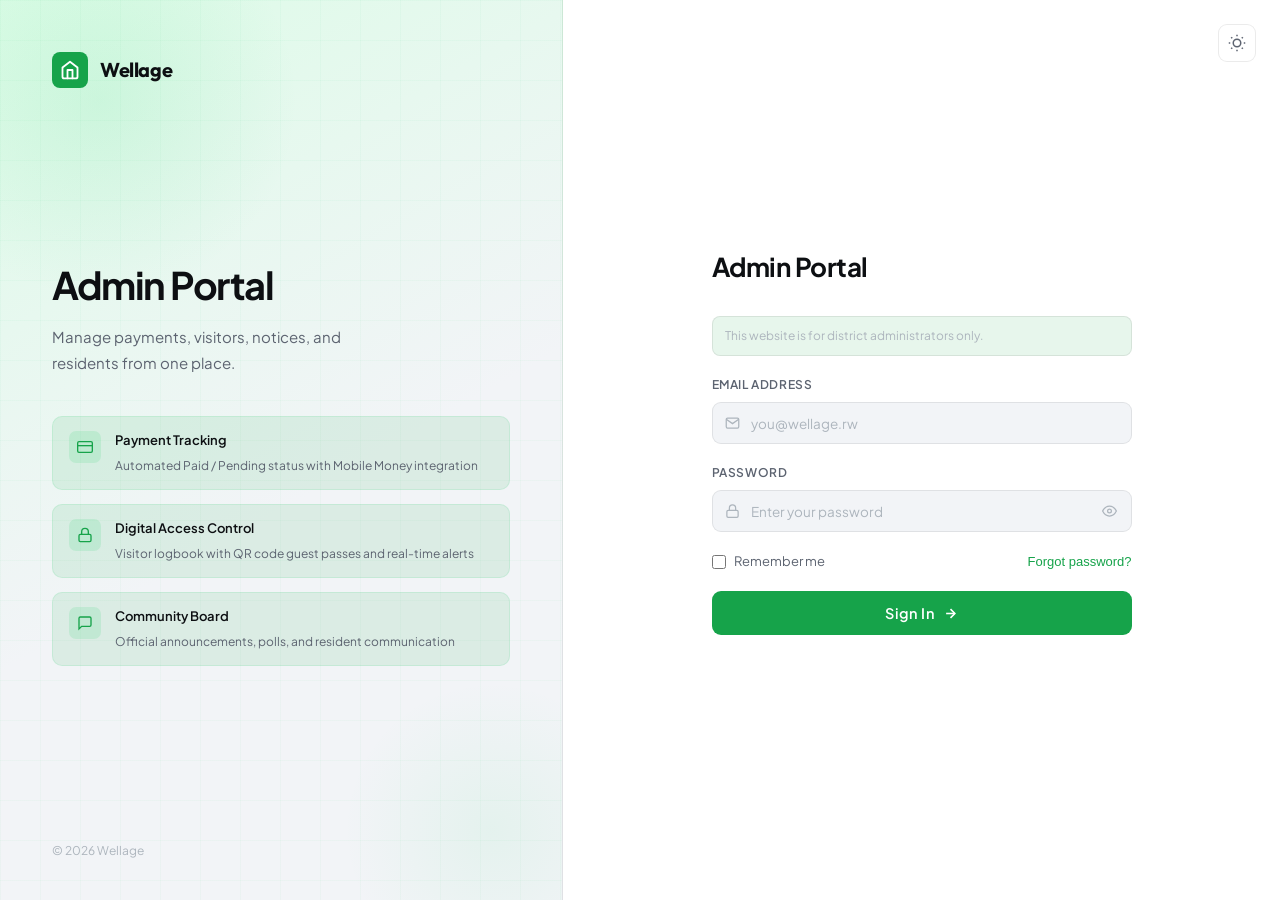
<file: index.html>
<!DOCTYPE html>
<html lang="en" data-theme="light">
<head>
<meta charset="UTF-8">
<meta name="viewport" content="width=device-width, initial-scale=1.0">
<title>Wellage Admin — Smart District Management</title>
<link href="https://fonts.googleapis.com/css2?family=DM+Serif+Display:ital@0;1&family=DM+Sans:ital,opsz,wght@0,9..40,300;0,9..40,400;0,9..40,500;0,9..40,600;0,9..40,700;1,9..40,400&family=Plus+Jakarta+Sans:wght@400;500;600;700&family=Outfit:wght@600;700&display=swap" rel="stylesheet">
<link rel="stylesheet" href="css/styles.css">
</head>
<body>
<!-- ─── THEME TOGGLE (global) ─────────────────────── -->
<button class="theme-btn" onclick="toggleTheme()" id="themeBtn" aria-label="Toggle theme">
  <svg id="themeIcon" viewBox="0 0 24 24" fill="none" stroke="currentColor" stroke-width="2">
    <circle cx="12" cy="12" r="5"/><line x1="12" y1="1" x2="12" y2="3"/><line x1="12" y1="21" x2="12" y2="23"/>
    <line x1="4.22" y1="4.22" x2="5.64" y2="5.64"/><line x1="18.36" y1="18.36" x2="19.78" y2="19.78"/>
    <line x1="1" y1="12" x2="3" y2="12"/><line x1="21" y1="12" x2="23" y2="12"/>
    <line x1="4.22" y1="19.78" x2="5.64" y2="18.36"/><line x1="18.36" y1="5.64" x2="19.78" y2="4.22"/>
  </svg>
</button>

<!-- ════════════════════════════════════════════════════
     AUTH VIEW
════════════════════════════════════════════════════ -->
<div id="authView">
  <div class="auth-wrap">

    <!-- SIDE PANEL -->
    <div class="auth-side">
      <div class="auth-side-grid"></div>

      <div class="side-logo">
        <div class="logo-icon" aria-hidden="true">
          <svg viewBox="0 0 24 24" fill="none" stroke="currentColor" stroke-width="2.2" stroke-linecap="round" stroke-linejoin="round">
            <path d="M3 9l9-7 9 7v11a2 2 0 0 1-2 2H5a2 2 0 0 1-2-2z"></path>
            <polyline points="9 22 9 12 15 12 15 22"></polyline>
          </svg>
        </div>
        <div class="logo-text">Wellage</div>
      </div>

        <div class="side-body">
        <h1 class="side-headline">Admin Portal</h1>
        <p class="side-desc">Manage payments, visitors, notices, and residents from one place.</p>

        <div class="feature-list">
          <div class="feature-item">
            <div class="feature-icon">
              <svg viewBox="0 0 24 24" fill="none" stroke="currentColor" stroke-width="2"><rect x="1" y="4" width="22" height="16" rx="2"/><line x1="1" y1="10" x2="23" y2="10"/></svg>
            </div>
            <div class="feature-text">
              <strong>Payment Tracking</strong>
              <span>Automated Paid / Pending status with Mobile Money integration</span>
            </div>
          </div>
          <div class="feature-item">
            <div class="feature-icon">
              <svg viewBox="0 0 24 24" fill="none" stroke="currentColor" stroke-width="2"><rect x="3" y="11" width="18" height="11" rx="2"/><path d="M7 11V7a5 5 0 0 1 10 0v4"/></svg>
            </div>
            <div class="feature-text">
              <strong>Digital Access Control</strong>
              <span>Visitor logbook with QR code guest passes and real-time alerts</span>
            </div>
          </div>
          <div class="feature-item">
            <div class="feature-icon">
              <svg viewBox="0 0 24 24" fill="none" stroke="currentColor" stroke-width="2"><path d="M21 15a2 2 0 0 1-2 2H7l-4 4V5a2 2 0 0 1 2-2h14a2 2 0 0 1 2 2z"/></svg>
            </div>
            <div class="feature-text">
              <strong>Community Board</strong>
              <span>Official announcements, polls, and resident communication</span>
            </div>
          </div>
        </div>
      </div>

      <div class="side-footer">© 2026 Wellage</div>
    </div>

    <!-- FORM PANEL -->
    <div class="auth-main">

      <!-- LOGIN FORM (Admin only — residents & security use the app) -->
      <div class="form-box" id="loginBox">
        <div class="form-head">
          <h2 class="form-title">Admin Portal</h2>
          <!-- <p class="form-subtitle">Sign in to manage your district. Residents and security staff use the Wellage app.</p> -->
        </div>
        <p class="admin-only-note">This website is for district administrators only.</p>

        <div class="field">
          <label>Email address</label>
          <div class="input-wrap">
            <svg class="field-icon" viewBox="0 0 24 24" fill="none" stroke="currentColor" stroke-width="2"><path d="M4 4h16c1.1 0 2 .9 2 2v12c0 1.1-.9 2-2 2H4c-1.1 0-2-.9-2-2V6c0-1.1.9-2 2-2z"/><polyline points="22,6 12,13 2,6"/></svg>
            <input type="email" id="loginEmail" placeholder="you@wellage.rw">
          </div>
        </div>

        <div class="field">
          <label>Password</label>
          <div class="input-wrap">
            <svg class="field-icon" viewBox="0 0 24 24" fill="none" stroke="currentColor" stroke-width="2"><rect x="3" y="11" width="18" height="11" rx="2"/><path d="M7 11V7a5 5 0 0 1 10 0v4"/></svg>
            <input type="password" id="loginPassword" placeholder="Enter your password">
            <button class="pass-eye" onclick="togglePwd('loginPassword', this)" aria-label="Toggle password">
              <svg viewBox="0 0 24 24" fill="none" stroke="currentColor" stroke-width="2"><path d="M1 12s4-8 11-8 11 8 11 8-4 8-11 8-11-8-11-8z"/><circle cx="12" cy="12" r="3"/></svg>
            </button>
          </div>
        </div>

        <div class="form-row-meta">
          <label class="check-label">
            <input type="checkbox"> Remember me
          </label>
          <button class="link-text">Forgot password?</button>
        </div>

        <button class="btn-submit" onclick="handleLogin()">
          Sign In
          <svg viewBox="0 0 24 24" fill="none" stroke="currentColor" stroke-width="2.5"><line x1="5" y1="12" x2="19" y2="12"/><polyline points="12 5 19 12 12 19"/></svg>
        </button>

        <!-- <div class="switch-row switch-row-muted">
          Residents and security: use the <a href="app/index.html" class="link-app">Wellage app</a>.
        </div> -->
      </div>

      <!-- SIGNUP FORM (hidden on web — app only) -->
      <div class="form-box hidden" id="signupBox">
        <div class="form-head">
          <h2 class="form-title">Join Wellage</h2>
          <p class="form-subtitle">Create your resident account</p>
        </div>

        <div class="role-tabs" id="signupRoleTabs">
          <button class="role-tab active" onclick="selectRole(this, 'signupRoleTabs')">Resident</button>
          <button class="role-tab" onclick="selectRole(this, 'signupRoleTabs')">Security</button>
          <button class="role-tab" onclick="selectRole(this, 'signupRoleTabs')">Admin</button>
        </div>

        <div class="row2">
          <div class="field">
            <label>First Name</label>
            <div class="input-wrap">
              <svg class="field-icon" viewBox="0 0 24 24" fill="none" stroke="currentColor" stroke-width="2"><path d="M20 21v-2a4 4 0 0 0-4-4H8a4 4 0 0 0-4 4v2"/><circle cx="12" cy="7" r="4"/></svg>
              <input type="text" id="signupFirst" placeholder="First name">
            </div>
          </div>
          <div class="field">
            <label>Last Name</label>
            <div class="input-wrap">
              <svg class="field-icon" viewBox="0 0 24 24" fill="none" stroke="currentColor" stroke-width="2"><path d="M20 21v-2a4 4 0 0 0-4-4H8a4 4 0 0 0-4 4v2"/><circle cx="12" cy="7" r="4"/></svg>
              <input type="text" id="signupLast" placeholder="Last name">
            </div>
          </div>
        </div>

        <div class="field">
          <label>Email address</label>
          <div class="input-wrap">
            <svg class="field-icon" viewBox="0 0 24 24" fill="none" stroke="currentColor" stroke-width="2"><path d="M4 4h16c1.1 0 2 .9 2 2v12c0 1.1-.9 2-2 2H4c-1.1 0-2-.9-2-2V6c0-1.1.9-2 2-2z"/><polyline points="22,6 12,13 2,6"/></svg>
            <input type="email" id="signupEmail" placeholder="you@wellage.rw">
          </div>
        </div>

        <div class="field">
          <label>Phone Number</label>
          <div class="input-wrap">
            <svg class="field-icon" viewBox="0 0 24 24" fill="none" stroke="currentColor" stroke-width="2"><path d="M22 16.92v3a2 2 0 0 1-2.18 2 19.79 19.79 0 0 1-8.63-3.07A19.5 19.5 0 0 1 4.69 12 19.79 19.79 0 0 1 1.61 3.44 2 2 0 0 1 3.6 1.27h3a2 2 0 0 1 2 1.72c.127.96.361 1.903.7 2.81a2 2 0 0 1-.45 2.11L7.91 8.96a16 16 0 0 0 6.13 6.13l.95-.95a2 2 0 0 1 2.11-.45c.907.339 1.85.573 2.81.7A2 2 0 0 1 22 16.92z"/></svg>
            <input type="text" id="signupPhone" placeholder="+250 7XX XXX XXX">
          </div>
        </div>

        <div class="field">
          <label>House / Unit Number</label>
          <div class="input-wrap">
            <svg class="field-icon" viewBox="0 0 24 24" fill="none" stroke="currentColor" stroke-width="2"><path d="M3 9l9-7 9 7v11a2 2 0 01-2 2H5a2 2 0 01-2-2z"/><polyline points="9 22 9 12 15 12 15 22"/></svg>
            <input type="text" id="signupHouse" placeholder="e.g. A-12">
          </div>
        </div>

        <div class="field">
          <label>Password</label>
          <div class="input-wrap">
            <svg class="field-icon" viewBox="0 0 24 24" fill="none" stroke="currentColor" stroke-width="2"><rect x="3" y="11" width="18" height="11" rx="2"/><path d="M7 11V7a5 5 0 0 1 10 0v4"/></svg>
            <input type="password" id="signupPassword" placeholder="Create a strong password">
            <button class="pass-eye" onclick="togglePwd('signupPassword', this)" aria-label="Toggle password">
              <svg viewBox="0 0 24 24" fill="none" stroke="currentColor" stroke-width="2"><path d="M1 12s4-8 11-8 11 8 11 8-4 8-11 8-11-8-11-8z"/><circle cx="12" cy="12" r="3"/></svg>
            </button>
          </div>
        </div>

        <div class="field">
          <label>Confirm Password</label>
          <div class="input-wrap">
            <svg class="field-icon" viewBox="0 0 24 24" fill="none" stroke="currentColor" stroke-width="2"><rect x="3" y="11" width="18" height="11" rx="2"/><path d="M7 11V7a5 5 0 0 1 10 0v4"/></svg>
            <input type="password" id="signupConfirm" placeholder="Repeat password">
          </div>
          <p class="err-msg hidden" id="pwdErr">Passwords do not match.</p>
        </div>

        <button class="btn-submit" onclick="handleSignup()" style="margin-top:8px;">
          Create Account
          <svg viewBox="0 0 24 24" fill="none" stroke="currentColor" stroke-width="2.5"><line x1="5" y1="12" x2="19" y2="12"/><polyline points="12 5 19 12 12 19"/></svg>
        </button>

        <div class="switch-row">
          Already have an account? <button class="link-text" onclick="showForm('login')">Sign in</button>
        </div>
      </div>

    </div>
  </div>
</div>

<!-- ════════════════════════════════════════════════════
     APP VIEW
════════════════════════════════════════════════════ -->
<div id="appView" class="hidden">
  <div class="layout">

    <!-- SIDEBAR -->
    <aside class="sidebar">
      <div class="sidebar-brand">
        <div class="brand-ic">
          <svg viewBox="0 0 24 24" fill="none" stroke="currentColor" stroke-width="2.2" stroke-linecap="round" stroke-linejoin="round"><path d="M3 9l9-7 9 7v11a2 2 0 0 1-2 2H5a2 2 0 0 1-2-2z"/><polyline points="9 22 9 12 15 12 15 22"/></svg>
        </div>
        <span class="brand-name">Wellage</span>
      </div>

      <nav class="sidebar-nav">
        <div class="nav-section-lbl">Main</div>
        <div class="nav-item sb-nav-item active" onclick="navTo('dashboard', this)">
          <svg viewBox="0 0 24 24" fill="none" stroke="currentColor" stroke-width="2" stroke-linecap="round"><rect x="3" y="3" width="7" height="7" rx="1"/><rect x="14" y="3" width="7" height="7" rx="1"/><rect x="3" y="14" width="7" height="7" rx="1"/><rect x="14" y="14" width="7" height="7" rx="1"/></svg>
          <span>Overview</span>
        </div>
        <div class="nav-item sb-nav-item" onclick="navTo('payments', this)">
          <svg viewBox="0 0 24 24" fill="none" stroke="currentColor" stroke-width="2" stroke-linecap="round"><rect x="2" y="5" width="20" height="14" rx="2"/><line x1="2" y1="10" x2="22" y2="10"/></svg>
          <span>Payments</span>
          <span class="nav-badge" id="nav-badge-payments">3</span>
        </div>
        <div class="nav-item sb-nav-item" onclick="navTo('visitors', this)">
          <svg viewBox="0 0 24 24" fill="none" stroke="currentColor" stroke-width="2" stroke-linecap="round"><path d="M17 21v-2a4 4 0 0 0-4-4H5a4 4 0 0 0-4 4v2"/><circle cx="9" cy="7" r="4"/><path d="M23 21v-2a4 4 0 0 0-3-3.87"/><path d="M16 3.13a4 4 0 0 1 0 7.75"/></svg>
          <span>Visitors</span>
        </div>
        <div class="nav-item sb-nav-item" onclick="navTo('notices', this)">
          <svg viewBox="0 0 24 24" fill="none" stroke="currentColor" stroke-width="2" stroke-linecap="round"><path d="M21 15a2 2 0 0 1-2 2H7l-4 4V5a2 2 0 0 1 2-2h14a2 2 0 0 1 2 2z"/></svg>
          <span>Notices</span>
          <span class="nav-badge" id="nav-badge-notices">4</span>
        </div>
        <div class="nav-item sb-nav-item" onclick="navTo('residents', this)">
          <svg viewBox="0 0 24 24" fill="none" stroke="currentColor" stroke-width="2" stroke-linecap="round"><path d="M20 21v-2a4 4 0 0 0-4-4H8a4 4 0 0 0-4 4v2"/><circle cx="12" cy="7" r="4"/></svg>
          <span>Residents</span>
        </div>
        <div class="nav-item sb-nav-item" onclick="navTo('incidents', this)" id="nav-incidents">
          <svg viewBox="0 0 24 24" fill="none" stroke="currentColor" stroke-width="2" stroke-linecap="round" stroke-linejoin="round"><path d="M10.29 3.86L1.82 18a2 2 0 0 0 1.71 3h16.94a2 2 0 0 0 1.71-3L13.71 3.86a2 2 0 0 0-3.42 0z"/><line x1="12" y1="9" x2="12" y2="13"/><line x1="12" y1="17" x2="12.01" y2="17"/></svg>
          <span>Incidents</span>
          <span class="nav-badge nav-badge-red hidden" id="nav-badge-incidents"></span>
        </div>
      </nav>

      <div class="sidebar-footer">
        <div class="user-row">
          <div class="user-av" id="userAvatar">BE</div>
          <div class="user-info">
            <div class="user-name" id="userName">belyse_intwaza</div>
            <div class="user-role" id="userRole">Admin</div>
          </div>
        </div>
        <button type="button" class="signout-btn" onclick="logout()">
          <svg viewBox="0 0 24 24" fill="none" stroke="currentColor" stroke-width="2" stroke-linecap="round"><path d="M9 21H5a2 2 0 0 1-2-2V5a2 2 0 0 1 2-2h4"/><polyline points="16 17 21 12 16 7"/><line x1="21" y1="12" x2="9" y2="12"/></svg>
          Sign out
        </button>
      </div>
    </aside>

    <!-- MAIN -->
    <div class="main">
      <header class="topbar">
          <div class="topbar-left">
            <div class="topbar-page" id="pageTitle">Overview</div>
            <div class="topbar-date" id="pageSubtitle">Monday, 9 March 2026</div>
          </div>
        <div class="topbar-right">
          <button type="button" class="topbar-btn topbar-btn--icon" title="Notifications">
            <svg class="topbar-icon topbar-icon--bell" viewBox="0 0 24 24" fill="none" stroke="currentColor" stroke-width="1.5" stroke-linecap="round" stroke-linejoin="round"><path d="M18 8A6 6 0 0 0 6 8c0 7-3 9-3 9h18s-3-2-3-9"/><path d="M13.73 21a2 2 0 0 1-3.46 0"/></svg>
            <span class="notif-dot"></span>
          </button>
          <button type="button" class="topbar-btn topbar-btn--icon" onclick="toggleTheme()" title="Toggle theme" aria-label="Toggle theme">
            <svg class="theme-icon topbar-icon topbar-icon--sun" viewBox="0 0 24 24" fill="none" stroke="currentColor" stroke-width="1.5" stroke-linecap="round" stroke-linejoin="round"><circle cx="12" cy="12" r="5"/><line x1="12" y1="1" x2="12" y2="3"/><line x1="12" y1="21" x2="12" y2="23"/><line x1="4.22" y1="4.22" x2="5.64" y2="5.64"/><line x1="18.36" y1="18.36" x2="19.78" y2="19.78"/><line x1="1" y1="12" x2="3" y2="12"/><line x1="21" y1="12" x2="23" y2="12"/><line x1="4.22" y1="19.78" x2="5.64" y2="18.36"/><line x1="18.36" y1="5.64" x2="19.78" y2="4.22"/></svg>
          </button>
          </div>
        </header>

      <div class="content">
      <!-- DASHBOARD PAGE -->
      <section class="page active" id="page-dashboard">

        <!-- Emergency Alert -->
        <!-- Active emergency alerts — hidden when none active -->
        <div class="web-emergency-wrap hidden" id="webEmergencyWrap">
          <div class="web-emergency-list" id="webEmergencyList"></div>
        </div>

        <!-- Emergency compose modal -->
        <div class="web-emergency-modal-bg hidden" id="webEmergencyModalBg" onclick="if(event.target===this)closeWebEmergencyModal()">
          <div class="web-emergency-modal">
            <div class="web-emergency-modal-head">
              <div class="web-emergency-modal-icon">
                <svg viewBox="0 0 24 24" fill="none" stroke="currentColor" stroke-width="2.5" stroke-linecap="round" stroke-linejoin="round"><path d="M10.29 3.86L1.82 18a2 2 0 0 0 1.71 3h16.94a2 2 0 0 0 1.71-3L13.71 3.86a2 2 0 0 0-3.42 0z"/><line x1="12" y1="9" x2="12" y2="13"/><line x1="12" y1="17" x2="12.01" y2="17"/></svg>
              </div>
              <div>
                <div class="web-emergency-modal-title">Send Emergency Alert</div>
                <div class="web-emergency-modal-sub">This will notify all residents and security immediately.</div>
              </div>
              <button type="button" class="web-emergency-modal-close" onclick="closeWebEmergencyModal()">
                <svg viewBox="0 0 24 24" fill="none" stroke="currentColor" stroke-width="2.5"><line x1="18" y1="6" x2="6" y2="18"/><line x1="6" y1="6" x2="18" y2="18"/></svg>
              </button>
            </div>
            <div class="web-emergency-modal-body">
              <div class="web-emergency-type-label">Alert type</div>
              <div class="web-emergency-type-grid" id="webEmergencyTypeGrid">
                <button type="button" class="web-emergency-type-btn active" onclick="selectWebEmergencyType(this)" data-type="Security Threat">
                  <svg viewBox="0 0 24 24" fill="none" stroke="currentColor" stroke-width="2"><path d="M12 22s8-4 8-10V5l-8-3-8 3v7c0 6 8 10 8 10z"/></svg>
                  Security Threat
                </button>
                <button type="button" class="web-emergency-type-btn" onclick="selectWebEmergencyType(this)" data-type="Fire">
                  <svg viewBox="0 0 24 24" fill="none" stroke="currentColor" stroke-width="2"><path d="M8.5 14.5A2.5 2.5 0 0 0 11 12c0-1.38-.5-2-1-3-1.072-2.143-.224-4.054 2-6 .5 2.5 2 4.9 4 6.5 2 1.6 3 3.5 3 5.5a7 7 0 1 1-14 0c0-1.153.433-2.294 1-3a2.5 2.5 0 0 0 2.5 2.5z"/></svg>
                  Fire
                </button>
                <button type="button" class="web-emergency-type-btn" onclick="selectWebEmergencyType(this)" data-type="Accident">
                  <svg viewBox="0 0 24 24" fill="none" stroke="currentColor" stroke-width="2"><circle cx="12" cy="12" r="10"/><line x1="12" y1="8" x2="12" y2="12"/><line x1="12" y1="16" x2="12.01" y2="16"/></svg>
                  Accident
                </button>
                <button type="button" class="web-emergency-type-btn" onclick="selectWebEmergencyType(this)" data-type="Other">
                  <svg viewBox="0 0 24 24" fill="none" stroke="currentColor" stroke-width="2"><circle cx="12" cy="12" r="10"/><path d="M9.09 9a3 3 0 0 1 5.83 1c0 2-3 3-3 3"/><line x1="12" y1="17" x2="12.01" y2="17"/></svg>
                  Other
                </button>
              </div>
              <div class="web-emergency-type-label" style="margin-top:16px">Message <span style="font-weight:400;color:var(--text-muted)">(optional)</span></div>
              <textarea class="web-emergency-textarea" id="webEmergencyMsg" placeholder="Describe the situation…" rows="3"></textarea>
            </div>
            <div class="web-emergency-modal-foot">
              <button type="button" class="web-emergency-cancel-btn" onclick="closeWebEmergencyModal()">Cancel</button>
              <button type="button" class="web-emergency-confirm-btn" onclick="sendWebEmergencyAlert()">
                <svg viewBox="0 0 24 24" fill="none" stroke="currentColor" stroke-width="2.5" stroke-linecap="round"><path d="M10.29 3.86L1.82 18a2 2 0 0 0 1.71 3h16.94a2 2 0 0 0 1.71-3L13.71 3.86a2 2 0 0 0-3.42 0z"/></svg>
                Send Alert
              </button>
            </div>
          </div>
        </div>

        <div class="sec-lbl">Needs your attention</div>
        <div class="attention-grid">
          <div class="attention-card" onclick="navTo('payments', null)">
            <div class="attention-ic pay">
              <svg viewBox="0 0 24 24" fill="none" stroke="currentColor" stroke-width="2" stroke-linecap="round"><rect x="2" y="5" width="20" height="14" rx="2"/><line x1="2" y1="10" x2="22" y2="10"/></svg>
            </div>
            <div class="attention-body">
              <div class="attention-title">Payments to approve</div>
              <div class="attention-sub">3 pending · 3 overdue</div>
            </div>
            <div class="attention-arr">
              <svg viewBox="0 0 24 24" fill="none" stroke="currentColor" stroke-width="2" stroke-linecap="round"><polyline points="9 18 15 12 9 6"/></svg>
            </div>
          </div>
          <div class="attention-card" onclick="navTo('residents', null)">
            <div class="attention-ic res">
              <svg viewBox="0 0 24 24" fill="none" stroke="currentColor" stroke-width="2" stroke-linecap="round"><path d="M20 21v-2a4 4 0 0 0-4-4H8a4 4 0 0 0-4 4v2"/><circle cx="12" cy="7" r="4"/></svg>
            </div>
            <div class="attention-body">
              <div class="attention-title">New resident signups</div>
              <div class="attention-sub" id="dashboard-pending-residents-count">0 requests</div>
            </div>
            <div class="attention-arr">
              <svg viewBox="0 0 24 24" fill="none" stroke="currentColor" stroke-width="2" stroke-linecap="round"><polyline points="9 18 15 12 9 6"/></svg>
            </div>
          </div>
        </div>

        <div class="stats-grid">
          <div class="stat-card">
            <div class="stat-lbl">Total residents</div>
            <div class="stat-val">48</div>
            <div class="stat-sub">All units registered</div>
          </div>
          <div class="stat-card">
            <div class="stat-lbl">Paid this month</div>
            <div class="stat-val green">39</div>
            <div class="stat-sub">81.2% collection</div>
          </div>
          <div class="stat-card">
            <div class="stat-lbl">Pending</div>
            <div class="stat-val amber">9</div>
            <div class="stat-sub red">3 overdue</div>
          </div>
          <div class="stat-card">
            <div class="stat-lbl">Visitors today</div>
            <div class="stat-val">14</div>
            <div class="stat-sub">3 on-site</div>
          </div>
        </div>

        <div class="bottom-grid">
          <div class="card">
            <div class="card-head">
              <span class="card-title">Recent payments</span>
              <span class="card-link" onclick="navTo('payments', null)">View all</span>
            </div>
            <table>
              <thead>
                <tr><th>Resident</th><th>Unit</th><th>Amount</th><th>Status</th></tr>
              </thead>
              <tbody>
                <tr onclick="navTo('payments', null)"><td class="name">Kamana Eric</td><td class="unit">B-04</td><td class="amount">25,000 RWF</td><td><span class="status-chip paid">Paid</span></td></tr>
                <tr onclick="navTo('payments', null)"><td class="name">Uwase Claire</td><td class="unit">A-08</td><td class="amount">25,000 RWF</td><td><span class="status-chip pending">Pending</span></td></tr>
                <tr onclick="navTo('payments', null)"><td class="name">Mugisha Patrick</td><td class="unit">A-03</td><td class="amount">25,000 RWF</td><td><span class="status-chip overdue">Overdue</span></td></tr>
                <tr onclick="navTo('payments', null)"><td class="name">Cyiza Vestine</td><td class="unit">D-07</td><td class="amount">25,000 RWF</td><td><span class="status-chip paid">Paid</span></td></tr>
                <tr onclick="navTo('payments', null)"><td class="name">Ndayisaba Théo</td><td class="unit">C-02</td><td class="amount">25,000 RWF</td><td><span class="status-chip paid">Paid</span></td></tr>
              </tbody>
            </table>
          </div>
          <div class="card">
            <div class="card-head">
              <span class="card-title">Activity</span>
              <span class="card-link">See all</span>
            </div>
            <div class="activity-list">
              <div class="activity-item">
                <span class="activity-dot green"></span>
                <span class="activity-text"><strong>Kamana Eric</strong> submitted payment for March</span>
                <span class="activity-time">9:42 AM</span>
              </div>
              <div class="activity-item">
                <span class="activity-dot blue"></span>
                <span class="activity-text">Visitor <strong>Diane M.</strong> checked in — C-02</span>
                <span class="activity-time">9:17 AM</span>
              </div>
              <div class="activity-item">
                <span class="activity-dot amber"></span>
                <span class="activity-text">Notice: <strong>Water maintenance Friday</strong> published</span>
                <span class="activity-time">8:55 AM</span>
              </div>
              <div class="activity-item">
                <span class="activity-dot red"></span>
                <span class="activity-text"><strong>Mugisha Patrick</strong> payment overdue</span>
                <span class="activity-time">8:30 AM</span>
              </div>
              <div class="activity-item">
                <span class="activity-dot green"></span>
                <span class="activity-text"><strong>Cyiza Vestine</strong> submitted payment for March</span>
                <span class="activity-time">8:12 AM</span>
              </div>
              <div class="activity-item">
                <span class="activity-dot blue"></span>
                <span class="activity-text">Visitor <strong>Jean Paul K.</strong> checked out — A-12</span>
                <span class="activity-time">7:58 AM</span>
              </div>
            </div>
          </div>
        </div>
      </section>

      <!-- ─── PAYMENTS PAGE ──────────────────────────── -->
      <section class="page" id="page-payments">
        <div class="stat-strip">
          <div class="stat-card"><div class="stat-lbl">Collected this month</div><div class="stat-val green" id="s-collected">975,000 RWF</div><div class="stat-sub green" id="s-collected-sub">39 residents</div></div>
          <div class="stat-card"><div class="stat-lbl">Pending</div><div class="stat-val amber" id="s-pending">6</div><div class="stat-sub amber" id="p-pending-amt">—</div></div>
          <div class="stat-card"><div class="stat-lbl">Overdue</div><div class="stat-val red" id="s-overdue">3</div><div class="stat-sub red" id="p-overdue-amt">—</div></div>
          <div class="stat-card"><div class="stat-lbl">Collection rate</div><div class="stat-val" id="s-rate">81.2%</div><div class="stat-sub">48 total residents</div></div>
        </div>

        <div class="toolbar">
          <div class="search-wrap">
            <svg viewBox="0 0 24 24" fill="none" stroke="currentColor" stroke-width="2" stroke-linecap="round"><circle cx="11" cy="11" r="8"/><line x1="21" y1="21" x2="16.65" y2="16.65"/></svg>
            <input type="text" id="search-inp" placeholder="Search resident or unit…" oninput="applyPaymentsFilters()"/>
          </div>
          <select class="filter-select" id="status-filter" onchange="applyPaymentsFilters()">
            <option value="">All Status</option>
            <option value="paid">Paid</option>
            <option value="pending">Pending</option>
            <option value="overdue">Overdue</option>
          </select>
          <select class="month-select" id="month-filter" onchange="applyPaymentsFilters()">
            <option value="March 2026">March 2026</option>
            <option value="February 2026">February 2026</option>
            <option value="January 2026">January 2026</option>
          </select>
          <div class="spacer"></div>
          <button class="record-btn" onclick="openPaymentModal()">
            <svg viewBox="0 0 24 24" fill="none" stroke="currentColor" stroke-width="2.5" stroke-linecap="round"><line x1="12" y1="5" x2="12" y2="19"/><line x1="5" y1="12" x2="19" y2="12"/></svg>
            Record Payment
          </button>
        </div>

        <div class="card">
          <div class="card-head">
            <span class="card-title" id="table-title">Payment Records — March 2026</span>
            <span class="card-meta" id="table-meta">48 residents</span>
          </div>
          <div class="table-wrap">
            <table>
              <thead>
                <tr>
                  <th onclick="sortPaymentsTable('name')">Resident</th>
                  <th onclick="sortPaymentsTable('unit')">Unit</th>
                  <th>Service</th>
                  <th onclick="sortPaymentsTable('amount')">Amount</th>
                  <th onclick="sortPaymentsTable('date')">Date</th>
                  <th onclick="sortPaymentsTable('status')">Status</th>
                  <th style="width:44px"></th>
                </tr>
              </thead>
              <tbody id="table-body"></tbody>
            </table>
            <div id="payments-empty-state" class="empty-state" style="display:none">
              <svg viewBox="0 0 24 24" fill="none" stroke="currentColor" stroke-width="1.5"><circle cx="11" cy="11" r="8"/><line x1="21" y1="21" x2="16.65" y2="16.65"/></svg>
              <p>No results found</p>
              <span>Try adjusting your search or filters</span>
            </div>
          </div>
        </div>
      </section>

      <!-- ─── VISITORS PAGE ──────────────────────────── -->
      <section class="page" id="page-visitors">
        <div class="stat-strip">
          <div class="stat-card">
            <div class="stat-lbl">On-site now</div>
            <div class="stat-val green" id="vis-s-onsite">3</div>
            <div class="stat-sub green">Active visitors</div>
          </div>
          <div class="stat-card">
            <div class="stat-lbl">Total today</div>
            <div class="stat-val" id="vis-s-today">14</div>
            <div class="stat-sub">All check-ins</div>
          </div>
          <div class="stat-card">
            <div class="stat-lbl">Checked out</div>
            <div class="stat-val" id="vis-s-left">11</div>
            <div class="stat-sub">Departed today</div>
          </div>
          <div class="stat-card">
            <div class="stat-lbl">Avg. visit duration</div>
            <div class="stat-val" id="vis-s-avg">1h 42m</div>
            <div class="stat-sub">Today's average</div>
          </div>
        </div>

        <div class="toolbar">
          <div class="search-wrap">
            <svg viewBox="0 0 24 24" fill="none" stroke="currentColor" stroke-width="2" stroke-linecap="round"><circle cx="11" cy="11" r="8"/><line x1="21" y1="21" x2="16.65" y2="16.65"/></svg>
            <input type="text" id="vis-search" placeholder="Search visitor or unit…" oninput="applyVisitorFilters()">
          </div>
          <select class="filter-select" id="vis-status-filter" onchange="applyVisitorFilters()">
            <option value="">All Status</option>
            <option value="onsite">On-site</option>
            <option value="left">Left</option>
          </select>
          <div class="spacer"></div>
          <button class="record-btn outline" onclick="openWebQRModal()">
            <svg viewBox="0 0 24 24" fill="none" stroke="currentColor" stroke-width="2" stroke-linecap="round"><rect x="3" y="3" width="7" height="7"/><rect x="14" y="3" width="7" height="7"/><rect x="3" y="14" width="7" height="7"/><rect x="14" y="14" width="3" height="3"/></svg>
            Share QR
          </button>
          <button class="record-btn" onclick="openVisitorModal()">
            <svg viewBox="0 0 24 24" fill="none" stroke="currentColor" stroke-width="2.5" stroke-linecap="round"><line x1="12" y1="5" x2="12" y2="19"/><line x1="5" y1="12" x2="19" y2="12"/></svg>
            Check In Visitor
          </button>
        </div>

        <div class="visitors-grid">
          <!-- Logbook table -->
          <div class="card">
            <div class="card-head">
              <span class="card-title" id="vis-table-title">Visitor Logbook — Today</span>
              <span class="card-meta" id="vis-table-meta">14 entries</span>
            </div>
            <div class="table-wrap">
              <table>
                <thead>
                <tr>
                  <th>Host</th>
                  <th>Phone</th>
                  <th>Vehicle</th>
                  <th>Unit</th>
                  <th>Check In</th>
                  <th>Check Out</th>
                  <th>Status</th>
                  <th style="width:40px"></th>
                </tr>
                </thead>
                <tbody id="vis-table-body"></tbody>
              </table>
              <div id="vis-empty-state" class="empty-state" style="display:none">
                <svg viewBox="0 0 24 24" fill="none" stroke="currentColor" stroke-width="1.5"><path d="M17 21v-2a4 4 0 0 0-4-4H5a4 4 0 0 0-4 4v2"/><circle cx="9" cy="7" r="4"/></svg>
                <p>No visitors found</p>
                <span>Try adjusting your filters</span>
              </div>
            </div>
          </div>

          <!-- Side panel -->
          <div class="side-panel">
            <div class="live-card">
              <div class="live-card-top">
                <span class="live-label">Live — On-site now</span>
                <span class="live-dot"></span>
              </div>
              <div class="live-count" id="vis-live-count">3</div>
              <div class="live-sub">visitors currently inside</div>
            </div>

            <div class="card">
              <div class="card-head">
                <span class="card-title">Today's summary</span>
              </div>
              <div class="summary-card summary-card-inner">
                <div class="summary-row">
                  <span class="summary-key">
                    <svg viewBox="0 0 24 24" fill="none" stroke="currentColor" stroke-width="2" stroke-linecap="round"><path d="M15 3h4a2 2 0 0 1 2 2v14a2 2 0 0 1-2 2h-4"/><polyline points="10 17 15 12 10 7"/><line x1="15" y1="12" x2="3" y2="12"/></svg>
                    Check-ins
                  </span>
                  <span class="summary-val" id="vis-sum-checkins">14</span>
                </div>
                <div class="summary-row">
                  <span class="summary-key">
                    <svg viewBox="0 0 24 24" fill="none" stroke="currentColor" stroke-width="2" stroke-linecap="round"><path d="M9 21H5a2 2 0 0 1-2-2V5a2 2 0 0 1 2-2h4"/><polyline points="16 17 21 12 16 7"/><line x1="21" y1="12" x2="9" y2="12"/></svg>
                    Check-outs
                  </span>
                  <span class="summary-val" id="vis-sum-checkouts">11</span>
                </div>
                <div class="summary-row">
                  <span class="summary-key">
                    <svg viewBox="0 0 24 24" fill="none" stroke="currentColor" stroke-width="2" stroke-linecap="round"><rect x="3" y="11" width="18" height="11" rx="2"/><path d="M7 11V7a5 5 0 0 1 10 0v4"/></svg>
                    Most visited unit
                  </span>
                  <span class="summary-val" id="vis-most-unit">C-02</span>
                </div>
                <div class="summary-row">
                  <span class="summary-key">
                    <svg viewBox="0 0 24 24" fill="none" stroke="currentColor" stroke-width="2" stroke-linecap="round"><circle cx="12" cy="12" r="10"/><polyline points="12 6 12 12 16 14"/></svg>
                    Peak hour
                  </span>
                  <span class="summary-val" id="vis-peak-hour">9–10 AM</span>
                </div>
              </div>
            </div>
          </div>
        </div>
      </section>

      <!-- Visitors: Check-in Modal -->
      <div class="modal-bg visitor-modal-bg" id="visitor-modal-bg" onclick="closeVisitorModal()">
        <div class="modal visitor-modal" onclick="event.stopPropagation()">
          <div class="modal-head">
            <div>
              <div class="modal-title">Check In Visitor</div>
              <div class="modal-sub">Log a new visitor to the estate</div>
            </div>
            <button type="button" class="modal-cls" onclick="closeVisitorModal()">
              <svg viewBox="0 0 24 24" fill="none" stroke="currentColor" stroke-width="2.5" stroke-linecap="round"><line x1="18" y1="6" x2="6" y2="18"/><line x1="6" y1="6" x2="18" y2="18"/></svg>
            </button>
          </div>
          <div class="modal-body">
            <div class="field-row">
              <div class="field-group">
                <label class="field-lbl">Visitor name</label>
                <input class="field-inp" type="text" id="v-name" placeholder="Full name">
              </div>
              <div class="field-group">
                <label class="field-lbl">Host unit</label>
                <input class="field-inp" type="text" id="v-host" placeholder="e.g. A-12">
              </div>
            </div>
            <div class="field-row">
              <div class="field-group">
                <label class="field-lbl">Vehicle plate</label>
                <input class="field-inp" type="text" id="v-plate" placeholder="e.g. RAC 123A (optional)">
              </div>
              <div class="field-group">
                <label class="field-lbl">Phone number</label>
                <input class="field-inp" type="text" id="v-phone" placeholder="+250 7XX XXX XXX">
              </div>
            </div>
          </div>
          <div class="modal-footer">
            <button type="button" class="modal-cancel" onclick="closeVisitorModal()">Cancel</button>
            <button type="button" class="modal-submit" onclick="submitVisitorCheckin()">
              <svg viewBox="0 0 24 24" fill="none" stroke="currentColor" stroke-width="2.5" stroke-linecap="round"><path d="M15 3h4a2 2 0 0 1 2 2v14a2 2 0 0 1-2 2h-4"/><polyline points="10 17 15 12 10 7"/><line x1="15" y1="12" x2="3" y2="12"/></svg>
              Check In
            </button>
          </div>
        </div>
      </div>

      <!-- Web Resolve Incident modal -->
      <div class="web-emergency-modal-bg hidden" id="webResolveModalBg" onclick="if(event.target===this)closeWebResolveModal()">
        <div class="wli-modal" onclick="event.stopPropagation()">
          <div class="wli-head">
            <div class="wli-head-left">
              <div class="wli-title">Mark as Resolved</div>
              <div class="wli-sub">Confirm this incident has been handled.</div>
            </div>
            <button class="wli-cls" onclick="closeWebResolveModal()">
              <svg viewBox="0 0 24 24" fill="none" stroke="currentColor" stroke-width="2.5" stroke-linecap="round" width="15" height="15"><line x1="18" y1="6" x2="6" y2="18"/><line x1="6" y1="6" x2="18" y2="18"/></svg>
            </button>
          </div>
          <div class="wli-body">
            <div class="wli-field">
              <div class="wli-lbl">Resolution note <span class="wli-optional">Optional</span></div>
              <textarea class="wli-inp wli-textarea" id="webResolveNote" placeholder="How was the situation handled?" rows="3"></textarea>
            </div>
          </div>
          <div class="wli-footer">
            <button class="wli-cancel" onclick="closeWebResolveModal()">Cancel</button>
            <button class="wli-submit" onclick="submitWebResolve()">
              <svg viewBox="0 0 24 24" fill="none" stroke="currentColor" stroke-width="2.5" stroke-linecap="round" width="14" height="14"><polyline points="20 6 9 17 4 12"/></svg>
              Confirm Resolved
            </button>
          </div>
        </div>
      </div>

      <!-- Web Share QR modal -->
      <div class="web-emergency-modal-bg hidden" id="webQRModalBg" onclick="if(event.target===this)closeWebQRModal()">
        <div class="wli-modal" onclick="event.stopPropagation()">
          <div class="wli-head">
            <div class="wli-head-left">
              <div class="wli-title">Gate QR Code</div>
              <div class="wli-sub">Share with a visitor to allow gate entry</div>
            </div>
            <button class="wli-cls" onclick="closeWebQRModal()">
              <svg viewBox="0 0 24 24" fill="none" stroke="currentColor" stroke-width="2.5" stroke-linecap="round" width="15" height="15"><line x1="18" y1="6" x2="6" y2="18"/><line x1="6" y1="6" x2="18" y2="18"/></svg>
            </button>
          </div>
          <div class="wli-body" style="align-items:center">
            <!-- QR card -->
            <div class="web-qr-card">
              <div class="web-qr-lbl">
                <svg viewBox="0 0 24 24" fill="none" stroke="currentColor" stroke-width="2" stroke-linecap="round" width="12" height="12"><path d="M3 9l9-7 9 7v11a2 2 0 01-2 2H5a2 2 0 01-2-2z"/></svg>
                <span id="webQrLabel">Urugo Estate · Gate Access</span>
              </div>
              <div class="web-qr-frame">
                <div id="webQRCode"></div>
              </div>
              <div class="web-qr-expiry">
                <span class="web-qr-dot"></span>
                Active · expires <span id="webQrExpiry">—</span>
              </div>
            </div>
            <!-- Unit field -->
            <div class="wli-field" style="width:100%">
              <div class="wli-lbl">For unit <span class="wli-optional">Optional</span></div>
              <input class="wli-inp" type="text" id="webQrUnit" placeholder="e.g. A-12 (leave blank for general)" oninput="refreshWebQR()"/>
            </div>
            <!-- Actions -->
            <div class="web-qr-actions">
              <button class="web-qr-share" onclick="shareWebQR()">
                <svg viewBox="0 0 24 24" fill="none" stroke="currentColor" stroke-width="2.5" stroke-linecap="round" width="13" height="13"><path d="M4 12v8a2 2 0 002 2h12a2 2 0 002-2v-8"/><polyline points="16 6 12 2 8 6"/><line x1="12" y1="2" x2="12" y2="15"/></svg>
                Share QR
              </button>
              <button class="web-qr-regen" onclick="refreshWebQR(true)">
                <svg viewBox="0 0 24 24" fill="none" stroke="currentColor" stroke-width="2" stroke-linecap="round" width="13" height="13"><polyline points="23 4 23 10 17 10"/><path d="M20.49 15a9 9 0 1 1-2.12-9.36L23 10"/></svg>
                New QR
              </button>
            </div>
          </div>
          <div class="wli-footer">
            <button class="wli-cancel" onclick="closeWebQRModal()">Close</button>
          </div>
        </div>
      </div>

      <!-- ─── NOTICES PAGE ───────────────────────────── -->
      <section class="page" id="page-notices">

        <!-- Toolbar -->
        <div class="n-toolbar">
          <div class="n-search-wrap">
            <svg viewBox="0 0 24 24" fill="none" stroke="currentColor" stroke-width="2" stroke-linecap="round"><circle cx="11" cy="11" r="8"/><line x1="21" y1="21" x2="16.65" y2="16.65"/></svg>
            <input type="text" id="notice-search" placeholder="Search notices…" oninput="renderNotices()"/>
          </div>
          <div class="n-filter-pills">
            <button class="n-filter-pill active" data-filter="" onclick="setNoticeFilter(this)">All <span class="n-pill-count" id="pill-all">4</span></button>
            <button class="n-filter-pill" data-filter="urgent" onclick="setNoticeFilter(this)">Urgent <span class="n-pill-count" id="pill-urgent">1</span></button>
            <button class="n-filter-pill" data-filter="general" onclick="setNoticeFilter(this)">General <span class="n-pill-count" id="pill-general">1</span></button>
            <button class="n-filter-pill" data-filter="poll" onclick="setNoticeFilter(this)">Poll <span class="n-pill-count" id="pill-poll">1</span></button>
            <button class="n-filter-pill" data-filter="info" onclick="setNoticeFilter(this)">Info <span class="n-pill-count" id="pill-info">1</span></button>
          </div>
          <div style="flex:1"></div>
          <button class="n-post-btn" onclick="openNoticeModal()">
            <svg viewBox="0 0 24 24" fill="none" stroke="currentColor" stroke-width="2.5" stroke-linecap="round"><line x1="12" y1="5" x2="12" y2="19"/><line x1="5" y1="12" x2="19" y2="12"/></svg>
            Post Notice
          </button>
        </div>

        <!-- Two-column layout -->
        <div class="notices-layout">
          <!-- Notices list -->
          <div class="notices-list" id="notices-list"></div>

          <!-- Side panel -->
          <div class="n-side-panel">
            <!-- Stats -->
            <div class="n-side-card">
              <div class="n-side-head"><span class="n-side-title">Overview</span></div>
              <div class="n-stats-mini">
                <div class="n-stat-mini"><div class="n-stat-mini-val" id="sm-total">4</div><div class="n-stat-mini-lbl">Total</div></div>
                <div class="n-stat-mini"><div class="n-stat-mini-val n-red" id="sm-urgent">1</div><div class="n-stat-mini-lbl">Urgent</div></div>
                <div class="n-stat-mini"><div class="n-stat-mini-val n-amber" id="sm-polls">1</div><div class="n-stat-mini-lbl">Polls</div></div>
                <div class="n-stat-mini"><div class="n-stat-mini-val n-green">3</div><div class="n-stat-mini-lbl">This month</div></div>
              </div>
            </div>
            <!-- Recent activity -->
            <div class="n-side-card">
              <div class="n-side-head"><span class="n-side-title">Recent activity</span></div>
              <div class="n-activity-item"><span class="n-activity-dot green"></span><span class="n-activity-text"><strong>General</strong> notice published — March payment deadline</span><span class="n-activity-time">Mar 1</span></div>
              <div class="n-activity-item"><span class="n-activity-dot red"></span><span class="n-activity-text"><strong>Urgent</strong> notice — water maintenance Friday</span><span class="n-activity-time">Mar 2</span></div>
              <div class="n-activity-item"><span class="n-activity-dot amber"></span><span class="n-activity-text"><strong>Poll</strong> posted — gate opening hours vote</span><span class="n-activity-time">Feb 28</span></div>
              <div class="n-activity-item"><span class="n-activity-dot blue"></span><span class="n-activity-text"><strong>Info</strong> notice — community meeting March 15</span><span class="n-activity-time">Feb 26</span></div>
            </div>
          </div>
        </div>

        <!-- Empty state -->
        <div id="notices-empty" style="display:none;text-align:center;padding:48px 20px;color:#8FA89F">
          <svg viewBox="0 0 24 24" fill="none" stroke="currentColor" stroke-width="1.5" style="width:32px;height:32px;color:#B8CCC7;margin-bottom:10px"><path d="M21 15a2 2 0 0 1-2 2H7l-4 4V5a2 2 0 0 1 2-2h14a2 2 0 0 1 2 2z"/></svg>
          <p style="font-size:14px;font-weight:500;color:#3D5349;margin-bottom:4px">No notices found</p>
          <span style="font-size:12px">Try a different filter or post a new notice</span>
        </div>
      </section>

      <!-- ─── RESIDENTS PAGE ─────────────────────────── -->
      <section class="page" id="page-residents">

        <!-- Pending approvals (from app signups) -->
        <div class="card r-pending-card" id="pending-residents-card">
          <div class="card-head">
            <span class="card-title">Pending approvals</span>
            <span class="card-meta" id="pending-residents-count">0 requests</span>
          </div>
          <div class="card-body">
            <div id="pending-residents-empty" class="empty-state hidden">No pending signups. Residents who register in the app will appear here.</div>
            <table class="data-table hidden" id="pending-residents-table">
              <thead><tr><th>Name</th><th>Phone</th><th>Unit</th><th>Community</th><th>Submitted</th><th>Actions</th></tr></thead>
              <tbody id="pending-residents-tbody"></tbody>
            </table>
          </div>
        </div>

        <!-- Stats strip -->
        <div class="r-stat-strip">
          <div class="r-stat-card"><div class="r-stat-lbl">Total residents</div><div class="r-stat-val" id="s-total">—</div><div class="r-stat-sub">All units registered</div></div>
          <div class="r-stat-card"><div class="r-stat-lbl">Paid this month</div><div class="r-stat-val r-green" id="s-paid">—</div><div class="r-stat-sub r-green" id="s-paid-rate">—% collection</div></div>
          <div class="r-stat-card"><div class="r-stat-lbl">Pending</div><div class="r-stat-val r-amber" id="rs-pending">—</div><div class="r-stat-sub r-amber" id="rs-pending-amt">— RWF</div></div>
          <div class="r-stat-card"><div class="r-stat-lbl">Overdue</div><div class="r-stat-val r-red" id="rs-overdue">—</div><div class="r-stat-sub r-red" id="rs-overdue-amt">— RWF</div></div>
        </div>

        <!-- Toolbar -->
        <div class="r-toolbar">
          <div class="n-search-wrap" style="max-width:300px">
            <svg viewBox="0 0 24 24" fill="none" stroke="currentColor" stroke-width="2" stroke-linecap="round"><circle cx="11" cy="11" r="8"/><line x1="21" y1="21" x2="16.65" y2="16.65"/></svg>
            <input type="text" id="res-search" placeholder="Search name, unit or phone…" oninput="applyResidentFilters()"/>
          </div>
          <select class="r-filter-select" id="res-payment-filter" onchange="applyResidentFilters()">
            <option value="">All payments</option>
            <option value="paid">Paid</option>
            <option value="pending">Pending</option>
            <option value="overdue">Overdue</option>
          </select>
          <select class="r-filter-select" id="res-block-filter" onchange="applyResidentFilters()">
            <option value="">All blocks</option>
            <option value="A">Block A</option>
            <option value="B">Block B</option>
            <option value="C">Block C</option>
            <option value="D">Block D</option>
          </select>
          <div style="flex:1"></div>
          <button class="n-post-btn" onclick="openAddResidentModal()">
            <svg viewBox="0 0 24 24" fill="none" stroke="currentColor" stroke-width="2.5" stroke-linecap="round"><line x1="12" y1="5" x2="12" y2="19"/><line x1="5" y1="12" x2="19" y2="12"/></svg>
            Add Resident
          </button>
        </div>

        <!-- Two-column layout -->
        <div class="residents-layout">
          <!-- Table card -->
          <div class="card">
            <div class="card-head">
              <span class="card-title" id="r-table-title">All Residents</span>
              <span class="card-meta" id="r-table-meta">— registered</span>
            </div>
            <div class="table-wrap">
              <table>
                <thead>
                  <tr>
                    <th onclick="sortResidentTable('name')">Resident</th>
                    <th onclick="sortResidentTable('unit')">Unit</th>
                    <th>Phone</th>
                    <th onclick="sortResidentTable('joined')">Joined</th>
                    <th onclick="sortResidentTable('payment')">Payment</th>
                    <th style="width:44px"></th>
                  </tr>
                </thead>
                <tbody id="res-table-body"></tbody>
              </table>
              <div id="res-empty" class="empty-state" style="display:none">
                <svg viewBox="0 0 24 24" fill="none" stroke="currentColor" stroke-width="1.5"><path d="M20 21v-2a4 4 0 0 0-4-4H8a4 4 0 0 0-4 4v2"/><circle cx="12" cy="7" r="4"/></svg>
                <p>No residents found</p>
                <span>Try adjusting your search or filters</span>
              </div>
            </div>
          </div>

          <!-- Side panel -->
          <div class="r-side-panel">
            <div class="r-side-card">
              <div class="r-side-head"><span class="r-side-title">By block</span><span class="r-side-meta" id="r-block-total">— units</span></div>
              <div class="r-block-list" id="r-block-list"></div>
            </div>
            <div class="r-side-card">
              <div class="r-side-head"><span class="r-side-title">Payment health</span></div>
              <div class="r-health-wrap" id="r-health-wrap"></div>
            </div>
          </div>
        </div>

      </section>

      <!-- ─── INCIDENTS PAGE ─────────────────────────── -->
      <section class="page" id="page-incidents">
        <!-- Toolbar -->
        <div class="web-incidents-toolbar">
          <div class="n-search-wrap" style="max-width:280px">
            <svg viewBox="0 0 24 24" fill="none" stroke="currentColor" stroke-width="2" stroke-linecap="round"><circle cx="11" cy="11" r="8"/><line x1="21" y1="21" x2="16.65" y2="16.65"/></svg>
            <input type="text" id="web-incident-search" placeholder="Search incidents…" oninput="filterWebIncidents()"/>
          </div>
          <select class="r-filter-select" id="web-incident-status-filter" onchange="filterWebIncidents()">
            <option value="">All statuses</option>
            <option value="active">Active</option>
            <option value="resolved">Resolved</option>
          </select>
          <select class="r-filter-select" id="web-incident-type-filter" onchange="filterWebIncidents()">
            <option value="">All types</option>
            <option value="Security Threat">Security Threat</option>
            <option value="Fire">Fire</option>
            <option value="Accident">Accident</option>
            <option value="Other">Other</option>
          </select>
          <div style="flex:1"></div>
          <button class="n-post-btn" onclick="openWebLogIncidentModal()">
            <svg viewBox="0 0 24 24" fill="none" stroke="currentColor" stroke-width="2.5" stroke-linecap="round"><line x1="12" y1="5" x2="12" y2="19"/><line x1="5" y1="12" x2="19" y2="12"/></svg>
            Log Incident
          </button>
        </div>

        <!-- Stats strip -->
        <div class="web-incident-stats" id="webIncidentStats">
          <div class="web-inc-stat"><div class="web-inc-stat-val" id="webIncStatTotal">0</div><div class="web-inc-stat-lbl">Total</div></div>
          <div class="web-inc-stat web-inc-stat-active"><div class="web-inc-stat-val" id="webIncStatActive">0</div><div class="web-inc-stat-lbl">Active</div></div>
          <div class="web-inc-stat web-inc-stat-resolved"><div class="web-inc-stat-val" id="webIncStatResolved">0</div><div class="web-inc-stat-lbl">Resolved</div></div>
        </div>

        <!-- Incident list -->
        <div id="webIncidentList"></div>
        <div class="empty-state hidden" id="webIncidentsEmpty">
          <svg viewBox="0 0 24 24" fill="none" stroke="currentColor" stroke-width="1.5"><path d="M10.29 3.86L1.82 18a2 2 0 0 0 1.71 3h16.94a2 2 0 0 0 1.71-3L13.71 3.86a2 2 0 0 0-3.42 0z"/><line x1="12" y1="9" x2="12" y2="13"/><line x1="12" y1="17" x2="12.01" y2="17"/></svg>
          <p>No incidents logged yet</p>
          <span>Use the "Log Incident" button to record one</span>
        </div>
      </section>

      </div>

      <!-- Web Log Incident modal -->
      <div class="web-emergency-modal-bg hidden" id="webLogIncidentModalBg" onclick="if(event.target===this)closeWebLogIncidentModal()">
        <div class="wli-modal" onclick="event.stopPropagation()">
          <!-- Head -->
          <div class="wli-head">
            <div class="wli-head-left">
              <div class="wli-title">Log an Incident</div>
              <div class="wli-sub">Record an incident. This does not send an emergency alert to residents.</div>
            </div>
            <button class="wli-cls" onclick="closeWebLogIncidentModal()">
              <svg viewBox="0 0 24 24" fill="none" stroke="currentColor" stroke-width="2.5" stroke-linecap="round" width="15" height="15"><line x1="18" y1="6" x2="6" y2="18"/><line x1="6" y1="6" x2="18" y2="18"/></svg>
            </button>
          </div>
          <!-- Body -->
          <div class="wli-body">
            <!-- Type -->
            <div class="wli-field">
              <div class="wli-lbl">Incident type</div>
              <div class="wli-type-grid" id="webLogIncidentTypeGrid">
                <div class="wli-type-opt sel" data-type="Security Threat" onclick="selectWebLogIncidentType(this)">
                  <div class="wli-topt-ic">
                    <svg viewBox="0 0 24 24" fill="none" stroke="currentColor" stroke-width="2" stroke-linecap="round" width="16" height="16"><path d="M12 22s8-4 8-10V5l-8-3-8 3v7c0 6 8 10 8 10z"/></svg>
                  </div>
                  <div class="wli-topt-lbl">Security</div>
                </div>
                <div class="wli-type-opt" data-type="Fire" onclick="selectWebLogIncidentType(this)">
                  <div class="wli-topt-ic">
                    <svg viewBox="0 0 24 24" fill="none" stroke="currentColor" stroke-width="2" stroke-linecap="round" width="16" height="16"><path d="M8.5 14.5A2.5 2.5 0 0 0 11 12c0-1.38-.5-2-1-3-1.072-2.143-.224-4.054 2-6 .5 2.5 2 4.9 4 6.5 2 1.6 3 3.5 3 5.5a7 7 0 1 1-14 0c0-1.153.433-2.294 1-3a2.5 2.5 0 0 0 2.5 2.5z"/></svg>
                  </div>
                  <div class="wli-topt-lbl">Fire</div>
                </div>
                <div class="wli-type-opt" data-type="Accident" onclick="selectWebLogIncidentType(this)">
                  <div class="wli-topt-ic">
                    <svg viewBox="0 0 24 24" fill="none" stroke="currentColor" stroke-width="2" stroke-linecap="round" width="16" height="16"><path d="M22 12h-4l-3 9L9 3l-3 9H2"/></svg>
                  </div>
                  <div class="wli-topt-lbl">Medical</div>
                </div>
                <div class="wli-type-opt" data-type="Other" onclick="selectWebLogIncidentType(this)">
                  <div class="wli-topt-ic">
                    <svg viewBox="0 0 24 24" fill="none" stroke="currentColor" stroke-width="2" stroke-linecap="round" width="16" height="16"><path d="M10.29 3.86L1.82 18a2 2 0 0 0 1.71 3h16.94a2 2 0 0 0 1.71-3L13.71 3.86a2 2 0 0 0-3.42 0z"/><line x1="12" y1="9" x2="12" y2="13"/><line x1="12" y1="17" x2="12.01" y2="17"/></svg>
                  </div>
                  <div class="wli-topt-lbl">Other</div>
                </div>
              </div>
            </div>
            <!-- Location -->
            <div class="wli-field">
              <div class="wli-lbl">Location</div>
              <input class="wli-inp" type="text" id="webLogIncidentLoc" placeholder="e.g. Gate B, Block A entrance…"/>
            </div>
            <!-- Description -->
            <div class="wli-field">
              <div class="wli-lbl">Description <span class="wli-optional">Optional</span></div>
              <textarea class="wli-inp wli-textarea" id="webLogIncidentDesc" placeholder="Briefly describe what happened…" rows="3"></textarea>
            </div>
            <!-- Status -->
            <div class="wli-field">
              <div class="wli-lbl">Status</div>
              <div class="wli-status-row">
                <div class="wli-status-opt sel active" data-status="active" onclick="selectWebLogIncidentStatus(this)">
                  <svg viewBox="0 0 24 24" fill="none" stroke="currentColor" stroke-width="2" stroke-linecap="round" width="14" height="14"><circle cx="12" cy="12" r="10"/><polyline points="12 6 12 12 16 14"/></svg>
                  Active
                </div>
                <div class="wli-status-opt resolved" data-status="resolved" onclick="selectWebLogIncidentStatus(this)">
                  <svg viewBox="0 0 24 24" fill="none" stroke="currentColor" stroke-width="2.5" stroke-linecap="round" width="14" height="14"><polyline points="20 6 9 17 4 12"/></svg>
                  Resolved
                </div>
              </div>
            </div>
            <!-- Resolution note (shown only when Resolved) -->
            <div class="wli-field" id="webLogIncidentNoteField" style="display:none">
              <div class="wli-lbl">Resolution note <span class="wli-optional">Optional</span></div>
              <textarea class="wli-inp wli-textarea" id="webLogIncidentNote" placeholder="How was it handled?" rows="2"></textarea>
            </div>
          </div>
          <!-- Footer -->
          <div class="wli-footer">
            <button class="wli-cancel" onclick="closeWebLogIncidentModal()">Cancel</button>
            <button class="wli-submit" onclick="submitWebLogIncident()">
              <svg viewBox="0 0 24 24" fill="none" stroke="currentColor" stroke-width="2.5" stroke-linecap="round" width="14" height="14"><polyline points="20 6 9 17 4 12"/></svg>
              Save Incident
            </button>
          </div>
        </div>
      </div>

      <!-- Payments: context menu -->
      <div class="ctx-menu" id="payment-ctx-menu">
        <div class="ctx-item" onclick="paymentCtxView()"><svg viewBox="0 0 24 24" fill="none" stroke="currentColor" stroke-width="2" stroke-linecap="round"><path d="M1 12s4-8 11-8 11 8 11 8-4 8-11 8-11-8-11-8z"/><circle cx="12" cy="12" r="3"/></svg>View details</div>
        <div class="ctx-item" id="ctx-approve-item" onclick="paymentCtxApprove()"><svg viewBox="0 0 24 24" fill="none" stroke="currentColor" stroke-width="2" stroke-linecap="round"><polyline points="20 6 9 17 4 12"/></svg>Approve payment</div>
        <div class="ctx-item" onclick="paymentCtxSendReminder()"><svg viewBox="0 0 24 24" fill="none" stroke="currentColor" stroke-width="2" stroke-linecap="round"><path d="M18 8A6 6 0 0 0 6 8c0 7-3 9-3 9h18s-3-2-3-9"/><path d="M13.73 21a2 2 0 0 1-3.46 0"/></svg>Send reminder</div>
        <div class="ctx-sep"></div>
        <div class="ctx-item danger" onclick="paymentCtxDelete()"><svg viewBox="0 0 24 24" fill="none" stroke="currentColor" stroke-width="2" stroke-linecap="round"><polyline points="3 6 5 6 21 6"/><path d="M19 6l-1 14a2 2 0 0 1-2 2H8a2 2 0 0 1-2-2L5 6"/><path d="M10 11v6M14 11v6"/></svg>Delete record</div>
      </div>

      <!-- Payments: detail drawer -->
      <div class="drawer-bg" id="payment-drawer-bg" onclick="closePaymentDrawer()">
        <div class="drawer" onclick="event.stopPropagation()">
          <div class="drawer-head">
            <div><div class="drawer-title" id="d-name">—</div><div class="drawer-sub">Payment details · <span id="d-month">March 2026</span></div></div>
            <button type="button" class="drawer-cls" onclick="closePaymentDrawer()"><svg viewBox="0 0 24 24" fill="none" stroke="currentColor" stroke-width="2.5" stroke-linecap="round"><line x1="18" y1="6" x2="6" y2="18"/><line x1="6" y1="6" x2="18" y2="18"/></svg></button>
          </div>
          <div class="drawer-body">
            <div class="detail-block">
              <div class="detail-row"><span class="detail-key">Unit</span><span class="detail-val" id="d-unit">—</span></div>
              <div class="detail-row"><span class="detail-key">Service</span><span class="detail-val" id="d-service">—</span></div>
              <div class="detail-row"><span class="detail-key">Amount</span><span class="detail-val" id="d-amount">—</span></div>
              <div class="detail-row"><span class="detail-key">Period</span><span class="detail-val" id="d-period">—</span></div>
              <div class="detail-row"><span class="detail-key">Date paid</span><span class="detail-val" id="d-date">—</span></div>
              <div class="detail-row"><span class="detail-key">Status</span><span class="detail-val" id="d-status">—</span></div>
              <div class="detail-row"><span class="detail-key">Method</span><span class="detail-val" id="d-method">—</span></div>
            </div>
          </div>
          <div class="drawer-actions" id="d-actions">
            <button type="button" class="btn-approve" onclick="approveFromPaymentDrawer()"><svg viewBox="0 0 24 24" fill="none" stroke="currentColor" stroke-width="2.5" stroke-linecap="round"><polyline points="20 6 9 17 4 12"/></svg>Approve payment</button>
            <button type="button" class="btn-reject" onclick="rejectFromPaymentDrawer()"><svg viewBox="0 0 24 24" fill="none" stroke="currentColor" stroke-width="2.5" stroke-linecap="round"><line x1="18" y1="6" x2="6" y2="18"/><line x1="6" y1="6" x2="18" y2="18"/></svg>Reject</button>
          </div>
        </div>
      </div>

      <!-- Payments: record payment modal -->
      <div class="modal-bg payment-modal-bg" id="payment-modal-bg" onclick="closePaymentModal(event)">
        <div class="modal payment-modal" onclick="event.stopPropagation()">
          <div class="modal-head">
            <div><div class="modal-title">Record Payment</div><div class="modal-sub">Log a new resident payment</div></div>
            <button type="button" class="modal-cls" onclick="closePaymentModal()"><svg viewBox="0 0 24 24" fill="none" stroke="currentColor" stroke-width="2.5" stroke-linecap="round"><line x1="18" y1="6" x2="6" y2="18"/><line x1="6" y1="6" x2="18" y2="18"/></svg></button>
          </div>
          <div class="modal-body">
            <div class="field-row">
              <div class="field-group">
                <label class="field-lbl">Resident name</label>
                <input class="field-inp" type="text" id="m-name" placeholder="e.g. Kamana Eric"/>
              </div>
              <div class="field-group">
                <label class="field-lbl">Unit</label>
                <input class="field-inp" type="text" id="m-unit" placeholder="e.g. B-04"/>
              </div>
            </div>
            <div class="field-row">
              <div class="field-group">
                <label class="field-lbl">Amount (RWF)</label>
                <input class="field-inp" type="number" id="m-amount" placeholder="25000"/>
              </div>
              <div class="field-group">
                <label class="field-lbl">Payment method</label>
                <select class="field-select" id="m-method">
                  <option value="Cash">Cash</option>
                  <option value="Mobile Money">Mobile Money</option>
                  <option value="Bank Transfer">Bank Transfer</option>
                  <option value="Cheque">Cheque</option>
                </select>
              </div>
            </div>
            <div class="field-row">
              <div class="field-group">
                <label class="field-lbl">Service</label>
                <select class="field-select" id="m-service">
                  <option value="Security + Cleaning">Security + Cleaning</option>
                  <option value="Security only">Security only</option>
                  <option value="Cleaning only">Cleaning only</option>
                  <option value="Maintenance">Maintenance</option>
                </select>
              </div>
              <div class="field-group">
                <label class="field-lbl">Period</label>
                <select class="field-select" id="m-period">
                  <option value="March 2026">March 2026</option>
                  <option value="February 2026">February 2026</option>
                  <option value="January 2026">January 2026</option>
                </select>
              </div>
            </div>
            <div class="field-group">
              <label class="field-lbl">Status</label>
              <select class="field-select" id="m-status">
                <option value="paid">Paid</option>
                <option value="pending">Pending</option>
                <option value="overdue">Overdue</option>
              </select>
            </div>
          </div>
          <div class="modal-footer">
            <button type="button" class="modal-cancel" onclick="closePaymentModal()">Cancel</button>
            <button type="button" class="modal-submit" onclick="submitPaymentRecord()"><svg viewBox="0 0 24 24" fill="none" stroke="currentColor" stroke-width="2.5" stroke-linecap="round"><polyline points="20 6 9 17 4 12"/></svg>Save Payment</button>
          </div>
        </div>
      </div>

      <!-- Payments toast -->
      <div class="toast payment-toast" id="payment-toast">
        <svg viewBox="0 0 24 24" fill="none" stroke="currentColor" stroke-width="2.5" stroke-linecap="round"><polyline points="20 6 9 17 4 12"/></svg>
        <span id="payment-toast-msg">Done</span>
      </div>

      <!-- Residents: context menu -->
      <div class="ctx-menu" id="resident-ctx-menu">
        <div class="ctx-item" onclick="resCtxView()"><svg viewBox="0 0 24 24" fill="none" stroke="currentColor" stroke-width="2" stroke-linecap="round"><path d="M1 12s4-8 11-8 11 8 11 8-4 8-11 8-11-8-11-8z"/><circle cx="12" cy="12" r="3"/></svg>View profile</div>
        <div class="ctx-item" onclick="resCtxSendReminder()"><svg viewBox="0 0 24 24" fill="none" stroke="currentColor" stroke-width="2" stroke-linecap="round"><path d="M18 8A6 6 0 0 0 6 8c0 7-3 9-3 9h18s-3-2-3-9"/><path d="M13.73 21a2 2 0 0 1-3.46 0"/></svg>Send reminder</div>
        <div class="ctx-sep"></div>
        <div class="ctx-item danger" onclick="resCtxRemove()"><svg viewBox="0 0 24 24" fill="none" stroke="currentColor" stroke-width="2" stroke-linecap="round"><polyline points="3 6 5 6 21 6"/><path d="M19 6l-1 14a2 2 0 0 1-2 2H8a2 2 0 0 1-2-2L5 6"/></svg>Remove resident</div>
      </div>

      <!-- Residents: detail drawer -->
      <div class="drawer-bg" id="resident-drawer-bg" onclick="closeResidentDrawer()">
        <div class="drawer" onclick="event.stopPropagation()">
          <div class="drawer-head">
            <div>
              <div class="drawer-av" id="rd-av">KE</div>
              <div class="drawer-name" id="rd-name">—</div>
              <div class="drawer-sub" id="rd-sub">Unit · Joined —</div>
            </div>
            <button class="drawer-cls" onclick="closeResidentDrawer()"><svg viewBox="0 0 24 24" fill="none" stroke="currentColor" stroke-width="2.5" stroke-linecap="round"><line x1="18" y1="6" x2="6" y2="18"/><line x1="6" y1="6" x2="18" y2="18"/></svg></button>
          </div>
          <div class="drawer-body">
            <div class="detail-block">
              <div class="detail-row"><span class="detail-key">Unit</span><span class="detail-val" id="rd-unit">—</span></div>
              <div class="detail-row"><span class="detail-key">Phone</span><span class="detail-val" id="rd-phone">—</span></div>
              <div class="detail-row"><span class="detail-key">Joined</span><span class="detail-val" id="rd-joined">—</span></div>
              <div class="detail-row"><span class="detail-key">Block</span><span class="detail-val" id="rd-block">—</span></div>
              <div class="detail-row"><span class="detail-key">Payment status</span><span class="detail-val" id="rd-payment">—</span></div>
            </div>
            <div class="drawer-section-lbl">Payment history</div>
            <div class="detail-block" id="rd-history"></div>
          </div>
          <div class="drawer-actions">
            <button class="btn-action r-secondary" onclick="resDrawerReminder()"><svg viewBox="0 0 24 24" fill="none" stroke="currentColor" stroke-width="2" stroke-linecap="round"><path d="M18 8A6 6 0 0 0 6 8c0 7-3 9-3 9h18s-3-2-3-9"/><path d="M13.73 21a2 2 0 0 1-3.46 0"/></svg>Send reminder</button>
            <button class="btn-action r-primary" onclick="closeResidentDrawer()"><svg viewBox="0 0 24 24" fill="none" stroke="currentColor" stroke-width="2" stroke-linecap="round"><polyline points="20 6 9 17 4 12"/></svg>Done</button>
          </div>
        </div>
      </div>

      <!-- Residents: add modal -->
      <div class="modal-bg resident-modal-bg" id="resident-modal-bg" onclick="closeAddResidentModal()">
        <div class="modal resident-modal" onclick="event.stopPropagation()">
          <div class="modal-head">
            <div><div class="modal-title">Add Resident</div><div class="modal-sub">Register a new resident to the estate</div></div>
            <button type="button" class="modal-cls" onclick="closeAddResidentModal()"><svg viewBox="0 0 24 24" fill="none" stroke="currentColor" stroke-width="2.5" stroke-linecap="round"><line x1="18" y1="6" x2="6" y2="18"/><line x1="6" y1="6" x2="18" y2="18"/></svg></button>
          </div>
          <div class="modal-body">
            <div class="field-row">
              <div class="field-group"><label class="field-lbl">First name</label><input class="field-inp" type="text" id="rm-first" placeholder="e.g. Kamana"/></div>
              <div class="field-group"><label class="field-lbl">Last name</label><input class="field-inp" type="text" id="rm-last" placeholder="e.g. Eric"/></div>
            </div>
            <div class="field-row">
              <div class="field-group"><label class="field-lbl">Unit</label><input class="field-inp" type="text" id="rm-unit" placeholder="e.g. B-04"/></div>
              <div class="field-group"><label class="field-lbl">Phone</label><input class="field-inp" type="text" id="rm-phone" placeholder="+250 7XX XXX XXX"/></div>
            </div>
            <div class="field-group">
              <label class="field-lbl">Payment status</label>
              <select class="field-select" id="rm-payment">
                <option value="paid">Paid</option>
                <option value="pending">Pending</option>
                <option value="overdue">Overdue</option>
              </select>
            </div>
          </div>
          <div class="notice-modal-footer">
            <button type="button" class="modal-cancel" onclick="closeAddResidentModal()">Cancel</button>
            <button type="button" class="modal-submit" onclick="submitNewResident()">
              <svg viewBox="0 0 24 24" fill="none" stroke="currentColor" stroke-width="2.5" stroke-linecap="round"><polyline points="20 6 9 17 4 12"/></svg>
              Add Resident
            </button>
          </div>
        </div>
      </div>

    </div>
  </div>
</div>

<!-- ─── MODALS ─────────────────────────────────────────── -->

<!-- Post Notice Modal -->
<div class="modal-bg notice-modal-bg" id="notice-modal-bg" onclick="closeNoticeModal()">
  <div class="modal notice-modal" onclick="event.stopPropagation()">
    <div class="modal-head">
      <div><div class="modal-title">Post Notice</div><div class="modal-sub">Publish to all residents</div></div>
      <button type="button" class="modal-cls" onclick="closeNoticeModal()"><svg viewBox="0 0 24 24" fill="none" stroke="currentColor" stroke-width="2.5" stroke-linecap="round"><line x1="18" y1="6" x2="6" y2="18"/><line x1="6" y1="6" x2="18" y2="18"/></svg></button>
    </div>
    <div class="modal-body">
      <div class="field-group">
        <label class="field-lbl">Type</label>
        <div class="type-grid">
          <div class="type-opt selected" data-type="general" onclick="selectNoticeType(this)">
            <div class="type-ic" style="background:#E8F7F1"><svg viewBox="0 0 24 24" fill="none" stroke="#1A9E6B" stroke-width="2" stroke-linecap="round" width="16" height="16"><path d="M21 15a2 2 0 0 1-2 2H7l-4 4V5a2 2 0 0 1 2-2h14a2 2 0 0 1 2 2z"/></svg></div>
            <div class="type-lbl">General</div>
          </div>
          <div class="type-opt" data-type="urgent" onclick="selectNoticeType(this)">
            <div class="type-ic" style="background:#FEF2F2"><svg viewBox="0 0 24 24" fill="none" stroke="#DC2626" stroke-width="2" stroke-linecap="round" width="16" height="16"><path d="M10.29 3.86L1.82 18a2 2 0 0 0 1.71 3h16.94a2 2 0 0 0 1.71-3L13.71 3.86a2 2 0 0 0-3.42 0z"/><line x1="12" y1="9" x2="12" y2="13"/><line x1="12" y1="17" x2="12.01" y2="17"/></svg></div>
            <div class="type-lbl">Urgent</div>
          </div>
          <div class="type-opt" data-type="poll" onclick="selectNoticeType(this)">
            <div class="type-ic" style="background:#FEF3C7"><svg viewBox="0 0 24 24" fill="none" stroke="#D97706" stroke-width="2" stroke-linecap="round" width="16" height="16"><line x1="18" y1="20" x2="18" y2="10"/><line x1="12" y1="20" x2="12" y2="4"/><line x1="6" y1="20" x2="6" y2="14"/></svg></div>
            <div class="type-lbl">Poll</div>
          </div>
          <div class="type-opt" data-type="info" onclick="selectNoticeType(this)">
            <div class="type-ic" style="background:#EFF6FF"><svg viewBox="0 0 24 24" fill="none" stroke="#2563EB" stroke-width="2" stroke-linecap="round" width="16" height="16"><circle cx="12" cy="12" r="10"/><line x1="12" y1="8" x2="12" y2="12"/><line x1="12" y1="16" x2="12.01" y2="16"/></svg></div>
            <div class="type-lbl">Info</div>
          </div>
        </div>
      </div>
      <div class="field-group">
        <label class="field-lbl">Title</label>
        <input class="field-inp" type="text" id="notice-m-title" placeholder="e.g. Water maintenance Friday"/>
      </div>
      <div class="field-group">
        <label class="field-lbl">Message</label>
        <textarea class="field-inp" id="notice-m-body" rows="3" placeholder="Write your announcement…" style="resize:none"></textarea>
      </div>
      <div class="field-row">
        <div class="field-group">
          <label class="field-lbl">Audience</label>
          <select class="field-select" id="notice-m-audience">
            <option value="All residents">All residents</option>
            <option value="Block A">Block A</option>
            <option value="Block B">Block B</option>
            <option value="Block C">Block C</option>
            <option value="Block D">Block D</option>
          </select>
        </div>
        <div class="field-group">
          <label class="field-lbl">Pin to top</label>
          <select class="field-select" id="notice-m-pin">
            <option value="no">No</option>
            <option value="yes">Yes</option>
          </select>
        </div>
      </div>
    </div>
    <div class="notice-modal-footer">
      <button type="button" class="modal-cancel" onclick="closeNoticeModal()">Cancel</button>
      <button type="button" class="modal-submit" onclick="submitNewNotice()">
        <svg viewBox="0 0 24 24" fill="none" stroke="currentColor" stroke-width="2.5" stroke-linecap="round"><path d="M22 2L11 13"/><path d="M22 2L15 22 11 13 2 9l20-7z"/></svg>
        Publish
      </button>
    </div>
  </div>
</div>

<!-- Add Resident Modal -->
<div class="modal-backdrop hidden" id="modal-addResident" onclick="closeModalOutside(event,'modal-addResident')">
  <div class="modal">
    <div class="modal-head">
      <span class="modal-title">Add Resident</span>
      <button class="close-btn" onclick="closeModal('modal-addResident')">
        <svg viewBox="0 0 24 24" fill="none" stroke="currentColor" stroke-width="2"><line x1="18" y1="6" x2="6" y2="18"/><line x1="6" y1="6" x2="18" y2="18"/></svg>
      </button>
    </div>
    <div class="modal-body">
      <div class="row2">
        <div class="field"><label>First Name</label><div class="input-wrap"><svg class="field-icon" viewBox="0 0 24 24" fill="none" stroke="currentColor" stroke-width="2"><path d="M20 21v-2a4 4 0 0 0-4-4H8a4 4 0 0 0-4 4v2"/><circle cx="12" cy="7" r="4"/></svg><input type="text" placeholder="First name"></div></div>
        <div class="field"><label>Last Name</label><div class="input-wrap"><svg class="field-icon" viewBox="0 0 24 24" fill="none" stroke="currentColor" stroke-width="2"><path d="M20 21v-2a4 4 0 0 0-4-4H8a4 4 0 0 0-4 4v2"/><circle cx="12" cy="7" r="4"/></svg><input type="text" placeholder="Last name"></div></div>
      </div>
      <div class="field"><label>Unit Number</label><div class="input-wrap"><svg class="field-icon" viewBox="0 0 24 24" fill="none" stroke="currentColor" stroke-width="2"><path d="M3 9l9-7 9 7v11a2 2 0 01-2 2H5a2 2 0 01-2-2z"/><polyline points="9 22 9 12 15 12 15 22"/></svg><input type="text" placeholder="e.g. A-12"></div></div>
      <div class="field"><label>Phone</label><div class="input-wrap"><svg class="field-icon" viewBox="0 0 24 24" fill="none" stroke="currentColor" stroke-width="2"><path d="M22 16.92v3a2 2 0 0 1-2.18 2 19.79 19.79 0 0 1-8.63-3.07A19.5 19.5 0 0 1 4.69 12 19.79 19.79 0 0 1 1.61 3.44 2 2 0 0 1 3.6 1.27h3a2 2 0 0 1 2 1.72c.127.96.361 1.903.7 2.81a2 2 0 0 1-.45 2.11L7.91 8.96a16 16 0 0 0 6.13 6.13l.95-.95a2 2 0 0 1 2.11-.45c.907.339 1.85.573 2.81.7A2 2 0 0 1 22 16.92z"/></svg><input type="text" placeholder="+250 7XX XXX XXX"></div></div>
    </div>
    <div class="modal-footer">
      <button class="btn-ghost" onclick="closeModal('modal-addResident')">Cancel</button>
      <button class="btn-primary" onclick="submitResident()">
        <svg viewBox="0 0 24 24" fill="none" stroke="currentColor" stroke-width="2.5"><polyline points="20 6 9 17 4 12"/></svg>
        Add Resident
      </button>
    </div>
  </div>
</div>

<!-- ─── TOAST CONTAINER ────────────────────────────── -->
<div class="toast-wrap" id="toastWrap"></div>

<!-- ════════════════════════════════════════════════════
     JAVASCRIPT
════════════════════════════════════════════════════ -->
<script src="js/app.js"></script>
</body>
</html>
</file>
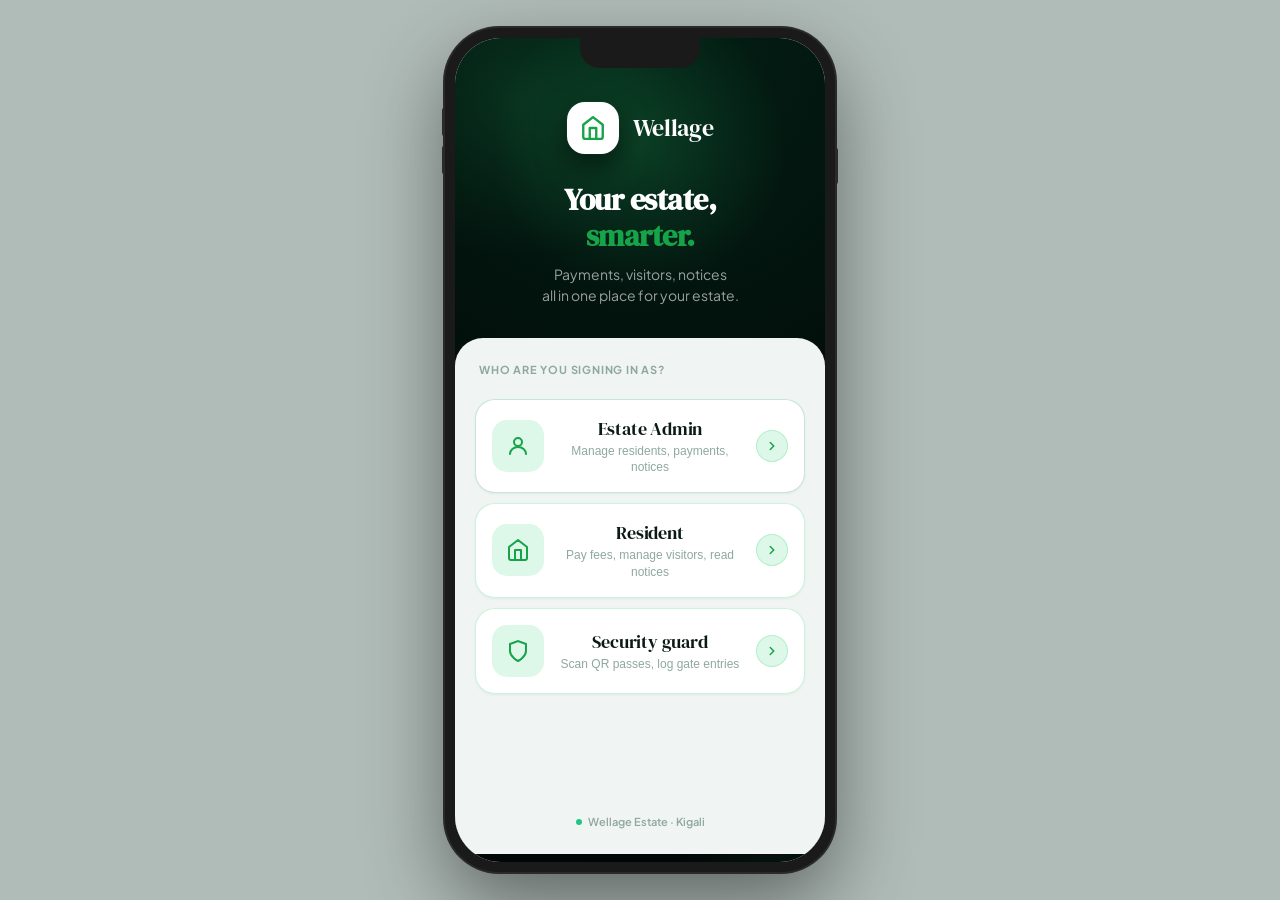
<file: app/index.html>
<!DOCTYPE html>
<html lang="en" data-theme="light">
<head>
  <meta charset="UTF-8">
  <meta name="viewport" content="width=device-width, initial-scale=1.0, viewport-fit=cover">
  <meta name="theme-color" content="#0f1115">
  <title>Wellage — Smart District App</title>
  <link href="https://fonts.googleapis.com/css2?family=DM+Serif+Display:ital@0;1&family=DM+Sans:ital,opsz,wght@0,9..40,300;0,9..40,400;0,9..40,500;0,9..40,600;0,9..40,700;1,9..40,400&family=Plus+Jakarta+Sans:wght@400;500;600;700&family=Outfit:wght@600;700&display=swap" rel="stylesheet">
  <link rel="stylesheet" href="css/app.css?v=8">
</head>
<body>
  <!-- Outer device mockup (black phone frame you see on the page) -->
  <div class="phone-shell">
  <!-- Rounded inner screen area inside the device -->
  <div class="phone-screen">
  <!-- Actual app UI lives inside this frame -->
  <div class="app-phone-frame">
  <div id="app">

    <!-- ═══ WELCOME / ROLE PICK ═══ -->
    <section class="view active" id="view-welcome">
      <div class="welcome-grid" aria-hidden="true"></div>
      <div class="welcome-wrap">
        <!-- HERO -->
        <div class="welcome-hero">
          <div class="welcome-hero-logo">
            <div class="welcome-hero-mark">
              <svg viewBox="0 0 24 24" fill="none" stroke="currentColor" stroke-width="2.2" stroke-linecap="round" stroke-linejoin="round" aria-hidden="true"><path d="M3 9l9-7 9 7v11a2 2 0 0 1-2 2H5a2 2 0 0 1-2-2z"/><polyline points="9 22 9 12 15 12 15 22"/></svg>
            </div>
            <span class="welcome-hero-name">Wellage</span>
          </div>
          <h1 class="welcome-hero-headline">Your estate,<br/><em>smarter.</em></h1>
          <p class="welcome-hero-sub">Payments, visitors, notices <br/>all in one place for your estate.</p>
        </div>

        <!-- CARD SHEET -->
        <div class="welcome-card-sheet">
          <p class="welcome-sheet-label">Who are you signing in as?</p>

          <button type="button" class="welcome-role-card admin" onclick="openAdminSigninModal()">
            <span class="welcome-role-ic welcome-role-ic-green">
              <svg viewBox="0 0 24 24" fill="none" stroke="currentColor" stroke-width="2" stroke-linecap="round"><circle cx="12" cy="8" r="4"/><path d="M4 20c0-4 3.6-7 8-7s8 3 8 7"/></svg>
            </span>
            <span class="welcome-role-text">
              <span class="welcome-role-title">Estate Admin</span>
              <span class="welcome-role-desc">Manage residents, payments, notices</span>
            </span>
            <span class="welcome-role-arrow">
              <svg viewBox="0 0 24 24" fill="none" stroke="currentColor" stroke-width="2.5" stroke-linecap="round"><polyline points="9 18 15 12 9 6"/></svg>
            </span>
          </button>

          <button type="button" class="welcome-role-card resident" onclick="enterAs('resident')">
            <span class="welcome-role-ic welcome-role-ic-green">
              <svg viewBox="0 0 24 24" fill="none" stroke="currentColor" stroke-width="2" stroke-linecap="round" stroke-linejoin="round">
                <path d="M3 9l9-7 9 7v11a2 2 0 0 1-2 2H5a2 2 0 0 1-2-2z"/>
                <polyline points="9 22 9 12 15 12 15 22"/>
              </svg>
            </span>
            <span class="welcome-role-text">
              <span class="welcome-role-title">Resident</span>
              <span class="welcome-role-desc">Pay fees, manage visitors, read notices</span>
            </span>
            <span class="welcome-role-arrow">
              <svg viewBox="0 0 24 24" fill="none" stroke="currentColor" stroke-width="2.5" stroke-linecap="round">
                <polyline points="9 18 15 12 9 6"/>
              </svg>
            </span>
          </button>

          <button type="button" class="welcome-role-card security" onclick="enterAs('security')">
            <span class="welcome-role-ic welcome-role-ic-green">
              <svg viewBox="0 0 24 24" fill="none" stroke="currentColor" stroke-width="2" stroke-linecap="round">
                <path d="M12 22s8-4 8-10V5l-8-3-8 3v7c0 6 8 10 8 10z"/>
              </svg>
            </span>
            <span class="welcome-role-text">
              <span class="welcome-role-title">Security guard</span>
              <span class="welcome-role-desc">Scan QR passes, log gate entries</span>
            </span>
            <span class="welcome-role-arrow">
              <svg viewBox="0 0 24 24" fill="none" stroke="currentColor" stroke-width="2.5" stroke-linecap="round">
                <polyline points="9 18 15 12 9 6"/>
              </svg>
            </span>
          </button>

          <div class="welcome-estate-badge">
            <span class="welcome-estate-dot"></span>
            <span class="welcome-estate-name">Wellage Estate · Kigali</span>
          </div>
        </div>
      </div>
    </section>

    <!-- ═══ ADMIN APP (bottom nav: Overview, Payments, Visitors, Notices, Residents) ═══ -->
    <section class="view" id="view-admin-app">
      <div class="admin-app-shell on-overview" id="adminAppShell">
        <div class="admin-sbar">
          <span class="admin-sbar-time">9:41</span>
          <div class="admin-sbar-icons">
            <svg viewBox="0 0 24 24" fill="currentColor"><rect x="2" y="16" width="3" height="6" rx="1"/><rect x="7" y="12" width="3" height="10" rx="1"/><rect x="12" y="8" width="3" height="14" rx="1"/><rect x="17" y="4" width="3" height="18" rx="1" opacity=".3"/></svg>
            <svg viewBox="0 0 24 24" fill="none" stroke="currentColor" stroke-width="2" stroke-linecap="round"><path d="M5 12.55a11 11 0 0 1 14.08 0"/><path d="M1.42 9a16 16 0 0 1 21.16 0"/><path d="M8.53 16.11a6 6 0 0 1 6.95 0"/><circle cx="12" cy="20" r="1" fill="currentColor"/></svg>
            <svg viewBox="0 0 24 24" fill="currentColor"><rect x="1" y="7" width="18" height="10" rx="2" fill="none" stroke="currentColor" stroke-width="1.5"/><rect x="3" y="9" width="13" height="6" rx="1"/><path d="M20 10v4a1.5 1.5 0 0 0 0-4z"/></svg>
          </div>
        </div>
        <header class="admin-topbar-wrap">
          <div class="admin-overview-topbar">
            <div class="admin-tbar-row">
              <div class="admin-tbar-logo">
                <div class="admin-logo-mark">
                  <svg viewBox="0 0 24 24" fill="none" stroke="currentColor" stroke-width="2.2" stroke-linecap="round" stroke-linejoin="round"><path d="M3 9l9-7 9 7v11a2 2 0 0 1-2 2H5a2 2 0 0 1-2-2z"/><polyline points="9 22 9 12 15 12 15 22"/></svg>
                </div>
                <span class="admin-logo-name">Wellage</span>
                <span class="admin-logo-badge">Admin</span>
              </div>
              <div class="admin-tbar-actions">
                <button type="button" class="admin-tact" aria-label="Notifications">
                  <svg viewBox="0 0 24 24" fill="none" stroke="currentColor" stroke-width="2" stroke-linecap="round"><path d="M18 8A6 6 0 0 0 6 8c0 7-3 9-3 9h18s-3-2-3-9"/><path d="M13.73 21a2 2 0 0 1-3.46 0"/></svg>
                  <span class="admin-tact-dot"></span>
                </button>
                <button type="button" class="admin-tact" onclick="adminLogout()" aria-label="Sign out">
                  <svg viewBox="0 0 24 24" fill="none" stroke="currentColor" stroke-width="2">
                    <path d="M9 21H5a2 2 0 0 1-2-2V5a2 2 0 0 1 2-2h4"/>
                    <polyline points="16 17 21 12 16 7"/>
                    <line x1="21" y1="12" x2="9" y2="12"/>
                  </svg>
                </button>
              </div>
            </div>
            <div class="admin-topbar-greeting">
              <p class="admin-greeting-name" id="adminGreetingName">Good morning, <em>Amina</em></p>
              <p class="admin-greeting-date" id="adminGreetingDate">Monday, 2 March 2026 · Wellage Estate</p>
            </div>
          </div>
          <div class="admin-simple-topbar hidden">
            <div class="admin-simple-topbar-head">
              <h1 class="admin-app-title" id="adminAppTitle">Overview</h1>
              <p class="admin-app-subtitle" id="adminAppSubtitle">Monday, 2 March 2026</p>
            </div>
            <div class="admin-app-actions">
              <button type="button" class="admin-icon-btn" aria-label="Notifications"><svg viewBox="0 0 24 24" fill="none" stroke="currentColor" stroke-width="2"><path d="M18 8A6 6 0 0 0 6 8c0 7-3 9-3 9h18s-3-2-3-9"/><path d="M13.73 21a2 2 0 0 1-3.46 0"/></svg><span class="admin-notif-dot"></span></button>
              <button type="button" class="admin-icon-btn" onclick="adminLogout()" aria-label="Sign out"><svg viewBox="0 0 24 24" fill="none" stroke="currentColor" stroke-width="2"><path d="M9 21H5a2 2 0 0 1-2-2V5a2 2 0 0 1 2-2h4"/><polyline points="16 17 21 12 16 7"/><line x1="21" y1="12" x2="9" y2="12"/></svg></button>
            </div>
          </div>
        </header>
        <main class="admin-app-main" id="adminAppMain">
          <!-- Overview -->
          <div class="admin-screen active" id="admin-screen-overview">
            <div class="admin-overview-scroll">
              <!-- Emergency Alert Section — shows only when alerts are active -->
              <div class="admin-emergency-wrap hidden" id="adminEmergencyWrap">
                <!-- Active: list of live alerts (notifications only, no send button) -->
                <div class="admin-emergency-list" id="adminEmergencyList">
                  <!-- Cards injected dynamically by updateAdminEmergencyState() -->
                </div>
              </div>

              <div class="admin-sec-head" id="adminAttnSectionHead">
                <span class="admin-sec-title">Needs your attention</span>
              </div>
              <div class="admin-attn-list">
                <button type="button" id="adminAttnPayments" class="admin-attn-card" onclick="adminNav('payments')">
                  <div class="admin-attn-ic admin-attn-ic-red">
                    <svg viewBox="0 0 24 24" fill="none" stroke="currentColor" stroke-width="2" stroke-linecap="round"><rect x="1" y="4" width="22" height="16" rx="2"/><line x1="1" y1="10" x2="23" y2="10"/></svg>
                  </div>
                  <div class="admin-attn-body">
                    <p class="admin-attn-title">Payments to approve</p>
                    <p class="admin-attn-meta admin-attn-meta-red" id="adminAttnPaymentsMeta"></p>
                  </div>
                  <div class="admin-attn-arrow"><svg viewBox="0 0 24 24" fill="none" stroke="currentColor" stroke-width="2.5" stroke-linecap="round"><polyline points="9 18 15 12 9 6"/></svg></div>
                </button>
                <button type="button" id="adminAttnResidents" class="admin-attn-card" onclick="adminNav('residents')">
                  <div class="admin-attn-ic admin-attn-ic-amber">
                    <svg viewBox="0 0 24 24" fill="none" stroke="currentColor" stroke-width="2" stroke-linecap="round"><path d="M17 21v-2a4 4 0 0 0-4-4H5a4 4 0 0 0-4 4v2"/><circle cx="9" cy="7" r="4"/><line x1="19" y1="8" x2="19" y2="14"/><line x1="22" y1="11" x2="16" y2="11"/></svg>
                  </div>
                  <div class="admin-attn-body">
                    <p class="admin-attn-title">New resident signups</p>
                    <p class="admin-attn-meta admin-attn-meta-amber"><strong id="adminAppPendingCount">0 requests</strong> awaiting approval</p>
                  </div>
                  <div class="admin-attn-arrow"><svg viewBox="0 0 24 24" fill="none" stroke="currentColor" stroke-width="2.5" stroke-linecap="round"><polyline points="9 18 15 12 9 6"/></svg></div>
                </button>
                <button type="button" id="adminAttnVisitors" class="admin-attn-card" onclick="adminNav('visitors')">
                  <div class="admin-attn-ic admin-attn-ic-green">
                    <svg viewBox="0 0 24 24" fill="none" stroke="currentColor" stroke-width="2" stroke-linecap="round"><path d="M17 21v-2a4 4 0 0 0-4-4H5a4 4 0 0 0-4 4v2"/><circle cx="9" cy="7" r="4"/><path d="M23 21v-2a4 4 0 0 0-3-3.87"/><path d="M16 3.13a4 4 0 0 1 0 7.75"/></svg>
                  </div>
                  <div class="admin-attn-body">
                    <p class="admin-attn-title">Active gate visitors</p>
                    <p class="admin-attn-meta"><strong id="adminAttnVisitorCount">14 visitors</strong> checked in today</p>
                  </div>
                  <div class="admin-attn-arrow"><svg viewBox="0 0 24 24" fill="none" stroke="currentColor" stroke-width="2.5" stroke-linecap="round"><polyline points="9 18 15 12 9 6"/></svg></div>
                </button>
              </div>
              <div class="admin-sec-head">
                <span class="admin-sec-title">March 2026 overview</span>
              </div>
              <div class="admin-stats-grid">
                <div class="admin-stat-card">
                  <p class="admin-stat-lbl">Total residents</p>
                  <p class="admin-stat-val">48</p>
                  <span class="admin-stat-change admin-stat-change-up"><svg viewBox="0 0 24 24" fill="none" stroke="currentColor" stroke-width="2.5" stroke-linecap="round"><polyline points="18 15 12 9 6 15"/></svg>+2 this month</span>
                </div>
                <div class="admin-stat-card">
                  <p class="admin-stat-lbl">Paid this month</p>
                  <p class="admin-stat-val admin-stat-val-green">39</p>
                  <span class="admin-stat-change admin-stat-change-up"><svg viewBox="0 0 24 24" fill="none" stroke="currentColor" stroke-width="2.5" stroke-linecap="round"><polyline points="18 15 12 9 6 15"/></svg>81% rate</span>
                </div>
                <div class="admin-stat-card">
                  <p class="admin-stat-lbl">Pending / overdue</p>
                  <p class="admin-stat-val admin-stat-val-amber">9</p>
                  <span class="admin-stat-change admin-stat-change-down"><svg viewBox="0 0 24 24" fill="none" stroke="currentColor" stroke-width="2.5" stroke-linecap="round"><polyline points="6 9 12 15 18 9"/></svg>3 overdue</span>
                </div>
                <div class="admin-stat-card">
                  <p class="admin-stat-lbl">Collected · March</p>
                  <p class="admin-stat-val" style="font-size:20px;letter-spacing:-0.5px">1.4M</p>
                  <span class="admin-stat-change admin-stat-change-neutral">RWF · in progress</span>
                </div>
              </div>
              <div class="admin-sec-head">
                <span class="admin-sec-title">Recent payments</span>
                <button type="button" class="admin-sec-link" onclick="adminNav('payments')">View all</button>
              </div>
              <div class="admin-pay-section">
                <div class="admin-pay-table">
                  <div class="admin-pay-thead">
                    <span class="admin-pay-th">Resident</span>
                    <span class="admin-pay-th">Unit</span>
                    <span class="admin-pay-th">Amount</span>
                    <span class="admin-pay-th">Status</span>
                  </div>
                  <div class="admin-pay-row" onclick="adminNav('payments')"><span class="admin-pay-name">Kamana Eric</span><span class="admin-pay-unit">B-04</span><span class="admin-pay-amt">25,000</span><span class="admin-pay-badge admin-pay-badge-paid">Paid</span></div>
                  <div class="admin-pay-row" onclick="adminNav('payments')"><span class="admin-pay-name">Uwase Diane</span><span class="admin-pay-unit">A-12</span><span class="admin-pay-amt">30,000</span><span class="admin-pay-badge admin-pay-badge-overdue">Overdue</span></div>
                  <div class="admin-pay-row" onclick="adminNav('payments')"><span class="admin-pay-name">Nkusi Jean</span><span class="admin-pay-unit">C-07</span><span class="admin-pay-amt">25,000</span><span class="admin-pay-badge admin-pay-badge-pending">Pending</span></div>
                  <div class="admin-pay-row" onclick="adminNav('payments')"><span class="admin-pay-name">Mutoni Alice</span><span class="admin-pay-unit">D-02</span><span class="admin-pay-amt">25,000</span><span class="admin-pay-badge admin-pay-badge-paid">Paid</span></div>
                  <div class="admin-pay-row" onclick="adminNav('payments')"><span class="admin-pay-name">Habimana P.</span><span class="admin-pay-unit">A-08</span><span class="admin-pay-amt">30,000</span><span class="admin-pay-badge admin-pay-badge-paid">Paid</span></div>
                </div>
              </div>
              <div class="admin-scroll-end"></div>
            </div>
          </div>
          <!-- Payments -->
          <div class="admin-screen" id="admin-screen-payments">
            <!-- Summary strip -->
            <div class="admin-pay-summary-strip">
              <div class="admin-pay-sum-card">
                <div class="admin-pay-sum-val admin-pay-sum-val-green" id="adminPayStatPaid">39</div>
                <div class="admin-pay-sum-lbl">Paid</div>
              </div>
              <div class="admin-pay-sum-card">
                <div class="admin-pay-sum-val" id="adminPayStatPending">6</div>
                <div class="admin-pay-sum-lbl">Pending</div>
              </div>
              <div class="admin-pay-sum-card">
                <div class="admin-pay-sum-val admin-pay-sum-val-red" id="adminPayStatOverdue">3</div>
                <div class="admin-pay-sum-lbl">Overdue</div>
              </div>
              <div class="admin-pay-sum-card">
                <div class="admin-pay-sum-val" id="adminPayStatApprove">2</div>
                <div class="admin-pay-sum-lbl">To approve</div>
              </div>
            </div>

            <!-- Add payment button -->
            <div class="admin-pay-add-wrap">
              <button class="admin-pay-add-btn" type="button" onclick="adminOpenAddPaymentSheet()">
                <svg viewBox="0 0 24 24" fill="none" stroke="currentColor" stroke-width="2.5" stroke-linecap="round"><line x1="12" y1="5" x2="12" y2="19"/><line x1="5" y1="12" x2="19" y2="12"/></svg>
                Record new payment
              </button>
            </div>

            <!-- Filter tabs -->
            <div class="admin-pay-tabs-wrap">
              <div class="admin-pay-tabs" id="adminPayTabs">
                <button type="button" class="admin-pay-tab admin-pay-tab-active" data-filter="all" onclick="adminPaymentsSetTab(this)">All</button>
                <button type="button" class="admin-pay-tab" data-filter="to-approve" onclick="adminPaymentsSetTab(this)">To approve <span class="admin-pay-tab-badge" id="adminPayFbToApprove">2</span></button>
                <button type="button" class="admin-pay-tab" data-filter="overdue" onclick="adminPaymentsSetTab(this)">Overdue <span class="admin-pay-tab-badge" id="adminPayFbOverdue">3</span></button>
                <button type="button" class="admin-pay-tab" data-filter="pending" onclick="adminPaymentsSetTab(this)">Pending <span class="admin-pay-tab-badge" id="adminPayFbPending">6</span></button>
                <button type="button" class="admin-pay-tab" data-filter="paid" onclick="adminPaymentsSetTab(this)">Paid <span class="admin-pay-tab-badge" id="adminPayFbPaid">39</span></button>
              </div>
            </div>

            <!-- Scrollable payments content -->
            <div class="admin-pay-scroll">
              <!-- Pending approvals (shown when tab is All or To approve) -->
              <div class="admin-pay-approval-section" id="adminPayApprovalSection">
                <div class="admin-pay-sec-head">
                  <span class="admin-pay-sec-title">AWAITING YOUR APPROVAL</span>
                  <span class="admin-pay-sec-count" id="adminPayApprovalCount">2 pending</span>
                </div>

                <div class="admin-approval-list" id="adminPayApprovalList">
                <!-- approval 1 -->
                <div class="admin-approval-card">
                  <div class="admin-approval-card-top">
                    <div class="admin-approval-avatar admin-approval-avatar-green">KE</div>
                    <div class="admin-approval-info">
                      <p class="admin-approval-name">Kamana Eric</p>
                    </div>
                    <div class="admin-approval-amt">25,000<span>RWF · March</span></div>
                    <div class="admin-approval-meta">
                      <span class="admin-approval-chip admin-approval-chip-unit">B-04</span>
                      <span class="admin-approval-chip admin-approval-chip-service">Security fee</span>
                      <span class="admin-approval-chip admin-approval-chip-momo">MTN MoMo</span>
                    </div>
                  </div>
                  <div class="admin-approval-receipt-row">
                    <span class="admin-approval-receipt-chip"><svg viewBox="0 0 24 24" fill="none" stroke="currentColor" stroke-width="2"><path d="M14 2H6a2 2 0 0 0-2 2v16a2 2 0 0 0 2 2h12a2 2 0 0 0 2-2V8z"/><polyline points="14 2 14 8 20 8"/></svg> Receipt attached</span>
                    <span class="admin-approval-receipt-note">Submitted 2 hrs ago</span>
                  </div>
                  <div class="admin-approval-actions">
                    <button type="button" class="admin-approval-btn admin-approval-btn-view" onclick="adminOpenApprovePaymentSheet('Kamana Eric','B-04','Security fee','MTN MoMo','25,000')">
                      <svg viewBox="0 0 24 24" fill="none" stroke="currentColor" stroke-width="2" stroke-linecap="round"><path d="M1 12s4-8 11-8 11 8 11 8-4 8-11 8-11-8-11-8z"/><circle cx="12" cy="12" r="3"/></svg>
                      Review
                    </button>
                    <button type="button" class="admin-approval-btn admin-approval-btn-approve" onclick="adminQuickApprovePayment(this)">
                      <svg viewBox="0 0 24 24" fill="none" stroke="currentColor" stroke-width="2.5" stroke-linecap="round"><polyline points="20 6 9 17 4 12"/></svg>
                      Approve
                    </button>
                    <button type="button" class="admin-approval-btn admin-approval-btn-reject" onclick="adminQuickRejectPayment(this)">
                      <svg viewBox="0 0 24 24" fill="none" stroke="currentColor" stroke-width="2.5" stroke-linecap="round"><line x1="18" y1="6" x2="6" y2="18"/><line x1="6" y1="6" x2="18" y2="18"/></svg>
                      Reject
                    </button>
                  </div>
                </div>

                <!-- approval 2 -->
                <div class="admin-approval-card">
                  <div class="admin-approval-card-top">
                    <div class="admin-approval-avatar admin-approval-avatar-amber">UC</div>
                    <div class="admin-approval-info">
                      <p class="admin-approval-name">Uwase Claire</p>
                    </div>
                    <div class="admin-approval-amt">15,000<span>RWF · March</span></div>
                    <div class="admin-approval-meta">
                      <span class="admin-approval-chip admin-approval-chip-unit">A-08</span>
                      <span class="admin-approval-chip admin-approval-chip-service">Cleaning fee</span>
                      <span class="admin-approval-chip admin-approval-chip-cash">Cash</span>
                    </div>
                  </div>
                  <div class="admin-approval-receipt-row">
                    <span class="admin-approval-receipt-chip"><svg viewBox="0 0 24 24" fill="none" stroke="currentColor" stroke-width="2"><path d="M14 2H6a2 2 0 0 0-2 2v16a2 2 0 0 0 2 2h12a2 2 0 0 0 2-2V8z"/><polyline points="14 2 14 8 20 8"/></svg> No receipt</span>
                    <span class="admin-approval-receipt-note">Submitted 5 hrs ago</span>
                  </div>
                  <div class="admin-approval-actions">
                    <button type="button" class="admin-approval-btn admin-approval-btn-view" onclick="adminOpenApprovePaymentSheet('Uwase Claire','A-08','Cleaning fee','Cash','15,000')">
                      <svg viewBox="0 0 24 24" fill="none" stroke="currentColor" stroke-width="2" stroke-linecap="round"><path d="M1 12s4-8 11-8 11 8 11 8-4 8-11 8-11-8-11-8z"/><circle cx="12" cy="12" r="3"/></svg>
                      Review
                    </button>
                    <button type="button" class="admin-approval-btn admin-approval-btn-approve" onclick="adminQuickApprovePayment(this)">
                      <svg viewBox="0 0 24 24" fill="none" stroke="currentColor" stroke-width="2.5" stroke-linecap="round"><polyline points="20 6 9 17 4 12"/></svg>
                      Approve
                    </button>
                    <button type="button" class="admin-approval-btn admin-approval-btn-reject" onclick="adminQuickRejectPayment(this)">
                      <svg viewBox="0 0 24 24" fill="none" stroke="currentColor" stroke-width="2.5" stroke-linecap="round"><line x1="18" y1="6" x2="6" y2="18"/><line x1="6" y1="6" x2="18" y2="18"/></svg>
                      Reject
                    </button>
                  </div>
                </div>
              </div>
              </div>

              <!-- All payments table (rows filtered by tab) -->
              <div class="admin-pay-table-section" id="adminPayTableSection">
              <div class="admin-pay-sec-head admin-pay-sec-head-table">
                <span class="admin-pay-sec-title">ALL RECORDS · MARCH</span>
              </div>

              <div class="admin-pay-table-wrap">
                <div class="admin-pay-table">
                  <div class="admin-pay-grid admin-pay-thead">
                    <span class="admin-pay-th">Resident</span>
                    <span class="admin-pay-th">Service</span>
                    <span class="admin-pay-th">Unit</span>
                    <span class="admin-pay-th">Amount</span>
                    <span class="admin-pay-th">Status</span>
                  </div>

                  <div class="admin-pay-grid admin-pay-row admin-pay-row-paid">
                    <span class="admin-pay-cell-name">Kamana E.</span>
                    <span class="admin-pay-cell-service">Security</span>
                    <span class="admin-pay-cell-unit">B-04</span>
                    <span class="admin-pay-cell-amt">25,000</span>
                    <span class="admin-pay-badge admin-pay-badge-paid">Paid</span>
                  </div>
                  <div class="admin-pay-grid admin-pay-row admin-pay-row-overdue">
                    <span class="admin-pay-cell-name">Uwase D.</span>
                    <span class="admin-pay-cell-service">Cleaning</span>
                    <span class="admin-pay-cell-unit">A-12</span>
                    <span class="admin-pay-cell-amt">15,000</span>
                    <span class="admin-pay-badge admin-pay-badge-overdue">Overdue</span>
                  </div>
                  <div class="admin-pay-grid admin-pay-row admin-pay-row-pending">
                    <span class="admin-pay-cell-name">Nkusi J.</span>
                    <span class="admin-pay-cell-service">Water</span>
                    <span class="admin-pay-cell-unit">C-07</span>
                    <span class="admin-pay-cell-amt">8,000</span>
                    <span class="admin-pay-badge admin-pay-badge-pending">Pending</span>
                  </div>
                  <div class="admin-pay-grid admin-pay-row admin-pay-row-paid">
                    <span class="admin-pay-cell-name">Mutoni A.</span>
                    <span class="admin-pay-cell-service">Security</span>
                    <span class="admin-pay-cell-unit">D-02</span>
                    <span class="admin-pay-cell-amt">25,000</span>
                    <span class="admin-pay-badge admin-pay-badge-paid">Paid</span>
                  </div>
                  <div class="admin-pay-grid admin-pay-row admin-pay-row-paid">
                    <span class="admin-pay-cell-name">Habimana P.</span>
                    <span class="admin-pay-cell-service">Waste</span>
                    <span class="admin-pay-cell-unit">A-08</span>
                    <span class="admin-pay-cell-amt">5,000</span>
                    <span class="admin-pay-badge admin-pay-badge-paid">Paid</span>
                  </div>
                  <div class="admin-pay-grid admin-pay-row admin-pay-row-overdue">
                    <span class="admin-pay-cell-name">Bizimana T.</span>
                    <span class="admin-pay-cell-service">Cleaning</span>
                    <span class="admin-pay-cell-unit">B-11</span>
                    <span class="admin-pay-cell-amt">15,000</span>
                    <span class="admin-pay-badge admin-pay-badge-overdue">Overdue</span>
                  </div>
                  <div class="admin-pay-grid admin-pay-row admin-pay-row-pending">
                    <span class="admin-pay-cell-name">Ingabire M.</span>
                    <span class="admin-pay-cell-service">Security</span>
                    <span class="admin-pay-cell-unit">C-03</span>
                    <span class="admin-pay-cell-amt">25,000</span>
                    <span class="admin-pay-badge admin-pay-badge-pending">Pending</span>
                  </div>
                  <div class="admin-pay-grid admin-pay-row admin-pay-row-paid">
                    <span class="admin-pay-cell-name">Rukundo S.</span>
                    <span class="admin-pay-cell-service">Water</span>
                    <span class="admin-pay-cell-unit">D-09</span>
                    <span class="admin-pay-cell-amt">8,000</span>
                    <span class="admin-pay-badge admin-pay-badge-paid">Paid</span>
                  </div>
                  <div class="admin-pay-grid admin-pay-row admin-pay-row-overdue">
                    <span class="admin-pay-cell-name">Ndayisaba J.</span>
                    <span class="admin-pay-cell-service">Security</span>
                    <span class="admin-pay-cell-unit">A-06</span>
                    <span class="admin-pay-cell-amt">25,000</span>
                    <span class="admin-pay-badge admin-pay-badge-overdue">Overdue</span>
                  </div>
                </div>
              </div>
              </div>

              <div class="admin-pay-scroll-end"></div>

              <!-- Payment detail sheet (admin) -->
              <div class="adminpay-sheet-overlay" id="adminPaySheetOverlay" onclick="adminCloseApprovePaymentSheet()"></div>
              <div class="adminpay-bottom-sheet" id="adminPayBottomSheet">
                <div class="adminpay-sheet-handle"></div>
                <div class="adminpay-sheet-head">
                  <div class="adminpay-sheet-title" id="adminPaySheetName">—</div>
                  <div class="adminpay-sheet-sub" id="adminPaySheetSub">—</div>
                </div>
                <div class="adminpay-sheet-body">
                  <div class="detail-block" id="adminPaySheetDetails"></div>
                </div>
                <div class="adminpay-sheet-footer" id="adminPaySheetFooter"></div>
              </div>

              <!-- Record payment modal (admin) -->
              <div class="adminpay-modal-overlay" id="adminPayModalOverlay" onclick="adminCloseAddPaymentSheet()"></div>
              <div class="adminpay-modal" id="adminPayModal">
                <div class="adminpay-modal-handle"></div>
                <div class="adminpay-modal-head">
                  <div class="adminpay-modal-title">Record Payment</div>
                  <div class="adminpay-modal-sub">Log a new resident payment</div>
                </div>
                <div class="adminpay-modal-body">
                  <div class="adminpay-field-row">
                    <div>
                      <label class="adminpay-field-lbl">Resident name</label>
                      <input class="adminpay-field-inp" id="adminPayMName" type="text" placeholder="e.g. Kamana Eric"/>
                    </div>
                    <div>
                      <label class="adminpay-field-lbl">Unit</label>
                      <input class="adminpay-field-inp" id="adminPayMUnit" type="text" placeholder="e.g. B-04"/>
                    </div>
                  </div>
                  <div class="adminpay-field-row">
                    <div>
                      <label class="adminpay-field-lbl">Amount (RWF)</label>
                      <input class="adminpay-field-inp" id="adminPayMAmount" type="number" placeholder="25000"/>
                    </div>
                    <div>
                      <label class="adminpay-field-lbl">Method</label>
                      <select class="adminpay-field-select adminpay-field-inp" id="adminPayMMethod">
                        <option>Mobile Money</option>
                        <option>Cash</option>
                        <option>Bank Transfer</option>
                      </select>
                    </div>
                  </div>
                  <div>
                    <label class="adminpay-field-lbl">Service</label>
                    <select class="adminpay-field-select adminpay-field-inp" id="adminPayMService">
                      <option>Security fee</option>
                      <option>Cleaning fee</option>
                      <option>Security + Cleaning</option>
                      <option>Maintenance</option>
                    </select>
                  </div>
                  <div>
                    <label class="adminpay-field-lbl">Status</label>
                    <select class="adminpay-field-select adminpay-field-inp" id="adminPayMStatus">
                      <option value="approve">Awaiting approval</option>
                      <option value="paid">Paid</option>
                      <option value="pending">Pending</option>
                    </select>
                  </div>
                </div>
                <div class="adminpay-modal-footer">
                  <button class="adminpay-modal-cancel" type="button" onclick="adminCloseAddPaymentSheet()">Cancel</button>
                  <button class="adminpay-modal-submit" type="button" onclick="adminSubmitAddPayment()">
                    <svg viewBox="0 0 24 24" fill="none" stroke="currentColor" stroke-width="2.5" stroke-linecap="round">
                      <polyline points="20 6 9 17 4 12"/>
                    </svg>
                    Save Payment
                  </button>
                </div>
              </div>
            </div>
          </div>
          <!-- Visitors -->
          <div class="admin-screen" id="admin-screen-visitors">
            <div class="admin-visit-scroll">
              <div class="admin-visit-live-strip">
                <div class="admin-visit-live-card admin-visit-live-highlight">
                  <div class="admin-visit-live-val"><span class="admin-visit-live-dot"></span>3</div>
                  <div class="admin-visit-live-lbl">On site now</div>
                </div>
                <div class="admin-visit-live-card">
                  <div class="admin-visit-live-val">14</div>
                  <div class="admin-visit-live-lbl">Total today</div>
                </div>
                <div class="admin-visit-live-card">
                  <div class="admin-visit-live-val">11</div>
                  <div class="admin-visit-live-lbl">Checked out</div>
                </div>
              </div>
              <!-- Action buttons below stats -->
              <div class="admin-visit-toolbar">
                <div class="admin-visit-toolbar-btns">
                  <button type="button" class="admin-visit-qr-btn" onclick="openAdminQRModal()">
                    <svg viewBox="0 0 24 24" fill="none" stroke="currentColor" stroke-width="2" stroke-linecap="round" width="14" height="14"><rect x="3" y="3" width="7" height="7"/><rect x="14" y="3" width="7" height="7"/><rect x="3" y="14" width="7" height="7"/><rect x="14" y="14" width="3" height="3"/><rect x="14" y="19" width="3" height="2"/><rect x="19" y="14" width="2" height="3"/><rect x="19" y="19" width="2" height="2"/></svg>
                    Share QR
                  </button>
                  <button type="button" class="admin-visit-checkin-btn" onclick="openAdminCheckInModal()">
                    <svg viewBox="0 0 24 24" fill="none" stroke="currentColor" stroke-width="2.5" stroke-linecap="round" width="14" height="14"><path d="M17 21v-2a4 4 0 0 0-4-4H5a4 4 0 0 0-4 4v2"/><circle cx="9" cy="7" r="4"/><line x1="19" y1="8" x2="19" y2="14"/><line x1="22" y1="11" x2="16" y2="11"/></svg>
                    Check In
                  </button>
                </div>
              </div>
              <div class="admin-visit-tabs-wrap">
                <div class="admin-visit-tabs" id="adminVisitTabs">
                  <button type="button" class="admin-visit-tab active" data-filter="all" onclick="adminVisitSetTab(this)">All today</button>
                  <button type="button" class="admin-visit-tab" data-filter="onsite" onclick="adminVisitSetTab(this)">On site</button>
                  <button type="button" class="admin-visit-tab" data-filter="out" onclick="adminVisitSetTab(this)">Checked out</button>
                  <button type="button" class="admin-visit-tab" data-filter="week" onclick="adminVisitSetTab(this)">This week</button>
                </div>
              </div>
              <div class="admin-visit-onsite-section" id="adminVisitOnsiteSection">
                <div class="admin-visit-sec-head">
                  <span class="admin-visit-sec-title">ON SITE NOW · 3</span>
                </div>
                <div class="admin-visit-onsite-list">
                  <button type="button" class="admin-visit-card" onclick="adminOpenVisitorSheet('Kamana Eric','KE','C-02','+250 788 123 001','09:17 AM','Still on site','RAB 342 C',true)">
                    <div class="admin-visit-avatar">KE</div>
                    <div class="admin-visit-info">
                      <p class="admin-visit-name">Kamana Eric</p>
                      <div class="admin-visit-meta">
                        <span class="admin-visit-chip"><svg viewBox="0 0 24 24" fill="none" stroke="currentColor" stroke-width="2" stroke-linecap="round"><path d="M20 21v-2a4 4 0 0 0-4-4H8a4 4 0 0 0-4 4v2"/><circle cx="12" cy="7" r="4"/></svg>C-02</span>
                        <span class="admin-visit-chip">RAB 342 C</span>
                      </div>
                    </div>
                    <div class="admin-visit-right">
                      <span class="admin-visit-time">09:17 AM</span>
                      <span class="admin-visit-status admin-visit-status-onsite"><span class="admin-visit-dot"></span>On site</span>
                    </div>
                  </button>
                  <button type="button" class="admin-visit-card" onclick="adminOpenVisitorSheet('Uwase Claire','UC','A-07','+250 788 123 002','08:45 AM','Still on site','RAC 118 B',true)">
                    <div class="admin-visit-avatar">UC</div>
                    <div class="admin-visit-info">
                      <p class="admin-visit-name">Uwase Claire</p>
                      <div class="admin-visit-meta">
                        <span class="admin-visit-chip"><svg viewBox="0 0 24 24" fill="none" stroke="currentColor" stroke-width="2" stroke-linecap="round"><path d="M20 21v-2a4 4 0 0 0-4-4H8a4 4 0 0 0-4 4v2"/><circle cx="12" cy="7" r="4"/></svg>A-07</span>
                        <span class="admin-visit-chip">RAC 118 B</span>
                      </div>
                    </div>
                    <div class="admin-visit-right">
                      <span class="admin-visit-time">08:45 AM</span>
                      <span class="admin-visit-status admin-visit-status-onsite"><span class="admin-visit-dot"></span>On site</span>
                    </div>
                  </button>
                  <button type="button" class="admin-visit-card" onclick="adminOpenVisitorSheet('Mutoni Alice','MA','D-03','+250 788 123 003','07:58 AM','Still on site','RAD 005 A',true)">
                    <div class="admin-visit-avatar">MA</div>
                    <div class="admin-visit-info">
                      <p class="admin-visit-name">Mutoni Alice</p>
                      <div class="admin-visit-meta">
                        <span class="admin-visit-chip"><svg viewBox="0 0 24 24" fill="none" stroke="currentColor" stroke-width="2" stroke-linecap="round"><path d="M20 21v-2a4 4 0 0 0-4-4H8a4 4 0 0 0-4 4v2"/><circle cx="12" cy="7" r="4"/></svg>D-03</span>
                        <span class="admin-visit-chip">RAD 005 A</span>
                      </div>
                    </div>
                    <div class="admin-visit-right">
                      <span class="admin-visit-time">07:58 AM</span>
                      <span class="admin-visit-status admin-visit-status-onsite"><span class="admin-visit-dot"></span>On site</span>
                    </div>
                  </button>
                </div>
              </div>
              <div id="adminVisitFullLogSection">
              <div class="admin-visit-sec-head admin-visit-sec-head-log">
                <span class="admin-visit-sec-title">FULL LOG · TODAY</span>
              </div>
              <div class="admin-visit-log-wrap">
                <div class="admin-visit-log-table">
                  <div class="admin-visit-log-grid admin-visit-log-thead">
                    <span class="admin-visit-log-th">Host</span>
                    <span class="admin-visit-log-th">Unit</span>
                    <span class="admin-visit-log-th">Check in</span>
                    <span class="admin-visit-log-th">Status</span>
                  </div>
                  <button type="button" class="admin-visit-log-grid admin-visit-log-row admin-visit-log-onsite" onclick="adminOpenVisitorSheet('Kamana Eric','KE','C-02','+250 788 123 001','09:17 AM','Still on site','RAB 342 C',true)"><span class="admin-visit-log-name">Kamana Eric</span><span class="admin-visit-log-host">C-02</span><span class="admin-visit-log-time">09:17</span><span class="admin-visit-log-badge admin-visit-log-badge-onsite">On site</span></button>
                  <button type="button" class="admin-visit-log-grid admin-visit-log-row admin-visit-log-onsite" onclick="adminOpenVisitorSheet('Uwase Claire','UC','A-07','+250 788 123 002','08:45 AM','Still on site','RAC 118 B',true)"><span class="admin-visit-log-name">Uwase Claire</span><span class="admin-visit-log-host">A-07</span><span class="admin-visit-log-time">08:45</span><span class="admin-visit-log-badge admin-visit-log-badge-onsite">On site</span></button>
                  <button type="button" class="admin-visit-log-grid admin-visit-log-row admin-visit-log-onsite" onclick="adminOpenVisitorSheet('Mutoni Alice','MA','D-03','+250 788 123 003','07:58 AM','Still on site','RAD 005 A',true)"><span class="admin-visit-log-name">Mutoni Alice</span><span class="admin-visit-log-host">D-03</span><span class="admin-visit-log-time">07:58</span><span class="admin-visit-log-badge admin-visit-log-badge-onsite">On site</span></button>
                  <button type="button" class="admin-visit-log-grid admin-visit-log-row admin-visit-log-left" onclick="adminOpenVisitorSheet('Nkusi Jean','NJ','B-05','+250 788 123 004','07:30 AM','08:55 AM','RAB 201 D',false)"><span class="admin-visit-log-name">Nkusi Jean</span><span class="admin-visit-log-host">B-05</span><span class="admin-visit-log-time">07:30</span><span class="admin-visit-log-badge admin-visit-log-badge-left">Left</span></button>
                  <button type="button" class="admin-visit-log-grid admin-visit-log-row admin-visit-log-left" onclick="adminOpenVisitorSheet('Habimana P.','HP','A-02','+250 788 123 005','07:12 AM','08:20 AM','RAC 077 A',false)"><span class="admin-visit-log-name">Habimana P.</span><span class="admin-visit-log-host">A-02</span><span class="admin-visit-log-time">07:12</span><span class="admin-visit-log-badge admin-visit-log-badge-left">Left</span></button>
                  <button type="button" class="admin-visit-log-grid admin-visit-log-row admin-visit-log-left" onclick="adminOpenVisitorSheet('Ingabire M.','IM','C-09','+250 788 123 006','06:55 AM','07:40 AM','RAD 312 B',false)"><span class="admin-visit-log-name">Ingabire M.</span><span class="admin-visit-log-host">C-09</span><span class="admin-visit-log-time">06:55</span><span class="admin-visit-log-badge admin-visit-log-badge-left">Left</span></button>
                  <button type="button" class="admin-visit-log-grid admin-visit-log-row admin-visit-log-left" onclick="adminOpenVisitorSheet('Bizimana T.','BT','D-01','+250 788 123 007','06:40 AM','07:15 AM','RAB 445 C',false)"><span class="admin-visit-log-name">Bizimana T.</span><span class="admin-visit-log-host">D-01</span><span class="admin-visit-log-time">06:40</span><span class="admin-visit-log-badge admin-visit-log-badge-left">Left</span></button>
                </div>
              </div>
              </div>
              <div class="admin-visit-scroll-end"></div>
            </div>
            <!-- Share QR modal -->
            <div class="modal-backdrop hidden" id="adminQRModalBg" onclick="if(event.target===this)closeAdminQRModal()">
              <div class="modal inc2-modal" onclick="event.stopPropagation()">
                <div class="inc2-modal-handle"></div>
                <div class="modal-head">
                  <div>
                    <span class="modal-title">Gate QR Code</span>
                    <div style="font-size:11.5px;color:var(--text-muted,#9CA3AF);margin-top:2px">Share with a visitor to allow gate entry</div>
                  </div>
                </div>
                <div class="modal-body" style="align-items:center;gap:14px">
                  <!-- QR card -->
                  <div class="admin-qr-card">
                    <div class="admin-qr-label">
                      <svg viewBox="0 0 24 24" fill="none" stroke="currentColor" stroke-width="2" stroke-linecap="round" width="12" height="12"><path d="M3 9l9-7 9 7v11a2 2 0 01-2 2H5a2 2 0 01-2-2z"/></svg>
                      <span id="adminQrLabel">Urugo Estate · Gate Access</span>
                    </div>
                    <div class="admin-qr-frame">
                      <div id="adminQRCode" class="resident-qr-svg-wrap"></div>
                    </div>
                    <div class="admin-qr-expiry">
                      <span class="resident-qr-expiry-dot"></span>
                      Active · expires <span id="adminQrExpiry">—</span>
                    </div>
                  </div>
                  <!-- Optional unit field -->
                  <div class="field" style="width:100%">
                    <label class="field-label">For unit <span style="font-size:10px;color:var(--text-muted)">Optional</span></label>
                    <input class="field-input" type="text" id="adminQrUnit" placeholder="e.g. A-12 (leave blank for general)" oninput="refreshAdminQR()"/>
                  </div>
                  <!-- Actions -->
                  <div class="admin-qr-actions">
                    <button type="button" class="admin-qr-share-btn" onclick="shareAdminQR()">
                      <svg viewBox="0 0 24 24" fill="none" stroke="currentColor" stroke-width="2.5" stroke-linecap="round" width="13" height="13"><path d="M4 12v8a2 2 0 002 2h12a2 2 0 002-2v-8"/><polyline points="16 6 12 2 8 6"/><line x1="12" y1="2" x2="12" y2="15"/></svg>
                      Share QR
                    </button>
                    <button type="button" class="admin-qr-regen-btn" onclick="refreshAdminQR(true)">
                      <svg viewBox="0 0 24 24" fill="none" stroke="currentColor" stroke-width="2" stroke-linecap="round" width="13" height="13"><polyline points="23 4 23 10 17 10"/><path d="M20.49 15a9 9 0 1 1-2.12-9.36L23 10"/></svg>
                      New QR
                    </button>
                  </div>
                </div>
                <div class="inc2-modal-footer">
                  <button class="inc2-modal-cancel" onclick="closeAdminQRModal()">Close</button>
                </div>
              </div>
            </div>

            <!-- Check In Visitor modal -->
            <div class="modal-backdrop hidden" id="adminCheckInModalBg" onclick="if(event.target===this)closeAdminCheckInModal()">
              <div class="modal inc2-modal" onclick="event.stopPropagation()">
                <div class="inc2-modal-handle"></div>
                <div class="modal-head">
                  <div>
                    <span class="modal-title">Check In Visitor</span>
                    <div style="font-size:11.5px;color:var(--text-muted,#9CA3AF);margin-top:2px">Log a visitor arriving at the gate</div>
                  </div>
                </div>
                <div class="modal-body">
                  <div class="field">
                    <label class="field-label">Visitor name <span style="color:var(--danger,#DC2626)">*</span></label>
                    <input class="field-input" type="text" id="aciName" placeholder="Full name"/>
                  </div>
                  <div class="field">
                    <label class="field-label">Host unit <span style="color:var(--danger,#DC2626)">*</span></label>
                    <input class="field-input" type="text" id="aciHost" placeholder="e.g. A-12, C-04"/>
                  </div>
                  <div class="field">
                    <label class="field-label">Phone <span style="font-size:10px;color:var(--text-muted)">Optional</span></label>
                    <input class="field-input" type="tel" id="aciPhone" placeholder="+250 7XX XXX XXX"/>
                  </div>
                  <div class="field">
                    <label class="field-label">Vehicle plate <span style="font-size:10px;color:var(--text-muted)">Optional</span></label>
                    <input class="field-input" type="text" id="aciPlate" placeholder="e.g. RAC 123A"/>
                  </div>
                </div>
                <div class="inc2-modal-footer">
                  <button class="inc2-modal-cancel" onclick="closeAdminCheckInModal()">Cancel</button>
                  <button class="inc2-modal-submit" onclick="submitAdminCheckIn()">
                    <svg viewBox="0 0 24 24" fill="none" stroke="currentColor" stroke-width="2.5" stroke-linecap="round" width="13" height="13"><path d="M15 3h4a2 2 0 0 1 2 2v14a2 2 0 0 1-2 2h-4"/><polyline points="10 17 15 12 10 7"/><line x1="15" y1="12" x2="3" y2="12"/></svg>
                    Check In
                  </button>
                </div>
              </div>
            </div>

            <!-- Visitor detail bottom sheet -->
            <div class="admin-visitor-sheet-bg" id="adminVisitorSheetBg" onclick="if(event.target===this)adminCloseVisitorSheet()">
              <div class="admin-visitor-sheet" id="adminVisitorSheet">
                <div class="admin-visitor-sheet-handle"><div class="admin-visitor-sheet-bar"></div></div>
                <div class="admin-visitor-sheet-head">
                  <div>
                    <p class="admin-visitor-sheet-title" id="adminVisitorSheetTitle">Visitor details</p>
                    <p class="admin-visitor-sheet-sub">Urugo Estate · Today</p>
                  </div>
                  <button type="button" class="admin-visitor-sheet-cls" onclick="adminCloseVisitorSheet()" aria-label="Close"><svg viewBox="0 0 24 24" fill="none" stroke="currentColor" stroke-width="2.5" stroke-linecap="round"><line x1="18" y1="6" x2="6" y2="18"/><line x1="6" y1="6" x2="18" y2="18"/></svg></button>
                </div>
                <div class="admin-visitor-sheet-body">
                  <div class="admin-visitor-sheet-hero">
                    <div class="admin-visitor-sheet-avatar" id="adminVisitorSheetAvatar">DM</div>
                    <div>
                      <p class="admin-visitor-sheet-name" id="adminVisitorSheetName">—</p>
                      <div class="admin-visitor-sheet-tags">
                        <span class="admin-visitor-sheet-tag admin-visitor-sheet-tag-green" id="adminVisitorSheetStatusTag">On site</span>
                        <span class="admin-visitor-sheet-tag" id="adminVisitorSheetUnitTag">—</span>
                      </div>
                    </div>
                  </div>
                  <div class="admin-visitor-detail-row"><span class="admin-visitor-detail-l">Phone</span><span class="admin-visitor-detail-v" id="adminVisitorSheetPhone">—</span></div>
                  <div class="admin-visitor-detail-row"><span class="admin-visitor-detail-l">Unit</span><span class="admin-visitor-detail-v" id="adminVisitorSheetUnit">—</span></div>
                  <div class="admin-visitor-detail-row"><span class="admin-visitor-detail-l">Check-in</span><span class="admin-visitor-detail-v" id="adminVisitorSheetIn">—</span></div>
                  <div class="admin-visitor-detail-row"><span class="admin-visitor-detail-l">Check-out</span><span class="admin-visitor-detail-v" id="adminVisitorSheetOut">—</span></div>
                  <div class="admin-visitor-detail-row"><span class="admin-visitor-detail-l">Vehicle plate</span><span class="admin-visitor-detail-v" id="adminVisitorSheetPlate">—</span></div>
                  <div class="admin-visitor-detail-row"><span class="admin-visitor-detail-l">Access method</span><span class="admin-visitor-detail-v">QR pass</span></div>
                  <div class="admin-visitor-detail-row"><span class="admin-visitor-detail-l">Gate</span><span class="admin-visitor-detail-v">Main entrance</span></div>
                  <div class="admin-visitor-sheet-actions">
                    <button type="button" class="admin-visitor-btn-note"><svg viewBox="0 0 24 24" fill="none" stroke="currentColor" stroke-width="2" stroke-linecap="round"><path d="M11 4H4a2 2 0 0 0-2 2v14a2 2 0 0 0 2 2h14a2 2 0 0 0 2-2v-7"/><path d="M18.5 2.5a2.121 2.121 0 0 1 3 3L12 15l-4 1 1-4 9.5-9.5z"/></svg>Add note</button>
                    <button type="button" class="admin-visitor-btn-out" id="adminVisitorSheetOutBtn"><svg viewBox="0 0 24 24" fill="none" stroke="currentColor" stroke-width="2" stroke-linecap="round"><path d="M9 21H5a2 2 0 0 1-2-2V5a2 2 0 0 1 2-2h4"/><polyline points="16 17 21 12 16 7"/><line x1="21" y1="12" x2="9" y2="12"/></svg>Force check-out</button>
                  </div>
                </div>
              </div>
            </div>
          </div>
          <!-- Community (Notices + Chat) -->
          <div class="admin-screen" id="admin-screen-community">
            <!-- Sub-tab switcher -->
            <div class="ch-subtab-bar">
              <button class="ch-subtab active" data-subtab="notices" onclick="openCommunityTab('notices',true)">
                Notices
                <span class="ch-subtab-count ch-count-notices" id="adminNoticesCount">4</span>
              </button>
              <button class="ch-subtab" data-subtab="chat" onclick="openCommunityTab('chat',true)">
                Chat
                <span class="ch-subtab-count ch-count-chat" id="adminChatCount">3</span>
              </button>
            </div>
            <!-- Notices panel -->
            <div class="ch-panel an-panel" id="adminCommunityNotices">
              <!-- Filter row + compose button -->
              <div class="an-toolbar">
                <div class="an-filter-row" id="anFilterRow">
                  <button class="an-chip active" data-filter="" onclick="setAdminNoticeFilter(this)">All</button>
                  <button class="an-chip" data-filter="urgent" onclick="setAdminNoticeFilter(this)"></span>Urgent</button>
                  <button class="an-chip" data-filter="general" onclick="setAdminNoticeFilter(this)"></span>General</button>
                  <button class="an-chip" data-filter="poll" onclick="setAdminNoticeFilter(this)"></span>Poll</button>
                  <button class="an-chip" data-filter="info" onclick="setAdminNoticeFilter(this)"></span>Info</button>
                </div>
                <button class="an-compose-btn" onclick="openNoticeComposer()">
                  <svg viewBox="0 0 24 24" fill="none" stroke="currentColor" stroke-width="2.5" stroke-linecap="round" stroke-linejoin="round" width="13" height="13"><line x1="12" y1="5" x2="12" y2="19"/><line x1="5" y1="12" x2="19" y2="12"/></svg>
                  New
                </button>
              </div>
              <!-- Notice list rendered by JS -->
              <div class="an-scroll" id="adminNoticeList"></div>
            </div>
            <!-- Chat panel -->
            <div class="ch-panel hidden" id="adminCommunityChat">
              <div class="ch-list-header">
                <span class="ch-list-title">Messages</span>
                <button class="ch-new-group-btn" onclick="openNewGroupModal()">
                  <svg viewBox="0 0 24 24" fill="none" stroke="currentColor" stroke-width="2.5" stroke-linecap="round" width="13" height="13"><line x1="12" y1="5" x2="12" y2="19"/><line x1="5" y1="12" x2="19" y2="12"/></svg>
                  New Group
                </button>
              </div>
              <div class="ch-search-wrap">
                <svg class="ch-search-ic" viewBox="0 0 24 24" fill="none" stroke="currentColor" stroke-width="2" stroke-linecap="round" stroke-linejoin="round" width="15" height="15"><circle cx="11" cy="11" r="8"/><line x1="21" y1="21" x2="16.65" y2="16.65"/></svg>
                <input class="ch-search-input" id="adminChatSearch" type="text" placeholder="Search people or groups…" oninput="renderChatSearch(this.value,true)" autocomplete="off">
              </div>
              <div class="ch-list" id="adminChatList"></div>
            </div>
          </div>
          <!-- Residents -->
          <div class="admin-screen" id="admin-screen-residents">
            <div class="admin-card" id="adminPendingCard"><div class="admin-card-head"><span class="admin-card-title">Pending approvals</span><span class="admin-card-meta" id="adminAppPendingMeta">0 requests</span></div><div class="admin-card-body"><p class="admin-empty-state" id="adminPendingEmpty">No pending signups.</p><table class="admin-table hidden" id="adminPendingTable"><thead><tr><th>Name</th><th>Unit</th><th>Actions</th></tr></thead><tbody id="adminPendingTbody"></tbody></table></div></div>
            <div class="admin-card"><div class="admin-card-head"><span class="admin-card-title">All Residents</span><span class="admin-card-meta">48 registered</span></div><div class="admin-card-body"><table class="admin-table"><thead><tr><th>Name</th><th>Unit</th><th>Payment</th></tr></thead><tbody><tr><td>Kamana Eric</td><td>B-04</td><td><span class="admin-badge paid">Paid</span></td></tr><tr><td>Uwase Claire</td><td>A-08</td><td><span class="admin-badge pending">Pending</span></td></tr></tbody></table></div></div>
          </div>
          <!-- Incidents -->
          <div class="admin-screen" id="admin-screen-incidents">
            <!-- Stats strip -->
            <div class="inc2-stats">
              <div class="inc2-stat"><div class="inc2-stat-val" id="incStatActive">—</div><div class="inc2-stat-lbl">Active</div></div>
              <div class="inc2-stat"><div class="inc2-stat-val" id="incStatInvestigating">—</div><div class="inc2-stat-lbl">Investigating</div></div>
              <div class="inc2-stat"><div class="inc2-stat-val" id="incStatResolved">—</div><div class="inc2-stat-lbl">Resolved</div></div>
            </div>
            <!-- Scrollable area -->
            <div class="inc2-scroll">
              <div class="inc2-toolbar">
                <span class="inc2-hd-title">All Incidents</span>
                <button class="inc2-log-btn" onclick="openLogIncidentModal()">
                  <svg viewBox="0 0 24 24" fill="none" stroke="currentColor" stroke-width="2.5" stroke-linecap="round" width="13" height="13"><line x1="12" y1="5" x2="12" y2="19"/><line x1="5" y1="12" x2="19" y2="12"/></svg>
                  Log Incident
                </button>
              </div>
              <div class="inc2-filter-row" id="adminIncFilterRow">
                <button class="inc2-chip active" data-filter="" onclick="setAdminIncidentFilter(this)">All</button>
                <button class="inc2-chip" data-filter="active" onclick="setAdminIncidentFilter(this)">Active</button>
                <button class="inc2-chip" data-filter="investigating" onclick="setAdminIncidentFilter(this)">Investigating</button>
                <button class="inc2-chip" data-filter="resolved" onclick="setAdminIncidentFilter(this)">Resolved</button>
              </div>
              <div id="adminIncidentList"></div>
            </div>
          </div>
        </main>
        <!-- Log Incident modal -->
        <div class="modal-backdrop hidden" id="logIncidentModalBg" onclick="if(event.target===this)closeLogIncidentModal()">
          <div class="modal inc2-modal">
            <div class="inc2-modal-handle"></div>
            <div class="modal-head">
              <div>
                <span class="modal-title">Log Incident</span>
                <div style="font-size:11.5px;color:var(--text-muted,#9CA3AF);margin-top:1px">This records an incident for residents to see</div>
              </div>
            </div>
            <div class="modal-body">
              <div class="field">
                <label class="field-label">Type</label>
                <div class="inc2-type-grid" id="logIncidentTypeGrid">
                  <div class="inc2-type-opt sel" data-type="Security Threat" onclick="selectLogIncidentType(this)">
                    <div class="inc2-type-ic" style="background:#EFF6FF"><svg viewBox="0 0 24 24" fill="none" stroke="#2563EB" stroke-width="2" stroke-linecap="round" width="14" height="14"><path d="M12 22s8-4 8-10V5l-8-3-8 3v7c0 6 8 10 8 10z"/></svg></div>
                    <div class="inc2-type-lbl">Security</div>
                  </div>
                  <div class="inc2-type-opt" data-type="Fire" onclick="selectLogIncidentType(this)">
                    <div class="inc2-type-ic" style="background:#FFF7ED"><svg viewBox="0 0 24 24" fill="none" stroke="#EA580C" stroke-width="2" stroke-linecap="round" width="14" height="14"><path d="M8.5 14.5A2.5 2.5 0 0 0 11 12c0-1.38-.5-2-1-3-1.072-2.143-.224-4.054 2-6 .5 2.5 2 4.9 4 6.5 2 1.6 3 3.5 3 5.5a7 7 0 1 1-14 0c0-1.153.433-2.294 1-3a2.5 2.5 0 0 0 2.5 2.5z"/></svg></div>
                    <div class="inc2-type-lbl">Fire</div>
                  </div>
                  <div class="inc2-type-opt" data-type="Accident" onclick="selectLogIncidentType(this)">
                    <div class="inc2-type-ic" style="background:#E8F7F1"><svg viewBox="0 0 24 24" fill="none" stroke="#1A9E6B" stroke-width="2" stroke-linecap="round" width="14" height="14"><path d="M22 12h-4l-3 9L9 3l-3 9H2"/></svg></div>
                    <div class="inc2-type-lbl">Medical</div>
                  </div>
                  <div class="inc2-type-opt" data-type="Other" onclick="selectLogIncidentType(this)">
                    <div class="inc2-type-ic" style="background:#FEF3C7"><svg viewBox="0 0 24 24" fill="none" stroke="#D97706" stroke-width="2" stroke-linecap="round" width="14" height="14"><path d="M14.7 6.3a1 1 0 0 0 0 1.4l1.6 1.6a1 1 0 0 0 1.4 0l3.77-3.77a6 6 0 0 1-7.94 7.94l-6.91 6.91a2.12 2.12 0 0 1-3-3l6.91-6.91a6 6 0 0 1 7.94-7.94l-3.76 3.76z"/></svg></div>
                    <div class="inc2-type-lbl">Other</div>
                  </div>
                </div>
              </div>
              <div class="field">
                <label class="field-label">Location</label>
                <input class="field-input" type="text" id="logIncidentLoc" placeholder="e.g. Gate B, Block A entrance…"/>
              </div>
              <div class="field">
                <label class="field-label">Description</label>
                <textarea class="field-textarea" id="logIncidentDesc" placeholder="Describe what happened…" rows="3"></textarea>
              </div>
            </div>
            <div class="inc2-modal-footer">
              <button class="inc2-modal-cancel" onclick="closeLogIncidentModal()">Cancel</button>
              <button class="inc2-modal-submit" onclick="submitLogIncident()">
                <svg viewBox="0 0 24 24" fill="none" stroke="currentColor" stroke-width="2.5" stroke-linecap="round" width="13" height="13"><path d="M10.29 3.86L1.82 18a2 2 0 0 0 1.71 3h16.94a2 2 0 0 0 1.71-3L13.71 3.86a2 2 0 0 0-3.42 0z"/><line x1="12" y1="9" x2="12" y2="13"/><line x1="12" y1="17" x2="12.01" y2="17"/></svg>
                Submit
              </button>
            </div>
          </div>
        </div>
        <!-- Emergency compose sheet -->
        <div class="emergency-compose-bg" id="emergencyComposeBg" onclick="if(event.target===this)closeEmergencyModal()">
          <div class="emergency-compose-sheet" onclick="event.stopPropagation()">
            <div class="emergency-compose-handle"><div class="emergency-compose-bar"></div></div>
            <div class="emergency-compose-header">
              <div class="emergency-compose-header-ic">
                <svg viewBox="0 0 24 24" fill="none" stroke="currentColor" stroke-width="2.5" stroke-linecap="round" stroke-linejoin="round"><path d="M10.29 3.86L1.82 18a2 2 0 0 0 1.71 3h16.94a2 2 0 0 0 1.71-3L13.71 3.86a2 2 0 0 0-3.42 0z"/><line x1="12" y1="9" x2="12" y2="13"/><line x1="12" y1="17" x2="12.01" y2="17"/></svg>
              </div>
              <h2 class="emergency-compose-title">Send Emergency Alert</h2>
              <p class="emergency-compose-sub">Immediately notifies all residents and the security guard.</p>
            </div>
            <div class="emergency-compose-body">
              <p class="emergency-compose-label">Alert type</p>
              <div class="emergency-type-grid" id="emergencyTypeGrid">
                <button type="button" class="emergency-type-btn active" data-type="Security Threat" onclick="selectEmergencyType(this)">🚨 Security Threat</button>
                <button type="button" class="emergency-type-btn" data-type="Fire" onclick="selectEmergencyType(this)">🔥 Fire</button>
                <button type="button" class="emergency-type-btn" data-type="Accident" onclick="selectEmergencyType(this)">🚑 Accident</button>
                <button type="button" class="emergency-type-btn" data-type="Other" onclick="selectEmergencyType(this)">⚠️ Other</button>
              </div>
              <p class="emergency-compose-label">Details <span class="emergency-compose-label-opt">(optional)</span></p>
              <textarea class="emergency-compose-textarea" id="emergencyMsgInput" placeholder="e.g. Suspicious person seen near gate B, residents should stay indoors…" rows="3"></textarea>
            </div>
            <div class="emergency-compose-footer">
              <button type="button" class="emergency-send-btn" onclick="sendEmergencyAlert()">
                <svg viewBox="0 0 24 24" fill="none" stroke="currentColor" stroke-width="2.5" stroke-linecap="round" stroke-linejoin="round"><path d="M10.29 3.86L1.82 18a2 2 0 0 0 1.71 3h16.94a2 2 0 0 0 1.71-3L13.71 3.86a2 2 0 0 0-3.42 0z"/><line x1="12" y1="9" x2="12" y2="13"/><line x1="12" y1="17" x2="12.01" y2="17"/></svg>
                Send Alert Now
              </button>
              <button type="button" class="emergency-cancel-btn" onclick="closeEmergencyModal()">Cancel</button>
            </div>
          </div>
        </div>

        <!-- Resolve alert sheet -->
        <div class="emergency-resolve-bg hidden" id="emergencyResolveBg" onclick="if(event.target===this)closeResolveSheet()">
          <div class="emergency-resolve-sheet" onclick="event.stopPropagation()">
            <div class="emergency-compose-handle"><div class="emergency-compose-bar"></div></div>
            <div class="emergency-resolve-header">
              <span class="emergency-resolve-ic">
                <svg viewBox="0 0 24 24" fill="none" stroke="currentColor" stroke-width="2.5" stroke-linecap="round"><polyline points="20 6 9 17 4 12"/></svg>
              </span>
              <div>
                <h2 class="emergency-resolve-title">Mark as Resolved</h2>
                <p class="emergency-resolve-sub" id="emergencyResolveSubtitle"></p>
              </div>
            </div>
            <div class="emergency-resolve-body">
              <p class="emergency-compose-label">Resolution note <span class="emergency-compose-label-opt">(optional — visible to all residents)</span></p>
              <textarea class="emergency-compose-textarea" id="emergencyResolveNote" placeholder="e.g. Fire extinguished, no injuries. Building is safe to re-enter." rows="3"></textarea>
            </div>
            <div class="emergency-compose-footer">
              <button type="button" class="emergency-resolve-confirm-btn" onclick="confirmResolveAlert()">
                <svg viewBox="0 0 24 24" fill="none" stroke="currentColor" stroke-width="2.5" stroke-linecap="round"><polyline points="20 6 9 17 4 12"/></svg>
                Confirm Resolution
              </button>
              <button type="button" class="emergency-cancel-btn" onclick="closeResolveSheet()">Cancel</button>
            </div>
          </div>
        </div>

        <nav class="admin-bottom-nav" aria-label="Admin navigation">
          <button type="button" class="admin-bottom-nav-item active" data-tab="overview" onclick="adminNav('overview')"><span class="admin-bottom-nav-icon"><svg viewBox="0 0 24 24" fill="none" stroke="currentColor" stroke-width="2" stroke-linecap="round" stroke-linejoin="round"><rect x="3" y="3" width="7" height="7" rx="1"/><rect x="14" y="3" width="7" height="7" rx="1"/><rect x="3" y="14" width="7" height="7" rx="1"/><rect x="14" y="14" width="7" height="7" rx="1"/></svg></span><span class="admin-bottom-nav-label">Overview</span></button>
          <button type="button" class="admin-bottom-nav-item" data-tab="payments" onclick="adminNav('payments')"><span class="admin-bottom-nav-icon"><svg viewBox="0 0 24 24" fill="none" stroke="currentColor" stroke-width="2" stroke-linecap="round"><rect x="1" y="4" width="22" height="16" rx="2"/><line x1="1" y1="10" x2="23" y2="10"/></svg></span><span class="admin-bottom-nav-label">Payments</span></button>
          <button type="button" class="admin-bottom-nav-item" data-tab="visitors" onclick="adminNav('visitors')"><span class="admin-bottom-nav-icon"><svg viewBox="0 0 24 24" fill="none" stroke="currentColor" stroke-width="2" stroke-linecap="round"><path d="M17 21v-2a4 4 0 0 0-4-4H5a4 4 0 0 0-4 4v2"/><circle cx="9" cy="7" r="4"/><path d="M23 21v-2a4 4 0 0 0-3-3.87"/><path d="M16 3.13a4 4 0 0 1 0 7.75"/></svg></span><span class="admin-bottom-nav-label">Visitors</span></button>
          <button type="button" class="admin-bottom-nav-item" data-tab="community" onclick="adminNav('community')"><span class="admin-bottom-nav-icon" style="position:relative"><svg viewBox="0 0 24 24" fill="none" stroke="currentColor" stroke-width="2" stroke-linecap="round"><path d="M21 15a2 2 0 0 1-2 2H7l-4 4V5a2 2 0 0 1 2-2h14a2 2 0 0 1 2 2z"/></svg><span class="ch-nav-dot hidden" id="adminChatDot"></span></span><span class="admin-bottom-nav-label">Community</span></button>
          <button type="button" class="admin-bottom-nav-item" data-tab="incidents" onclick="adminNav('incidents')"><span class="admin-bottom-nav-icon" style="position:relative"><svg viewBox="0 0 24 24" fill="none" stroke="currentColor" stroke-width="2" stroke-linecap="round" stroke-linejoin="round"><path d="M10.29 3.86L1.82 18a2 2 0 0 0 1.71 3h16.94a2 2 0 0 0 1.71-3L13.71 3.86a2 2 0 0 0-3.42 0z"/><line x1="12" y1="9" x2="12" y2="13"/><line x1="12" y1="17" x2="12.01" y2="17"/></svg><span class="admin-nav-incident-dot hidden" id="adminIncidentDot"></span></span><span class="admin-bottom-nav-label">Incidents</span></button>
        </nav>
        <div class="admin-hind"><div class="admin-hind-bar"></div></div>
      </div>
    </section>

    <!-- ═══ RESIDENT FLOW (sidebar app tabs) ═══ -->
    <section class="view" id="view-resident">
      <div class="resident-shell">
        <!-- Left sidebar: app tabs -->
        <!-- Sidebar: drawer only (logo + user); main nav is bottom bar -->
        <aside class="resident-sidebar" id="residentSidebar">
          <div class="resident-sidebar-inner">
            <div class="resident-logo">
              <div class="logo-mark sidebar-logo-mark">
                <svg viewBox="0 0 24 24" fill="none" stroke="currentColor" stroke-width="2.2" stroke-linecap="round" stroke-linejoin="round" aria-hidden="true"><path d="M3 9l9-7 9 7v11a2 2 0 0 1-2 2H5a2 2 0 0 1-2-2z"/><polyline points="9 22 9 12 15 12 15 22"/></svg>
              </div>
              <span class="logo-name">Wellage</span>
            </div>
            <div class="resident-user">
              <div class="resident-avatar" id="residentAvatar">AN</div>
              <div class="resident-user-info">
                <span class="resident-user-name" id="residentUserName">Amina N.</span>
                <span class="resident-user-unit" id="residentUserUnit">Unit A-12</span>
              </div>
            </div>
          </div>
        </aside>

        <div class="resident-main-wrap">
          <div class="app-status-bar">
            <span class="app-status-time" id="appStatusTime">9:41</span>
            <div class="app-status-icons">
              <svg viewBox="0 0 24 24" fill="currentColor" aria-hidden="true"><rect x="2" y="16" width="3" height="6" rx="1"/><rect x="7" y="12" width="3" height="10" rx="1"/><rect x="12" y="8" width="3" height="14" rx="1"/><rect x="17" y="4" width="3" height="18" rx="1" opacity=".3"/></svg>
              <svg viewBox="0 0 24 24" fill="none" stroke="currentColor" stroke-width="2" stroke-linecap="round" aria-hidden="true"><path d="M5 12.55a11 11 0 0 1 14.08 0"/><path d="M1.42 9a16 16 0 0 1 21.16 0"/><path d="M8.53 16.11a6 6 0 0 1 6.95 0"/><circle cx="12" cy="20" r="1" fill="currentColor"/></svg>
              <svg viewBox="0 0 24 24" fill="currentColor" aria-hidden="true"><rect x="1" y="7" width="18" height="10" rx="2" fill="none" stroke="currentColor" stroke-width="1.5"/><rect x="3" y="9" width="13" height="6" rx="1"/><path d="M20 10v4a1.5 1.5 0 0 0 0-4z"/></svg>
            </div>
          </div>
          <header class="resident-topbar">
            <button class="resident-menu-btn" onclick="toggleResidentSidebar()" aria-label="Menu">
              <svg viewBox="0 0 24 24" fill="none" stroke="currentColor" stroke-width="2"><line x1="3" y1="6" x2="21" y2="6"/><line x1="3" y1="12" x2="21" y2="12"/><line x1="3" y1="18" x2="21" y2="18"/></svg>
            </button>
            <a href="#" class="resident-topbar-logo" onclick="residentNav('home'); return false;" aria-label="Wellage Home">
              <div class="logo-mark">
                <svg viewBox="0 0 24 24" fill="none" stroke="currentColor" stroke-width="2.2" stroke-linecap="round" stroke-linejoin="round" aria-hidden="true"><path d="M3 9l9-7 9 7v11a2 2 0 0 1-2 2H5a2 2 0 0 1-2-2z"/><polyline points="9 22 9 12 15 12 15 22"/></svg>
              </div>
              <span class="logo-name">Wellage</span>
            </a>
            <div class="resident-topbar-actions">
              <div class="resident-notif-wrap">
                <button type="button" class="resident-icon-btn" aria-label="Notifications" onclick="toggleResidentNotifications()">
                  <svg viewBox="0 0 24 24" fill="none" stroke="currentColor" stroke-width="2"><path d="M18 8A6 6 0 0 0 6 8c0 7-3 9-3 9h18s-3-2-3-9"/><path d="M13.73 21a2 2 0 0 1-3.46 0"/></svg>
                  <span class="resident-notif-dot active" id="residentNotifDot" aria-hidden="true"></span>
                </button>
              </div>
              <button class="resident-icon-btn" onclick="residentNav('profile')" aria-label="My profile">
                <svg viewBox="0 0 24 24" fill="none" stroke="currentColor" stroke-width="2" stroke-linecap="round"><path d="M20 21v-2a4 4 0 0 0-4-4H8a4 4 0 0 0-4 4v2"/><circle cx="12" cy="7" r="4"/></svg>
              </button>
              <button class="theme-btn" onclick="toggleTheme()" id="themeBtn" aria-label="Toggle theme">
                <svg class="theme-icon" viewBox="0 0 24 24" fill="none" stroke="currentColor" stroke-width="2" stroke-linecap="round">
                  <circle cx="12" cy="12" r="5"/><line x1="12" y1="1" x2="12" y2="3"/><line x1="12" y1="21" x2="12" y2="23"/><line x1="4.22" y1="4.22" x2="5.64" y2="5.64"/><line x1="18.36" y1="18.36" x2="19.78" y2="19.78"/><line x1="1" y1="12" x2="3" y2="12"/><line x1="21" y1="12" x2="23" y2="12"/><line x1="4.22" y1="19.78" x2="5.64" y2="18.36"/><line x1="18.36" y1="5.64" x2="19.78" y2="4.22"/>
                </svg>
              </button>
            </div>
          </header>

          <!-- Slim emergency strip — shows on non-home screens when alert is active -->
          <button type="button" class="resident-emergency-strip hidden" id="residentEmergencyStrip" onclick="openEmergencyDetail()">
            <svg viewBox="0 0 24 24" fill="none" stroke="currentColor" stroke-width="2.5" stroke-linecap="round" stroke-linejoin="round"><path d="M10.29 3.86L1.82 18a2 2 0 0 0 1.71 3h16.94a2 2 0 0 0 1.71-3L13.71 3.86a2 2 0 0 0-3.42 0z"/><line x1="12" y1="9" x2="12" y2="13"/><line x1="12" y1="17" x2="12.01" y2="17"/></svg>
            <span id="residentEmergencyStripType">Emergency Alert · Security Threat</span>
            <svg viewBox="0 0 24 24" fill="none" stroke="currentColor" stroke-width="2.5" stroke-linecap="round"><polyline points="9 18 15 12 9 6"/></svg>
          </button>

          <main class="app-main resident-main" id="residentMain">
        <!-- Resident Home (reference layout, our logo) -->
        <div class="screen active" id="resident-home">
          <div class="home-scroll">
            <div class="greeting-section">
              <p class="greeting-sub" id="residentGreetingSub">Monday, 2 March 2026. House A-12</p>
              <h1 class="greeting-name" id="residentGreeting">Good afternoon,<br><em>Belyse</em> 👋</h1>
              <div class="estate-status-row">
                <div class="estate-status-pill">
                  <svg viewBox="0 0 24 24" fill="none" stroke="currentColor" stroke-width="2" stroke-linecap="round"><path d="M3 9l9-7 9 7v11a2 2 0 01-2 2H5a2 2 0 01-2-2z"/></svg>
                  <span id="residentEstateName">Wellage Estate</span>
                </div>
                <div class="estate-status-pill muted" id="residentEstateNextFee">
                  <svg viewBox="0 0 24 24" fill="none" stroke="currentColor" stroke-width="2" stroke-linecap="round"><circle cx="12" cy="12" r="10"/><polyline points="12 6 12 12 16 14"/></svg>
                  <span>Next fee in 28 days</span>
                </div>
              </div>
            </div>

            <!-- Emergency alert cards — one per active alert, rendered by updateEmergencyBanners() -->
            <div id="residentEmergencyList"></div>

            <div class="alert-banner danger hidden" id="residentHomePaymentCard">
              <div class="alert-icon">
                <svg viewBox="0 0 24 24" fill="none" stroke="currentColor" stroke-width="2"><circle cx="12" cy="12" r="10"/><line x1="12" y1="8" x2="12" y2="12"/><line x1="12" y1="16" x2="12.01" y2="16"/></svg>
              </div>
              <div class="alert-content">
                <p class="alert-title" id="residentPaymentAlertTitle">2 months overdue</p>
                <p class="alert-body"><span id="residentPaymentCardText"></span></p>
                <button type="button" class="alert-link" onclick="residentNav('payments')">View payment details <svg viewBox="0 0 24 24" fill="none" stroke="currentColor" stroke-width="2.5"><polyline points="9 18 15 12 9 6"/></svg></button>
              </div>
            </div>

            <p class="section-label">Quick actions</p>
            <div class="quick-grid">
              <button type="button" class="quick-card" onclick="residentNav('payments')">
                <div class="quick-icon green"><svg viewBox="0 0 24 24" fill="none" stroke="currentColor" stroke-width="2"><rect x="1" y="4" width="22" height="16" rx="2"/><line x1="1" y1="10" x2="23" y2="10"/></svg></div>
                <span class="quick-label">Payments</span>
              </button>
              <button type="button" class="quick-card" onclick="residentNav('qr')">
                <div class="quick-icon amber"><svg viewBox="0 0 24 24" fill="none" stroke="currentColor" stroke-width="2"><rect x="3" y="3" width="7" height="7"/><rect x="14" y="3" width="7" height="7"/><rect x="3" y="14" width="7" height="7"/><rect x="14" y="14" width="7" height="7"/></svg></div>
                <span class="quick-label">Guest QR</span>
              </button>
              <button type="button" class="quick-card" onclick="residentNav('community')">
                <div class="quick-icon blue"><svg viewBox="0 0 24 24" fill="none" stroke="currentColor" stroke-width="2"><path d="M14 2H6a2 2 0 0 0-2 2v16a2 2 0 0 0 2 2h12a2 2 0 0 0 2-2V8z"/><polyline points="14 2 14 8 20 8"/><line x1="16" y1="13" x2="8" y2="13"/><line x1="16" y1="17" x2="8" y2="17"/></svg></div>
                <span class="quick-label">Notices</span>
              </button>
            </div>

            <div class="card notice-card">
              <div class="notice-card-head">
                <span class="notice-card-title"><span class="notice-dot"></span>Latest notice</span>
                <button type="button" class="notice-card-link" onclick="residentNav('community')">See board <svg viewBox="0 0 24 24" fill="none" stroke="currentColor" stroke-width="2.5"><polyline points="9 18 15 12 9 6"/></svg></button>
              </div>
              <div class="notice-card-body">
                <span class="notice-tag maintenance">Maintenance</span>
                <p class="notice-text" id="residentLatestNotice">Water supply off Friday 7 Mar, 8:00 AM–2:00 PM. Please store water in advance.</p>
              </div>
            </div>

            <div class="card glance-card">
              <div class="glance-row" id="residentNextDueRow">
                <div class="glance-left">
                  <div class="glance-icon green-soft"><svg viewBox="0 0 24 24" fill="none" stroke="currentColor" stroke-width="2"><rect x="1" y="4" width="22" height="16" rx="2"/><line x1="1" y1="10" x2="23" y2="10"/></svg></div>
                  <div class="glance-meta">
                    <p class="glance-label">Next payment due</p>
                    <p class="glance-value overdue" id="residentNextDueValue">March 2026 — Overdue</p>
                    <div class="home-due-services" id="residentNextDueServices"></div>
                  </div>
                </div>
              </div>
              <div class="glance-row glance-row-head">
                <div class="glance-left">
                  <div class="glance-icon green-soft"><svg viewBox="0 0 24 24" fill="none" stroke="currentColor" stroke-width="2"><path d="M17 21v-2a4 4 0 0 0-4-4H5a4 4 0 0 0-4 4v2"/><circle cx="9" cy="7" r="4"/><path d="M23 21v-2a4 4 0 0 0-3-3.87"/><path d="M16 3.13a4 4 0 0 1 0 7.75"/></svg></div>
                  <p class="glance-label" style="margin:0;">Recent visitors</p>
                </div>
                <button type="button" class="glance-cta" onclick="residentNav('qr')">See all <svg viewBox="0 0 24 24" fill="none" stroke="currentColor" stroke-width="2.5"><polyline points="9 18 15 12 9 6"/></svg></button>
              </div>
              <div class="home-visitors-list" id="residentHomeVisitorsList">
                <!-- Filled by JS: up to 5 visitors (name, date, time) -->
              </div>
            </div>

            <!-- Incident log — resolved alerts with resolution notes -->
            <div class="incident-log-wrap hidden" id="incidentLogWrap">
              <div class="home-section-head">
                <span class="home-section-title">Recent Incidents</span>
              </div>
              <div id="incidentLogList"></div>
            </div>
          </div>
        </div>

        <!-- Resident Payments -->
        <div class="screen" id="resident-payments">
          <div class="pay-scroll">
            <div class="pay-ph">
              <p class="pay-ph-sub" id="residentPayPhSub">House A-12 · March 2026</p>
              <h1 class="pay-ph-title">My Payments</h1>
            </div>
              <div class="pay-sc-summary">
              <div class="pay-sc-inner">
                <p class="pay-sc-lbl">Total due</p>
                <div class="pay-sc-amt" id="residentPaySummaryAmount"><span>RWF</span>0</div>
                <div class="pay-sc-badges" id="residentPaySummaryBadges"></div>
              </div>
            </div>
            <div class="pay-pnw" id="residentPayNowWrap">
              <button type="button" class="pay-pnb" id="residentPayNowBtn" onclick="openPaymentSheet()">
                <svg viewBox="0 0 24 24" fill="none" stroke="currentColor" stroke-width="2.5" stroke-linecap="round"><rect x="1" y="4" width="22" height="16" rx="2"/><line x1="1" y1="10" x2="23" y2="10"/></svg>
                <span id="residentPayNowLabel">Pay all due — RWF 0</span>
              </button>
            </div>
            <div class="pay-tabs-wrap">
              <div class="pay-tabs" id="residentPayTabs">
                <button type="button" class="pay-tab active" data-tab="all" onclick="switchPaymentTab(this)">All services</button>
                <button type="button" class="pay-tab" data-tab="security" onclick="switchPaymentTab(this)">Security <span class="pay-tbadge hidden" id="payTabBadgeSecurity">0</span></button>
                <button type="button" class="pay-tab" data-tab="cleaning" onclick="switchPaymentTab(this)">Cleaning</button>
                <button type="button" class="pay-tab" data-tab="waste" onclick="switchPaymentTab(this)">Waste</button>
                <button type="button" class="pay-tab" data-tab="pool" onclick="switchPaymentTab(this)">Others</button>
              </div>
            </div>
            <div class="pay-plist" id="residentPaymentsList"></div>
          </div>
        </div>

        <!-- Payment bottom sheet (resident) -->
        <div class="pay-sheet-bg hidden" id="paymentSheetBg" onclick="paymentSheetBgClick(event)">
          <div class="pay-bsheet" id="paymentSheet">
            <div id="paymentSheetStep1">
              <div class="pay-sh-handle"><div class="pay-sh-bar"></div></div>
                <div class="pay-sh-head">
                <div>
                    <div class="pay-sh-title">Pay amount due</div>
                  <div class="pay-sh-sub" id="paymentSheetSub">House A-12 · March 2026</div>
                </div>
                <button type="button" class="pay-sh-cls" onclick="closePaymentSheet()" aria-label="Close"><svg viewBox="0 0 24 24" fill="none" stroke="currentColor" stroke-width="2"><line x1="18" y1="6" x2="6" y2="18"/><line x1="6" y1="6" x2="18" y2="18"/></svg></button>
              </div>
              <div class="pay-sh-body">
                <div id="paymentSheetBreakdown"></div>
                <div class="pay-bktot"><span class="pay-bktot-lbl">Total to pay</span><span class="pay-bktot-amt" id="paymentSheetTotal">RWF 0</span></div>
                <p class="pay-mlabel">Payment method</p>
                <div class="pay-mgrid">
                  <div class="pay-mc pay-mc-sel" onclick="selectPaymentMethod(this,'mtn')" id="pay-m-mtn"><div class="pay-mlogo pay-mlogo-mtn">MTN</div><span class="pay-mname">MTN MoMo</span></div>
                  <div class="pay-mc" onclick="selectPaymentMethod(this,'airtel')" id="pay-m-airtel"><div class="pay-mlogo pay-mlogo-airtel">Airtel</div><span class="pay-mname">Airtel Money</span></div>
                  <div class="pay-mc" onclick="selectPaymentMethod(this,'card')" id="pay-m-card"><div class="pay-mlogo pay-mlogo-card"><svg viewBox="0 0 24 24" fill="none" stroke="currentColor" stroke-width="2"><rect x="1" y="4" width="22" height="16" rx="2"/><line x1="1" y1="10" x2="23" y2="10"/></svg></div><span class="pay-mname">Card</span></div>
                </div>
                <div class="pay-momo-wrap vis" id="paymentMomoWrap">
                  <p class="pay-inp-lbl">Mobile number</p>
                  <div class="pay-ph-row">
                    <span class="pay-ph-pfx">🇷🇼 +250</span>
                    <input class="pay-ph-inp" type="tel" placeholder="78X XXX XXX" id="paymentMomoNum" maxlength="9"/>
                  </div>
                </div>
                <div class="pay-card-wrap hidden" id="paymentCardWrap">
                  <p class="pay-inp-lbl" style="margin-bottom:8px">Card details</p>
                  <input class="pay-cf" type="text" placeholder="Card number" maxlength="19" id="paymentCardNum" oninput="formatPaymentCard(this)"/>
                  <div class="pay-cf-row"><input class="pay-cf" type="text" placeholder="MM / YY" maxlength="7"/><input class="pay-cf" type="text" placeholder="CVV" maxlength="3"/></div>
                </div>
                <button type="button" class="pay-cpb" onclick="confirmPayment()">
                  <svg viewBox="0 0 24 24" fill="none" stroke="currentColor" stroke-width="2.5" stroke-linecap="round"><rect x="3" y="11" width="18" height="11" rx="2"/><path d="M7 11V7a5 5 0 0 1 10 0v4"/></svg>
                  Confirm payment
                </button>
                <div class="pay-sec-note"><svg viewBox="0 0 24 24" fill="none" stroke="currentColor" stroke-width="2"><path d="M12 22s8-4 8-10V5l-8-3-8 3v7c0 6 8 10 8 10z"/></svg>Secured · 256-bit SSL</div>
              </div>
            </div>
            <div id="paymentSheetStep2" class="hidden">
              <div class="pay-sh-handle"><div class="pay-sh-bar"></div></div>
              <div class="pay-succ">
                <div class="pay-succ-ic"><svg viewBox="0 0 24 24" fill="none" stroke="currentColor" stroke-width="2.5"><polyline points="20 6 9 17 4 12"/></svg></div>
                <div class="pay-succ-title">Payment received</div>
                <p class="pay-succ-body" id="paymentSuccessBody"><strong>RWF 0</strong> sent successfully.<br/>Your balance is updated.</p>
                <button type="button" class="pay-done-btn" onclick="closePaymentSheet()">Done</button>
              </div>
            </div>
          </div>
        </div>

        <!-- Resident Visitors / Guest QR -->
        <div class="screen" id="resident-qr">
          <div class="resident-qr-ph">
            <p class="resident-qr-ph-sub" id="residentQrPhSub">House A-12 · Today</p>
            <h1 class="resident-qr-ph-title">My Visitors</h1>
          </div>

          <!-- QR card -->
          <div class="resident-qr-card">
            <div class="resident-qr-card-inner">
              <div class="resident-qr-card-header">
                <span class="resident-qr-card-label">Guest QR pass</span>
                <span class="resident-qr-expiry" id="residentQrExpiry">
                  <span class="resident-qr-expiry-dot"></span>
                  Active · expires <span id="residentQrExpiryDate">11 Mar</span>
                </span>
              </div>
              <div class="resident-qr-frame">
                <div id="residentQRCode" class="resident-qr-svg-wrap"></div>
              </div>
        <div class="resident-qr-unit-badge">
                <svg viewBox="0 0 24 24" fill="none" stroke="currentColor" stroke-width="2" stroke-linecap="round"><path d="M3 9l9-7 9 7v11a2 2 0 01-2 2H5a2 2 0 01-2-2z"/></svg>
          <span id="residentQrUnitBadge">Unit A-12 · Your estate</span>
              </div>
              <div class="resident-qr-actions">
                <button type="button" class="resident-qr-share-btn" onclick="shareGuestLink()">
                  <svg viewBox="0 0 24 24" fill="none" stroke="currentColor" stroke-width="2.5" stroke-linecap="round"><path d="M4 12v8a2 2 0 002 2h12a2 2 0 002-2v-8"/><polyline points="16 6 12 2 8 6"/><line x1="12" y1="2" x2="12" y2="15"/></svg>
                  Share QR
                </button>
                <button type="button" class="resident-qr-regen-btn" onclick="generateGuestQR()">
                  <svg viewBox="0 0 24 24" fill="none" stroke="currentColor" stroke-width="2" stroke-linecap="round"><polyline points="23 4 23 10 17 10"/><path d="M20.49 15a9 9 0 1 1-2.12-9.36L23 10"/></svg>
                  New QR
                </button>
              </div>
            </div>
          </div>

          <!-- Invite guest strip -->
          <div class="resident-invite-strip">
            <button type="button" class="resident-invite-btn" onclick="openInviteSheet()">
              <svg viewBox="0 0 24 24" fill="none" stroke="currentColor" stroke-width="2.5" stroke-linecap="round"><path d="M17 21v-2a4 4 0 0 0-4-4H5a4 4 0 0 0-4 4v2"/><circle cx="9" cy="7" r="4"/><line x1="19" y1="8" x2="19" y2="14"/><line x1="22" y1="11" x2="16" y2="11"/></svg>
              Pre-register a guest
            </button>
          </div>

          <!-- Visitor log section -->
          <div class="resident-visitors-section-hd">
            <span class="resident-visitors-section-title">Visitor log</span>
            <span class="resident-visitors-section-count" id="residentVisitorsCount">0 today</span>
          </div>
          <div class="resident-visitor-list" id="residentVisitorsList">
            <!-- Filled by JS: date separators + vcards -->
          </div>
        </div>

        <!-- Resident Community (Notices + Chat) -->
        <div class="screen ch-community-screen" id="resident-community">
          <!-- Sub-tab switcher -->
          <div class="ch-subtab-bar">
            <button class="ch-subtab active" data-subtab="notices" onclick="openCommunityTab('notices',false)">
              Notices
              <span class="ch-subtab-count ch-count-notices" id="residentNoticesCount">4</span>
            </button>
            <button class="ch-subtab" data-subtab="chat" onclick="openCommunityTab('chat',false)">
              Chat
              <span class="ch-subtab-count ch-count-chat" id="residentChatCount">3</span>
            </button>
          </div>

          <!-- Notices panel -->
          <div class="ch-panel rn-screen" id="residentCommunityNotices">
            <div class="rn-filter-bar">
              <div class="rn-filter-row" id="rnFilterRow">
                <button type="button" class="rn-chip active" data-filter="" onclick="switchNoticeFilter(this)">All</button>
                <button type="button" class="rn-chip" data-filter="urgent" onclick="switchNoticeFilter(this)"></span>Urgent</button>
                <button type="button" class="rn-chip" data-filter="general" onclick="switchNoticeFilter(this)"></span>General</button>
                <button type="button" class="rn-chip" data-filter="poll" onclick="switchNoticeFilter(this)"></span>Poll</button>
                <button type="button" class="rn-chip" data-filter="info" onclick="switchNoticeFilter(this)"></span>Info</button>
              </div>
            </div>
            <div class="rn-scroll" id="residentNoticeList"></div>
          </div>

          <!-- Chat panel -->
          <div class="ch-panel hidden" id="residentCommunityChat">
            <div class="ch-list-header">
              <span class="ch-list-title">Messages</span>
              <button class="ch-new-group-btn" onclick="openNewGroupModal(false)">
                <svg viewBox="0 0 24 24" fill="none" stroke="currentColor" stroke-width="2.5" stroke-linecap="round" stroke-linejoin="round" width="12" height="12"><line x1="12" y1="5" x2="12" y2="19"/><line x1="5" y1="12" x2="19" y2="12"/></svg>
                New Group
              </button>
            </div>
            <!-- Search bar -->
            <div class="ch-search-wrap">
              <svg class="ch-search-ic" viewBox="0 0 24 24" fill="none" stroke="currentColor" stroke-width="2" stroke-linecap="round" stroke-linejoin="round" width="15" height="15"><circle cx="11" cy="11" r="8"/><line x1="21" y1="21" x2="16.65" y2="16.65"/></svg>
              <input class="ch-search-input" id="residentChatSearch" type="text" placeholder="Search people or groups…" oninput="renderChatSearch(this.value,false)" autocomplete="off">
            </div>
            <!-- People + conversations rendered here -->
            <div class="ch-list" id="residentChatList"></div>
          </div>
        </div>

        <!-- Resident Profile / Account -->
        <div class="screen" id="resident-profile">
          <div class="screen-head screen-head-center">
            <h2>My account</h2>
            <p class="screen-desc">View and update your details</p>
          </div>
          <div class="profile-card card">
            <div class="profile-avatar-wrap">
              <div class="resident-avatar profile-avatar" id="profileAvatar">AN</div>
              <div class="profile-id-info">
                <p class="profile-name" id="profileName">Amina N.</p>
                <div class="profile-id-meta">
                  <span class="profile-id-chip">
                    <svg viewBox="0 0 24 24" fill="none" stroke="currentColor" stroke-width="2" stroke-linecap="round">
                      <path d="M3 9l9-7 9 7v11a2 2 0 0 1-2 2H5a2 2 0 0 1-2-2z"/>
                    </svg>
                    <span id="profileUnit">Unit A-12</span>
                  </span>
                </div>
              </div>
            </div>
            <div class="profile-fields">
              <p class="profile-section-title">Personal details</p>
              <div class="field">
                <label>Full name</label>
                <input type="text" id="profileNameInput" value="Amina N." placeholder="Your name">
              </div>
              <div class="field">
                <label>Phone</label>
                <div class="profile-ph-row">
                  <span class="profile-ph-pfx">🇷🇼 +250</span>
                  <input type="tel" id="profilePhoneInput" value="788 123 456" placeholder="7XX XXX XXX">
                </div>
              </div>
              <div class="field">
                <label>Email</label>
                <input type="email" id="profileEmailInput" value="amina@example.com" placeholder="you@example.com">
              </div>
              <div class="field">
                <label>Unit</label>
                <input type="text" id="profileUnitInput" value="A-12" placeholder="e.g. A-12">
              </div>
            </div>
            <button type="button" class="btn-full profile-save-btn" onclick="saveProfile()">
              <svg viewBox="0 0 24 24" fill="none" stroke="currentColor" stroke-width="2.5" stroke-linecap="round">
                <polyline points="20 6 9 17 4 12"/>
              </svg>
              Save changes
            </button>
          </div>

          <!-- Profile quick links -->
          <div class="profile-quick-links">
            <button type="button" class="profile-qlink">
              <span class="profile-qlink-icon profile-qlink-icon-green">
                <svg viewBox="0 0 24 24" fill="none" stroke="currentColor" stroke-width="2" stroke-linecap="round">
                  <rect x="3" y="11" width="18" height="11" rx="2"/>
                  <path d="M7 11V7a5 5 0 0 1 10 0v4"/>
                </svg>
              </span>
              <span class="profile-qlink-main">
                <span class="profile-qlink-label">Change password</span>
                <span class="profile-qlink-sub">Last changed 3 months ago</span>
              </span>
              <span class="profile-qlink-arrow">
                <svg viewBox="0 0 24 24" fill="none" stroke="currentColor" stroke-width="2" stroke-linecap="round">
                  <polyline points="9 18 15 12 9 6"/>
                </svg>
              </span>
            </button>
            <button type="button" class="profile-qlink">
              <span class="profile-qlink-icon profile-qlink-icon-green">
                <svg viewBox="0 0 24 24" fill="none" stroke="currentColor" stroke-width="2" stroke-linecap="round">
                  <path d="M18 8A6 6 0 0 0 6 8c0 7-3 9-3 9h18s-3-2-3-9"/>
                  <path d="M13.73 21a2 2 0 0 1-3.46 0"/>
                </svg>
              </span>
              <span class="profile-qlink-main">
                <span class="profile-qlink-label">Notification settings</span>
                <span class="profile-qlink-sub">Payments, notices, visitors</span>
              </span>
              <span class="profile-qlink-arrow">
                <svg viewBox="0 0 24 24" fill="none" stroke="currentColor" stroke-width="2" stroke-linecap="round">
                  <polyline points="9 18 15 12 9 6"/>
                </svg>
              </span>
            </button>
            <button type="button" class="profile-qlink">
              <span class="profile-qlink-icon profile-qlink-icon-amber">
                <svg viewBox="0 0 24 24" fill="none" stroke="currentColor" stroke-width="2" stroke-linecap="round">
                  <circle cx="12" cy="12" r="10"/>
                  <line x1="12" y1="8" x2="12" y2="12"/>
                  <line x1="12" y1="16" x2="12.01" y2="16"/>
                </svg>
              </span>
              <span class="profile-qlink-main">
                <span class="profile-qlink-label">Help &amp; support</span>
                <span class="profile-qlink-sub">Contact the estate manager</span>
              </span>
              <span class="profile-qlink-arrow">
                <svg viewBox="0 0 24 24" fill="none" stroke="currentColor" stroke-width="2" stroke-linecap="round">
                  <polyline points="9 18 15 12 9 6"/>
                </svg>
              </span>
            </button>
          </div>

          <div class="profile-actions">
            <button type="button" class="profile-signout-link" onclick="openSignoutSheet()">
              <span class="profile-signout-icon">
                <svg viewBox="0 0 24 24" fill="none" stroke="currentColor" stroke-width="2" stroke-linecap="round">
                  <path d="M9 21H5a2 2 0 0 1-2-2V5a2 2 0 0 1 2-2h4"/>
                  <polyline points="16 17 21 12 16 7"/>
                  <line x1="21" y1="12" x2="9" y2="12"/>
                </svg>
              </span>
              <span class="profile-signout-main">
                <span class="profile-signout-label">Sign out</span>
                <span class="profile-signout-sub">You'll need to log back in</span>
              </span>
              <span class="profile-signout-arrow">
                <svg viewBox="0 0 24 24" fill="none" stroke="currentColor" stroke-width="2" stroke-linecap="round">
                  <polyline points="9 18 15 12 9 6"/>
                </svg>
              </span>
            </button>
          </div>
        </div>

        <!-- Sign out bottom sheet (resident profile) -->
        <div class="signout-sheet-bg hidden" id="signoutSheetBg" onclick="if(event.target===this)closeSignoutSheet()">
          <div class="signout-sheet">
            <div class="signout-sheet-handle"><div class="signout-sheet-bar"></div></div>
            <div class="signout-sheet-body">
              <div class="signout-sheet-icon">
                <svg viewBox="0 0 24 24" fill="none" stroke="currentColor" stroke-width="2" stroke-linecap="round">
                  <path d="M9 21H5a2 2 0 0 1-2-2V5a2 2 0 0 1 2-2h4"/>
                  <polyline points="16 17 21 12 16 7"/>
                  <line x1="21" y1="12" x2="9" y2="12"/>
                </svg>
              </div>
              <p class="signout-sheet-title">Sign out?</p>
              <p class="signout-sheet-sub">You'll need to log back in to access your account and payments.</p>
              <button type="button" class="signout-confirm-btn" onclick="confirmSignout()">Yes, sign out</button>
              <button type="button" class="signout-cancel-btn" onclick="closeSignoutSheet()">Cancel</button>
            </div>
          </div>
        </div>

        <!-- Invite guest bottom sheet (My Visitors) -->
        <div class="resident-invite-sheet-bg hidden" id="residentInviteSheetBg" onclick="if(event.target===this)closeInviteSheet()">
          <div class="resident-invite-sheet">
            <div class="resident-invite-sheet-handle"><div class="resident-invite-sheet-bar"></div></div>
            <div class="resident-invite-sheet-head">
              <div>
                <div class="resident-invite-sheet-title">Pre-register guest</div>
                <div class="resident-invite-sheet-sub">They'll be waved through at the gate</div>
              </div>
              <button type="button" class="resident-invite-sheet-cls" onclick="closeInviteSheet()" aria-label="Close">
                <svg viewBox="0 0 24 24" fill="none" stroke="currentColor" stroke-width="2"><line x1="18" y1="6" x2="6" y2="18"/><line x1="6" y1="6" x2="18" y2="18"/></svg>
              </button>
            </div>
            <div class="resident-invite-sheet-body">
              <div class="resident-invite-field-group">
                <p class="resident-invite-field-lbl">Guest name</p>
                <input type="text" class="resident-invite-field-inp" id="inviteGuestName" placeholder="Full name"/>
              </div>
              <div class="resident-invite-field-group">
                <p class="resident-invite-field-lbl">Phone number</p>
                <input type="tel" class="resident-invite-field-inp" id="inviteGuestPhone" placeholder="+250 7XX XXX XXX" inputmode="tel"/>
              </div>
              <div class="resident-invite-field-group">
                <p class="resident-invite-field-lbl">Vehicle plate (optional)</p>
                <input type="text" class="resident-invite-field-inp" id="inviteGuestPlate" placeholder="e.g. RAB 123A" style="text-transform:uppercase"/>
              </div>
              <div class="resident-invite-field-group">
                <p class="resident-invite-field-lbl">Expected visit</p>
                <div class="resident-invite-field-row">
                  <input type="date" class="resident-invite-field-inp" id="inviteGuestDate" value=""/>
                  <input type="time" class="resident-invite-field-inp" id="inviteGuestTime" value="10:00"/>
                </div>
              </div>
              <button type="button" class="resident-invite-submit-btn" onclick="submitInviteGuest()">
                <svg viewBox="0 0 24 24" fill="none" stroke="currentColor" stroke-width="2.5" stroke-linecap="round"><polyline points="20 6 9 17 4 12"/></svg>
                Send guest pass
              </button>
            </div>
          </div>
        </div>
        <!-- Resident Incidents -->
        <div class="screen ri-screen" id="resident-incidents">
          <!-- Header -->
          <div class="ri-header" style="padding-bottom:12px">
            <div class="ri-header-top">
              <div>
                <h1 class="ri-title">Incidents</h1>
                <p class="ri-sub">Safety &amp; estate alerts</p>
              </div>
              <button class="ri-hdr-btn" aria-label="Notifications">
                <svg viewBox="0 0 24 24" fill="none" stroke="currentColor" stroke-width="2" stroke-linecap="round"><path d="M18 8A6 6 0 0 0 6 8c0 7-3 9-3 9h18s-3-2-3-9"/><path d="M13.73 21a2 2 0 0 1-3.46 0"/></svg>
              </button>
            </div>
            <!-- Stats strip inside header -->
            <div class="inc2-stats inc2-stats-sm">
              <div class="inc2-stat"><div class="inc2-stat-val" id="riStatActive">—</div><div class="inc2-stat-lbl">Active</div></div>
              <div class="inc2-stat"><div class="inc2-stat-val" id="riStatInvestigating">—</div><div class="inc2-stat-lbl">Investigating</div></div>
              <div class="inc2-stat"><div class="inc2-stat-val" id="riStatResolved">—</div><div class="inc2-stat-lbl">Resolved</div></div>
            </div>
          </div>
          <!-- Toolbar (not scrollable) -->
          <div class="inc2-toolbar inc2-toolbar-ri">
            <span class="inc2-hd-title">All Incidents</span>
            <button class="inc2-log-btn" onclick="openResidentReportSheet()">
              <svg viewBox="0 0 24 24" fill="none" stroke="currentColor" stroke-width="2.5" stroke-linecap="round" width="13" height="13"><path d="M10.29 3.86L1.82 18a2 2 0 0 0 1.71 3h16.94a2 2 0 0 0 1.71-3L13.71 3.86a2 2 0 0 0-3.42 0z"/><line x1="12" y1="9" x2="12" y2="13"/><line x1="12" y1="17" x2="12.01" y2="17"/></svg>
              Report
            </button>
          </div>
          <!-- Filter chips (not scrollable) -->
          <div class="inc2-filter-row inc2-filter-ri" id="riFilterRow">
            <button class="inc2-chip active" data-filter="" onclick="setResidentIncidentFilter(this)">All</button>
            <button class="inc2-chip" data-filter="active" onclick="setResidentIncidentFilter(this)">Active</button>
            <button class="inc2-chip" data-filter="investigating" onclick="setResidentIncidentFilter(this)">Investigating</button>
            <button class="inc2-chip" data-filter="resolved" onclick="setResidentIncidentFilter(this)">Resolved</button>
          </div>
          <!-- Scrollable list -->
          <div class="ri-scroll" id="residentIncidentList"></div>
        </div>

        <!-- Resident Report Sheet -->
        <div class="ri-report-overlay hidden" id="riReportOverlay" onclick="closeResidentReportSheet()"></div>
        <div class="ri-report-sheet hidden" id="riReportSheet">
          <div class="ri-sheet-handle-wrap"><div class="ri-sheet-handle"></div></div>
          <div class="ri-sheet-head">
            <div style="display:flex;align-items:center;justify-content:space-between">
              <div>
                <h2 class="ri-sheet-title" style="font-size:20px">Report Incident</h2>
                <p style="font-size:12px;color:var(--text-muted);margin-top:3px">Alert security &amp; management</p>
              </div>
              <button onclick="closeResidentReportSheet()" style="width:30px;height:30px;border-radius:50%;background:var(--bg,#f5f6f8);border:1px solid var(--border,#e5e7eb);display:flex;align-items:center;justify-content:center;flex-shrink:0">
                <svg viewBox="0 0 24 24" fill="none" stroke="currentColor" stroke-width="2.5" stroke-linecap="round" width="14" height="14"><line x1="18" y1="6" x2="6" y2="18"/><line x1="6" y1="6" x2="18" y2="18"/></svg>
              </button>
            </div>
          </div>
          <div class="ri-sheet-body">
            <div class="ri-field-group">
              <label class="ri-field-lbl">Incident type</label>
              <div class="ri-type-grid" id="riReportTypeGrid">
                <div class="ri-type-opt ri-type-sel" data-type="Fire" onclick="selectResidentReportType(this)">
                  <div class="ri-type-ic" style="background:#FFF7ED"><svg viewBox="0 0 24 24" fill="none" stroke="#F97316" stroke-width="2" stroke-linecap="round" width="16" height="16"><path d="M8.5 14.5A2.5 2.5 0 0 0 11 12c0-1.38-.5-2-1-3-1.072-2.143-.224-4.054 2-6 .5 2.5 2 4.9 4 6.5 2 1.6 3 3.5 3 5.5a7 7 0 1 1-14 0c0-1.153.433-2.294 1-3a2.5 2.5 0 0 0 2.5 2.5z"/></svg></div>
                  <span class="ri-type-lbl">Fire</span>
                </div>
                <div class="ri-type-opt" data-type="Security Threat" onclick="selectResidentReportType(this)">
                  <div class="ri-type-ic" style="background:#FEF2F2"><svg viewBox="0 0 24 24" fill="none" stroke="#DC2626" stroke-width="2" stroke-linecap="round" width="16" height="16"><rect x="3" y="11" width="18" height="11" rx="2"/><path d="M7 11V7a5 5 0 0 1 10 0v4"/></svg></div>
                  <span class="ri-type-lbl">Security</span>
                </div>
                <div class="ri-type-opt" data-type="Accident" onclick="selectResidentReportType(this)">
                  <div class="ri-type-ic" style="background:#F5F3FF"><svg viewBox="0 0 24 24" fill="none" stroke="#7C3AED" stroke-width="2" stroke-linecap="round" width="16" height="16"><path d="M22 12h-4l-3 9L9 3l-3 9H2"/></svg></div>
                  <span class="ri-type-lbl">Medical</span>
                </div>
                <div class="ri-type-opt" data-type="Other" onclick="selectResidentReportType(this)">
                  <div class="ri-type-ic" style="background:var(--bg,#f5f6f8)"><svg viewBox="0 0 24 24" fill="none" stroke="var(--text-muted,#9ca3af)" stroke-width="2" stroke-linecap="round" width="16" height="16"><circle cx="12" cy="12" r="10"/><line x1="12" y1="8" x2="12" y2="12"/><line x1="12" y1="16" x2="12.01" y2="16"/></svg></div>
                  <span class="ri-type-lbl">Other</span>
                </div>
              </div>
            </div>
            <div class="ri-field-group">
              <label class="ri-field-lbl">Location</label>
              <input class="ri-field-inp" type="text" placeholder="e.g. Block B, near entrance" id="riReportLoc"/>
            </div>
            <div class="ri-field-group">
              <label class="ri-field-lbl">Description</label>
              <textarea class="ri-field-inp" rows="3" placeholder="Briefly describe what you see…" id="riReportDesc"></textarea>
            </div>
          </div>
          <div class="ri-sheet-footer">
            <button class="ri-sheet-btn ri-btn-ghost" onclick="closeResidentReportSheet()">Cancel</button>
            <button class="ri-sheet-btn ri-btn-danger" onclick="submitResidentReport()">
              <svg viewBox="0 0 24 24" fill="none" stroke="currentColor" stroke-width="2.5" stroke-linecap="round" width="15" height="15"><path d="M22 2L11 13"/><path d="M22 2L15 22 11 13 2 9l20-7z"/></svg>
              Send Alert
            </button>
          </div>
        </div>
          </main>

          <!-- Bottom nav — WhatsApp/X style: icon on top, label below -->
          <nav class="resident-bottom-nav" aria-label="Main navigation">
            <button type="button" class="resident-bottom-nav-item active" onclick="residentNav('home')" data-tab="home">
              <span class="resident-bottom-nav-icon"><svg viewBox="0 0 24 24" fill="none" stroke="currentColor" stroke-width="2"><path d="M3 9l9-7 9 7v11a2 2 0 01-2 2H5a2 2 0 01-2-2z"/><polyline points="9 22 9 12 15 12 15 22"/></svg></span>
              <span class="resident-bottom-nav-label">Home</span>
            </button>
            <button type="button" class="resident-bottom-nav-item" onclick="residentNav('payments')" data-tab="payments">
              <span class="resident-bottom-nav-icon"><svg viewBox="0 0 24 24" fill="none" stroke="currentColor" stroke-width="2"><rect x="1" y="4" width="22" height="16" rx="2"/><line x1="1" y1="10" x2="23" y2="10"/></svg></span>
              <span class="resident-bottom-nav-label">Payments</span>
            </button>
            <button type="button" class="resident-bottom-nav-item" onclick="residentNav('qr')" data-tab="qr">
              <span class="resident-bottom-nav-icon"><svg viewBox="0 0 24 24" fill="none" stroke="currentColor" stroke-width="2"><path d="M17 21v-2a4 4 0 0 0-4-4H5a4 4 0 0 0-4 4v2"/><circle cx="9" cy="7" r="4"/><path d="M23 21v-2a4 4 0 0 0-3-3.87"/><path d="M16 3.13a4 4 0 0 1 0 7.75"/></svg></span>
              <span class="resident-bottom-nav-label">My Visitors</span>
            </button>
            <button type="button" class="resident-bottom-nav-item" onclick="residentNav('community')" data-tab="community">
              <span class="resident-bottom-nav-icon" style="position:relative"><svg viewBox="0 0 24 24" fill="none" stroke="currentColor" stroke-width="2" stroke-linecap="round"><path d="M21 15a2 2 0 0 1-2 2H7l-4 4V5a2 2 0 0 1 2-2h14a2 2 0 0 1 2 2z"/></svg><span class="ch-nav-dot hidden" id="residentChatDot"></span></span>
              <span class="resident-bottom-nav-label">Community</span>
            </button>
            <button type="button" class="resident-bottom-nav-item" onclick="residentNav('incidents')" data-tab="incidents">
              <span class="resident-bottom-nav-icon" style="position:relative"><svg viewBox="0 0 24 24" fill="none" stroke="currentColor" stroke-width="2" stroke-linecap="round" stroke-linejoin="round"><path d="M10.29 3.86L1.82 18a2 2 0 0 0 1.71 3h16.94a2 2 0 0 0 1.71-3L13.71 3.86a2 2 0 0 0-3.42 0z"/><line x1="12" y1="9" x2="12" y2="13"/><line x1="12" y1="17" x2="12.01" y2="17"/></svg><span class="resident-incident-dot hidden" id="residentIncidentDot"></span></span>
              <span class="resident-bottom-nav-label">Incidents</span>
            </button>
          </nav>
        </div>
      </div>
      <div class="resident-sidebar-backdrop hidden" id="residentSidebarBackdrop" onclick="toggleResidentSidebar()" aria-hidden="true"></div>
    </section>

    <!-- Emergency detail sheet (used by both resident and security) -->
    <div class="emergency-detail-bg hidden" id="emergencyDetailBg" onclick="if(event.target===this)closeEmergencyDetail()">
      <div class="emergency-detail-sheet">
        <div class="emergency-detail-handle"><div class="emergency-detail-bar"></div></div>
        <div class="emergency-detail-header">
          <div class="emergency-detail-header-ic">
            <svg viewBox="0 0 24 24" fill="none" stroke="currentColor" stroke-width="2.5" stroke-linecap="round" stroke-linejoin="round"><path d="M10.29 3.86L1.82 18a2 2 0 0 0 1.71 3h16.94a2 2 0 0 0 1.71-3L13.71 3.86a2 2 0 0 0-3.42 0z"/><line x1="12" y1="9" x2="12" y2="13"/><line x1="12" y1="17" x2="12.01" y2="17"/></svg>
          </div>
          <div>
            <p class="emergency-detail-label">EMERGENCY ALERT</p>
            <p class="emergency-detail-type" id="emergencyDetailType">Security Threat</p>
          </div>
        </div>
        <div class="emergency-detail-body">
          <p class="emergency-detail-msg" id="emergencyDetailMsg"></p>
          <div class="emergency-detail-meta-row">
            <span class="emergency-detail-pulse"></span>
            <span class="emergency-detail-meta" id="emergencyDetailMeta">Alert is active</span>
          </div>
          <div class="emergency-detail-instructions">
            <p class="emergency-detail-instr-title">What to do</p>
            <ul class="emergency-detail-instr-list" id="emergencyDetailInstr"></ul>
          </div>
        </div>
        <button type="button" class="emergency-detail-close-btn" onclick="closeEmergencyDetail()">Got it</button>
      </div>
    </div>

    <!-- ═══ SECURITY FLOW (Visitor Log) ═══ -->
    <section class="view" id="view-security">
      <div class="security-sbar">
        <span class="security-sbar-time">9:41</span>
        <div class="security-sbar-icons">
          <svg viewBox="0 0 24 24" fill="currentColor"><rect x="2" y="16" width="3" height="6" rx="1"/><rect x="7" y="12" width="3" height="10" rx="1"/><rect x="12" y="8" width="3" height="14" rx="1"/><rect x="17" y="4" width="3" height="18" rx="1" opacity=".3"/></svg>
          <svg viewBox="0 0 24 24" fill="none" stroke="currentColor" stroke-width="2" stroke-linecap="round"><path d="M5 12.55a11 11 0 0 1 14.08 0"/><path d="M1.42 9a16 16 0 0 1 21.16 0"/><path d="M8.53 16.11a6 6 0 0 1 6.95 0"/><circle cx="12" cy="20" r="1" fill="currentColor"/></svg>
          <svg viewBox="0 0 24 24" fill="currentColor"><rect x="1" y="7" width="18" height="10" rx="2" fill="none" stroke="currentColor" stroke-width="1.5"/><rect x="3" y="9" width="13" height="6" rx="1"/><path d="M20 10v4a1.5 1.5 0 0 0 0-4z"/></svg>
        </div>
      </div>
      <header class="security-app-header">
        <div class="security-header-left">
          <div class="security-logo-ic">
            <svg viewBox="0 0 24 24" fill="none" stroke="currentColor" stroke-width="2.2" stroke-linecap="round" stroke-linejoin="round"><path d="M3 9l9-7 9 7v11a2 2 0 0 1-2 2H5a2 2 0 0 1-2-2z"/><polyline points="9 22 9 12 15 12 15 22"/></svg>
          </div>
          <span class="security-logo-name">Wellage</span>
        </div>
        <div class="security-header-right">
          <button type="button" class="security-header-btn" onclick="toggleTheme()" aria-label="Toggle theme">
            <svg class="theme-icon" viewBox="0 0 24 24" fill="none" stroke="currentColor" stroke-width="2" stroke-linecap="round">
              <circle cx="12" cy="12" r="5"/><line x1="12" y1="1" x2="12" y2="3"/><line x1="12" y1="21" x2="12" y2="23"/><line x1="4.22" y1="4.22" x2="5.64" y2="5.64"/><line x1="18.36" y1="18.36" x2="19.78" y2="19.78"/><line x1="1" y1="12" x2="3" y2="12"/><line x1="21" y1="12" x2="23" y2="12"/><line x1="4.22" y1="19.78" x2="5.64" y2="18.36"/><line x1="18.36" y1="5.64" x2="19.78" y2="4.22"/>
            </svg>
          </button>
          <button type="button" class="security-header-btn" onclick="showView('welcome')" aria-label="Sign out">
            <svg viewBox="0 0 24 24" fill="none" stroke="currentColor" stroke-width="2" stroke-linecap="round"><path d="M9 21H5a2 2 0 0 1-2-2V5a2 2 0 0 1 2-2h4"/><polyline points="16 17 21 12 16 7"/><line x1="21" y1="12" x2="9" y2="12"/></svg>
          </button>
        </div>
      </header>

      <!-- <div class="security-guard-banner">
        <span class="security-guard-dot"></span>
        <span class="security-guard-text"><strong>Guard mode active</strong> — Scan or log guests at the gate.</span>
      </div> -->
      <div class="security-stats-strip">
        <div class="security-stat-card">
          <div class="security-stat-val green" id="securityVisitorsToday">0</div>
          <div class="security-stat-lbl">Visitors today</div>
        </div>
        <div class="security-stat-card">
          <div class="security-stat-val green" id="securityVisitorsInside">0</div>
          <div class="security-stat-lbl">Currently inside</div>
        </div>
        <div class="security-stat-card">
          <div class="security-stat-val green" id="securityVisitorsExited">0</div>
          <div class="security-stat-lbl">Exited</div>
        </div>
      </div>
      <div class="security-scan-card" onclick="openSecurityQRModal()">
        <div class="security-scan-ic">
          <svg viewBox="0 0 24 24" fill="none" stroke="currentColor" stroke-width="2" stroke-linecap="round"><rect x="3" y="3" width="5" height="5" rx="1"/><rect x="16" y="3" width="5" height="5" rx="1"/><rect x="3" y="16" width="5" height="5" rx="1"/><rect x="16" y="16" width="2" height="2"/><rect x="20" y="16" width="1" height="5"/><rect x="16" y="20" width="4" height="1"/><path d="M8 8h1v1H8z"/><path d="M16 8h1v1h-1z"/><path d="M8 16h1v1H8z"/></svg>
        </div>
        <div class="security-scan-body">
          <p class="security-scan-title">Scan QR pass</p>
          <p class="security-scan-sub">Tap to open the camera scanner</p>
        </div>
        <svg class="security-scan-arrow" viewBox="0 0 24 24" fill="none" stroke="currentColor" stroke-width="2.5" stroke-linecap="round"><polyline points="9 18 15 12 9 6"/></svg>
      </div>
      <div class="security-scroll">
        <div class="security-sec-head">
          <span class="security-sec-title">Active visitors</span>
          <button type="button" class="security-sec-btn" onclick="openSecurityManualSheet()">
            <svg viewBox="0 0 24 24" fill="none" stroke="currentColor" stroke-width="2.5" stroke-linecap="round"><line x1="12" y1="5" x2="12" y2="19"/><line x1="5" y1="12" x2="19" y2="12"/></svg>
            Manual entry
          </button>
        </div>
        <div class="security-visitor-list" id="securityLogbook">
          <!-- Filled by JS -->
        </div>
      </div>
    </section>
  </div>

  <!-- Toast -->
  <div class="toast-wrap" id="toastWrap"></div>

  <!-- Resident signup modal (pending admin approval) -->
  <div class="modal-backdrop hidden" id="modal-resident-auth">
    <div class="modal">
      <div class="modal-head">
        <span class="modal-title">Sign up as resident</span>
        <button class="modal-close" onclick="closeModal('modal-resident-auth')">&times;</button>
      </div>
      <div class="modal-body">
        <p class="modal-hint">Create an account. An admin must approve your request before you can sign in.</p>
        <div class="field">
          <label>Community</label>
          <div class="field-readonly" id="residentSignupCommunityDisplay">—</div>
        </div>
        <div class="field">
          <label>Full name</label>
          <input type="text" id="residentSignupName" placeholder="Your full name">
        </div>
        <div class="field">
          <label>Phone</label>
          <input type="text" id="residentSignupPhone" placeholder="+250 7XX XXX XXX">
        </div>
        <div class="field">
          <label>Unit / House</label>
          <input type="text" id="residentSignupUnit" placeholder="e.g. A-12">
        </div>
        <div class="field">
          <label>Password</label>
          <input type="password" id="residentSignupPassword" placeholder="Create a password">
        </div>
        <button class="btn-full" type="button" onclick="submitResidentSignup()">Submit registration</button>
        <p class="modal-footer-text">Already approved? <button type="button" class="link-text" onclick="showResidentLogin()">Sign in</button></p>
      </div>
    </div>
  </div>

  <!-- Resident login modal (after approval) -->
  <div class="modal-backdrop hidden" id="modal-resident-login">
    <div class="modal">
      <div class="modal-head">
        <span class="modal-title">Resident sign in</span>
        <button class="modal-close" onclick="closeModal('modal-resident-login')">&times;</button>
      </div>
      <div class="modal-body">
        <div class="field">
          <label>Phone</label>
          <input type="text" id="residentLoginPhone" placeholder="+250 7XX XXX XXX">
        </div>
        <div class="field">
          <label>Password</label>
          <input type="password" id="residentLoginPassword" placeholder="Your password">
        </div>
        <button class="btn-full" type="button" onclick="submitResidentLogin()">Sign in</button>
        <p class="modal-footer-text">Don't have an account? <button type="button" class="link-text" onclick="showResidentSignup()">Sign up</button></p>
      </div>
    </div>
  </div>

  <!-- Security auth modal -->
  <div class="modal-backdrop hidden" id="modal-security-auth">
    <div class="modal">
      <div class="modal-head">
        <span class="modal-title">Security sign in</span>
        <button class="modal-close" onclick="closeModal('modal-security-auth')">&times;</button>
      </div>
      <div class="modal-body">
        <div class="field">
          <label>Full name</label>
          <input type="text" id="securityAuthName" placeholder="Guard name">
        </div>
        <div class="field">
          <label>Phone</label>
          <input type="text" id="securityAuthPhone" placeholder="+250 7XX XXX XXX">
        </div>
        <div class="field">
          <label>Password</label>
          <input type="password" id="securityAuthPassword" placeholder="••••••••">
        </div>
        <button class="btn-full" type="button" onclick="completeSecurityAuth()">Continue</button>
      </div>
    </div>
  </div>

  <!-- Admin sign in modal (welcome stays in background) -->
  <div class="modal-backdrop hidden" id="modal-admin-signin">
    <div class="modal">
      <div class="modal-head">
        <span class="modal-title">Admin sign in</span>
        <button class="modal-close" onclick="closeModal('modal-admin-signin')">&times;</button>
      </div>
      <div class="modal-body">
        <p class="modal-hint">Sign in to manage your estate.</p>
        <div class="field">
          <label>Email</label>
          <input type="email" id="adminSiEmail" placeholder="you@wellage.rw">
        </div>
        <div class="field">
          <label>Password</label>
          <input type="password" id="adminSiPw" placeholder="Enter your password">
        </div>
        <button class="btn-full" type="button" id="adminSiBtn" onclick="doAdminSignIn()">Sign in</button>
        <p class="modal-footer-text">New admin? <button type="button" class="link-text" onclick="closeModal('modal-admin-signin'); document.getElementById('modal-admin-signup').classList.remove('hidden')">Sign up</button></p>
      </div>
    </div>
  </div>

  <!-- Admin sign up modal -->
  <div class="modal-backdrop hidden" id="modal-admin-signup">
    <div class="modal">
      <div class="modal-head">
        <span class="modal-title">Create admin account</span>
        <button class="modal-close" onclick="closeModal('modal-admin-signup')">&times;</button>
      </div>
      <div class="modal-body">
        <p class="modal-hint">Create your admin account to manage your estate.</p>
        <div class="field">
          <label>First name</label>
          <input type="text" id="adminSuFirst" placeholder="Amina">
        </div>
        <div class="field">
          <label>Last name</label>
          <input type="text" id="adminSuLast" placeholder="Uwase">
        </div>
        <div class="field">
          <label>Email</label>
          <input type="email" id="adminSuEmail" placeholder="you@wellage.rw">
        </div>
        <div class="field">
          <label>Phone</label>
          <input type="text" id="adminSuPhone" placeholder="+250 7XX XXX XXX">
        </div>
        <div class="field">
          <label>Estate code</label>
          <input type="text" id="adminSuCode" placeholder="e.g. WELLAGE-2026" autocomplete="off" style="text-transform:uppercase">
          <p class="field-hint">Create a unique code for your estate.</p>
        </div>
        <div class="field">
          <label>Community name</label>
          <input type="text" id="adminSuEstateName" placeholder="e.g. Wellage Estate">
        </div>
        <div class="field">
          <label>Password</label>
          <input type="password" id="adminSuPw" placeholder="Min. 8 characters">
        </div>
        <button class="btn-full" type="button" id="adminSuBtn" onclick="doAdminSignUp()">Create account</button>
        <p class="modal-footer-text">Already have an account? <button type="button" class="link-text" onclick="closeModal('modal-admin-signup'); document.getElementById('modal-admin-signin').classList.remove('hidden')">Sign in</button></p>
      </div>
    </div>
  </div>

  <!-- Upload proof modal (resident) -->
  <div class="modal-backdrop hidden" id="modal-upload">
    <div class="modal">
      <div class="modal-head">
        <span class="modal-title">Upload payment proof</span>
        <button class="modal-close" onclick="closeModal('modal-upload')">&times;</button>
      </div>
      <div class="modal-body">
        <div class="field">
          <label>Amount (RWF)</label>
          <input type="text" placeholder="25,000">
        </div>
        <div class="field">
          <label>Reference (MoMo TxID or receipt #)</label>
          <input type="text" placeholder="e.g. 12345678">
        </div>
        <div class="upload-zone" id="uploadZone">
          <p>Tap to upload receipt image</p>
          <input type="file" id="receiptFile" accept="image/*" hidden>
        </div>
        <button class="btn-full" onclick="submitProof()">Submit</button>
      </div>
    </div>
  </div>

  <!-- Scan QR modal (security) -->
  <div class="modal-backdrop hidden" id="modal-scan">
    <div class="modal">
      <div class="modal-head">
        <span class="modal-title">Scan guest QR</span>
        <button class="modal-close" onclick="closeModal('modal-scan')">&times;</button>
      </div>
      <div class="modal-body">
        <div class="scan-placeholder">
          <p>Camera / scanner would open here.</p>
          <p class="text-muted">For demo: use manual check-in above.</p>
        </div>
      </div>
    </div>
  </div>

  <!-- Security manual entry bottom sheet -->
  <div class="security-sheet-bg" id="security-manual-sheet" onclick="if(event.target===this) closeSecurityManualSheet()">
    <div class="security-sheet">
      <div class="security-sheet-handle"><div class="security-sheet-bar"></div></div>
      <div class="security-sheet-head">
        <div>
          <p class="security-sheet-title">Manual entry</p>
          <p class="security-sheet-sub">Log a visitor without a QR pass</p>
        </div>
        <button type="button" class="security-sheet-cls" onclick="closeSecurityManualSheet()" aria-label="Close">
          <svg viewBox="0 0 24 24" fill="none" stroke="currentColor" stroke-width="2.5" stroke-linecap="round"><line x1="18" y1="6" x2="6" y2="18"/><line x1="6" y1="6" x2="18" y2="18"/></svg>
        </button>
      </div>
      <div class="security-sheet-body">
        <div class="security-field-group">
          <label class="security-field-lbl">Full name</label>
          <input class="security-field-inp" type="text" id="visitorName" placeholder="e.g. Diane Mukamana">
        </div>
        <div class="security-field-row">
          <div class="security-field-group">
            <label class="security-field-lbl">Plate number</label>
            <input class="security-field-inp" type="text" id="visitorPlate" placeholder="RAB 000A">
          </div>
          <div class="security-field-group">
            <label class="security-field-lbl">Host unit</label>
            <input class="security-field-inp" type="text" id="visitorHost" placeholder="A-12">
          </div>
        </div>
        <div class="security-field-group">
          <label class="security-field-lbl">Purpose of visit</label>
          <input class="security-field-inp" type="text" id="visitorPurpose" placeholder="e.g. Family visit">
        </div>
        <button type="button" class="security-submit-btn" onclick="submitCheckin()">
          <svg viewBox="0 0 24 24" fill="none" stroke="currentColor" stroke-width="2.5" stroke-linecap="round"><polyline points="20 6 9 17 4 12"/></svg>
          Check in visitor
        </button>
      </div>
    </div>
  </div>

  <!-- Security QR scanner full-screen modal -->
  <div class="security-qr-modal-bg" id="security-qr-modal">
    <div class="security-qr-modal-bar">
      <span class="security-qr-modal-bar-time">9:41</span>
    </div>
    <div class="security-qr-modal-topbar">
      <button type="button" class="security-qr-back" onclick="closeSecurityQRModal()" aria-label="Back">
        <svg viewBox="0 0 24 24" fill="none" stroke="currentColor" stroke-width="2.5" stroke-linecap="round"><polyline points="15 18 9 12 15 6"/></svg>
      </button>
      <span class="security-qr-modal-title">Scan QR Pass</span>
    </div>
    <div class="security-qr-viewfinder">
      <div class="security-qr-camera-feed">
        <span class="security-qr-corner tl"></span>
        <span class="security-qr-corner tr"></span>
        <span class="security-qr-corner bl"></span>
        <span class="security-qr-corner br"></span>
        <div class="security-qr-scan-line"></div>
        <div class="security-qr-camera-placeholder">
          <svg viewBox="0 0 24 24" fill="none" stroke="currentColor" stroke-width="1.5"><path d="M23 7V1h-6M1 7V1h6M23 17v6h-6M1 17v6h6"/></svg>
          <p>Camera preview<br/>appears here</p>
        </div>
      </div>
      <div class="security-qr-hint">
        <p class="security-qr-hint-text">Hold the <strong>resident's QR pass</strong><br/>inside the frame to check in</p>
      </div>
    </div>
    <div class="security-qr-bottom">
      <button type="button" class="security-qr-simulate-btn" onclick="simulateSecurityScan()">Simulate successful scan</button>
      <button type="button" class="security-qr-manual-link" onclick="closeSecurityQRModal(); openSecurityManualSheet()">
        <svg viewBox="0 0 24 24" fill="none" stroke="currentColor" stroke-width="2" stroke-linecap="round" width="14" height="14"><line x1="12" y1="5" x2="12" y2="19"/><line x1="5" y1="12" x2="19" y2="12"/></svg>
        Enter manually instead
      </button>
    </div>
    <div class="security-qr-success" id="security-qr-success">
      <div class="security-qr-success-ic">
        <svg viewBox="0 0 24 24" fill="none" stroke="currentColor" stroke-width="2.5" stroke-linecap="round"><polyline points="20 6 9 17 4 12"/></svg>
      </div>
      <p class="security-qr-success-name">Diane Mukamana</p>
      <p class="security-qr-success-meta">Unit B-07 · Visiting Patrick Habimana<br/>Plate: RAB 441C · Checked in 9:41 AM</p>
      <button type="button" class="security-qr-success-done" onclick="confirmSecurityCheckin()">Done</button>
    </div>
  </div>

  <!-- ═══ SHARED: CHAT THREAD OVERLAY (accessible from any view) ═══ -->
  <div class="ch-thread-overlay hidden" id="chatThreadOverlay" onclick="if(event.target===this)closeChatThread()">
    <div class="ch-thread-sheet">
      <div class="ch-thread-header">
        <button class="ch-back-btn" onclick="closeChatThread()">
          <svg viewBox="0 0 24 24" fill="none" stroke="currentColor" stroke-width="2.5" stroke-linecap="round" width="20" height="20"><polyline points="15 18 9 12 15 6"/></svg>
        </button>
        <div class="ch-thread-info">
          <div class="ch-thread-avatar" id="chatThreadAvatar"></div>
          <div>
            <p class="ch-thread-name" id="chatThreadName"></p>
            <p class="ch-thread-sub" id="chatThreadSub"></p>
          </div>
        </div>
        <button class="ch-more-btn hidden" id="chatThreadMoreBtn" onclick="openGroupInfo()">
          <svg viewBox="0 0 24 24" fill="currentColor" width="18" height="18"><circle cx="12" cy="5" r="1.5"/><circle cx="12" cy="12" r="1.5"/><circle cx="12" cy="19" r="1.5"/></svg>
        </button>
      </div>
      <div class="ch-messages" id="chatMessages"></div>
      <div class="ch-input-bar">
        <textarea class="ch-input" id="chatInput" placeholder="Type a message…" rows="1" onkeydown="if(event.key==='Enter'&&!event.shiftKey){event.preventDefault();sendChatMessage()}"></textarea>
        <button class="ch-send-btn" onclick="sendChatMessage()">
          <svg viewBox="0 0 24 24" fill="none" stroke="currentColor" stroke-width="2.5" stroke-linecap="round" width="18" height="18"><line x1="22" y1="2" x2="11" y2="13"/><polygon points="22 2 15 22 11 13 2 9 22 2"/></svg>
        </button>
      </div>
    </div>
  </div>

  <!-- ═══ SHARED: GROUP INFO SHEET ═══ -->
  <div class="gi-overlay hidden" id="giOverlay" onclick="closeGroupInfo()"></div>
  <div class="gi-sheet hidden" id="giSheet">
    <div class="gi-handle-wrap"><div class="gi-handle"></div></div>
    <div class="gi-head">
      <div class="gi-avatar" id="giAvatar"></div>
      <div class="gi-name" id="giName"></div>
      <div class="gi-sub" id="giSub"></div>
    </div>
    <div class="gi-members-wrap" id="giMembersWrap">
      <div class="gi-section-lbl">Members</div>
      <div class="gi-members" id="giMembers"></div>
    </div>
    <div class="gi-actions">
      <button class="gi-action-row" id="giAddBtn" onclick="openAddMembers()">
        <div class="gi-action-ic gi-ic-add">
          <svg viewBox="0 0 24 24" fill="none" stroke="currentColor" stroke-width="2.5" stroke-linecap="round" width="16" height="16"><line x1="12" y1="5" x2="12" y2="19"/><line x1="5" y1="12" x2="19" y2="12"/></svg>
        </div>
        <span>Add Members</span>
        <svg class="gi-chevron" viewBox="0 0 24 24" fill="none" stroke="currentColor" stroke-width="2.5" stroke-linecap="round" width="14" height="14"><polyline points="9 18 15 12 9 6"/></svg>
      </button>
      <div class="gi-divider"></div>
      <button class="gi-action-row gi-leave-row" onclick="leaveGroup()">
        <div class="gi-action-ic gi-ic-leave">
          <svg viewBox="0 0 24 24" fill="none" stroke="currentColor" stroke-width="2.5" stroke-linecap="round" width="16" height="16"><path d="M9 21H5a2 2 0 0 1-2-2V5a2 2 0 0 1 2-2h4"/><polyline points="16 17 21 12 16 7"/><line x1="21" y1="12" x2="9" y2="12"/></svg>
        </div>
        <span>Leave Group</span>
      </button>
    </div>
    <button class="gi-close-btn" onclick="closeGroupInfo()">Close</button>
  </div>

  <!-- ═══ SHARED: NEW GROUP SHEET (WhatsApp-style, 2-step) ═══ -->
  <div class="ngc-overlay hidden" id="ngcOverlay" onclick="if(event.target===this)closeNewGroupModal()"></div>
  <div class="ngc-sheet hidden" id="ngcSheet">

    <!-- ── Step 1: Select Members ── -->
    <div id="ngcStep1">
      <div class="ngc-handle-wrap"><div class="ngc-handle"></div></div>
      <div class="ngc-head">
        <button class="ngc-cancel-btn" onclick="closeNewGroupModal()">Cancel</button>
        <span class="ngc-head-title">Add Members</span>
        <button class="ngc-next-btn" id="ngcNextBtn" onclick="ngcGoStep2()">Next</button>
      </div>
      <div class="ngc-selected-row hidden" id="ngcSelectedRow">
        <div class="ngc-chips" id="ngcChips"></div>
      </div>
      <div class="ngc-search-wrap">
        <svg class="ngc-search-ic" viewBox="0 0 24 24" fill="none" stroke="currentColor" stroke-width="2" width="15" height="15"><circle cx="11" cy="11" r="8"/><line x1="21" y1="21" x2="16.65" y2="16.65"/></svg>
        <input class="ngc-search-input" id="ngcSearchInput" placeholder="Search residents…" oninput="ngcFilterResidents(this.value)"/>
      </div>
      <div class="ngc-list" id="ngcResidentList"></div>
    </div>

    <!-- ── Step 2: Name the Group ── -->
    <div id="ngcStep2" class="hidden">
      <div class="ngc-handle-wrap"><div class="ngc-handle"></div></div>
      <div class="ngc-head">
        <button class="ngc-cancel-btn" onclick="ngcGoStep1()">
          <svg viewBox="0 0 24 24" fill="none" stroke="currentColor" stroke-width="2.5" stroke-linecap="round" stroke-linejoin="round" width="16" height="16"><polyline points="15 18 9 12 15 6"/></svg>
          Back
        </button>
        <span class="ngc-head-title">New Group</span>
        <div style="width:60px"></div>
      </div>
      <div class="ngc-av-row" id="ngcAvatarRow"></div>
      <div class="ngc-name-section">
        <div class="ngc-name-icon">
          <svg viewBox="0 0 24 24" fill="none" stroke="currentColor" stroke-width="2" stroke-linecap="round" width="20" height="20"><path d="M17 21v-2a4 4 0 0 0-4-4H5a4 4 0 0 0-4 4v2"/><circle cx="9" cy="7" r="4"/><path d="M23 21v-2a4 4 0 0 0-3-3.87"/><path d="M16 3.13a4 4 0 0 1 0 7.75"/></svg>
        </div>
        <input class="ngc-name-input" id="ngcGroupNameInput" placeholder="Group name (required)" maxlength="40"/>
      </div>
      <button class="ngc-create-btn" onclick="submitNewGroup()">Create Group</button>
    </div>

  </div>

  <!-- ═══ SHARED: NOTICE DETAIL BOTTOM SHEET (accessible from any view) ═══ -->
  <div class="rn-overlay hidden" id="noticeDetailSheetBg" onclick="if(event.target===this)closeNoticeDetail()">
    <div class="rn-sheet" id="noticeDetailSheet">
      <div class="rn-sheet-handle-wrap"><div class="rn-sheet-handle"></div></div>
      <div class="rn-sheet-head">
        <div class="rn-sheet-tag-row">
          <span class="rn-ntag" id="rnSheetTag"></span>
          <span class="rn-pin-badge hidden" id="rnSheetPin">
            <svg viewBox="0 0 24 24" fill="none" stroke="currentColor" stroke-width="2.5" stroke-linecap="round"><line x1="12" y1="17" x2="12" y2="22"/><path d="M5 17h14v-1.76a2 2 0 0 0-1.11-1.79l-1.78-.9A2 2 0 0 1 15 10.76V6h1a2 2 0 0 0 0-4H8a2 2 0 0 0 0 4h1v4.76a2 2 0 0 1-1.11 1.79l-1.78.9A2 2 0 0 0 5 15.24V17z"/></svg>
            Pinned
          </span>
        </div>
        <h2 class="rn-sheet-title" id="rnSheetTitle"></h2>
        <div class="rn-sheet-meta">
          <span class="rn-sheet-date">
            <svg viewBox="0 0 24 24" fill="none" stroke="currentColor" stroke-width="2" stroke-linecap="round" width="13" height="13"><circle cx="12" cy="12" r="10"/><polyline points="12 6 12 12 16 14"/></svg>
            <span id="rnSheetDate"></span>
          </span>
          <span class="rn-sheet-aud">
            <svg viewBox="0 0 24 24" fill="none" stroke="currentColor" stroke-width="2" stroke-linecap="round" width="13" height="13"><path d="M17 21v-2a4 4 0 0 0-4-4H5a4 4 0 0 0-4 4v2"/><circle cx="9" cy="7" r="4"/><path d="M23 21v-2a4 4 0 0 0-3-3.87"/><path d="M16 3.13a4 4 0 0 1 0 7.75"/></svg>
            <span id="rnSheetAud"></span>
          </span>
        </div>
      </div>
      <div class="rn-sheet-body">
        <p class="rn-sheet-text" id="rnSheetText"></p>
        <div id="rnSheetPoll"></div>
      </div>
      <div class="rn-sheet-footer">
        <button type="button" class="rn-sheet-close" onclick="closeNoticeDetail()">Close</button>
      </div>
    </div>
  </div>

  <!-- ═══ RESIDENT: NOTIFICATION PANEL ═══ -->
  <div class="rn-panel-overlay hidden" id="residentNotifOverlay" onclick="closeResidentNotifications()"></div>
  <div class="rn-panel hidden" id="residentNotifPanel">
    <div class="rn-panel-head">
      <span class="rn-panel-title">Notifications</span>
      <div class="rn-panel-head-right">
        <button class="rn-panel-mark-all" onclick="markAllNotificationsRead()">Mark all as read</button>
        <button class="rn-panel-close" onclick="closeResidentNotifications()">
          <svg viewBox="0 0 24 24" fill="none" stroke="currentColor" stroke-width="2.5" stroke-linecap="round" width="15" height="15"><line x1="18" y1="6" x2="6" y2="18"/><line x1="6" y1="6" x2="18" y2="18"/></svg>
        </button>
      </div>
    </div>
    <div class="rn-panel-body">
      <div class="resident-notif-item unread">
        <span class="resident-notif-tag payment">Payment</span>
        <div class="resident-notif-content">
          <p class="resident-notif-text">March fees due <strong>10 March</strong>. Don't miss the deadline.</p>
          <p class="resident-notif-time">Today, 8:00 AM</p>
        </div>
        <span class="resident-notif-unread-dot"></span>
      </div>
      <div class="resident-notif-item unread">
        <span class="resident-notif-tag notice">Notice</span>
        <div class="resident-notif-content">
          <p class="resident-notif-text">Water supply off <strong>Friday 7 Mar</strong>, 8:00 AM – 2:00 PM.</p>
          <p class="resident-notif-time">Yesterday, 5:12 PM</p>
        </div>
        <span class="resident-notif-unread-dot"></span>
      </div>
      <div class="resident-notif-item">
        <span class="resident-notif-tag visitor">Visitor</span>
        <div class="resident-notif-content">
          <p class="resident-notif-text"><strong>Diane M.</strong> checked in at gate — House C-02.</p>
          <p class="resident-notif-time">Mar 3, 9:17 AM</p>
        </div>
      </div>
    </div>
  </div>

  <!-- ═══ SHARED: INCIDENT DETAIL SHEET ═══ -->
  <div class="inc2-sheet-overlay hidden" id="incDetailOverlay" onclick="closeIncidentSheet()"></div>
  <div class="inc2-sheet hidden" id="incDetailSheet">
    <div class="inc2-sheet-handle-wrap"><div class="inc2-sheet-handle"></div></div>
    <div class="inc2-sheet-head">
      <div class="inc2-sheet-top-row">
        <div style="flex:1;min-width:0">
          <div class="inc2-sheet-title" id="incSheetTitle">—</div>
          <div class="inc2-sheet-chips">
            <span class="inc2-status-chip" id="incSheetStatus"></span>
            <span class="inc2-sheet-time" id="incSheetTime"></span>
          </div>
        </div>
        <div class="inc2-sheet-type-ic" id="incSheetIc"></div>
      </div>
    </div>
    <div class="inc2-sheet-body">
      <div class="inc2-detail-block" id="incSheetDetails"></div>
      <p class="inc2-sheet-desc" id="incSheetDesc"></p>
      <div id="incSheetResolution"></div>
      <div class="inc2-tl-lbl">Timeline</div>
      <div class="inc2-timeline" id="incSheetTimeline"></div>
    </div>
    <!-- Resolve inline form (hidden until Mark as Resolved clicked) -->
    <div class="inc2-resolve-form hidden" id="incResolveForm">
      <div class="inc2-resolve-divider"></div>
      <div class="inc2-resolve-body">
        <label class="inc2-resolve-lbl">Resolution note <span style="font-size:10px;opacity:.6">Optional</span></label>
        <textarea class="inc2-resolve-textarea" id="incResolveNote" placeholder="How was the situation handled?" rows="2"></textarea>
      </div>
    </div>
    <div class="inc2-sheet-footer">
      <button class="inc2-sheet-close-btn" id="incSheetCloseBtn" onclick="closeIncidentSheet()">Close</button>
      <button class="inc2-sheet-resolve-btn" id="incSheetResolveBtn" onclick="toggleIncResolveForm()">
        <svg viewBox="0 0 24 24" fill="none" stroke="currentColor" stroke-width="2.5" stroke-linecap="round" width="13" height="13"><polyline points="20 6 9 17 4 12"/></svg>
        Mark as Resolved
      </button>
      <button class="inc2-sheet-confirm-btn" id="incSheetConfirmBtn" onclick="confirmIncidentResolved()" style="display:none">
        <svg viewBox="0 0 24 24" fill="none" stroke="currentColor" stroke-width="2.5" stroke-linecap="round" width="13" height="13"><polyline points="20 6 9 17 4 12"/></svg>
        Confirm Resolved
      </button>
    </div>
  </div>

  <!-- ═══ SHARED: NOTICE COMPOSER MODAL (admin only) ═══ -->
  <div class="modal-backdrop hidden" id="noticeComposerBg" onclick="if(event.target===this)closeNoticeComposer()">
    <div class="modal nc-modal">
      <div class="modal-head">
        <span class="modal-title">Post a Notice</span>
        <button class="modal-close" onclick="closeNoticeComposer()">&times;</button>
      </div>
      <div class="modal-body">
        <!-- Type selector -->
        <div class="field">
          <label class="field-label">Type</label>
          <div class="nc-type-row">
            <button type="button" class="nc-type-btn active" data-type="urgent" onclick="selectNoticeType(this)"><span class="nc-type-dot" style="background:#DC2626"></span>Urgent</button>
            <button type="button" class="nc-type-btn" data-type="general" onclick="selectNoticeType(this)"><span class="nc-type-dot" style="background:#1A9E6B"></span>General</button>
            <button type="button" class="nc-type-btn" data-type="poll" onclick="selectNoticeType(this)"><span class="nc-type-dot" style="background:#D97706"></span>Poll</button>
            <button type="button" class="nc-type-btn" data-type="info" onclick="selectNoticeType(this)"><span class="nc-type-dot" style="background:#2563EB"></span>Info</button>
          </div>
        </div>
        <!-- Title -->
        <div class="field">
          <label class="field-label">Title</label>
          <input class="field-input" type="text" id="ncTitle" placeholder="e.g. Water Maintenance — Friday 7 Mar"/>
        </div>
        <!-- Body -->
        <div class="field">
          <label class="field-label">Message</label>
          <textarea class="field-input nc-textarea" id="ncBody" rows="3" placeholder="Write your notice here…"></textarea>
        </div>
        <!-- Poll options — visible only when type=poll -->
        <div class="field nc-poll-fields hidden" id="ncPollFields">
          <label class="field-label">Poll options</label>
          <input class="field-input" type="text" id="ncOpt1" placeholder="Option A"/>
          <input class="field-input" style="margin-top:8px" type="text" id="ncOpt2" placeholder="Option B"/>
        </div>
        <!-- Pin toggle -->
        <label class="nc-pin-row">
          <input type="checkbox" id="ncPinned"/>
          <span class="nc-pin-lbl">📌 Pin this notice</span>
        </label>
        <button class="btn-full" onclick="submitNoticeComposer()">Post Notice</button>
        <button class="btn-full btn-ghost-full" onclick="closeNoticeComposer()">Cancel</button>
      </div>
    </div>
  </div>

  </div>
  <script src="js/app.js?v=7"></script>
</body>
</html>
</file>
<file: css/styles.css>
/* ─── TOKENS (match app home fonts) ─────────────────────── */
:root {
  --font: 'Plus Jakarta Sans', sans-serif;
  --font-logo: 'Outfit', sans-serif;
  --font-display: 'DM Serif Display', serif;
  --font-dm: 'DM Sans', sans-serif;
}
:root[data-theme="dark"] {
  --bg:           #080a0d;
  --bg-raised:    #0f1115;
  --bg-card:      #141619;
  --bg-input:     #1b1e24;
  --bg-hover:     #1e2229;
  --border:       rgba(255,255,255,0.07);
  --border-focus: rgba(46,213,115,0.5);
  --text:         #eceef2;
  --text-sub:     #8b92a0;
  --text-muted:   #4e5562;
  --accent:       #2ed573;
  --accent-glow:  rgba(46,213,115,0.15);
  --accent-hover: #26bf63;
  --danger:       #ff4d4d;
  --warning:      #f5a623;
  --info:         #4d9fff;
  --side-grad:    linear-gradient(150deg, #0c1a10 0%, #080a0d 55%);
  --nav-bg:       #0f1115;
  --shadow-card:  0 1px 3px rgba(0,0,0,0.5), 0 8px 32px rgba(0,0,0,0.3);
}
:root[data-theme="light"] {
  --bg:           #f2f4f7;
  --bg-raised:    #ffffff;
  --bg-card:      #ffffff;
  --bg-input:     #f2f4f7;
  --bg-hover:     #e8ecf1;
  --border:       rgba(0,0,0,0.08);
  --border-focus: rgba(22,163,74,0.5);
  --text:         #0d0f12;
  --text-sub:     #5c6370;
  --text-muted:   #adb5bd;
  --accent:       #16a34a;
  --accent-glow:  rgba(22,163,74,0.1);
  --accent-hover: #15803d;
  --danger:       #dc2626;
  --warning:      #d97706;
  --info:         #2563eb;
  --side-grad:    linear-gradient(150deg, #dcfce7 0%, #f2f4f7 55%);
  --nav-bg:       #ffffff;
  --shadow-card:  0 1px 3px rgba(0,0,0,0.06), 0 8px 24px rgba(0,0,0,0.05);
}

*, *::before, *::after { box-sizing: border-box; margin: 0; padding: 0; }

html { scroll-behavior: smooth; }

body {
  font-family: var(--font);
  font-size: 15px;
  line-height: 1.5;
  background: var(--bg);
  color: var(--text);
  min-height: 100vh;
  transition: background 0.25s, color 0.25s;
  -webkit-font-smoothing: antialiased;
}

/* ─── UTILS ───────────────────────────────────────────── */
.hidden { display: none !important; }

/* ─── LAYOUT VIEWS ────────────────────────────────────── */
#authView, #appView { width: 100%; }

/* ══════════════════════════════════════════════════════════
   AUTH
══════════════════════════════════════════════════════════ */
.auth-wrap {
  display: flex;
  min-height: 100vh;
}

/* LEFT PANEL */
.auth-side {
  width: 44%;
  background: var(--side-grad);
  border-right: 1px solid var(--border);
  display: flex;
  flex-direction: column;
  justify-content: space-between;
  padding: 52px 52px 40px;
  position: relative;
  overflow: hidden;
  transition: background 0.25s;
}

.auth-side::before {
  content: '';
  position: absolute;
  top: -100px; left: -100px;
  width: 400px; height: 400px;
  background: radial-gradient(circle, rgba(46,213,115,0.12) 0%, transparent 70%);
  pointer-events: none;
}

.auth-side::after {
  content: '';
  position: absolute;
  bottom: -80px; right: -80px;
  width: 300px; height: 300px;
  background: radial-gradient(circle, rgba(46,213,115,0.07) 0%, transparent 70%);
  pointer-events: none;
}

/* Decorative grid */
.auth-side-grid {
  position: absolute;
  inset: 0;
  background-image:
    linear-gradient(rgba(46,213,115,0.04) 1px, transparent 1px),
    linear-gradient(90deg, rgba(46,213,115,0.04) 1px, transparent 1px);
  background-size: 40px 40px;
  pointer-events: none;
}

.side-logo {
  display: flex;
  align-items: center;
  gap: 12px;
  animation: slideUp 0.5s ease both;
  position: relative;
}

.logo-icon {
  width: 36px; height: 36px;
  background: var(--accent);
  border-radius: 8px;
  display: flex; align-items: center; justify-content: center;
}

.logo-icon svg { width: 20px; height: 20px; color: #fff; }

.logo-text {
  font-family: var(--font-logo);
  font-size: 20px;
  font-weight: 700;
  letter-spacing: -0.02em;
}

/* Wellage circular logo: W, teal line, WELLAGE */
.wellage-emblem {
  display: flex;
  flex-direction: column;
  align-items: center;
  justify-content: center;
  border-radius: 50%;
  border: 2.5px solid var(--accent);
  background: linear-gradient(145deg, var(--bg-raised) 0%, var(--accent-glow) 50%, rgba(255,255,255,0.95) 100%);
  box-sizing: border-box;
}
:root[data-theme="dark"] .wellage-emblem {
  background: linear-gradient(145deg, var(--bg-raised) 0%, var(--accent-glow) 35%, var(--bg-card) 100%);
}
.wellage-w {
  font-family: var(--font-display);
  font-weight: 700;
  color: var(--text);
  line-height: 1;
}
.wellage-line {
  width: 55%;
  height: 2px;
  background: var(--accent);
  margin: 2px 0;
  flex-shrink: 0;
}
.wellage-word {
  font-family: var(--font-logo);
  font-size: 8px;
  font-weight: 700;
  letter-spacing: 0.12em;
  color: var(--text-sub);
  line-height: 1;
  text-transform: uppercase;
}
.wellage-emblem--auth {
  width: 72px;
  height: 72px;
  padding: 10px 0;
}
.wellage-emblem--auth .wellage-w { font-size: 28px; }
.wellage-emblem--auth .wellage-word { font-size: 8px; }
.wellage-emblem--sidebar {
  width: 40px;
  height: 40px;
  padding: 4px 0;
}
.wellage-emblem--sidebar .wellage-w { font-size: 16px; }
.wellage-emblem--sidebar .wellage-line { margin: 1px 0; width: 50%; height: 1.5px; }
.wellage-emblem--sidebar .wellage-word { font-size: 5px; letter-spacing: 0.08em; }

.side-body {
  position: relative;
  animation: slideUp 0.5s 0.1s ease both;
}

.side-headline {
  font-family: var(--font);
  font-size: 38px;
  font-weight: 700;
  line-height: 1.1;
  letter-spacing: -1.5px;
  margin-bottom: 18px;
}

.side-headline em {
  font-style: normal;
  color: var(--accent);
}

.side-desc {
  font-size: 15px;
  color: var(--text-sub);
  line-height: 1.75;
  max-width: 340px;
  margin-bottom: 40px;
}

.feature-list {
  display: flex;
  flex-direction: column;
  gap: 14px;
}

.feature-item {
  display: flex;
  align-items: flex-start;
  gap: 14px;
  padding: 14px 16px;
  background: var(--accent-glow);
  border: 1px solid rgba(46,213,115,0.12);
  border-radius: 10px;
  animation: slideUp 0.5s ease both;
}

.feature-item:nth-child(1) { animation-delay: 0.25s; }
.feature-item:nth-child(2) { animation-delay: 0.35s; }
.feature-item:nth-child(3) { animation-delay: 0.45s; }

.feature-icon {
  width: 32px; height: 32px;
  background: rgba(46,213,115,0.15);
  border-radius: 7px;
  display: flex; align-items: center; justify-content: center;
  flex-shrink: 0;
}

.feature-icon svg { width: 16px; height: 16px; color: var(--accent); }

.feature-text strong {
  display: block;
  font-size: 13px;
  font-weight: 600;
  color: var(--text);
  margin-bottom: 2px;
}

.feature-text span {
  font-size: 12px;
  color: var(--text-sub);
  line-height: 1.5;
}

.side-footer {
  font-size: 12px;
  color: var(--text-muted);
  position: relative;
  animation: slideUp 0.5s 0.5s ease both;
}

/* RIGHT FORM */
.auth-main {
  flex: 1;
  display: flex;
  align-items: center;
  justify-content: center;
  padding: 48px 40px;
  background: var(--bg-raised);
  position: relative;
  overflow-y: auto;
  transition: background 0.25s;
}

.theme-btn {
  position: fixed;
  top: 24px; right: 24px;
  width: 38px; height: 38px;
  border-radius: 9px;
  background: var(--bg-card);
  border: 1px solid var(--border);
  cursor: pointer;
  display: flex; align-items: center; justify-content: center;
  transition: all 0.2s;
  z-index: 200;
}

.theme-btn:hover { border-color: var(--accent); }
.theme-btn svg { width: 18px; height: 18px; color: var(--text-sub); }

.form-box {
  width: 100%;
  max-width: 420px;
  animation: slideUp 0.45s ease both;
}

.form-head { margin-bottom: 30px; }

.form-title {
  font-family: var(--font);
  font-size: 26px;
  font-weight: 700;
  letter-spacing: -0.5px;
  margin-bottom: 5px;
}

.form-subtitle { font-size: 14px; line-height: 1.45; color: var(--text-sub); }

.admin-only-note {
  font-size: 12px;
  color: var(--text-muted);
  background: var(--accent-glow);
  border: 1px solid var(--border);
  border-radius: 8px;
  padding: 10px 12px;
  margin-bottom: 20px;
}

/* ROLE TABS */
.role-tabs {
  display: flex;
  gap: 6px;
  background: var(--bg-input);
  border: 1px solid var(--border);
  border-radius: 10px;
  padding: 4px;
  margin-bottom: 24px;
}

.role-tab {
  flex: 1;
  padding: 8px 10px;
  border: none;
  background: transparent;
  color: var(--text-muted);
  font-family: var(--font);
  font-size: 12.5px;
  font-weight: 500;
  border-radius: 7px;
  cursor: pointer;
  transition: all 0.18s;
}

.role-tab.active {
  background: var(--accent);
  color: #fff;
  box-shadow: 0 2px 10px rgba(46,213,115,0.35);
}

/* INPUTS */
.field { margin-bottom: 20px; }

.field label {
  display: block;
  font-size: 12px;
  font-weight: 600;
  color: var(--text-sub);
  text-transform: uppercase;
  letter-spacing: 0.05em;
  margin-bottom: 8px;
}

.input-wrap { position: relative; }

.input-wrap svg.field-icon {
  position: absolute;
  left: 13px; top: 50%;
  transform: translateY(-50%);
  width: 15px; height: 15px;
  color: var(--text-muted);
  pointer-events: none;
}

input[type="text"],
input[type="email"],
input[type="password"] {
  width: 100%;
  padding: 11px 14px 11px 38px;
  background: var(--bg-input);
  border: 1px solid var(--border);
  border-radius: 9px;
  color: var(--text);
  font-family: var(--font);
  font-size: 14px;
  outline: none;
  transition: border 0.15s, background 0.15s, box-shadow 0.15s;
}

input:focus {
  border-color: var(--accent);
  background: var(--accent-glow);
  box-shadow: 0 0 0 3px rgba(46,213,115,0.08);
}

input::placeholder { color: var(--text-muted); font-size: 13.5px; }

input.invalid { border-color: var(--danger) !important; }

.pass-eye {
  position: absolute;
  right: 11px; top: 50%;
  transform: translateY(-50%);
  background: none;
  border: none;
  cursor: pointer;
  padding: 4px;
  color: var(--text-muted);
  display: flex; align-items: center;
  transition: color 0.15s;
}
.pass-eye:hover { color: var(--accent); }
.pass-eye svg { width: 15px; height: 15px; }

.row2 { display: grid; grid-template-columns: 1fr 1fr; gap: 12px; }

.form-row-meta {
  display: flex; align-items: center; justify-content: space-between;
  margin-bottom: 20px;
}

.check-label {
  display: flex; align-items: center; gap: 8px;
  font-size: 13px; color: var(--text-sub); cursor: pointer;
}
.check-label input { accent-color: var(--accent); width: 14px; height: 14px; padding: 0; }

.link-text {
  font-size: 13px;
  color: var(--accent);
  font-weight: 500;
  background: none; border: none;
  cursor: pointer; padding: 0;
}
.link-text:hover { opacity: 0.75; }

.btn-submit {
  width: 100%;
  padding: 13px;
  background: var(--accent);
  color: #fff;
  border: none;
  border-radius: 9px;
  font-family: var(--font);
  font-size: 14.5px;
  font-weight: 600;
  cursor: pointer;
  transition: background 0.18s, transform 0.15s, box-shadow 0.18s;
  letter-spacing: 0.2px;
  margin-bottom: 18px;
  display: flex; align-items: center; justify-content: center; gap: 8px;
}

.btn-submit:hover {
  background: var(--accent-hover);
  transform: translateY(-1px);
  box-shadow: 0 6px 20px rgba(46,213,115,0.3);
}

.btn-submit:active { transform: translateY(0); }
.btn-submit svg { width: 15px; height: 15px; flex-shrink: 0; pointer-events: none; }

.divider {
  display: flex; align-items: center; gap: 12px;
  margin-bottom: 16px;
  color: var(--text-muted); font-size: 11.5px;
}
.divider::before, .divider::after { content: ''; flex: 1; height: 1px; background: var(--border); }

.switch-row {
  text-align: center;
  font-size: 13.5px;
  color: var(--text-sub);
}

.switch-row-muted {
  text-align: center;
  font-size: 12.5px;
  color: var(--text-muted);
  margin-top: 16px;
  line-height: 1.45;
}
.switch-row-muted .link-app {
  color: var(--accent);
  text-decoration: none;
  font-weight: 500;
}
.switch-row-muted .link-app:hover { text-decoration: underline; }

.err-msg {
  font-size: 11.5px;
  color: var(--danger);
  margin-top: 5px;
}

/* ══════════════════════════════════════════════════════════
   APP VIEW — Admin dashboard (reference design)
══════════════════════════════════════════════════════════ */
#appView .layout {
  display: flex;
  height: 100vh;
  overflow: hidden;
}

#appView .sidebar {
  width: 220px;
  flex-shrink: 0;
  background: #FFFFFF;
  border-right: 1px solid rgba(0,0,0,0.07);
  display: flex;
  flex-direction: column;
  padding: 0;
  overflow: hidden;
  position: relative;
}

#appView .sidebar-brand {
  padding: 20px 18px 18px;
  display: flex;
  align-items: center;
  gap: 10px;
  border-bottom: 1px solid rgba(0,0,0,0.07);
  flex-shrink: 0;
}

#appView .brand-ic {
  width: 36px;
  height: 36px;
  border-radius: 10px;
  background: #E8F7F1;
  border: 1.5px solid rgba(26,158,107,0.2);
  display: flex;
  align-items: center;
  justify-content: center;
  flex-shrink: 0;
}

#appView .brand-ic svg { width: 18px; height: 18px; color: #1A9E6B; }
#appView .brand-name { font-family: var(--font-display); font-size: 20px; color: #0C1A14; letter-spacing: -0.4px; }

#appView .sidebar-nav {
  flex: 1;
  padding: 12px 10px;
  overflow-y: auto;
  scrollbar-width: none;
}
#appView .sidebar-nav::-webkit-scrollbar { display: none; }

#appView .nav-section-lbl {
  font-size: 10px;
  font-weight: 700;
  letter-spacing: 0.8px;
  text-transform: uppercase;
  color: #B8CCC7;
  padding: 10px 8px 6px;
}

#appView .nav-item {
  display: flex;
  align-items: center;
  gap: 10px;
  padding: 9px 10px;
  border-radius: 10px;
  color: #3D5349;
  font-size: 13.5px;
  font-weight: 500;
  cursor: pointer;
  transition: background 0.12s, color 0.12s;
  position: relative;
  margin-bottom: 2px;
  border: none;
  background: transparent;
  width: 100%;
  text-align: left;
}

#appView .nav-item:hover { background: #F0F4F2; color: #0C1A14; }
#appView .nav-item.active { background: #E8F7F1; color: #1A9E6B; font-weight: 600; }
#appView .nav-item svg { width: 16px; height: 16px; flex-shrink: 0; }
#appView .nav-item span { flex: 1; }

#appView .nav-badge {
  font-size: 10px;
  font-weight: 700;
  background: #1A9E6B;
  color: #fff;
  padding: 2px 7px;
  border-radius: 999px;
  min-width: 18px;
  text-align: center;
}
#appView .nav-badge.amber { background: #D97706; }

#appView .sidebar-footer {
  padding: 14px 10px;
  border-top: 1px solid rgba(0,0,0,0.07);
  flex-shrink: 0;
}

#appView .user-row {
  display: flex;
  align-items: center;
  gap: 10px;
  padding: 8px 10px;
  border-radius: 10px;
  cursor: pointer;
  transition: background 0.12s;
}
#appView .user-row:hover { background: #F0F4F2; }

#appView .user-av {
  width: 32px;
  height: 32px;
  border-radius: 9px;
  background: #E8F7F1;
  border: 1.5px solid rgba(26,158,107,0.2);
  display: flex;
  align-items: center;
  justify-content: center;
  flex-shrink: 0;
  font-size: 11px;
  font-weight: 700;
  color: #1A9E6B;
}

#appView .user-info { flex: 1; min-width: 0; }
#appView .user-name { font-size: 12px; font-weight: 600; color: #0C1A14; white-space: nowrap; overflow: hidden; text-overflow: ellipsis; }
#appView .user-role { font-size: 10px; color: #8FA89F; }

#appView .signout-btn {
  border: none;    
  background: none; 
  display: flex;
  align-items: center;
  gap: 8px;
  padding: 8px 10px;
  border-radius: 10px;
  color: #8FA89F;
  font-size: 13px;
  font-weight: 500;
  cursor: pointer;
  transition: background 0.12s, color 0.12s;
  margin-top: 2px;
  width: 100%;
}
#appView .signout-btn:hover { background: #FEF2F2; color: #DC2626; }
#appView .signout-btn svg { width: 15px; height: 15px; }

/* MAIN */
#appView .main {
  flex: 1;
  display: flex;
  flex-direction: column;
  overflow: hidden;
  min-width: 0;
}

#appView .topbar {
  height: 60px;
  padding: 0 28px;
  background: #FFFFFF;
  border-bottom: 1px solid rgba(0,0,0,0.07);
  display: flex;
  align-items: center;
  justify-content: space-between;
  flex-shrink: 0;
}

#appView .topbar-page {
  font-family: var(--font-display);
  font-size: 22px;
  color: #0C1A14;
  letter-spacing: -0.4px;
  line-height: 1;
}

#appView .topbar-date { font-size: 12px; color: #8FA89F; margin-top: 1px; }

#appView .topbar-right { display: flex; align-items: center; gap: 8px; }

/* #appView .topbar-btn {
  width: 34px;
  height: 34px;
  border-radius: 9px;
  background: #F0F4F2;
  border: 1px solid rgba(0,0,0,0.07);
  display: flex;
  align-items: center;
  justify-content: center;
  transition: background 0.12s, border-color 0.12s;
  position: relative;
}
#appView .topbar-btn:hover { background: #E8F7F1; }
#appView .topbar-btn--icon {
  padding: 0;
  flex-shrink: 0;
}
#appView .topbar-icon {
  width: 16px;
  height: 16px;
  color: #3D5349;
  flex-shrink: 0;
}
#appView .topbar-btn svg.topbar-icon { width: 16px; height: 16px; color: #3D5349; }
#appView .topbar-btn:hover .topbar-icon { color: #0C1A14; } */

/* Hide the global fixed theme-btn when appView is active */
body:has(#appView:not(.hidden)) > .theme-btn {
  display: none !important;
}

/* Topbar icon button */
#appView .topbar-btn.topbar-btn--icon {
  width: 34px;
  height: 34px;
  border-radius: 9px;
  background: #F0F4F2;
  border: 1px solid rgba(0,0,0,0.07);
  display: flex;
  align-items: center;
  justify-content: center;
  cursor: pointer;
  flex-shrink: 0;
  transition: background 0.12s, border-color 0.12s;
}

#appView .topbar-btn.topbar-btn--icon:hover {
  background: #E8F7F1;
  border-color: rgba(26,158,107,0.2);
}

#appView .topbar-btn.topbar-btn--icon .topbar-icon {
  width: 16px;
  height: 16px;
  color: #3D5349;
}

#appView .topbar-btn.topbar-btn--icon:hover .topbar-icon {
  color: #1A9E6B;
}

/* #appView .notif-dot {
  position: absolute;
  top: 7px;
  right: 7px;
  width: 6px;
  height: 6px;
  border-radius: 50%;
  background: #1A9E6B;
  border: 1.5px solid #FFFFFF;
  pointer-events: none;
} */

#appView .content { 
  flex: 1;
  overflow-y: auto;
  overflow-x: hidden;
  padding: 24px 28px 40px;
  scrollbar-width: thin;
  scrollbar-color: rgba(0,0,0,0.07) transparent;
}
#appView .content::-webkit-scrollbar { width: 4px; }
#appView .content::-webkit-scrollbar-thumb { background: rgba(0,0,0,0.07); border-radius: 999px; }

#appView .page { display: none; padding: 0; }
#appView .page.active { display: block; }

/* Dashboard — section label */
#appView .sec-lbl {
  font-size: 10px;
  font-weight: 700;
  letter-spacing: 0.9px;
  text-transform: uppercase;
  color: #8FA89F;
  margin-bottom: 12px;
}

/* Attention cards */
#appView .attention-grid {
  display: grid;
  grid-template-columns: 1fr 1fr;
  gap: 10px;
  margin-bottom: 20px;
}

#appView .attention-card {
  background: #FFFFFF;
  border: 1px solid rgba(0,0,0,0.07);
  border-radius: 14px;
  padding: 16px 18px;
  display: flex;
  align-items: center;
  gap: 14px;
  cursor: pointer;
  transition: box-shadow 0.15s, border-color 0.15s;
  box-shadow: 0 1px 3px rgba(0,0,0,0.05), 0 2px 8px rgba(0,0,0,0.04);
}
#appView .attention-card:hover {
  box-shadow: 0 4px 16px rgba(0,0,0,0.07), 0 1px 4px rgba(0,0,0,0.04);
  border-color: rgba(26,158,107,0.2);
}

#appView .attention-ic {
  width: 38px;
  height: 38px;
  border-radius: 10px;
  flex-shrink: 0;
  display: flex;
  align-items: center;
  justify-content: center;
}
#appView .attention-ic.pay { background: #FEF3C7; }
#appView .attention-ic.pay svg { color: #D97706; }
#appView .attention-ic.res { background: #EFF6FF; }
#appView .attention-ic.res svg { color: #2563EB; }
#appView .attention-ic svg { width: 18px; height: 18px; }

#appView .attention-body { flex: 1; min-width: 0; }
#appView .attention-title { font-size: 13.5px; font-weight: 600; color: #0C1A14; margin-bottom: 2px; }
#appView .attention-sub { font-size: 11.5px; color: #8FA89F; }
#appView .attention-arr { color: #B8CCC7; }
#appView .attention-arr svg { width: 16px; height: 16px; }

/* Stat cards */
#appView .stats-grid {
  display: grid;
  grid-template-columns: repeat(4, 1fr);
  gap: 10px;
  margin-bottom: 20px;
}

#appView .stat-card {
  background: #FFFFFF;
  border: 1px solid rgba(0,0,0,0.07);
  border-radius: 14px;
  padding: 16px 18px;
  box-shadow: 0 1px 3px rgba(0,0,0,0.05), 0 2px 8px rgba(0,0,0,0.04);
}

#appView .stat-lbl {
  font-size: 10px;
  font-weight: 700;
  letter-spacing: 0.7px;
  text-transform: uppercase;
  color: #8FA89F;
  margin-bottom: 10px;
}

#appView .stat-val {
  font-family: var(--font-display);
  font-size: 32px;
  letter-spacing: -1px;
  color: #0C1A14;
  line-height: 1;
  margin-bottom: 4px;
}
#appView .stat-val.green { color: #1A9E6B; }
#appView .stat-val.amber { color: #D97706; }
#appView .stat-val.red { color: #DC2626; }

#appView .stat-sub { font-size: 11.5px; color: #8FA89F; }
#appView .stat-sub.green { color: #1A9E6B; }
#appView .stat-sub.amber { color: #D97706; }
#appView .stat-sub.red { color: #DC2626; }

/* Payments page: stat strip (same grid as dashboard) */
#appView .stat-strip {
  display: grid;
  grid-template-columns: repeat(4, 1fr);
  gap: 10px;
  margin-bottom: 20px;
}

/* Bottom grid */
#appView .bottom-grid {
  display: grid;
  grid-template-columns: 1fr 420px;
  gap: 16px;
}

#appView .card {
  background: #FFFFFF;
  border: 1px solid rgba(0,0,0,0.07);
  border-radius: 14px;
  box-shadow: 0 1px 3px rgba(0,0,0,0.05), 0 2px 8px rgba(0,0,0,0.04);
  overflow: hidden;
}

#appView .card-head {
  padding: 16px 18px 14px;
  display: flex;
  align-items: center;
  justify-content: space-between;
  border-bottom: 1px solid rgba(0,0,0,0.07);
}

#appView .card-title { font-size: 14px; font-weight: 600; color: #0C1A14; }
#appView .card-meta { font-size: 12px; color: #8FA89F; }
#appView .card-link {
  font-size: 12px;
  font-weight: 600;
  color: #1A9E6B;
  cursor: pointer;
}
#appView .card-link:hover { text-decoration: underline; }

#appView .content table { width: 100%; border-collapse: collapse; }
#appView .content thead th {
  font-size: 10px;
  font-weight: 700;
  letter-spacing: 0.7px;
  text-transform: uppercase;
  color: #8FA89F;
  padding: 10px 18px;
  text-align: left;
  border-bottom: 1px solid rgba(0,0,0,0.07);
  background: #F0F4F2;
}
#appView .content tbody tr {
  border-bottom: 1px solid rgba(0,0,0,0.07);
  transition: background 0.1s;
  cursor: pointer;
}
#appView .content tbody tr:last-child { border-bottom: none; }
#appView .content tbody tr:hover { background: #F2FAF6; }
#appView .content tbody td { padding: 12px 18px; font-size: 13px; color: #3D5349; }
#appView .content tbody td.name { font-weight: 600; color: #0C1A14; }
#appView .content tbody td.unit { font-size: 12px; color: #8FA89F; font-weight: 600; }
#appView .content tbody td.amount { font-weight: 600; color: #0C1A14; }

#appView .status-chip {
  display: inline-flex;
  align-items: center;
  gap: 5px;
  font-size: 11px;
  font-weight: 700;
  padding: 3px 9px;
  border-radius: 6px;
}
#appView .status-chip::before {
  content: '';
  width: 5px;
  height: 5px;
  border-radius: 50%;
  flex-shrink: 0;
}
#appView .status-chip.paid { background: #E8F7F1; color: #1A9E6B; }
#appView .status-chip.paid::before { background: #1A9E6B; }
#appView .status-chip.pending { background: #FEF3C7; color: #D97706; }
#appView .status-chip.pending::before { background: #D97706; }
#appView .status-chip.overdue { background: #FEF2F2; color: #DC2626; }
#appView .status-chip.overdue::before { background: #DC2626; }

/* Activity list */
#appView .activity-list { padding: 4px 0; }
#appView .activity-item {
  display: flex;
  align-items: flex-start;
  gap: 12px;
  padding: 12px 18px;
  border-bottom: 1px solid rgba(0,0,0,0.07);
  cursor: pointer;
  transition: background 0.1s;
}
#appView .activity-item:last-child { border-bottom: none; }
#appView .activity-item:hover { background: #F2FAF6; }

#appView .activity-dot {
  width: 7px;
  height: 7px;
  border-radius: 50%;
  flex-shrink: 0;
  margin-top: 4px;
}
#appView .activity-dot.green { background: #1A9E6B; }
#appView .activity-dot.blue { background: #2563EB; }
#appView .activity-dot.amber { background: #D97706; }
#appView .activity-dot.red { background: #DC2626; }

#appView .activity-text { flex: 1; font-size: 13px; color: #3D5349; line-height: 1.4; }
#appView .activity-text strong { font-weight: 600; color: #0C1A14; }
#appView .activity-time { font-size: 11px; color: #B8CCC7; flex-shrink: 0; padding-top: 1px; }

/* ─── Payments page: toolbar ───────────────────────── */
#appView .toolbar {
  display: flex;
  align-items: center;
  gap: 10px;
  margin-bottom: 16px;
}
#appView .search-wrap {
  flex: 1;
  max-width: 320px;
  display: flex;
  align-items: center;
  gap: 8px;
  background: #FFFFFF;
  border: 1px solid rgba(0,0,0,0.07);
  border-radius: 10px;
  padding: 0 12px;
  height: 38px;
  transition: border-color 0.15s, box-shadow 0.15s;
}
#appView .search-wrap:focus-within {
  border-color: #1A9E6B;
  box-shadow: 0 0 0 3px rgba(26,158,107,0.08);
}
#appView .search-wrap svg { width: 14px; height: 14px; color: #8FA89F; flex-shrink: 0; }
#appView .search-wrap input { flex: 1; font-size: 13px; color: #0C1A14; border: none; outline: none; background: none; font-family: inherit; }
#appView .search-wrap input::placeholder { color: #8FA89F; }
#appView .filter-select,
#appView .month-select {
  height: 38px;
  padding: 0 30px 0 12px;
  background: #FFFFFF;
  border: 1px solid rgba(0,0,0,0.07);
  border-radius: 10px;
  font-size: 13px;
  color: #3D5349;
  font-weight: 500;
  cursor: pointer;
  appearance: none;
  background-image: url("data:image/svg+xml,%3Csvg xmlns='http://www.w3.org/2000/svg' width='12' height='12' viewBox='0 0 24 24' fill='none' stroke='%238FA89F' stroke-width='2.5' stroke-linecap='round'%3E%3Cpolyline points='6 9 12 15 18 9'/%3E%3C/svg%3E");
  background-repeat: no-repeat;
  background-position: right 10px center;
  transition: border-color 0.15s;
  font-family: inherit;
}
#appView .filter-select:focus,
#appView .month-select:focus { outline: none; border-color: #1A9E6B; }
#appView .spacer { flex: 1; }
#appView .record-btn {
  height: 38px;
  padding: 0 16px;
  background: #1A9E6B;
  color: #fff;
  border-radius: 10px;
  font-size: 13px;
  font-weight: 700;
  display: flex;
  align-items: center;
  gap: 7px;
  transition: background 0.15s, transform 0.1s;
  border: none;
  cursor: pointer;
  font-family: inherit;
}
#appView .record-btn:hover { background: #158a5c; }
#appView .record-btn:active { transform: scale(0.98); }
#appView .record-btn svg { width: 14px; height: 14px; }

/* Payments: table card */
#appView .table-wrap { overflow: hidden; border-radius: 0 0 14px 14px; }
#appView .table-wrap table { width: 100%; border-collapse: collapse; }
#appView .table-wrap thead th {
  font-size: 10px;
  font-weight: 700;
  letter-spacing: 0.7px;
  text-transform: uppercase;
  color: #8FA89F;
  padding: 10px 20px;
  text-align: left;
  border-bottom: 1px solid rgba(0,0,0,0.07);
  background: #F0F4F2;
  white-space: nowrap;
  cursor: pointer;
  user-select: none;
  transition: color 0.12s;
}
#appView .table-wrap thead th:hover { color: #3D5349; }
#appView .table-wrap thead th.sort-asc::after { content: ' ↑'; font-size: 9px; }
#appView .table-wrap thead th.sort-desc::after { content: ' ↓'; font-size: 9px; }
#appView .table-wrap tbody tr {
  border-bottom: 1px solid rgba(0,0,0,0.07);
  transition: background 0.1s;
  cursor: pointer;
}
#appView .table-wrap tbody tr:last-child { border-bottom: none; }
#appView .table-wrap tbody tr:hover { background: #F2FAF6; }
#appView .table-wrap tbody td {
  padding: 13px 20px;
  font-size: 13px;
  color: #3D5349;
  vertical-align: middle;
}
#appView .td-resident { display: flex; align-items: center; gap: 11px; }
#appView .td-av {
  width: 30px;
  height: 30px;
  border-radius: 8px;
  background: #F0F4F2;
  border: 1px solid rgba(0,0,0,0.07);
  display: flex;
  align-items: center;
  justify-content: center;
  font-size: 10px;
  font-weight: 700;
  color: #8FA89F;
  flex-shrink: 0;
}
#appView .td-name { font-weight: 600; color: #0C1A14; font-size: 13px; }
#appView .td-unit {
  font-size: 11px;
  font-weight: 700;
  color: #8FA89F;
  background: #F0F4F2;
  border: 1px solid rgba(0,0,0,0.07);
  padding: 2px 7px;
  border-radius: 5px;
  display: inline-block;
}
#appView .td-amount { font-weight: 600; color: #0C1A14; }
#appView .td-date { color: #8FA89F; font-size: 12px; }
#appView .action-btn {
  width: 28px;
  height: 28px;
  border-radius: 7px;
  display: flex;
  align-items: center;
  justify-content: center;
  color: #8FA89F;
  transition: background 0.12s, color 0.12s;
  position: relative;
  border: none;
  background: none;
  cursor: pointer;
}
#appView .action-btn:hover { background: #F0F4F2; color: #3D5349; }
#appView .action-btn svg { width: 14px; height: 14px; pointer-events: none; }

/* Payments: empty state */
#appView .empty-state {
  text-align: center;
  padding: 56px 20px;
  color: #8FA89F;
}
#appView .empty-state svg { width: 36px; height: 36px; color: #B8CCC7; margin-bottom: 12px; }
#appView .empty-state p { font-size: 14px; font-weight: 500; color: #3D5349; margin-bottom: 4px; }
#appView .empty-state span { font-size: 12px; }

/* Payments: context menu */
#appView .ctx-menu {
  position: fixed;
  background: #FFFFFF;
  border: 1px solid rgba(0,0,0,0.07);
  border-radius: 11px;
  box-shadow: 0 4px 16px rgba(0,0,0,0.08), 0 1px 4px rgba(0,0,0,0.04);
  min-width: 170px;
  z-index: 500;
  overflow: hidden;
  opacity: 0;
  pointer-events: none;
  transform: scale(0.95);
  transform-origin: top right;
  transition: opacity 0.14s, transform 0.14s;
}
#appView .ctx-menu.open {
  opacity: 1;
  pointer-events: all;
  transform: scale(1);
}
#appView .ctx-item {
  display: flex;
  align-items: center;
  gap: 9px;
  padding: 9px 14px;
  font-size: 13px;
  color: #3D5349;
  font-weight: 500;
  cursor: pointer;
  transition: background 0.1s;
  border: none;
  background: none;
  width: 100%;
  text-align: left;
  font-family: inherit;
}
#appView .ctx-item:hover { background: #F0F4F2; color: #0C1A14; }
#appView .ctx-item.danger { color: #DC2626; }
#appView .ctx-item.danger:hover { background: #FEF2F2; }
#appView .ctx-item svg { width: 14px; height: 14px; flex-shrink: 0; }
#appView .ctx-sep { height: 1px; background: rgba(0,0,0,0.07); margin: 3px 0; }

/* Payments: drawer */
#appView .drawer-bg {
  position: fixed;
  inset: 0;
  z-index: 200;
  background: rgba(0,0,0,0.25);
  opacity: 0;
  pointer-events: none;
  transition: opacity 0.2s;
}
#appView .drawer-bg.open { opacity: 1; pointer-events: all; }
#appView .drawer {
  position: absolute;
  right: 0;
  top: 0;
  bottom: 0;
  width: 380px;
  max-width: 100%;
  background: #FFFFFF;
  box-shadow: -8px 0 32px rgba(0,0,0,0.1);
  display: flex;
  flex-direction: column;
  transform: translateX(100%);
  transition: transform 0.28s cubic-bezier(0.32, 0.72, 0, 1);
}
#appView .drawer-bg.open .drawer { transform: translateX(0); }
#appView .drawer-head {
  padding: 20px 24px 18px;
  border-bottom: 1px solid rgba(0,0,0,0.07);
  display: flex;
  align-items: flex-start;
  justify-content: space-between;
  flex-shrink: 0;
}
#appView .drawer-title { font-family: var(--font-display); font-size: 20px; color: #0C1A14; letter-spacing: -0.4px; }
#appView .drawer-sub { font-size: 12px; color: #8FA89F; margin-top: 2px; }
#appView .drawer-cls {
  width: 30px;
  height: 30px;
  border-radius: 999px;
  background: #F0F4F2;
  border: 1px solid rgba(0,0,0,0.07);
  display: flex;
  align-items: center;
  justify-content: center;
  cursor: pointer;
  flex-shrink: 0;
  border: none;
}
#appView .drawer-cls svg { width: 14px; height: 14px; color: #3D5349; }
#appView .drawer-body { flex: 1; overflow-y: auto; padding: 20px 24px; scrollbar-width: none; }
#appView .drawer-body::-webkit-scrollbar { display: none; }
#appView .detail-block {
  background: #F0F4F2;
  border-radius: 12px;
  padding: 4px 16px;
  margin-bottom: 16px;
}
#appView .detail-row {
  display: flex;
  justify-content: space-between;
  align-items: center;
  padding: 10px 0;
  border-bottom: 1px solid rgba(0,0,0,0.07);
}
#appView .detail-row:last-child { border-bottom: none; }
#appView .detail-key { font-size: 12px; color: #8FA89F; font-weight: 500; }
#appView .detail-val { font-size: 13px; color: #0C1A14; font-weight: 600; text-align: right; }
#appView .drawer-actions {
  padding: 0 24px 24px;
  flex-shrink: 0;
  display: flex;
  flex-direction: column;
  gap: 8px;
}
#appView .btn-approve {
  width: 100%;
  padding: 12px;
  border-radius: 11px;
  background: #1A9E6B;
  color: #fff;
  font-size: 13px;
  font-weight: 700;
  display: flex;
  align-items: center;
  justify-content: center;
  gap: 7px;
  transition: background 0.15s;
  border: none;
  cursor: pointer;
  font-family: inherit;
}
#appView .btn-approve:hover { background: #158a5c; }
#appView .btn-approve svg { width: 15px; height: 15px; }
#appView .btn-reject {
  width: 100%;
  padding: 12px;
  border-radius: 11px;
  background: #FEF2F2;
  color: #DC2626;
  font-size: 13px;
  font-weight: 700;
  display: flex;
  align-items: center;
  justify-content: center;
  gap: 7px;
  border: 1px solid rgba(220,38,38,0.15);
  transition: background 0.15s;
  cursor: pointer;
  font-family: inherit;
}
#appView .btn-reject:hover { background: #fee2e2; }
#appView .btn-reject svg { width: 15px; height: 15px; }

/* Payments: record modal */
#appView .modal-bg.payment-modal-bg {
  display: flex;
  align-items: center;
  justify-content: center;
  opacity: 0;
  pointer-events: none;
  transition: opacity 0.2s;
  position: fixed;
  inset: 0;
  z-index: 300;
  background: rgba(0,0,0,0.3);
}
#appView .modal-bg.payment-modal-bg.open { opacity: 1; pointer-events: all; }
#appView .modal.payment-modal {
  background: #FFFFFF;
  border-radius: 18px;
  width: 460px;
  max-width: calc(100vw - 32px);
  box-shadow: 0 24px 64px rgba(0,0,0,0.14);
  display: flex;
  flex-direction: column;
  transform: scale(0.96) translateY(8px);
  transition: transform 0.22s cubic-bezier(0.32, 0.72, 0, 1);
}
#appView .modal-bg.payment-modal-bg.open .modal.payment-modal { transform: scale(1) translateY(0); }
#appView .modal.payment-modal .modal-head {
  padding: 22px 24px 18px;
  border-bottom: 1px solid rgba(0,0,0,0.07);
  display: flex;
  align-items: flex-start;
  justify-content: space-between;
}
#appView .modal.payment-modal .modal-title,
#appView .visitor-modal .modal-title {
  font-family: var(--font-display);
  font-size: 20px;
  color: #0C1A14;
  letter-spacing: -0.4px;
}
#appView .modal.payment-modal .modal-sub,
#appView .visitor-modal .modal-sub {
  font-size: 12px;
  color: #8FA89F;
  margin-top: 2px;
}
#appView .modal-cls {
  width: 30px;
  height: 30px;
  border-radius: 999px;
  background: #F0F4F2;
  border: 1px solid rgba(0,0,0,0.07);
  display: flex;
  align-items: center;
  justify-content: center;
  cursor: pointer;
  flex-shrink: 0;
  border: none;
}
#appView .modal-cls svg { width: 14px; height: 14px; color: #3D5349; }
#appView .modal.payment-modal .modal-body { padding: 20px 24px; }
#appView .field-group { margin-bottom: 14px; }
#appView .field-lbl {
  font-size: 10px;
  font-weight: 700;
  letter-spacing: 0.7px;
  text-transform: uppercase;
  color: #8FA89F;
  margin-bottom: 6px;
  display: block;
}
#appView .field-inp {
  width: 100%;
  padding: 10px 13px;
  background: #F0F4F2;
  border: 1.5px solid rgba(0,0,0,0.07);
  border-radius: 10px;
  font-size: 13px;
  color: #0C1A14;
  transition: border-color 0.15s, box-shadow 0.15s;
  font-family: inherit;
  box-sizing: border-box;
}
#appView .field-inp:focus {
  border-color: #1A9E6B;
  box-shadow: 0 0 0 3px rgba(26,158,107,0.08);
  outline: none;
  background: #F2FAF6;
}
#appView .field-inp::placeholder { color: #8FA89F; }
#appView .field-row { display: grid; grid-template-columns: 1fr 1fr; gap: 10px; }
#appView .field-select {
  width: 100%;
  padding: 10px 32px 10px 13px;
  background: #F0F4F2;
  border: 1.5px solid rgba(0,0,0,0.07);
  border-radius: 10px;
  font-size: 13px;
  color: #0C1A14;
  appearance: none;
  background-image: url("data:image/svg+xml,%3Csvg xmlns='http://www.w3.org/2000/svg' width='12' height='12' viewBox='0 0 24 24' fill='none' stroke='%238FA89F' stroke-width='2.5' stroke-linecap='round'%3E%3Cpolyline points='6 9 12 15 18 9'/%3E%3C/svg%3E");
  background-repeat: no-repeat;
  background-position: right 10px center;
  cursor: pointer;
  transition: border-color 0.15s;
  font-family: inherit;
  box-sizing: border-box;
}
#appView .field-select:focus { border-color: #1A9E6B; outline: none; }
#appView .modal.payment-modal .modal-footer {
  padding: 0 24px 22px;
  display: flex;
  gap: 8px;
}
#appView .modal-cancel {
  flex: 1;
  padding: 11px;
  border-radius: 10px;
  border: 1px solid rgba(0,0,0,0.07);
  background: #F0F4F2;
  font-size: 13px;
  font-weight: 600;
  color: #3D5349;
  transition: background 0.12s;
  cursor: pointer;
  font-family: inherit;
}
#appView .modal-cancel:hover { background: rgba(0,0,0,0.07); }
#appView .modal-submit {
  flex: 2;
  padding: 11px;
  border-radius: 10px;
  background: #1A9E6B;
  color: #fff;
  font-size: 13px;
  font-weight: 700;
  display: flex;
  align-items: center;
  justify-content: center;
  gap: 7px;
  transition: background 0.15s;
  border: none;
  cursor: pointer;
  font-family: inherit;
}
#appView .modal-submit:hover { background: #158a5c; }
#appView .modal-submit svg { width: 14px; height: 14px; }

/* Payments: toast */
#appView .toast.payment-toast {
  position: fixed;
  bottom: 24px;
  left: 50%;
  transform: translateX(-50%) translateY(12px);
  background: #0C1A14;
  color: #fff;
  padding: 10px 18px;
  border-radius: 10px;
  font-size: 13px;
  font-weight: 500;
  box-shadow: 0 4px 16px rgba(0,0,0,0.08), 0 1px 4px rgba(0,0,0,0.04);
  opacity: 0;
  pointer-events: none;
  transition: opacity 0.2s, transform 0.2s;
  z-index: 999;
  white-space: nowrap;
  display: flex;
  align-items: center;
  gap: 8px;
}
#appView .toast.payment-toast svg { width: 15px; height: 15px; color: #22C587; }
#appView .toast.payment-toast.show {
  opacity: 1;
  transform: translateX(-50%) translateY(0);
}

/* Visitors: modal (reuse payment modal sizing) */
#appView .visitor-modal-bg {
  position: fixed;
  inset: 0;
  z-index: 300;
  background: rgba(0,0,0,0.28);
  display: flex;
  align-items: center;
  justify-content: center;
  opacity: 0;
  pointer-events: none;
  transition: opacity 0.2s;
}
#appView .visitor-modal-bg.open {
  opacity: 1;
  pointer-events: all;
}
#appView .visitor-modal {
  background: #FFFFFF;
  border-radius: 18px;
  width: 480px;
  max-width: calc(100vw - 32px);
  box-shadow: 0 24px 64px rgba(0,0,0,0.14);
  display: flex;
  flex-direction: column;
  transform: scale(0.96) translateY(8px);
  transition: transform 0.22s cubic-bezier(0.32, 0.72, 0, 1);
}
#appView .visitor-modal-bg.open .visitor-modal {
  transform: scale(1) translateY(0);
}

/* ─── Visitors page ───────────────────────────── */
#appView .visitors-grid {
  display: grid;
  grid-template-columns: 1fr 340px;
  gap: 16px;
  align-items: flex-start;
}

#appView .td-visitor { display: flex; align-items: center; gap: 10px; }
#appView .td-host {
  font-size: 11px;
  font-weight: 700;
  color: #8FA89F;
  background: #F0F4F2;
  border: 1px solid rgba(0,0,0,0.07);
  padding: 2px 7px;
  border-radius: 5px;
  display: inline-block;
}
#appView .td-plate {
  font-family: monospace;
  font-size: 12px;
  color: #3D5349;
  background: #F0F4F2;
  border: 1px solid rgba(0,0,0,0.07);
  padding: 2px 8px;
  border-radius: 5px;
  display: inline-block;
  letter-spacing: 0.5px;
}
#appView .td-plate.none {
  color: #B8CCC7;
  font-family: inherit;
  font-size: 12px;
  background: none;
  border: none;
  padding: 0;
}
#appView .td-time { font-size: 12px; color: #8FA89F; }
#appView .td-time.none { color: #B8CCC7; }

#appView .status-chip.onsite {
  background: #E8F7F1;
  color: #1A9E6B;
}
#appView .status-chip.onsite::before {
  background: #1A9E6B;
}
#appView .status-chip.left {
  background: #F0F4F2;
  color: #8FA89F;
}
#appView .status-chip.left::before {
  background: #B8CCC7;
}

#appView .side-panel {
  display: flex;
  flex-direction: column;
  gap: 12px;
}

#appView .live-card {
  background: #1A9E6B;
  border-radius: 14px;
  padding: 20px;
  color: #fff;
  box-shadow: 0 4px 20px rgba(26,158,107,0.25);
}
#appView .live-card-top {
  display: flex;
  align-items: center;
  justify-content: space-between;
  margin-bottom: 14px;
}
#appView .live-label {
  font-size: 10px;
  font-weight: 700;
  letter-spacing: 0.8px;
  text-transform: uppercase;
  opacity: 0.75;
}
#appView .live-dot {
  width: 8px;
  height: 8px;
  border-radius: 50%;
  background: #fff;
  opacity: 0.9;
  animation: visitorsLivePulse 1.8s ease-in-out infinite;
}
@keyframes visitorsLivePulse {
  0%, 100% { opacity: 0.5; transform: scale(1); }
  50% { opacity: 1; transform: scale(1.25); }
}
#appView .live-count {
  font-family: var(--font-display);
  font-size: 40px;
  letter-spacing: -1.5px;
  line-height: 1;
  margin-bottom: 4px;
}
#appView .live-sub {
  font-size: 12px;
  opacity: 0.8;
}

#appView .summary-card {
  background: #FFFFFF;
  border: 1px solid rgba(0,0,0,0.07);
  border-radius: 14px;
  padding: 4px 16px;
  box-shadow: 0 1px 3px rgba(0,0,0,0.05), 0 2px 8px rgba(0,0,0,0.04);
}
#appView .summary-card-inner {
  border: none;
  border-radius: 0;
  box-shadow: none;
  padding: 4px 20px;
}
#appView .summary-row {
  display: flex;
  justify-content: space-between;
  align-items: center;
  padding: 10px 0;
  border-bottom: 1px solid rgba(0,0,0,0.07);
}
#appView .summary-row:last-child { border-bottom: none; }
#appView .summary-key {
  font-size: 12px;
  color: #8FA89F;
  font-weight: 500;
  display: flex;
  align-items: center;
  gap: 7px;
}
#appView .summary-key svg { width: 13px; height: 13px; }
#appView .summary-val {
  font-size: 13px;
  color: #0C1A14;
  font-weight: 700;
}

/* Animations */
@keyframes adminFadeUp { from { opacity: 0; transform: translateY(8px); } to { opacity: 1; transform: translateY(0); } }
#appView .attention-grid { animation: adminFadeUp 0.3s 0.05s ease both; }
#appView .stats-grid { animation: adminFadeUp 0.3s 0.12s ease both; }
#appView .bottom-grid { animation: adminFadeUp 0.3s 0.2s ease both; }

/* Other pages (payments, visitors, notices, residents) — keep scroll in content */
#appView .content .page { padding: 0; }
#appView .content .page#page-payments,
#appView .content .page#page-visitors,
#appView .content .page#page-notices,
#appView .content .page#page-residents {
  padding-top: 0;
}

/* ─── DASHBOARD PAGE ──────────────────────────────────── */
.approvals-section {
  margin-bottom: 24px;
}
.approvals-heading {
  font-family: var(--font);
  font-size: 13px;
  font-weight: 700;
  text-transform: uppercase;
  letter-spacing: 0.5px;
  color: var(--text-muted);
  margin: 0 0 12px 0;
}
.approvals-cards {
  display: grid;
  grid-template-columns: repeat(auto-fit, minmax(240px, 1fr));
  gap: 12px;
}
.approval-card {
  display: flex;
  align-items: center;
  gap: 14px;
  padding: 16px 18px;
  background: var(--bg-card);
  border: 1px solid var(--border);
  border-radius: 12px;
  text-decoration: none;
  color: var(--text);
  transition: border 0.15s, background 0.15s;
  box-shadow: var(--shadow-card);
}
.approval-card:hover {
  border-color: var(--accent);
  background: var(--accent-glow);
}
.approval-icon {
  width: 40px;
  height: 40px;
  border-radius: 10px;
  background: var(--bg-input);
  display: flex;
  align-items: center;
  justify-content: center;
  flex-shrink: 0;
}
.approval-icon svg { width: 20px; height: 20px; color: var(--text-sub); }
.approval-card--payments:hover .approval-icon { background: rgba(46,213,115,0.15); color: var(--accent); }
.approval-card--payments:hover .approval-icon svg { color: var(--accent); }
.approval-card--residents:hover .approval-icon { background: rgba(46,213,115,0.15); }
.approval-card--residents:hover .approval-icon svg { color: var(--accent); }
.approval-body {
  display: flex;
  flex-direction: column;
  gap: 2px;
  flex: 1;
  min-width: 0;
}
.approval-title {
  font-size: 14px;
  font-weight: 600;
  color: var(--text);
}
.approval-count {
  font-size: 12px;
  color: var(--text-muted);
}
.approval-arrow {
  font-size: 16px;
  color: var(--text-muted);
  flex-shrink: 0;
}
.approval-card:hover .approval-arrow { color: var(--accent); }

.stats-grid {
  display: grid;
  grid-template-columns: repeat(auto-fit, minmax(200px, 1fr));
  gap: 16px;
  margin-bottom: 28px;
}
.stats-grid--compact {
  margin-bottom: 20px;
}
.stats-grid--compact .stat-card { padding: 16px 18px; }
.stats-grid--compact .stat-label { font-size: 11px; }
.stats-grid--compact .stat-value { font-size: 22px; }
.stats-grid--compact .stat-change { font-size: 11px; }

.stat-card {
  background: var(--bg-card);
  border: 1px solid var(--border);
  border-radius: 12px;
  padding: 22px 20px;
  box-shadow: var(--shadow-card);
  transition: border 0.15s, transform 0.15s;
  animation: slideUp 0.4s ease both;
}

.stat-card:nth-child(1) { animation-delay: 0.05s; }
.stat-card:nth-child(2) { animation-delay: 0.1s; }
.stat-card:nth-child(3) { animation-delay: 0.15s; }
.stat-card:nth-child(4) { animation-delay: 0.2s; }

.stat-card:hover { border-color: var(--accent); transform: translateY(-2px); }

.stat-label { font-size: 11px; font-weight: 600; text-transform: uppercase; letter-spacing: 0.6px; color: var(--text-muted); margin-bottom: 10px; }

.stat-value {
  font-family: var(--font);
  font-size: 30px;
  font-weight: 700;
  letter-spacing: -1px;
  line-height: 1;
  margin-bottom: 8px;
}

.stat-change {
  font-size: 12px;
  display: flex; align-items: center; gap: 4px;
}

.stat-change.up { color: var(--accent); }
.stat-change.down { color: var(--danger); }
.stat-change.neutral { color: var(--text-muted); }

.stat-change svg { width: 12px; height: 12px; }

.content-grid {
  display: grid;
  grid-template-columns: repeat(auto-fit, minmax(260px, 1fr));
  gap: 20px;
}
.content-grid--compact { gap: 16px; }
.content-grid--compact .card-body { padding: 0; }
.content-grid--compact .activity-list { padding: 12px 20px 16px; }
.content-grid--compact .activity-item { padding: 8px 0; }
.content-grid--compact .data-table td { padding: 10px 20px; }

.card {
  background: var(--bg-card);
  border: 1px solid var(--border);
  border-radius: 12px;
  box-shadow: var(--shadow-card);
  overflow: hidden;
  animation: slideUp 0.4s 0.2s ease both;
}

.card-head {
  padding: 18px 20px 14px;
  border-bottom: 1px solid var(--border);
  display: flex; align-items: center; justify-content: space-between;
}

.card-title {
  font-family: var(--font);
  font-size: 14px;
  font-weight: 700;
  letter-spacing: -0.2px;
}

.card-action {
  font-size: 12px;
  color: var(--accent);
  font-weight: 500;
  background: none;
  border: none;
  cursor: pointer;
  padding: 0;
}

.card-action:hover { opacity: 0.75; }

.card-body { padding: 0; }

/* TABLE */
.data-table { width: 100%; border-collapse: collapse; }

.data-table th {
  font-size: 10.5px;
  font-weight: 700;
  text-transform: uppercase;
  letter-spacing: 0.5px;
  color: var(--text-muted);
  padding: 10px 20px;
  text-align: left;
  border-bottom: 1px solid var(--border);
  background: var(--bg-input);
}

.data-table td {
  padding: 12px 20px;
  font-size: 13.5px;
  border-bottom: 1px solid var(--border);
  vertical-align: middle;
}

.data-table tr:last-child td { border-bottom: none; }

.data-table tr:hover td { background: var(--bg-hover); }

/* STATUS BADGES */
.badge-status {
  display: inline-flex;
  align-items: center;
  gap: 5px;
  padding: 3px 9px;
  border-radius: 20px;
  font-size: 11px;
  font-weight: 600;
}

.badge-status::before {
  content: '';
  width: 6px; height: 6px;
  border-radius: 50%;
  flex-shrink: 0;
}

.badge-paid   { background: rgba(46,213,115,0.12); color: var(--accent); }
.badge-paid::before { background: var(--accent); }
.badge-pending { background: rgba(245,166,35,0.12); color: var(--warning); }
.badge-pending::before { background: var(--warning); }
.badge-overdue { background: rgba(255,77,77,0.12); color: var(--danger); }
.badge-overdue::before { background: var(--danger); }

/* ACTIVITY LIST */
.activity-list { list-style: none; }

.activity-item {
  display: flex;
  align-items: flex-start;
  gap: 13px;
  padding: 13px 20px;
  border-bottom: 1px solid var(--border);
  transition: background 0.15s;
}

.activity-item:last-child { border-bottom: none; }
.activity-item:hover { background: var(--bg-hover); }

.act-dot {
  width: 8px; height: 8px;
  border-radius: 50%;
  flex-shrink: 0;
  margin-top: 5px;
}

.act-dot.green  { background: var(--accent); }
.act-dot.orange { background: var(--warning); }
.act-dot.blue   { background: var(--info); }
.act-dot.red    { background: var(--danger); }

.act-text { font-size: 13px; line-height: 1.5; color: var(--text-sub); flex: 1; }
.act-text strong { color: var(--text); font-weight: 600; }
.act-time { font-size: 11px; color: var(--text-muted); flex-shrink: 0; margin-top: 2px; }

/* ─── PAYMENTS PAGE ───────────────────────────────────── */
.page-toolbar {
  display: flex;
  align-items: center;
  justify-content: space-between;
  margin-bottom: 24px;
  gap: 16px;
}

.search-wrap { position: relative; flex: 1; max-width: 340px; }

.search-wrap svg {
  position: absolute;
  left: 12px; top: 50%;
  transform: translateY(-50%);
  width: 15px; height: 15px;
  color: var(--text-muted);
  pointer-events: none;
}

.search-wrap input {
  padding-left: 36px !important;
  max-width: 100%;
}

.filter-select {
  padding: 10px 14px;
  background: var(--bg-card);
  border: 1px solid var(--border);
  border-radius: 9px;
  color: var(--text);
  font-family: var(--font);
  font-size: 13px;
  outline: none;
  cursor: pointer;
  transition: border 0.15s;
}

.filter-select:focus { border-color: var(--accent); }

.btn-primary {
  display: flex; align-items: center; gap: 7px;
  padding: 10px 18px;
  background: var(--accent);
  color: #fff;
  border: none;
  border-radius: 9px;
  font-family: var(--font);
  font-size: 13px;
  font-weight: 600;
  cursor: pointer;
  transition: background 0.15s, transform 0.15s;
  white-space: nowrap;
}

.btn-primary svg { width: 14px; height: 14px; }
.btn-primary:hover { background: var(--accent-hover); transform: translateY(-1px); }

/* ─── VISITORS PAGE ───────────────────────────────────── */
.visitor-form-card {
  background: var(--bg-card);
  border: 1px solid var(--border);
  border-radius: 12px;
  padding: 24px;
  margin-bottom: 24px;
  box-shadow: var(--shadow-card);
}

.form-grid { display: grid; grid-template-columns: 1fr 1fr 1fr; gap: 14px; margin-bottom: 16px; }

/* ─── NOTICES PAGE ────────────────────────────────────── */

/* Toolbar */
.n-toolbar {
  display: flex;
  align-items: center;
  gap: 10px;
  margin-bottom: 20px;
  flex-wrap: wrap;
}

.n-search-wrap {
  flex: 1;
  max-width: 280px;
  display: flex;
  align-items: center;
  gap: 8px;
  background: var(--bg-card);
  border: 1px solid var(--border);
  border-radius: 10px;
  padding: 0 12px;
  height: 38px;
  transition: border-color 0.15s, box-shadow 0.15s;
}
.n-search-wrap:focus-within { border-color: #1A9E6B; box-shadow: 0 0 0 3px rgba(26,158,107,0.08); }
.n-search-wrap svg { width: 14px; height: 14px; color: #8FA89F; flex-shrink: 0; }
.n-search-wrap input { flex: 1; font-size: 13px; color: var(--text); background: none; border: none; outline: none; font-family: inherit; }
.n-search-wrap input::placeholder { color: #8FA89F; }

/* Filter pills */
.n-filter-pills { display: flex; gap: 6px; flex-wrap: wrap; }
.n-filter-pill {
  height: 38px;
  padding: 0 14px;
  border-radius: 10px;
  font-size: 12.5px;
  font-weight: 600;
  cursor: pointer;
  border: 1px solid var(--border);
  background: var(--bg-card);
  color: #8FA89F;
  transition: all 0.15s;
  display: flex;
  align-items: center;
  gap: 6px;
  font-family: inherit;
}
.n-filter-pill:hover { border-color: #1A9E6B; color: #1A9E6B; background: #F2FAF6; }
.n-filter-pill.active { background: #E8F7F1; color: #1A9E6B; border-color: rgba(26,158,107,0.25); }
.n-pill-count { font-size: 10px; font-weight: 700; padding: 1px 6px; border-radius: 999px; }
.n-filter-pill.active .n-pill-count { background: rgba(26,158,107,0.15); color: #1A9E6B; }
.n-filter-pill:not(.active) .n-pill-count { background: var(--bg-hover); color: #8FA89F; }

/* Post button */
.n-post-btn {
  height: 38px;
  padding: 0 16px;
  background: #1A9E6B;
  color: #fff;
  border-radius: 10px;
  font-size: 13px;
  font-weight: 700;
  display: flex;
  align-items: center;
  gap: 7px;
  transition: background 0.15s;
  border: none;
  cursor: pointer;
  font-family: inherit;
  flex-shrink: 0;
}
.n-post-btn:hover { background: #158a5c; }
.n-post-btn svg { width: 14px; height: 14px; }

/* Two-column layout */
.notices-layout {
  display: grid;
  grid-template-columns: 1fr 290px;
  gap: 16px;
  align-items: start;
}

/* Notices list */
.notices-list { display: flex; flex-direction: column; gap: 10px; }

/* Notice card */
.notice-card {
  background: var(--bg-card);
  border: 1px solid var(--border);
  border-radius: 14px;
  box-shadow: var(--shadow-card);
  overflow: hidden;
  transition: box-shadow 0.15s, border-color 0.15s;
  cursor: pointer;
  display: flex;
  animation: slideUp 0.3s ease both;
}
.notice-card:hover { box-shadow: 0 4px 16px rgba(0,0,0,0.08), 0 1px 4px rgba(0,0,0,0.04); border-color: rgba(26,158,107,0.15); }

/* Left accent bar */
.notice-bar { width: 4px; flex-shrink: 0; }
.notice-bar.urgent { background: #DC2626; }
.notice-bar.general { background: #1A9E6B; }
.notice-bar.poll { background: #D97706; }
.notice-bar.info { background: #2563EB; }

.notice-inner { flex: 1; padding: 16px 18px; display: flex; align-items: flex-start; gap: 14px; min-width: 0; }

/* Type icon */
.notice-ic { width: 36px; height: 36px; border-radius: 10px; flex-shrink: 0; display: flex; align-items: center; justify-content: center; margin-top: 1px; }
.notice-ic.urgent { background: #FEF2F2; } .notice-ic.urgent svg { color: #DC2626; }
.notice-ic.general { background: #E8F7F1; } .notice-ic.general svg { color: #1A9E6B; }
.notice-ic.poll { background: #FEF3C7; } .notice-ic.poll svg { color: #D97706; }
.notice-ic.info { background: #EFF6FF; } .notice-ic.info svg { color: #2563EB; }
.notice-ic svg { width: 16px; height: 16px; }

.notice-body { flex: 1; min-width: 0; }

.notice-top { display: flex; align-items: center; gap: 8px; margin-bottom: 5px; flex-wrap: wrap; }

/* Notice type tag */
.notice-tag {
  font-size: 10px;
  font-weight: 700;
  letter-spacing: 0.6px;
  text-transform: uppercase;
  padding: 2px 8px;
  border-radius: 5px;
  display: inline-block;
}
.notice-tag.urgent { background: #FEF2F2; color: #DC2626; }
.notice-tag.general { background: #E8F7F1; color: #1A9E6B; }
.notice-tag.poll { background: #FEF3C7; color: #D97706; }
.notice-tag.info { background: #EFF6FF; color: #2563EB; }

.notice-title { font-size: 14px; font-weight: 600; color: var(--text); line-height: 1.3; margin-bottom: 5px; }
.notice-text { font-size: 12.5px; color: #8FA89F; line-height: 1.6; margin-bottom: 10px; display: -webkit-box; -webkit-line-clamp: 2; -webkit-box-orient: vertical; overflow: hidden; }

.notice-foot { display: flex; align-items: center; gap: 12px; flex-wrap: wrap; }
.notice-meta { font-size: 11px; color: #B8CCC7; display: flex; align-items: center; gap: 4px; }
.notice-meta svg { width: 11px; height: 11px; }

/* Audience chip */
.audience-chip { font-size: 10px; font-weight: 600; color: #8FA89F; background: var(--bg-hover); border: 1px solid var(--border); padding: 2px 8px; border-radius: 5px; display: inline-flex; align-items: center; gap: 4px; }
.audience-chip svg { width: 10px; height: 10px; }

/* Pinned badge */
.pinned-badge { font-size: 10px; font-weight: 700; color: #D97706; background: #FEF3C7; padding: 2px 7px; border-radius: 5px; display: flex; align-items: center; gap: 3px; }
.pinned-badge svg { width: 10px; height: 10px; }

/* Poll bars */
.poll-bar-wrap { margin-top: 8px; }
.poll-question { font-size: 11.5px; font-weight: 600; color: #3D5349; margin-bottom: 6px; }
.poll-option { margin-bottom: 5px; }
.poll-option-label { display: flex; justify-content: space-between; font-size: 11px; color: #8FA89F; margin-bottom: 3px; }
.poll-option-label span:last-child { font-weight: 700; color: #D97706; }
.poll-track { height: 5px; background: var(--bg-hover); border-radius: 999px; overflow: hidden; }
.poll-fill { height: 100%; border-radius: 999px; background: #D97706; transition: width 0.4s; }

/* Right section (actions) */
.notice-right { display: flex; flex-direction: column; align-items: flex-end; justify-content: space-between; padding: 14px 16px 14px 0; gap: 8px; flex-shrink: 0; }

/* Icon action buttons */
.icon-btn { width: 28px; height: 28px; border-radius: 7px; display: flex; align-items: center; justify-content: center; color: #8FA89F; transition: background 0.12s, color 0.12s; border: none; background: none; cursor: pointer; }
.icon-btn:hover { background: var(--bg-hover); color: #3D5349; }
.icon-btn.danger:hover { background: #FEF2F2; color: #DC2626; }
.icon-btn svg { width: 13px; height: 13px; }

/* ─── NOTICES SIDE PANEL ─────────────────────────────── */
.n-side-panel { display: flex; flex-direction: column; gap: 12px; }

.n-side-card {
  background: var(--bg-card);
  border: 1px solid var(--border);
  border-radius: 14px;
  box-shadow: var(--shadow-card);
  overflow: hidden;
}

.n-side-head {
  padding: 14px 16px;
  border-bottom: 1px solid var(--border);
  display: flex;
  align-items: center;
  justify-content: space-between;
}
.n-side-title { font-size: 13px; font-weight: 600; color: var(--text); }

/* Stats mini grid */
.n-stats-mini { display: grid; grid-template-columns: 1fr 1fr; gap: 1px; background: var(--border); }
.n-stat-mini { background: var(--bg-card); padding: 14px 16px; }
.n-stat-mini-val { font-family: var(--font-display); font-size: 24px; letter-spacing: -0.8px; color: var(--text); line-height: 1; margin-bottom: 3px; }
.n-stat-mini-val.n-green { color: #1A9E6B; }
.n-stat-mini-val.n-amber { color: #D97706; }
.n-stat-mini-val.n-red { color: #DC2626; }
.n-stat-mini-lbl { font-size: 10px; font-weight: 700; text-transform: uppercase; letter-spacing: 0.6px; color: #B8CCC7; }

/* Activity items in side panel */
.n-activity-item {
  display: flex;
  align-items: flex-start;
  gap: 10px;
  padding: 11px 16px;
  border-bottom: 1px solid var(--border);
  transition: background 0.1s;
}
.n-activity-item:last-child { border-bottom: none; }
.n-activity-dot { width: 6px; height: 6px; border-radius: 50%; flex-shrink: 0; margin-top: 5px; }
.n-activity-dot.green { background: #1A9E6B; }
.n-activity-dot.amber { background: #D97706; }
.n-activity-dot.red { background: #DC2626; }
.n-activity-dot.blue { background: #2563EB; }
.n-activity-text { flex: 1; font-size: 12px; color: #8FA89F; line-height: 1.4; }
.n-activity-text strong { font-weight: 600; color: #3D5349; }
.n-activity-time { font-size: 10px; color: #B8CCC7; flex-shrink: 0; padding-top: 1px; }

/* ─── NOTICE MODAL ───────────────────────────────────── */
.notice-modal-bg {
  position: fixed;
  inset: 0;
  z-index: 600;
  background: rgba(0,0,0,0.35);
  display: flex;
  align-items: center;
  justify-content: center;
  opacity: 0;
  pointer-events: none;
  transition: opacity 0.2s;
}
.notice-modal-bg.open { opacity: 1; pointer-events: all; }
.notice-modal {
  background: #FFFFFF;
  border-radius: 18px;
  width: 500px;
  max-width: calc(100vw - 32px);
  box-shadow: 0 24px 64px rgba(0,0,0,0.18);
  display: flex;
  flex-direction: column;
  transform: scale(0.96) translateY(8px);
  transition: transform 0.22s cubic-bezier(0.32,0.72,0,1);
}
.notice-modal-bg.open .notice-modal { transform: scale(1) translateY(0); }
.notice-modal .modal-head {
  padding: 22px 24px 18px;
  border-bottom: 1px solid rgba(0,0,0,0.07);
  display: flex;
  align-items: flex-start;
  justify-content: space-between;
}
.notice-modal .modal-title { font-family: var(--font-display, 'DM Serif Display', serif); font-size: 20px; color: #0C1A14; letter-spacing: -0.4px; }
.notice-modal .modal-sub { font-size: 12px; color: #8FA89F; margin-top: 2px; }
.notice-modal .modal-body { padding: 20px 24px; }
.notice-modal-footer {
  padding: 0 24px 22px;
  display: flex;
  gap: 8px;
}

/* Type selector grid */
.notice-modal .type-grid { display: grid; grid-template-columns: repeat(4, 1fr); gap: 8px; margin-bottom: 4px; }
.notice-modal .type-opt {
  padding: 10px 8px;
  border-radius: 10px;
  border: 1.5px solid rgba(0,0,0,0.07);
  background: #F0F4F2;
  cursor: pointer;
  text-align: center;
  transition: all 0.15s;
}
.notice-modal .type-opt:hover { border-color: #1A9E6B; }
.notice-modal .type-opt.selected { border-color: #1A9E6B; background: #F2FAF6; }
.notice-modal .type-ic { width: 28px; height: 28px; border-radius: 7px; display: flex; align-items: center; justify-content: center; margin: 0 auto 5px; }
.notice-modal .type-lbl { font-size: 11px; font-weight: 600; color: #3D5349; }
.notice-modal .type-opt.selected .type-lbl { color: #1A9E6B; }
/* Form fields inside notice modal */
.notice-modal .field-group { margin-bottom: 14px; }
.notice-modal .field-lbl { font-size: 10px; font-weight: 700; letter-spacing: 0.7px; text-transform: uppercase; color: #8FA89F; margin-bottom: 6px; display: block; }
.notice-modal .field-inp { width: 100%; padding: 10px 13px; background: #F0F4F2; border: 1.5px solid rgba(0,0,0,0.07); border-radius: 10px; font-size: 13px; color: #0C1A14; transition: border-color 0.15s, box-shadow 0.15s; font-family: inherit; box-sizing: border-box; }
.notice-modal .field-inp:focus { border-color: #1A9E6B; box-shadow: 0 0 0 3px rgba(26,158,107,0.08); outline: none; background: #F2FAF6; }
.notice-modal .field-inp::placeholder { color: #8FA89F; }
.notice-modal .field-row { display: grid; grid-template-columns: 1fr 1fr; gap: 10px; }
.notice-modal .field-select { width: 100%; padding: 10px 32px 10px 13px; background: #F0F4F2; border: 1.5px solid rgba(0,0,0,0.07); border-radius: 10px; font-size: 13px; color: #0C1A14; appearance: none; background-image: url("data:image/svg+xml,%3Csvg xmlns='http://www.w3.org/2000/svg' width='12' height='12' viewBox='0 0 24 24' fill='none' stroke='%238FA89F' stroke-width='2.5' stroke-linecap='round'%3E%3Cpolyline points='6 9 12 15 18 9'/%3E%3C/svg%3E"); background-repeat: no-repeat; background-position: right 10px center; cursor: pointer; transition: border-color 0.15s; font-family: inherit; box-sizing: border-box; }
.notice-modal .field-select:focus { border-color: #1A9E6B; outline: none; }
.notice-modal .modal-cancel { flex: 1; padding: 11px; border-radius: 10px; border: 1px solid rgba(0,0,0,0.07); background: #F0F4F2; font-size: 13px; font-weight: 600; color: #3D5349; cursor: pointer; font-family: inherit; transition: background 0.12s; }
.notice-modal .modal-cancel:hover { background: rgba(0,0,0,0.07); }
.notice-modal .modal-submit { flex: 2; padding: 11px; border-radius: 10px; background: #1A9E6B; color: #fff; font-size: 13px; font-weight: 700; display: flex; align-items: center; justify-content: center; gap: 7px; border: none; cursor: pointer; font-family: inherit; transition: background 0.15s; }
.notice-modal .modal-submit:hover { background: #158a5c; }
.notice-modal .modal-submit svg { width: 14px; height: 14px; }
.notice-modal .modal-cls { width: 30px; height: 30px; border-radius: 999px; background: #F0F4F2; border: none; display: flex; align-items: center; justify-content: center; cursor: pointer; flex-shrink: 0; }
.notice-modal .modal-cls svg { width: 14px; height: 14px; color: #3D5349; }

/* TOAST */
.toast-wrap {
  position: fixed;
  bottom: 28px; right: 28px;
  z-index: 999;
  display: flex; flex-direction: column; gap: 10px;
}

.toast {
  padding: 13px 18px;
  border-radius: 10px;
  font-size: 13.5px;
  font-weight: 500;
  box-shadow: 0 8px 24px rgba(0,0,0,0.3);
  display: flex; align-items: center; gap: 10px;
  transform: translateX(80px);
  opacity: 0;
  transition: all 0.35s cubic-bezier(0.34, 1.56, 0.64, 1);
  pointer-events: none;
  max-width: 300px;
}

.toast.show { transform: translateX(0); opacity: 1; }

.toast.success { background: var(--accent); color: #fff; }
.toast.error   { background: var(--danger); color: #fff; }
.toast.info    { background: var(--info); color: #fff; }

.toast svg { width: 16px; height: 16px; flex-shrink: 0; }

/* MODAL */
.modal-backdrop {
  position: fixed; inset: 0;
  background: rgba(0,0,0,0.65);
  z-index: 500;
  display: flex; align-items: center; justify-content: center;
  backdrop-filter: blur(4px);
  animation: fadeIn 0.2s ease;
}

.modal {
  background: var(--bg-card);
  border: 1px solid var(--border);
  border-radius: 14px;
  width: 480px;
  max-width: 95vw;
  padding: 28px;
  box-shadow: 0 24px 60px rgba(0,0,0,0.5);
  animation: slideUp 0.25s ease;
}

.modal-head {
  display: flex; align-items: center; justify-content: space-between;
  margin-bottom: 24px;
}

.modal-title {
  font-family: var(--font);
  font-size: 18px;
  font-weight: 700;
  letter-spacing: -0.3px;
}

.close-btn {
  width: 30px; height: 30px;
  border-radius: 7px;
  background: var(--bg-input);
  border: 1px solid var(--border);
  cursor: pointer;
  display: flex; align-items: center; justify-content: center;
  transition: all 0.15s;
}

.close-btn:hover { border-color: var(--danger); color: var(--danger); }
.close-btn svg { width: 14px; height: 14px; color: var(--text-sub); }

.modal-body .field { margin-bottom: 20px; }

.modal-footer {
  display: flex; justify-content: flex-end; gap: 10px;
  margin-top: 24px;
}

.btn-ghost {
  padding: 10px 18px;
  background: transparent;
  border: 1px solid var(--border);
  border-radius: 9px;
  color: var(--text-sub);
  font-family: var(--font);
  font-size: 13px;
  cursor: pointer;
  transition: all 0.15s;
}
.btn-ghost:hover { border-color: var(--text-sub); color: var(--text); }
.btn-ghost.btn-sm { padding: 6px 12px; font-size: 12px; }
.text-danger { color: var(--danger); }
.card-meta { font-size: 12px; color: var(--text-muted); }
.empty-state { padding: 24px; text-align: center; color: var(--text-muted); font-size: 14px; }

/* ANIMATIONS */
@keyframes slideUp {
  from { opacity: 0; transform: translateY(16px); }
  to   { opacity: 1; transform: translateY(0); }
}

@keyframes fadeIn {
  from { opacity: 0; }
  to   { opacity: 1; }
}

/* ─── RESIDENTS PAGE ─────────────────────────────────── */

/* Pending card */
.r-pending-card { margin-bottom: 20px; }

/* Stats strip */
.r-stat-strip { display: grid; grid-template-columns: repeat(4,1fr); gap: 10px; margin-bottom: 20px; }
.r-stat-card { background: #FFFFFF; border: 1px solid rgba(0,0,0,0.07); border-radius: 14px; padding: 16px 18px; box-shadow: 0 1px 3px rgba(0,0,0,0.05),0 2px 8px rgba(0,0,0,0.04); }
.r-stat-lbl { font-size: 10px; font-weight: 700; letter-spacing: 0.7px; text-transform: uppercase; color: #8FA89F; margin-bottom: 8px; }
.r-stat-val { font-family: var(--font-display); font-size: 30px; letter-spacing: -1px; color: #0C1A14; line-height: 1; margin-bottom: 4px; }
.r-stat-val.r-green { color: #1A9E6B; } .r-stat-val.r-amber { color: #D97706; } .r-stat-val.r-red { color: #DC2626; }
.r-stat-sub { font-size: 11.5px; color: #8FA89F; }
.r-stat-sub.r-green { color: #1A9E6B; } .r-stat-sub.r-amber { color: #D97706; } .r-stat-sub.r-red { color: #DC2626; }

/* Toolbar */
.r-toolbar { display: flex; align-items: center; gap: 10px; margin-bottom: 16px; flex-wrap: wrap; }
.r-filter-select { height: 38px; padding: 0 30px 0 12px; background: #FFFFFF; border: 1px solid rgba(0,0,0,0.07); border-radius: 10px; font-size: 13px; color: #3D5349; font-weight: 500; cursor: pointer; appearance: none; background-image: url("data:image/svg+xml,%3Csvg xmlns='http://www.w3.org/2000/svg' width='12' height='12' viewBox='0 0 24 24' fill='none' stroke='%238FA89F' stroke-width='2.5' stroke-linecap='round'%3E%3Cpolyline points='6 9 12 15 18 9'/%3E%3C/svg%3E"); background-repeat: no-repeat; background-position: right 10px center; transition: border-color 0.15s; font-family: inherit; }
.r-filter-select:focus { outline: none; border-color: #1A9E6B; }

/* Two-column layout */
.residents-layout { display: grid; grid-template-columns: 1fr 280px; gap: 16px; align-items: start; }

/* Table: colored td-av variants */
#appView .td-av.r-overdue { background: #FEF2F2; border-color: rgba(220,38,38,0.12); color: #DC2626; }
#appView .td-av.r-pending { background: #FEF3C7; border-color: rgba(217,119,6,0.12); color: #D97706; }
#appView .td-av.r-paid { background: #E8F7F1; border-color: rgba(26,158,107,0.12); color: #1A9E6B; }
#appView .td-phone { font-size: 12.5px; color: #8FA89F; }
#appView .td-joined { font-size: 12px; color: #8FA89F; }

/* Status chip (dot + label) */
#appView .r-status-chip { display: inline-flex; align-items: center; gap: 5px; font-size: 11px; font-weight: 700; padding: 3px 9px; border-radius: 6px; }
#appView .r-status-chip::before { content: ''; width: 5px; height: 5px; border-radius: 50%; flex-shrink: 0; }
#appView .r-status-chip.paid { background: #E8F7F1; color: #1A9E6B; } #appView .r-status-chip.paid::before { background: #1A9E6B; }
#appView .r-status-chip.pending { background: #FEF3C7; color: #D97706; } #appView .r-status-chip.pending::before { background: #D97706; }
#appView .r-status-chip.overdue { background: #FEF2F2; color: #DC2626; } #appView .r-status-chip.overdue::before { background: #DC2626; }

/* Side panel */
.r-side-panel { display: flex; flex-direction: column; gap: 12px; }
.r-side-card { background: #FFFFFF; border: 1px solid rgba(0,0,0,0.07); border-radius: 14px; box-shadow: 0 1px 3px rgba(0,0,0,0.05),0 2px 8px rgba(0,0,0,0.04); overflow: hidden; }
.r-side-head { padding: 14px 16px; border-bottom: 1px solid rgba(0,0,0,0.07); display: flex; align-items: center; justify-content: space-between; }
.r-side-title { font-size: 13px; font-weight: 600; color: #0C1A14; }
.r-side-meta { font-size: 11px; color: #8FA89F; }

/* Block list */
.r-block-list { padding: 4px 0; }
.r-block-row { display: flex; align-items: center; gap: 10px; padding: 10px 16px; border-bottom: 1px solid rgba(0,0,0,0.07); transition: background 0.1s; cursor: pointer; }
.r-block-row:last-child { border-bottom: none; }
.r-block-row:hover { background: #F2FAF6; }
.r-block-ic { width: 28px; height: 28px; border-radius: 7px; background: #E8F7F1; border: 1px solid rgba(26,158,107,0.12); display: flex; align-items: center; justify-content: center; font-size: 11px; font-weight: 700; color: #1A9E6B; flex-shrink: 0; }
.r-block-info { flex: 1; min-width: 0; }
.r-block-name { font-size: 12.5px; font-weight: 600; color: #0C1A14; }
.r-block-sub { font-size: 11px; color: #8FA89F; margin-top: 1px; }
.r-block-count { font-size: 12px; font-weight: 700; color: #3D5349; }

/* Payment health */
.r-health-wrap { padding: 14px 16px; }
.r-health-row { margin-bottom: 10px; }
.r-health-row:last-child { margin-bottom: 0; }
.r-health-label { display: flex; justify-content: space-between; font-size: 11px; margin-bottom: 5px; }
.r-health-label span:first-child { color: #8FA89F; font-weight: 500; }
.r-health-label span:last-child { font-weight: 700; color: #3D5349; }
.r-health-track { height: 6px; background: #F0F4F2; border-radius: 999px; overflow: hidden; }
.r-health-fill { height: 100%; border-radius: 999px; transition: width 0.5s ease; }
.r-health-fill.green { background: #1A9E6B; } .r-health-fill.amber { background: #D97706; } .r-health-fill.red { background: #DC2626; }

/* Drawer extras for residents */
#appView .drawer-av { width: 44px; height: 44px; border-radius: 12px; background: #E8F7F1; border: 1.5px solid rgba(26,158,107,0.2); display: flex; align-items: center; justify-content: center; font-size: 15px; font-weight: 700; color: #1A9E6B; margin-bottom: 10px; }
#appView .drawer-av.r-overdue { background: #FEF2F2; border-color: rgba(220,38,38,0.2); color: #DC2626; }
#appView .drawer-av.r-pending { background: #FEF3C7; border-color: rgba(217,119,6,0.2); color: #D97706; }
#appView .drawer-name { font-family: var(--font-display); font-size: 20px; color: #0C1A14; letter-spacing: -0.4px; }
#appView .drawer-section-lbl { font-size: 10px; font-weight: 700; letter-spacing: 0.7px; text-transform: uppercase; color: #B8CCC7; margin-bottom: 8px; margin-top: 4px; display: block; }
#appView .payment-history-item { display: flex; align-items: center; justify-content: space-between; padding: 9px 0; border-bottom: 1px solid rgba(0,0,0,0.07); }
#appView .payment-history-item:last-child { border-bottom: none; }
#appView .ph-period { font-size: 12.5px; color: #3D5349; font-weight: 500; }
#appView .ph-amount { font-size: 12px; color: #8FA89F; }

/* Drawer action buttons */
#appView .btn-action { flex: 1; padding: 11px; border-radius: 10px; font-size: 12.5px; font-weight: 700; display: flex; align-items: center; justify-content: center; gap: 6px; border: none; cursor: pointer; font-family: inherit; transition: background 0.15s; }
#appView .btn-action svg { width: 13px; height: 13px; }
#appView .btn-action.r-primary { background: #1A9E6B; color: #fff; } #appView .btn-action.r-primary:hover { background: #158a5c; }
#appView .btn-action.r-secondary { background: #F0F4F2; color: #3D5349; border: 1px solid rgba(0,0,0,0.07); } #appView .btn-action.r-secondary:hover { background: rgba(0,0,0,0.07); }

/* Resident add modal */
#appView .resident-modal-bg { position: fixed; inset: 0; z-index: 600; background: rgba(0,0,0,0.35); display: flex; align-items: center; justify-content: center; opacity: 0; pointer-events: none; transition: opacity 0.2s; }
#appView .resident-modal-bg.open { opacity: 1; pointer-events: all; }
#appView .resident-modal { background: #FFFFFF; border-radius: 18px; width: 480px; max-width: calc(100vw - 32px); box-shadow: 0 24px 64px rgba(0,0,0,0.18); display: flex; flex-direction: column; transform: scale(0.96) translateY(8px); transition: transform 0.22s cubic-bezier(0.32,0.72,0,1); }
#appView .resident-modal-bg.open .resident-modal { transform: scale(1) translateY(0); }
#appView .resident-modal .modal-head { padding: 22px 24px 18px; border-bottom: 1px solid rgba(0,0,0,0.07); display: flex; align-items: flex-start; justify-content: space-between; }
#appView .resident-modal .modal-title { font-family: var(--font-display); font-size: 20px; color: #0C1A14; letter-spacing: -0.4px; }
#appView .resident-modal .modal-sub { font-size: 12px; color: #8FA89F; margin-top: 2px; }
#appView .resident-modal .modal-body { padding: 20px 24px; }
#appView .resident-modal .field-group { margin-bottom: 14px; }
#appView .resident-modal .field-lbl { font-size: 10px; font-weight: 700; letter-spacing: 0.7px; text-transform: uppercase; color: #8FA89F; margin-bottom: 6px; display: block; }
#appView .resident-modal .field-inp { width: 100%; padding: 10px 13px; background: #F0F4F2; border: 1.5px solid rgba(0,0,0,0.07); border-radius: 10px; font-size: 13px; color: #0C1A14; transition: border-color 0.15s, box-shadow 0.15s; font-family: inherit; box-sizing: border-box; }
#appView .resident-modal .field-inp:focus { border-color: #1A9E6B; box-shadow: 0 0 0 3px rgba(26,158,107,0.08); outline: none; background: #F2FAF6; }
#appView .resident-modal .field-inp::placeholder { color: #8FA89F; }
#appView .resident-modal .field-row { display: grid; grid-template-columns: 1fr 1fr; gap: 10px; }
#appView .resident-modal .field-select { width: 100%; padding: 10px 32px 10px 13px; background: #F0F4F2; border: 1.5px solid rgba(0,0,0,0.07); border-radius: 10px; font-size: 13px; color: #0C1A14; appearance: none; background-image: url("data:image/svg+xml,%3Csvg xmlns='http://www.w3.org/2000/svg' width='12' height='12' viewBox='0 0 24 24' fill='none' stroke='%238FA89F' stroke-width='2.5' stroke-linecap='round'%3E%3Cpolyline points='6 9 12 15 18 9'/%3E%3C/svg%3E"); background-repeat: no-repeat; background-position: right 10px center; cursor: pointer; transition: border-color 0.15s; font-family: inherit; box-sizing: border-box; }
#appView .resident-modal .field-select:focus { border-color: #1A9E6B; outline: none; }
#appView .resident-modal .modal-cancel { flex: 1; padding: 11px; border-radius: 10px; border: 1px solid rgba(0,0,0,0.07); background: #F0F4F2; font-size: 13px; font-weight: 600; color: #3D5349; cursor: pointer; font-family: inherit; transition: background 0.12s; }
#appView .resident-modal .modal-cancel:hover { background: rgba(0,0,0,0.07); }
#appView .resident-modal .modal-submit { flex: 2; padding: 11px; border-radius: 10px; background: #1A9E6B; color: #fff; font-size: 13px; font-weight: 700; display: flex; align-items: center; justify-content: center; gap: 7px; border: none; cursor: pointer; font-family: inherit; transition: background 0.15s; }
#appView .resident-modal .modal-submit:hover { background: #158a5c; }
#appView .resident-modal .modal-submit svg { width: 14px; height: 14px; }
#appView .resident-modal .modal-cls { width: 30px; height: 30px; border-radius: 999px; background: #F0F4F2; border: none; display: flex; align-items: center; justify-content: center; cursor: pointer; flex-shrink: 0; }
#appView .resident-modal .modal-cls svg { width: 14px; height: 14px; color: #3D5349; }

/* RESPONSIVE */
@media (max-width: 900px) {
  .stats-grid { grid-template-columns: 1fr 1fr; }
  .content-grid { grid-template-columns: 1fr; }
  .notices-layout { grid-template-columns: 1fr; }
  .residents-layout { grid-template-columns: 1fr; }
  .r-stat-strip { grid-template-columns: 1fr 1fr; }
  .form-grid { grid-template-columns: 1fr 1fr; }
}

@media (max-width: 768px) {
  .auth-side { display: none; }
  .auth-main { padding: 32px 24px; }
  #appView .sidebar { width: 0; min-width: 0; overflow: hidden; padding: 0; }
  #appView .stats-grid { grid-template-columns: 1fr; }
  #appView .attention-grid { grid-template-columns: 1fr; }
  #appView .bottom-grid { grid-template-columns: 1fr; }
  #appView .content { padding: 16px; }
}

/* ─── EMERGENCY ALERT — website admin portal ──────────────────────────── */
.web-emergency-wrap {
  margin-bottom: 20px;
}

/* Idle state */
.web-emergency-idle {
  display: flex;
  align-items: center;
  justify-content: space-between;
  gap: 16px;
  background: rgba(220,38,38,0.05);
  border: 1px solid rgba(220,38,38,0.18);
  border-radius: 14px;
  padding: 14px 18px;
}
.web-emergency-idle-info {
  display: flex;
  align-items: center;
  gap: 10px;
  font-size: 13px;
  color: var(--text-sub);
}
.web-emergency-idle-info svg {
  width: 16px; height: 16px;
  color: var(--danger);
  flex-shrink: 0;
}
.web-emergency-send-btn {
  display: inline-flex;
  align-items: center;
  gap: 7px;
  background: var(--danger);
  color: #fff;
  border: none;
  border-radius: 10px;
  padding: 9px 16px;
  font-size: 13px;
  font-weight: 600;
  font-family: var(--font);
  cursor: pointer;
  white-space: nowrap;
  flex-shrink: 0;
  transition: opacity 0.15s;
}
.web-emergency-send-btn:hover { opacity: 0.88; }
.web-emergency-send-btn svg { width: 14px; height: 14px; }

/* Active state */
.web-emergency-active {
  display: flex;
  align-items: center;
  justify-content: space-between;
  gap: 16px;
  background: linear-gradient(135deg, rgba(220,38,38,0.1) 0%, rgba(220,38,38,0.05) 100%);
  border: 1.5px solid rgba(220,38,38,0.35);
  border-radius: 14px;
  padding: 14px 18px;
  animation: webAlertBreath 2.5s ease-in-out infinite;
}
@keyframes webAlertBreath {
  0%, 100% { border-color: rgba(220,38,38,0.35); }
  50%       { border-color: rgba(220,38,38,0.7); }
}
.web-emergency-active-left {
  display: flex;
  align-items: center;
  gap: 10px;
  flex-wrap: wrap;
  min-width: 0;
}
.web-emergency-pulse {
  width: 9px; height: 9px;
  border-radius: 50%;
  background: var(--danger);
  flex-shrink: 0;
  animation: webPulse 1.4s ease-in-out infinite;
}
@keyframes webPulse {
  0%, 100% { box-shadow: 0 0 0 0 rgba(220,38,38,0.5); }
  50%       { box-shadow: 0 0 0 6px rgba(220,38,38,0); }
}
.web-emergency-active-label {
  font-size: 10px;
  font-weight: 700;
  letter-spacing: 0.8px;
  color: var(--danger);
  background: rgba(220,38,38,0.12);
  padding: 2px 8px;
  border-radius: 999px;
}
.web-emergency-active-type {
  font-size: 14px;
  font-weight: 700;
  color: var(--danger);
}
.web-emergency-active-msg {
  font-size: 13px;
  color: var(--text-sub);
}
.web-emergency-active-meta {
  font-size: 11px;
  color: var(--text-muted);
}
.web-emergency-resolve-btn {
  background: rgba(220,38,38,0.12);
  color: var(--danger);
  border: 1px solid rgba(220,38,38,0.25);
  border-radius: 10px;
  padding: 8px 16px;
  font-size: 13px;
  font-weight: 600;
  font-family: var(--font);
  cursor: pointer;
  white-space: nowrap;
  flex-shrink: 0;
  transition: background 0.15s;
}
.web-emergency-resolve-btn:hover { background: rgba(220,38,38,0.2); }

/* Multiple-alert list container */
.web-emergency-list {
  display: flex;
  flex-direction: column;
  gap: 10px;
}
.web-emergency-add-btn {
  display: flex;
  align-items: center;
  gap: 6px;
  margin-top: 8px;
  padding: 10px 16px;
  background: rgba(220,38,38,0.07);
  border: 1.5px dashed rgba(220,38,38,0.35);
  border-radius: 10px;
  color: var(--danger);
  font-size: 13px;
  font-weight: 600;
  cursor: pointer;
  transition: background 0.15s;
}
.web-emergency-add-btn svg { width: 15px; height: 15px; }
.web-emergency-add-btn:hover { background: rgba(220,38,38,0.14); }

/* Compose modal */
.web-emergency-modal-bg {
  position: fixed;
  inset: 0;
  background: rgba(0,0,0,0.5);
  z-index: 500;
  display: flex;
  align-items: center;
  justify-content: center;
}
.web-emergency-modal {
  background: var(--bg-card);
  border: 1px solid var(--border);
  border-radius: 20px;
  width: 480px;
  max-width: calc(100vw - 32px);
  box-shadow: 0 20px 60px rgba(0,0,0,0.25);
}
.web-emergency-modal-head {
  display: flex;
  align-items: flex-start;
  gap: 14px;
  padding: 22px 22px 18px;
  border-bottom: 1px solid var(--border);
}
.web-emergency-modal-icon {
  width: 40px; height: 40px;
  background: rgba(220,38,38,0.12);
  border-radius: 12px;
  display: flex; align-items: center; justify-content: center;
  flex-shrink: 0;
}
.web-emergency-modal-icon svg { width: 20px; height: 20px; color: var(--danger); }
.web-emergency-modal-title {
  font-size: 16px;
  font-weight: 700;
  color: var(--text);
  margin-bottom: 3px;
}
.web-emergency-modal-sub {
  font-size: 12px;
  color: var(--text-muted);
}
.web-emergency-modal-close {
  margin-left: auto;
  background: none;
  border: none;
  cursor: pointer;
  color: var(--text-muted);
  padding: 4px;
  border-radius: 8px;
  display: flex;
  transition: color 0.15s, background 0.15s;
}
.web-emergency-modal-close:hover { color: var(--text); background: var(--bg-hover); }
.web-emergency-modal-close svg { width: 18px; height: 18px; }
.web-emergency-modal-body { padding: 20px 22px; }
.web-emergency-type-label {
  font-size: 12px;
  font-weight: 600;
  color: var(--text-sub);
  margin-bottom: 10px;
  text-transform: uppercase;
  letter-spacing: 0.5px;
}
.web-emergency-type-grid {
  display: grid;
  grid-template-columns: repeat(4, 1fr);
  gap: 8px;
  margin-bottom: 4px;
}
.web-emergency-type-btn {
  display: flex;
  flex-direction: column;
  align-items: center;
  gap: 6px;
  padding: 12px 8px;
  background: var(--bg-raised);
  border: 1.5px solid var(--border);
  border-radius: 12px;
  font-size: 12px;
  font-weight: 600;
  font-family: var(--font);
  color: var(--text-sub);
  cursor: pointer;
  transition: border-color 0.15s, background 0.15s, color 0.15s;
}
.web-emergency-type-btn svg { width: 20px; height: 20px; }
.web-emergency-type-btn.active {
  border-color: var(--danger);
  background: rgba(220,38,38,0.08);
  color: var(--danger);
}
.web-emergency-textarea {
  width: 100%;
  box-sizing: border-box;
  background: var(--bg-input);
  border: 1.5px solid var(--border);
  border-radius: 12px;
  padding: 12px 14px;
  font-size: 13px;
  font-family: var(--font);
  color: var(--text);
  resize: vertical;
  outline: none;
  transition: border-color 0.15s;
}
.web-emergency-textarea:focus { border-color: var(--danger); }
.web-emergency-modal-foot {
  display: flex;
  align-items: center;
  justify-content: flex-end;
  gap: 10px;
  padding: 16px 22px 20px;
  border-top: 1px solid var(--border);
}
.web-emergency-cancel-btn {
  background: var(--bg-raised);
  border: 1px solid var(--border);
  border-radius: 10px;
  padding: 9px 18px;
  font-size: 13px;
  font-weight: 600;
  font-family: var(--font);
  color: var(--text-sub);
  cursor: pointer;
  transition: background 0.15s;
}
.web-emergency-cancel-btn:hover { background: var(--bg-hover); }
.web-emergency-confirm-btn {
  display: inline-flex;
  align-items: center;
  gap: 7px;
  background: var(--danger);
  color: #fff;
  border: none;
  border-radius: 10px;
  padding: 9px 18px;
  font-size: 13px;
  font-weight: 600;
  font-family: var(--font);
  cursor: pointer;
  transition: opacity 0.15s;
}
.web-emergency-confirm-btn:hover { opacity: 0.88; }
.web-emergency-confirm-btn svg { width: 14px; height: 14px; }
/* ═══════════════════════════════════════════════
   INCIDENTS PAGE (website)
═══════════════════════════════════════════════ */

/* Nav badge (red variant for active incidents) */
.nav-badge-red {
  background: #ef4444;
  color: #fff;
  font-size: 10px;
  font-weight: 700;
  padding: 1px 6px;
  border-radius: 999px;
  min-width: 18px;
  text-align: center;
  margin-left: auto;
}

/* Toolbar */
.web-incidents-toolbar {
  display: flex;
  align-items: center;
  gap: 12px;
  margin-bottom: 20px;
  flex-wrap: wrap;
}

/* Stats strip */
.web-incident-stats {
  display: flex;
  gap: 12px;
  margin-bottom: 20px;
}

.web-inc-stat {
  flex: 1;
  background: var(--card-bg, #fff);
  border: 1px solid var(--border, #e5e7eb);
  border-radius: 12px;
  padding: 14px 16px;
  text-align: center;
}
.web-inc-stat-val { font-size: 26px; font-weight: 800; color: var(--text); }
.web-inc-stat-lbl { font-size: 12px; color: var(--text-muted); margin-top: 2px; }
.web-inc-stat-active .web-inc-stat-val  { color: #ef4444; }
.web-inc-stat-resolved .web-inc-stat-val { color: #16a34a; }

/* Incident cards */
.web-inc-card {
  position: relative;
  display: flex;
  align-items: flex-start;
  gap: 14px;
  padding: 16px 20px;
  background: var(--card-bg, #fff);
  border: 1.5px solid var(--border, #e5e7eb);
  border-radius: 14px;
  margin-bottom: 10px;
  overflow: hidden;
}

.web-inc-card-active {
  border-color: rgba(239,68,68,.3);
  background: rgba(239,68,68,.03);
}

.web-inc-pulse {
  position: absolute;
  top: 14px; right: 14px;
  width: 9px; height: 9px;
  border-radius: 50%;
  background: #ef4444;
  animation: webIncPulse 1.8s ease-in-out infinite;
}

@keyframes webIncPulse {
  0%, 100% { transform: scale(1); opacity: 1; }
  50%       { transform: scale(1.7); opacity: .45; }
}

.web-inc-dot {
  width: 11px;
  height: 11px;
  border-radius: 50%;
  flex-shrink: 0;
  margin-top: 5px;
}

.web-inc-body {
  display: flex;
  flex-direction: column;
  gap: 5px;
  min-width: 0;
  flex: 1;
}

.web-inc-top {
  display: flex;
  align-items: center;
  gap: 10px;
  flex-wrap: wrap;
}

.web-inc-type {
  font-size: 15px;
  font-weight: 700;
  color: var(--text);
}

.web-inc-badge {
  font-size: 10px;
  font-weight: 700;
  padding: 2px 10px;
  border-radius: 999px;
  letter-spacing: .04em;
  text-transform: uppercase;
}
.web-inc-badge-active   { background: rgba(239,68,68,.1); color: #dc2626; }
.web-inc-badge-resolved { background: rgba(22,163,74,.1);  color: #16a34a; }

.web-inc-msg {
  font-size: 13px;
  color: var(--text);
  margin: 0;
}

.web-inc-note {
  font-size: 12.5px;
  color: var(--text-muted);
  margin: 0;
  font-style: italic;
}
.web-inc-note-muted { opacity: .6; }

.web-inc-meta {
  font-size: 12px;
  color: var(--text-muted);
  opacity: .7;
}

/* Log Incident modal status row */
.web-incident-status-row {
  display: flex;
  gap: 10px;
  margin-top: 4px;
}
.web-incident-status-btn {
  flex: 1;
  padding: 10px 14px;
  border-radius: 10px;
  border: 1.5px solid var(--border, #dee2e6);
  background: var(--card-bg, #fff);
  font-size: 13px;
  font-weight: 600;
  color: var(--text-muted);
  cursor: pointer;
  transition: all .18s;
}
.web-incident-status-btn.active {
  border-color: #475569;
  color: #475569;
  background: rgba(71,85,105,.07);
}

/* Website - Log Incident modal title/sub */
.web-emergency-modal-title { font-size: 18px; font-weight: 700; color: var(--text); margin: 0 0 4px; }
.web-emergency-modal-sub   { font-size: 13px; color: var(--text-muted); margin: 0 0 18px; }
.web-emergency-modal-label { font-size: 12px; font-weight: 700; text-transform: uppercase; letter-spacing: .04em; color: var(--text-muted); margin: 0 0 8px; }

/* ── Web Log Incident Modal (wli-*) ────────────────────────────── */
.wli-modal {
  background: var(--bg-card);
  border-radius: 18px;
  width: 480px; max-width: calc(100vw - 32px);
  max-height: 90vh;
  display: flex; flex-direction: column;
  box-shadow: 0 24px 64px rgba(0,0,0,0.14);
  border: 1px solid var(--border);
  overflow: hidden;
}
.wli-head {
  padding: 22px 24px 18px;
  border-bottom: 1px solid var(--border);
  display: flex; align-items: flex-start; justify-content: space-between;
  gap: 14px; flex-shrink: 0;
}
.wli-title {
  font-size: 18px; font-weight: 700;
  color: var(--text); letter-spacing: -0.3px; margin-bottom: 4px;
}
.wli-sub { font-size: 12px; color: var(--text-muted); line-height: 1.4; max-width: 320px; }
.wli-cls {
  width: 30px; height: 30px; border-radius: 50%;
  background: var(--bg-raised); border: 1px solid var(--border);
  display: flex; align-items: center; justify-content: center;
  cursor: pointer; flex-shrink: 0; color: var(--text-sub);
  transition: background 0.12s;
}
.wli-cls:hover { background: var(--bg-hover); }
.wli-body {
  padding: 20px 24px; overflow-y: auto; scrollbar-width: thin;
  display: flex; flex-direction: column; gap: 16px;
}
.wli-lbl {
  font-size: 11px; font-weight: 700; letter-spacing: 0.6px;
  text-transform: uppercase; color: var(--text-sub);
  margin-bottom: 8px; display: flex; align-items: center; gap: 6px;
}
.wli-optional {
  font-size: 10px; font-weight: 500; text-transform: none; letter-spacing: 0;
  color: var(--text-muted); background: var(--bg-raised);
  border: 1px solid var(--border); padding: 1px 7px; border-radius: 4px;
}
.wli-inp {
  width: 100%; padding: 10px 13px;
  background: var(--bg-input); border: 1.5px solid var(--border);
  border-radius: 10px; font-size: 13px; color: var(--text);
  font-family: var(--font); transition: border-color .15s, box-shadow .15s;
}
.wli-inp:focus {
  border-color: var(--green, #1A9E6B);
  box-shadow: 0 0 0 3px rgba(26,158,107,.08); outline: none;
}
.wli-inp::placeholder { color: var(--text-muted); }
.wli-textarea { resize: none; }
/* Type grid */
.wli-type-grid { display: grid; grid-template-columns: repeat(4,1fr); gap: 8px; }
.wli-type-opt {
  padding: 12px 8px; border-radius: 12px;
  border: 1.5px solid var(--border); background: var(--bg-raised);
  cursor: pointer; text-align: center;
  display: flex; flex-direction: column; align-items: center; gap: 6px;
  transition: all .15s;
}
.wli-type-opt:hover { border-color: var(--text-muted); background: var(--bg-card); }
.wli-type-opt.sel { border-color: var(--green,#1A9E6B); background: rgba(26,158,107,.06); }
.wli-topt-ic {
  width: 34px; height: 34px; border-radius: 9px;
  background: var(--bg-card); border: 1px solid var(--border);
  display: flex; align-items: center; justify-content: center;
  color: var(--text-sub);
}
.wli-type-opt.sel .wli-topt-ic {
  background: rgba(26,158,107,.12); border-color: rgba(26,158,107,.2);
  color: var(--green, #1A9E6B);
}
.wli-topt-lbl { font-size: 12px; font-weight: 600; color: var(--text-sub); }
.wli-type-opt.sel .wli-topt-lbl { color: var(--green, #1A9E6B); }
/* Status */
.wli-status-row { display: grid; grid-template-columns: 1fr 1fr; gap: 8px; }
.wli-status-opt {
  padding: 11px 14px; border-radius: 11px;
  border: 1.5px solid var(--border); background: var(--bg-raised);
  cursor: pointer; display: flex; align-items: center; justify-content: center;
  gap: 8px; font-size: 13px; font-weight: 600; color: var(--text-muted);
  transition: all .15s; font-family: var(--font);
}
.wli-status-opt:hover { border-color: var(--text-muted); background: var(--bg-card); color: var(--text-sub); }
.wli-status-opt.sel.active   { border-color: var(--green,#1A9E6B); background: rgba(26,158,107,.08); color: var(--green,#1A9E6B); }
.wli-status-opt.sel.resolved { border-color: var(--green,#1A9E6B); background: rgba(26,158,107,.08); color: var(--green,#1A9E6B); }
/* Footer */
.wli-footer {
  padding: 0 24px 22px;
  display: flex; gap: 8px; flex-shrink: 0;
}
.wli-cancel {
  flex: 1; padding: 11px; border-radius: 10px;
  border: 1px solid var(--border); background: var(--bg-raised);
  font-size: 13px; font-weight: 600; color: var(--text-sub);
  cursor: pointer; font-family: var(--font); transition: background .12s;
}
.wli-cancel:hover { background: var(--bg-hover); }
.wli-submit {
  flex: 2; padding: 11px; border-radius: 10px;
  background: var(--green, #1A9E6B); color: #fff;
  font-size: 13px; font-weight: 700;
  display: flex; align-items: center; justify-content: center; gap: 7px;
  border: none; cursor: pointer; font-family: var(--font); transition: background .15s;
}
.wli-submit:hover { background: #158a5c; }

/* ── Web QR modal ─────────────────────────────────────────────── */
.record-btn.outline {
  background: var(--bg-card);
  color: var(--text);
  border: 1.5px solid var(--border);
}
.record-btn.outline:hover { background: var(--bg-hover); }
.web-qr-card {
  background: var(--bg-raised);
  border: 1.5px solid var(--border);
  border-radius: 16px;
  padding: 16px;
  display: flex; flex-direction: column; align-items: center; gap: 10px;
  width: 100%;
}
.web-qr-lbl {
  display: flex; align-items: center; gap: 5px;
  font-size: 11px; font-weight: 600; color: var(--text-muted);
  letter-spacing: 0.3px;
}
.web-qr-frame {
  background: #fff; border-radius: 12px;
  padding: 12px; border: 1px solid var(--border);
}
.web-qr-expiry {
  display: flex; align-items: center; gap: 6px;
  font-size: 11px; color: var(--text-muted);
}
.web-qr-dot {
  width: 6px; height: 6px; border-radius: 50%;
  background: var(--green, #1A9E6B); display: inline-block;
}
.web-qr-actions { display: flex; gap: 8px; width: 100%; }
.web-qr-share {
  flex: 2; display: flex; align-items: center; justify-content: center; gap: 6px;
  padding: 10px; border-radius: 10px;
  background: var(--green, #1A9E6B); color: #fff;
  font-size: 13px; font-weight: 600; border: none;
  cursor: pointer; font-family: var(--font); transition: background .15s;
}
.web-qr-share:hover { background: #158a5c; }
.web-qr-regen {
  flex: 1; display: flex; align-items: center; justify-content: center; gap: 6px;
  padding: 10px; border-radius: 10px;
  background: var(--bg-card); color: var(--text-sub);
  font-size: 13px; font-weight: 600;
  border: 1.5px solid var(--border);
  cursor: pointer; font-family: var(--font); transition: background .15s;
}
.web-qr-regen:hover { background: var(--bg-hover); }

/* ── Web incident resolve button ─────────────────────────────── */
.web-inc-resolve-btn {
  margin-top: 10px;
  align-self: flex-start;
  display: inline-flex; align-items: center; gap: 6px;
  padding: 6px 14px; border-radius: 8px;
  background: transparent; color: var(--green, #1A9E6B);
  border: 1.5px solid var(--green, #1A9E6B);
  font-size: 12px; font-weight: 600;
  cursor: pointer; font-family: var(--font);
  transition: background .15s, color .15s;
}
.web-inc-resolve-btn:hover { background: var(--green, #1A9E6B); color: #fff; }
</file>
<file: app/css/app.css>
/* Wellage App — mobile-first, matches website design system */
:root[data-theme="dark"] {
  --bg:           #080a0d;
  --bg-raised:    #0f1115;
  --bg-card:      #141619;
  --bg-input:     #1b1e24;
  --bg-hover:     #1e2229;
  --border:       rgba(255,255,255,0.07);
  --border-focus: rgba(46,213,115,0.5);
  --text:         #eceef2;
  --text-sub:     #8b92a0;
  --text-muted:   #4e5562;
  --accent:       #2ed573;
  --accent-glow:  rgba(46,213,115,0.15);
  --accent-hover: #26bf63;
  --danger:       #ff4d4d;
  --warning:      #f5a623;
  --info:         #4d9fff;
  --side-grad:    linear-gradient(150deg, #0c1a10 0%, #080a0d 55%);
  --nav-bg:       #0f1115;
  --shadow-card:  0 1px 3px rgba(0,0,0,0.5), 0 8px 32px rgba(0,0,0,0.3);
}
:root[data-theme="light"] {
  --bg:           #f2f4f7;
  --bg-raised:    #ffffff;
  --bg-card:      #ffffff;
  --bg-input:     #f2f4f7;
  --bg-hover:     #e8ecf1;
  --border:       rgba(0,0,0,0.08);
  --border-focus: rgba(22,163,74,0.5);
  --text:         #0d0f12;
  --text-sub:     #5c6370;
  --text-muted:   #adb5bd;
  --accent:       #16a34a;
  --accent-glow:  rgba(22,163,74,0.1);
  --accent-hover: #15803d;
  --danger:       #dc2626;
  --warning:      #d97706;
  --info:         #2563eb;
  --side-grad:    linear-gradient(150deg, #dcfce7 0%, #f2f4f7 55%);
  --nav-bg:       #ffffff;
  --shadow-card:  0 1px 3px rgba(0,0,0,0.06), 0 8px 24px rgba(0,0,0,0.05);
}

/* Dark mode: logo and payment section visibility */
/* Resident logo matches security in both themes — no dark override so accent-glow + accent stay consistent */
:root[data-theme="dark"] .logo-name,
:root[data-theme="dark"] .resident-sidebar .logo-name {
  color: var(--text);
}
:root[data-theme="dark"] .welcome-logo-mark {
  background: var(--bg-card);
  border: 1px solid rgba(255,255,255,0.08);
  color: var(--accent);
}
:root[data-theme="dark"] .welcome-logo-name { color: var(--text); }

:root {
  --font: 'Plus Jakarta Sans', sans-serif;
  --font-logo: 'Outfit', sans-serif;
  --font-display: 'DM Serif Display', serif;
  --font-dm: 'DM Sans', sans-serif;
  --safe-area: env(safe-area-inset-bottom, 0);
  --header-h: 52px;
  --nav-h: 60px;
  --bottom-nav-h: 64px;
  --r-sm: 12px;
  --r-md: 16px;
  --r-lg: 20px;
  --r-xl: 24px;
}

* { box-sizing: border-box; margin: 0; padding: 0; }

html { scroll-behavior: smooth; }

body {
  font-family: var(--font);
  font-size: 15px;
  line-height: 1.5;
  background: #B0BCB8;
  color: var(--text);
  min-height: 100vh;
  min-height: 100dvh;
  transition: background 0.25s, color 0.25s;
  -webkit-font-smoothing: antialiased;
  padding-bottom: var(--safe-area);
}
@media (min-width: 600px) {
  body {
    min-height: 100vh;
    min-height: 100dvh;
    display: flex;
    align-items: center;
    justify-content: center;
  }
}

/* Phone shell + inner screen for demos */
.phone-shell {
  width: 390px;
  height: 844px;
  background: #1a1a1a;
  border-radius: 54px;
  padding: 10px;
  box-shadow:
    0 0 0 2px #2a2a2a,
    0 32px 80px rgba(0,0,0,0.45);
  position: relative;
  flex-shrink: 0;
}
.phone-shell::before {
  content: '';
  position: absolute;
  top: 80px; left: -3px;
  width: 3px; height: 28px;
  background: #2a2a2a;
  border-radius: 2px 0 0 2px;
  box-shadow: 0 38px 0 #2a2a2a;
}
.phone-shell::after {
  content: '';
  position: absolute;
  top: 120px; right: -3px;
  width: 3px; height: 36px;
  background: #2a2a2a;
  border-radius: 0 2px 2px 0;
}

/* transform creates containing block so position:fixed overlays stay inside the phone */
.phone-screen {
  width: 100%;
  height: 100%;
  border-radius: 46px;
  overflow: hidden;
  position: relative;
  transform: translateZ(0);
  display: flex;
  flex-direction: column;
  background: var(--bg);
}
.phone-screen::before {
  content: '';
  position: absolute;
  top: 0; left: 50%;
  transform: translateX(-50%);
  width: 120px; height: 30px;
  background: #1a1a1a;
  border-radius: 0 0 20px 20px;
  z-index: 100;
}

/* Inner app frame fills the screen */
.app-phone-frame {
  position: relative;
  width: 100%;
  height: 100%;
}

#app {
  display: flex;
  flex-direction: column;
  height: 100%;
  min-height: 0;
}

/* Views — content-driven height, no forced full viewport */
.view {
  display: none;
  min-height: 0;
  flex-direction: column;
  padding-bottom: calc(var(--nav-h) + var(--safe-area));
}
.view.active {
  display: flex;
  flex: 1;
}
#view-welcome { min-height: 100vh; min-height: 100dvh; }
#view-resident {
  padding-bottom: 0;
  flex: 1;
}
#view-resident .resident-shell {
  display: flex;
  flex-direction: column;
  flex: 1;
  min-height: 0;
}

/* ═══ WELCOME — matches auth side panel ═══ */
#view-welcome {
  background: radial-gradient(circle at top, #032015 0%, #020908 55%, #010506 100%);
  position: relative;
  overflow: hidden;
}
#view-welcome::before {
  content: '';
  position: absolute;
  top: -100px; left: -100px;
  width: 320px; height: 320px;
  background: radial-gradient(circle, rgba(46,213,115,0.12) 0%, transparent 70%);
  pointer-events: none;
}
#view-welcome::after {
  content: '';
  position: absolute;
  bottom: -60px; right: -60px;
  width: 220px; height: 220px;
  background: radial-gradient(circle, rgba(46,213,115,0.07) 0%, transparent 70%);
  pointer-events: none;
}

.welcome-grid {
  position: absolute;
  inset: 0;
  background: transparent;
  pointer-events: none;
}

.welcome-wrap {
  flex: 1;
  display: flex;
  flex-direction: column;
  padding: 28px 0 24px;
  position: relative;
  z-index: 1;
}

.welcome-hero {
  flex: 0 0 auto;
  padding: 36px 16px 32px;
  display: flex;
  flex-direction: column;
  align-items: center;
  text-align: center;
  position: relative;
}
.welcome-hero::before {
  content: '';
  position: absolute;
  top: -80px;
  left: 50%;
  transform: translateX(-50%);
  width: 320px;
  height: 320px;
  background: radial-gradient(circle, rgba(46,213,115,0.18) 0%, transparent 65%);
  pointer-events: none;
  z-index: -1;
}
.welcome-hero-logo {
  display: flex;
  align-items: center;
  gap: 14px;
  margin-bottom: 28px;
}
.welcome-hero-mark {
  width: 52px;
  height: 52px;
  border-radius: 18px;
  background: var(--bg-card);
  display: flex;
  align-items: center;
  justify-content: center;
  box-shadow:
    0 12px 30px rgba(0, 0, 0, 0.55),
    0 0 0 1px rgba(255, 255, 255, 0.03);
}
.welcome-hero-mark svg {
  width: 26px;
  height: 26px;
  color: var(--accent);
}
.welcome-hero-name {
  font-family: var(--font-display);
  font-size: 24px;
  color: #ffffff;
  letter-spacing: -0.35px;
}
.welcome-hero-headline {
  font-family: var(--font-display);
  font-size: 30px;
  color: #ffffff;
  letter-spacing: -0.5px;
  line-height: 1.2;
  margin-bottom: 10px;
  max-width: 260px;
  margin-left: auto;
  margin-right: auto;
}
.welcome-hero-headline em {
  color: var(--accent);
  font-style: normal;
}
.welcome-hero-sub {
  font-size: 14px;
  color: rgba(255,255,255,0.6);
  line-height: 1.5;
  max-width: 260px;
  margin-left: auto;
  margin-right: auto;
}

/* Welcome logo colors — match marketing hero */
:root[data-theme="light"] .welcome-hero-mark,
:root[data-theme="dark"] .welcome-hero-mark {
  background: #ffffff;
  color: var(--accent);
}
:root[data-theme="light"] .welcome-hero-name,
:root[data-theme="dark"] .welcome-hero-name {
  color: #ffffff;
}

.welcome-card-sheet {
  flex: 1;
  background: #f0f4f2;
  border-radius: 28px 28px 0 0;
  padding: 24px 20px 24px;
  display: flex;
  flex-direction: column;
  gap: 10px;
}
.welcome-sheet-label {
  font-size: 11px;
  font-weight: 700;
  letter-spacing: 0.8px;
  text-transform: uppercase;
  color: #8FA89F;
  margin-bottom: 2px;
  padding: 0 4px 8px;
}
.welcome-role-card {
  width: 100%;
  background: #ffffff;
  border-radius: 20px;
  padding: 16px 16px;
  display: flex;
  align-items: center;
  gap: 14px;
  border: 1.5px solid var(--border);
  cursor: pointer;
  transition: transform 0.15s, border-color 0.15s, box-shadow 0.15s;
  box-shadow: 0 1px 3px rgba(0,0,0,0.05);
}
.welcome-role-card:active {
  transform: scale(0.98);
}
.welcome-role-card.resident {
  border-color: rgba(46,213,115,0.25);
}
.welcome-role-card.resident:hover {
  border-color: var(--accent);
  box-shadow: 0 4px 20px rgba(26,158,107,0.12);
}
.welcome-role-ic {
  width: 52px;
  height: 52px;
  border-radius: 15px;
  display: flex;
  align-items: center;
  justify-content: center;
  flex-shrink: 0;
}
.welcome-role-ic-green {
  background: rgba(46,213,115,0.16);
}
.welcome-role-ic-green svg {
  color: var(--accent);
  width: 24px;
  height: 24px;
}
.welcome-role-ic-dark {
  background: rgba(12,26,20,0.06);
}
.welcome-role-ic-dark svg {
  color: var(--text-sub);
  width: 24px;
  height: 24px;
}
.welcome-role-text {
  flex: 1;
  min-width: 0;
}
.welcome-role-title {
  font-family: var(--font-display);
  font-size: 18px;
  color: #0C1A14;
  letter-spacing: -0.2px;
  margin-bottom: 2px;
  display: block;
}
.welcome-role-desc {
  font-size: 12px;
  color: #8FA89F;
  line-height: 1.4;
  display: block;
}
.welcome-role-arrow {
  width: 32px;
  height: 32px;
  border-radius: 999px;
  background: var(--bg);
  border: 1px solid var(--border);
  display: flex;
  align-items: center;
  justify-content: center;
  flex-shrink: 0;
}
.welcome-role-arrow svg {
  width: 14px;
  height: 14px;
  color: var(--text-muted);
}
.welcome-role-card.resident .welcome-role-arrow {
  background: rgba(46,213,115,0.16);
  border-color: rgba(46,213,115,0.25);
}
.welcome-role-card.resident .welcome-role-arrow svg {
  color: var(--accent);
}
.welcome-role-card.admin {
  border-color: rgba(26,158,107,0.25);
}
.welcome-role-card.admin:hover {
  border-color: var(--accent);
  box-shadow: 0 4px 20px rgba(26,158,107,0.12);
}
.welcome-role-card.admin .welcome-role-arrow {
  background: rgba(46,213,115,0.16);
  border-color: rgba(46,213,115,0.25);
}
.welcome-role-card.admin .welcome-role-arrow svg {
  color: var(--accent);
}
.welcome-role-card.security {
  border-color: rgba(46,213,115,0.25);
}
.welcome-role-card.security:hover {
  border-color: var(--accent);
  box-shadow: 0 4px 20px rgba(26,158,107,0.12);
}
.welcome-estate-badge {
  display: flex;
  align-items: center;
  justify-content: center;
  gap: 6px;
  margin-top: auto;
  padding-top: 12px;
}
.welcome-estate-dot {
  width: 6px;
  height: 6px;
  border-radius: 50%;
  background: #22C587;
}
.welcome-estate-name {
  font-size: 11px;
  font-weight: 600;
  color: #8FA89F;
}
.welcome-role-card.security .welcome-role-arrow {
  background: rgba(46,213,115,0.16);
  border-color: rgba(46,213,115,0.25);
}
.welcome-role-card.security .welcome-role-arrow svg {
  color: var(--accent);
}

.app-status-bar-light .app-status-time,
.app-status-bar-light .app-status-icons svg { color: #0C1A14; }
.app-status-bar-light .app-status-icons { opacity: 0.85; }
.admin-auth-topbar {
  height: 56px;
  padding: 0 20px;
  display: flex;
  align-items: center;
  justify-content: space-between;
  border-bottom: 1px solid rgba(0,0,0,0.07);
  background: #fff;
  flex-shrink: 0;
}
.admin-back-btn {
  width: 36px;
  height: 36px;
  border-radius: 10px;
  background: #F0F4F2;
  border: 1px solid rgba(0,0,0,0.07);
  display: flex;
  align-items: center;
  justify-content: center;
  cursor: pointer;
}
.admin-back-btn svg { width: 16px; height: 16px; color: #3D5349; }
.admin-auth-topbar-title { font-size: 15px; font-weight: 600; color: #0C1A14; letter-spacing: -0.2px; }
.admin-auth-topbar-spacer { width: 36px; }
.admin-auth-scroll {
  flex: 1;
  overflow-y: auto;
  -webkit-overflow-scrolling: touch;
  scrollbar-width: none;
}
.admin-auth-scroll::-webkit-scrollbar { display: none; }
.admin-auth-body {
  padding: 24px 24px 36px;
}
.admin-badge-pill {
  display: inline-flex;
  align-items: center;
  gap: 7px;
  background: #0C1A14;
  color: #22C587;
  font-size: 11px;
  font-weight: 700;
  letter-spacing: 0.5px;
  padding: 6px 12px;
  border-radius: 999px;
  margin-bottom: 16px;
}
.admin-badge-pill svg { width: 12px; height: 12px; }
.admin-auth-title {
  font-family: var(--font-display), serif;
  font-size: 28px;
  letter-spacing: -0.8px;
  color: #0C1A14;
  margin-bottom: 6px;
  line-height: 1.1;
}
.admin-auth-sub {
  font-size: 13px;
  color: #8FA89F;
  margin-bottom: 26px;
  line-height: 1.5;
}
.admin-error-box,
.admin-success-box {
  display: flex;
  align-items: center;
  gap: 8px;
  padding: 10px 13px;
  border-radius: 10px;
  font-size: 13px;
  margin-bottom: 14px;
}
.admin-error-box { background: #FEF2F2; border: 1px solid rgba(220,38,38,0.15); color: #DC2626; }
.admin-error-box.hidden { display: none !important; }
.admin-error-box.show { display: flex; }
.admin-error-box svg { width: 13px; height: 13px; flex-shrink: 0; }
.admin-success-box { background: #E8F7F1; border: 1px solid rgba(26,158,107,0.2); color: #1A9E6B; }
.admin-success-box.hidden { display: none !important; }
.admin-success-box.show { display: flex; }
.admin-success-box svg { width: 13px; height: 13px; flex-shrink: 0; }
.admin-field { margin-bottom: 14px; }
.admin-field-label {
  font-size: 11px;
  font-weight: 700;
  letter-spacing: 0.6px;
  text-transform: uppercase;
  color: #8FA89F;
  margin-bottom: 7px;
  display: block;
}
.admin-field-inner {
  position: relative;
  display: flex;
  align-items: center;
}
.admin-field-icon {
  position: absolute;
  left: 14px;
  color: #8FA89F;
  display: flex;
  align-items: center;
  justify-content: center;
  pointer-events: none;
}
.admin-field-icon svg { width: 16px; height: 16px; }
.admin-field-input {
  width: 100%;
  padding: 13px 14px 13px 42px;
  background: #F0F4F2;
  border: 1.5px solid rgba(0,0,0,0.07);
  border-radius: 12px;
  font-size: 14px;
  color: #0C1A14;
  transition: border-color 0.15s, background 0.15s, box-shadow 0.15s;
}
.admin-field-input::placeholder { color: #8FA89F; }
.admin-field-input:focus {
  border-color: #1A9E6B;
  background: #fff;
  box-shadow: 0 0 0 4px rgba(26,158,107,0.08);
  outline: none;
}
.admin-pw-toggle {
  position: absolute;
  right: 14px;
  color: #8FA89F;
  padding: 4px;
  cursor: pointer;
  background: none;
  border: none;
}
.admin-pw-toggle svg { width: 16px; height: 16px; }
.admin-name-row { display: grid; grid-template-columns: 1fr 1fr; gap: 10px; margin-bottom: 14px; }
.admin-form-row {
  display: flex;
  align-items: center;
  justify-content: space-between;
  margin-bottom: 22px;
}
.admin-remember { display: flex; align-items: center; gap: 8px; font-size: 13px; color: #3D5349; cursor: pointer; }
.admin-remember input[type="checkbox"] { width: 16px; height: 16px; accent-color: #1A9E6B; cursor: pointer; }
.admin-forgot { font-size: 13px; font-weight: 600; color: #1A9E6B; text-decoration: none; }
.admin-btn-primary {
  width: 100%;
  padding: 14px;
  background: #0C1A14;
  color: #fff;
  border-radius: 13px;
  font-size: 15px;
  font-weight: 600;
  border: none;
  cursor: pointer;
  display: flex;
  align-items: center;
  justify-content: center;
  gap: 8px;
  margin-bottom: 16px;
  position: relative;
  overflow: hidden;
  transition: transform 0.15s;
}
.admin-btn-primary::before {
  content: '';
  position: absolute;
  inset: 0;
  background: linear-gradient(135deg, rgba(34,197,135,0.12) 0%, transparent 60%);
  pointer-events: none;
}
.admin-btn-primary:active { transform: scale(0.98); }
.admin-btn-primary.loading .admin-btn-label { opacity: 0; }
.admin-btn-primary.loading::after {
  content: '';
  position: absolute;
  width: 18px;
  height: 18px;
  border: 2px solid rgba(255,255,255,0.3);
  border-top-color: #fff;
  border-radius: 50%;
  animation: spin 0.7s linear infinite;
}
@keyframes spin { to { transform: rotate(360deg); } }
.admin-estate-hint {
  font-size: 11px;
  color: #8FA89F;
  background: rgba(217,119,6,0.06);
  border: 1px solid rgba(217,119,6,0.15);
  border-radius: 9px;
  padding: 8px 12px;
  display: flex;
  align-items: flex-start;
  gap: 7px;
  margin-top: 6px;
  line-height: 1.4;
}
.admin-estate-hint svg { width: 13px; height: 13px; color: #D97706; flex-shrink: 0; margin-top: 1px; }
.admin-terms-note { font-size: 11px; color: #8FA89F; text-align: center; line-height: 1.55; margin-top: -8px; margin-bottom: 16px; }
.admin-terms-note a { color: #1A9E6B; text-decoration: none; }
.admin-auth-switch { text-align: center; font-size: 13px; color: #8FA89F; padding-top: 4px; }
.admin-auth-switch button { font-size: 13px; font-weight: 600; color: #1A9E6B; background: none; border: none; cursor: pointer; padding: 0; }

/* ═══ ADMIN APP (bottom nav) ═══ */
#view-admin-app {
  background: var(--bg);
  padding-bottom: 0;
  flex: 1;
  width: 100%;
  min-width: 0;
}
.admin-app-shell {
  display: flex;
  flex-direction: column;
  height: 100%;
  min-height: 0;
  position: relative;
  width: 100%;
}

/* Status bar (dark) */
.admin-sbar {
  height: 44px;
  padding: 14px 28px 0;
  display: flex;
  align-items: center;
  justify-content: space-between;
  flex-shrink: 0;
  background: #0C1A14;
}
.admin-sbar-time { font-size: 15px; font-weight: 600; color: #fff; opacity: 0.8; letter-spacing: -0.3px; }
.admin-sbar-icons { display: flex; align-items: center; gap: 6px; opacity: 0.55; }
.admin-sbar-icons svg { width: 16px; height: 16px; color: #fff; }

/* Topbar wrap: show overview topbar on overview tab, simple topbar on others */
.admin-topbar-wrap { flex-shrink: 0; position: relative; }
.admin-app-shell:not(.on-overview) .admin-overview-topbar { display: none !important; }
.admin-app-shell .admin-simple-topbar { display: none; }
.admin-app-shell:not(.on-overview) .admin-simple-topbar { display: flex !important; align-items: center; justify-content: space-between; gap: 12px; padding: 16px 20px 12px; border-bottom: 1px solid var(--border); background: var(--bg-raised); }
.admin-simple-topbar-head { display: flex; flex-direction: column; gap: 2px; flex: 1; min-width: 0; }

/* Dark overview topbar */
.admin-overview-topbar {
  background: #0C1A14;
  padding: 10px 20px 20px;
  position: relative;
  overflow: hidden;
}
.admin-overview-topbar::before {
  content: '';
  position: absolute;
  inset: 0;
  background-image:
    linear-gradient(rgba(34,197,135,0.05) 1px, transparent 1px),
    linear-gradient(90deg, rgba(34,197,135,0.05) 1px, transparent 1px);
  background-size: 32px 32px;
  pointer-events: none;
}
.admin-overview-topbar::after {
  content: '';
  position: absolute;
  top: -60px;
  right: -60px;
  width: 220px;
  height: 220px;
  background: radial-gradient(circle, rgba(34,197,135,0.15) 0%, transparent 65%);
  pointer-events: none;
}
.admin-tbar-row {
  display: flex;
  align-items: center;
  justify-content: space-between;
  position: relative;
  z-index: 1;
  margin-bottom: 18px;
}
.admin-tbar-logo { display: flex; align-items: center; gap: 8px; }
.admin-logo-mark {
  width: 32px;
  height: 32px;
  border-radius: 9px;
  background: rgba(34,197,135,0.1);
  border: 1px solid rgba(34,197,135,0.2);
  display: flex;
  align-items: center;
  justify-content: center;
  color: var(--accent);
}
.admin-logo-mark svg { width: 17px; height: 17px; }
.admin-logo-name { font-family: var(--font-display); font-size: 17px; color: #fff; letter-spacing: -0.2px; }
.admin-logo-badge {
  font-size: 9px;
  font-weight: 700;
  letter-spacing: 0.8px;
  text-transform: uppercase;
  color: #22C587;
  background: rgba(34,197,135,0.12);
  border: 1px solid rgba(34,197,135,0.2);
  padding: 2px 7px;
  border-radius: 999px;
}
.admin-tbar-actions { display: flex; align-items: center; gap: 8px; }
.admin-tact {
  width: 34px;
  height: 34px;
  border-radius: 10px;
  background: rgba(255,255,255,0.06);
  border: 1px solid rgba(255,255,255,0.1);
  display: flex;
  align-items: center;
  justify-content: center;
  position: relative;
  cursor: pointer;
  font: inherit;
}
.admin-tact svg { width: 17px; height: 17px; color: rgba(255,255,255,0.7); }
.admin-tact-dot {
  position: absolute;
  top: 6px;
  right: 6px;
  width: 7px;
  height: 7px;
  background: #DC2626;
  border-radius: 50%;
  border: 1.5px solid #0C1A14;
}
.admin-topbar-greeting { position: relative; z-index: 1; margin-bottom: 0; }
.admin-greeting-name { font-family: var(--font-display); font-size: 22px; color: #fff; letter-spacing: -0.5px; line-height: 1.1; margin: 0 0 3px 0; }
.admin-greeting-name em { color: #22C587; font-style: normal; }
.admin-greeting-date { font-size: 12px; color: rgba(255,255,255,0.4); font-weight: 500; margin: 0; }

.admin-app-title { font-family: var(--font); font-size: 17px; font-weight: 700; letter-spacing: -0.3px; margin: 0 0 2px 0; }
.admin-app-subtitle { font-size: 12px; color: var(--text-muted); margin: 0; }
.admin-app-actions { display: flex; align-items: center; gap: 8px; margin-top: 8px; }
.admin-app-shell:not(.on-overview) .admin-simple-topbar .admin-app-actions { margin-top: 0; }
.admin-icon-btn {
  width: 36px; height: 36px;
  border-radius: 8px;
  background: var(--bg-card);
  border: 1px solid var(--border);
  cursor: pointer;
  display: flex; align-items: center; justify-content: center;
  position: relative;
}
.admin-icon-btn svg { width: 18px; height: 18px; color: var(--text-sub); }
.admin-notif-dot { position: absolute; top: 6px; right: 6px; width: 6px; height: 6px; background: var(--danger); border-radius: 50%; border: 1.5px solid var(--bg-raised); }
.admin-app-main {
  flex: 1;
  min-height: 0;
  display: flex;
  flex-direction: column;
  overflow-y: auto;
  padding: 16px 20px;
  padding-bottom: calc(64px + env(safe-area-inset-bottom, 0) + 16px);
  width: 100%;
  box-sizing: border-box;
}
/* Payments tab: use full width, no extra side gap */
.admin-app-main:has(#admin-screen-payments.active) {
  padding-left: 0;
  padding-right: 0;
}
/* Visitors tab: full width, header + cards fixed at top, only a line between them */
.admin-app-main:has(#admin-screen-visitors.active) {
  padding-left: 0;
  padding-right: 0;
  padding-top: 0;
}
/* Community tab: full bleed, no padding, no outer scroll — inner panels handle their own scroll */
.admin-app-main:has(#admin-screen-community.active) {
  padding: 0;
  overflow: hidden;
}
#admin-screen-community.active {
  display: flex !important;
  flex-direction: column;
  flex: 1;
  min-height: 0;
  overflow: hidden;
}
.admin-app-shell:has(#admin-screen-visitors.active) .admin-simple-topbar {
  padding-left: 6px;
  padding-right: 6px;
  padding-bottom: 10px;
  border-bottom: 1px solid var(--border);
  flex-shrink: 0;
}
.admin-app-shell.on-overview .admin-app-main { padding: 0; overflow: hidden; }
#admin-screen-overview.active { display: flex !important; flex-direction: column; flex: 1; min-height: 0; }
.admin-overview-scroll {
  flex: 1;
  min-height: 0;
  overflow-y: auto;
  overflow-x: hidden;
  -webkit-overflow-scrolling: touch;
  scrollbar-width: none;
  background: var(--bg);
  padding-bottom: calc(64px + env(safe-area-inset-bottom, 0) + 24px);
}
.admin-overview-scroll::-webkit-scrollbar { display: none; }

/* Overview section headers */
.admin-sec-head {
  display: flex;
  align-items: center;
  justify-content: space-between;
  padding: 16px 20px 10px;
}
.admin-sec-title { font-size: 11px; font-weight: 700; letter-spacing: 0.8px; text-transform: uppercase; color: var(--text-muted); }
.admin-sec-link { font-size: 12px; font-weight: 600; color: var(--accent); background: none; border: none; cursor: pointer; padding: 0; }

/* Overview attention cards */
.admin-attn-list { padding: 0 16px; display: flex; flex-direction: column; gap: 8px; }
.admin-attn-card {
  background: var(--bg-raised);
  border-radius: 16px;
  padding: 14px 16px;
  display: flex;
  align-items: center;
  gap: 12px;
  border: 1px solid var(--border);
  box-shadow: 0 1px 3px rgba(0,0,0,0.05), 0 1px 2px rgba(0,0,0,0.03);
  cursor: pointer;
  transition: transform 0.15s;
  font: inherit;
  text-align: left;
  width: 100%;
}
.admin-attn-card:active { transform: scale(0.98); }
.admin-attn-ic {
  width: 40px;
  height: 40px;
  border-radius: 12px;
  display: flex;
  align-items: center;
  justify-content: center;
  flex-shrink: 0;
}
.admin-attn-ic svg { width: 18px; height: 18px; }
.admin-attn-ic-red { background: #FEF2F2; }
.admin-attn-ic-red svg { color: #DC2626; }
.admin-attn-ic-amber { background: #FEF3C7; }
.admin-attn-ic-amber svg { color: #D97706; }
.admin-attn-ic-green { background: #E8F7F1; }
.admin-attn-ic-green svg { color: #1A9E6B; }
.admin-attn-body { flex: 1; min-width: 0; }
.admin-attn-title { font-size: 14px; font-weight: 600; color: var(--text); margin: 0 0 2px 0; }
.admin-attn-meta { font-size: 12px; color: var(--text-muted); margin: 0; }
.admin-attn-meta strong { font-weight: 600; }
.admin-attn-meta-red { color: #DC2626 !important; }
.admin-attn-meta-amber { color: #D97706 !important; }
.admin-attn-arrow {
  width: 28px;
  height: 28px;
  border-radius: 999px;
  background: var(--bg);
  border: 1px solid var(--border);
  display: flex;
  align-items: center;
  justify-content: center;
  flex-shrink: 0;
}
.admin-attn-arrow svg { width: 12px; height: 12px; color: var(--text-muted); }

/* Overview stats grid */
.admin-overview-scroll .admin-stats-grid { margin-bottom: 0; padding: 0 16px; gap: 8px; }
.admin-overview-scroll .admin-stat-card {
  padding: 16px;
  border-radius: 16px;
  box-shadow: 0 1px 3px rgba(0,0,0,0.05), 0 1px 2px rgba(0,0,0,0.03);
}
.admin-stat-lbl { font-size: 11px; font-weight: 600; color: var(--text-muted); margin: 0 0 6px 0; letter-spacing: 0.3px; }
.admin-stat-val {
  font-family: var(--font-display);
  font-size: 28px;
  color: var(--text);
  letter-spacing: -1px;
  line-height: 1;
  margin: 0 0 6px 0;
}
.admin-stat-val-green { color: var(--accent) !important; }
.admin-stat-val-amber { color: var(--warning) !important; }
.admin-stat-change {
  display: inline-flex;
  align-items: center;
  gap: 4px;
  font-size: 11px;
  font-weight: 600;
  padding: 3px 7px;
  border-radius: 999px;
}
.admin-stat-change svg { width: 10px; height: 10px; }
.admin-stat-change-up { background: rgba(22,163,74,0.12); color: var(--accent); }
.admin-stat-change-down { background: rgba(220,38,38,0.1); color: var(--danger); }
.admin-stat-change-neutral { background: var(--bg-input); color: var(--text-muted); }

/* Overview bottom grid: payments + activity (desktop-style layout) */
.admin-overview-bottom-grid {
  display: grid;
  grid-template-columns: 1fr;
  gap: 16px;
  padding: 0 16px 24px;
}

@media (min-width: 768px) {
  .admin-overview-bottom-grid {
    grid-template-columns: minmax(0, 1.4fr) minmax(0, 1fr);
  }
  .admin-stats-grid {
    grid-template-columns: repeat(4, minmax(0, 1fr));
  }
}

.admin-activity-list { padding: 4px 0; }
.admin-activity-item {
  display: flex;
  align-items: flex-start;
  gap: 12px;
  padding: 12px 16px;
  border-bottom: 1px solid var(--border);
  cursor: pointer;
  transition: background 0.1s;
}
.admin-activity-item:last-child { border-bottom: none; }
.admin-activity-item:hover { background: rgba(34,197,135,0.05); }
.admin-activity-dot {
  width: 7px;
  height: 7px;
  border-radius: 50%;
  flex-shrink: 0;
  margin-top: 4px;
}
.admin-activity-dot-green { background: #1A9E6B; }
.admin-activity-dot-blue { background: #2563EB; }
.admin-activity-dot-amber { background: #D97706; }
.admin-activity-dot-red { background: #DC2626; }
.admin-activity-text {
  flex: 1;
  font-size: 13px;
  color: var(--text-sub);
  line-height: 1.4;
}
.admin-activity-text strong { font-weight: 600; color: var(--text); }
.admin-activity-time {
  font-size: 11px;
  color: var(--text-muted);
  flex-shrink: 0;
  padding-top: 1px;
}

/* Overview recent payments table */
.admin-pay-section { padding: 0 16px 8px; }
.admin-pay-table {
  background: var(--bg-raised);
  border-radius: 16px;
  overflow: hidden;
  border: 1px solid var(--border);
  box-shadow: 0 1px 3px rgba(0,0,0,0.05), 0 1px 2px rgba(0,0,0,0.03);
}
.admin-pay-thead {
  display: grid;
  grid-template-columns: 1fr 52px 90px 64px;
  padding: 10px 14px;
  border-bottom: 1px solid var(--border);
}
.admin-pay-th { font-size: 10px; font-weight: 700; letter-spacing: 0.7px; text-transform: uppercase; color: var(--text-muted); }
.admin-pay-row {
  display: grid;
  grid-template-columns: 1fr 52px 90px 64px;
  padding: 11px 14px;
  border-bottom: 1px solid var(--border);
  align-items: center;
  transition: background 0.12s;
  cursor: pointer;
  background: var(--bg-raised);
  border: none;
  font: inherit;
  text-align: left;
  width: 100%;
}
.admin-pay-row:last-child { border-bottom: none; }
.admin-pay-row:hover { background: var(--bg-hover); }
.admin-pay-name { font-size: 13px; font-weight: 600; color: var(--text); white-space: nowrap; overflow: hidden; text-overflow: ellipsis; }
.admin-pay-unit { font-size: 12px; color: var(--text-muted); font-weight: 500; }
.admin-pay-amt { font-size: 13px; font-weight: 700; color: var(--text); letter-spacing: -0.3px; }
.admin-pay-badge {
  display: inline-flex;
  align-items: center;
  gap: 3px;
  padding: 3px 7px;
  border-radius: 999px;
  font-size: 10px;
  font-weight: 700;
}
.admin-pay-badge::before { content: ''; width: 5px; height: 5px; border-radius: 50%; flex-shrink: 0; }
.admin-pay-badge-paid { background: rgba(22,163,74,0.12); color: var(--accent); }
.admin-pay-badge-paid::before { background: var(--accent); }
.admin-pay-badge-pending { background: rgba(217,119,6,0.15); color: var(--warning); }
.admin-pay-badge-pending::before { background: var(--warning); }
.admin-pay-badge-overdue { background: rgba(220,38,38,0.1); color: var(--danger); }
.admin-pay-badge-overdue::before { background: var(--danger); }
.admin-scroll-end { height: 12px; }

/* ═══ Admin Payments tab only (no impact on Overview / Visitors / Notices / Residents) ═══ */
#admin-screen-payments.active {
  display: flex !important;
  flex-direction: column;
  min-height: 0;
  overflow: hidden;
  width: 100%;
  max-width: 100%;
  box-sizing: border-box;
}
#admin-screen-payments .admin-pay-summary-strip {
  display: flex;
  gap: 8px;
  padding: 12px 16px 14px;
  border-bottom: 1px solid var(--border);
  background: var(--bg-raised);
  flex-shrink: 0;
  width: 100%;
  box-sizing: border-box;
}
#admin-screen-payments .admin-pay-sum-card {
  flex: 1;
  background: var(--bg-card);
  border-radius: 12px;
  padding: 10px 12px;
  border: 1px solid var(--border);
  box-shadow: 0 1px 2px rgba(0,0,0,0.04);
}
#admin-screen-payments .admin-pay-sum-val {
  font-family: var(--font-display);
  font-size: 20px;
  letter-spacing: -0.8px;
  line-height: 1;
  margin-bottom: 3px;
  color: var(--text);
}
#admin-screen-payments .admin-pay-sum-val-green { color: var(--accent); }
#admin-screen-payments .admin-pay-sum-val-red { color: var(--danger); }
#admin-screen-payments .admin-pay-sum-lbl {
  font-size: 10px;
  font-weight: 600;
  color: var(--text-muted);
  letter-spacing: 0.2px;
}
#admin-screen-payments .admin-pay-add-wrap {
  padding: 12px 16px;
  background: var(--bg-raised);
  border-bottom: 1px solid var(--border);
  flex-shrink: 0;
}
#admin-screen-payments .admin-pay-add-btn {
  width: 100%;
  padding: 12px 16px;
  background: var(--accent-glow);
  color: #1A9E6B;
  border-radius: 12px;
  font-size: 14px;
  font-weight: 700;
  display: flex;
  align-items: center;
  justify-content: center;
  gap: 8px;
  border: 1px solid rgba(26,158,107,0.2);
  cursor: pointer;
  font-family: inherit;
  transition: transform 0.15s, background 0.15s;
}
#admin-screen-payments .admin-pay-add-btn:active {
  background: rgba(26,158,107,0.15);
  transform: scale(0.98);
}
#admin-screen-payments .admin-pay-add-btn svg { width: 16px; height: 16px; color: #1A9E6B; }
#admin-screen-payments .admin-pay-tabs-wrap {
  background: var(--bg-raised);
  padding: 0 16px 12px;
  flex-shrink: 0;
}
#admin-screen-payments .admin-pay-tabs {
  display: flex;
  gap: 6px;
  overflow-x: auto;
  scrollbar-width: none;
  padding-top: 10px;
}
#admin-screen-payments .admin-pay-tabs::-webkit-scrollbar { display: none; }
#admin-screen-payments .admin-pay-tab {
  flex-shrink: 0;
  padding: 6px 13px;
  border-radius: 999px;
  font-size: 12px;
  font-weight: 600;
  color: var(--text-muted);
  border: 1px solid var(--border);
  background: var(--bg-input);
  cursor: pointer;
  font-family: inherit;
  transition: all 0.15s;
  white-space: nowrap;
  display: inline-flex;
  align-items: center;
  gap: 5px;
}
#admin-screen-payments .admin-pay-tab.admin-pay-tab-active {
  background: var(--text);
  color: var(--bg);
  border-color: var(--text);
}
#admin-screen-payments .admin-pay-tab-badge {
  font-size: 10px;
  font-weight: 700;
  background: rgba(220,38,38,0.2);
  color: var(--danger);
  padding: 1px 5px;
  border-radius: 999px;
}
#admin-screen-payments .admin-pay-tab.admin-pay-tab-active .admin-pay-tab-badge {
  background: rgba(255,255,255,0.2);
  color: inherit;
}
#admin-screen-payments .admin-pay-scroll {
  flex: 1;
  min-height: 0;
  overflow-y: auto;
  overflow-x: hidden;
  -webkit-overflow-scrolling: touch;
  scrollbar-width: none;
  padding-bottom: calc(64px + env(safe-area-inset-bottom, 0) + 24px);
  width: 100%;
  box-sizing: border-box;
}
#admin-screen-payments .admin-pay-scroll::-webkit-scrollbar { display: none; }
#admin-screen-payments .admin-pay-filter-hidden { display: none !important; }
#admin-screen-payments .admin-pay-sec-head {
  display: flex;
  align-items: center;
  justify-content: space-between;
  padding: 14px 16px 10px;
}
#admin-screen-payments .admin-pay-sec-head-table { margin-top: 6px; }
#admin-screen-payments .admin-pay-sec-title {
  font-family: var(--font);
  font-size: 11px;
  font-weight: 600;
  letter-spacing: 0.6px;
  text-transform: uppercase;
  color: var(--text-muted);
}
#admin-screen-payments .admin-pay-sec-count {
  font-family: var(--font);
  font-size: 11px;
  font-weight: 600;
  color: var(--text-sub);
  background: var(--bg-input);
  border: 1px solid var(--border);
  border-radius: 999px;
  padding: 4px 10px;
}
#admin-screen-payments .admin-approval-list {
  padding: 0 16px;
  display: flex;
  flex-direction: column;
  gap: 12px;
  width: 100%;
  box-sizing: border-box;
}
#admin-screen-payments .admin-approval-card {
  background: var(--bg-card);
  border-radius: 14px;
  border: 1px solid var(--border);
  overflow: hidden;
  box-shadow: 0 1px 3px rgba(0,0,0,0.06), 0 1px 2px rgba(0,0,0,0.04);
  margin-bottom: 0;
  display: flex;
  flex-direction: column;
  align-items: stretch;
  width: 100%;
  box-sizing: border-box;
}
/* Approval card: row1 avatar | name | amount; row2 chips full width; receipt; actions */
#admin-screen-payments .admin-approval-card-top {
  display: grid;
  grid-template-columns: 48px 1fr minmax(88px, auto);
  grid-template-rows: auto auto;
  gap: 6px 14px;
  align-items: start;
  padding: 12px 16px 8px;
  min-width: 0;
}
#admin-screen-payments .admin-approval-avatar {
  grid-column: 1;
  grid-row: 1;
  width: 48px;
  height: 48px;
  border-radius: 12px;
  display: flex;
  align-items: center;
  justify-content: center;
  font-size: 15px;
  font-weight: 700;
  color: #fff;
  flex-shrink: 0;
  background: var(--text-muted);
  border: none;
}
#admin-screen-payments .admin-approval-avatar-green,
#admin-screen-payments .admin-approval-avatar-amber {
  background: var(--text-muted);
  color: #fff;
}
#admin-screen-payments .admin-approval-info {
  grid-column: 2;
  grid-row: 1;
  min-width: 0;
}
#admin-screen-payments .admin-approval-name {
  font-family: var(--font);
  font-size: 15px;
  font-weight: 700;
  color: var(--text);
  margin: 0;
  margin-top: 10px;
  line-height: 1.3;
  white-space: nowrap;
  overflow: hidden;
  text-overflow: ellipsis;
}
#admin-screen-payments .admin-approval-meta {
  grid-column: 2 / -1;
  grid-row: 2;
  display: flex;
  flex-wrap: nowrap;
  gap: 6px;
  align-items: center;
  min-width: 0;
}
#admin-screen-payments .admin-approval-chip {
  display: inline-flex;
  align-items: center;
  font-family: var(--font);
  font-size: 10px;
  font-weight: 600;
  padding: 3px 8px;
  border-radius: 999px;
  background: var(--bg-input);
  color: var(--text-sub);
  border: 1px solid var(--border);
  white-space: nowrap;
  flex-shrink: 0;
}
#admin-screen-payments .admin-approval-amt {
  grid-column: 3;
  grid-row: 1;
  align-self: start;
  font-family: var(--font);
  font-size: 20px;
  font-weight: 700;
  letter-spacing: -0.3px;
  color: var(--text);
  text-align: right;
  min-width: 88px;
}
#admin-screen-payments .admin-approval-amt span {
  font-family: var(--font);
  font-size: 11px;
  font-weight: 500;
  color: var(--text-muted);
  display: block;
  text-align: right;
  margin-top: 2px;
}
/* Receipt row */
#admin-screen-payments .admin-approval-receipt-row {
  margin: 0 16px 0;
  padding: 6px 0 8px;
  display: flex;
  align-items: center;
  justify-content: space-between;
  gap: 12px;
  border-top: none;
}
#admin-screen-payments .admin-approval-receipt-chip {
  display: inline-flex;
  align-items: center;
  gap: 6px;
  background: var(--bg-card);
  border: 1px solid var(--border);
  border-radius: 8px;
  padding: 5px 10px;
  font-family: var(--font);
  font-size: 11px;
  font-weight: 600;
  color: var(--text-sub);
  flex-shrink: 0;
}
#admin-screen-payments .admin-approval-receipt-chip svg { width: 14px; height: 14px; color: var(--text-muted); flex-shrink: 0; }
#admin-screen-payments .admin-approval-receipt-note {
  font-family: var(--font);
  font-size: 11px;
  color: var(--text-muted);
  flex-shrink: 0;
  line-height: 1.3;
}
/* Action buttons: Review | Approve | Reject with vertical dividers */
#admin-screen-payments .admin-approval-actions {
  display: flex;
  border-top: 1px solid var(--border);
}
#admin-screen-payments .admin-approval-btn {
  flex: 1;
  padding: 10px 8px;
  font-family: var(--font);
  font-size: 13px;
  font-weight: 600;
  display: flex;
  align-items: center;
  justify-content: center;
  gap: 6px;
  transition: background 0.12s;
  color: var(--text-sub);
  background: none;
  border: none;
  cursor: pointer;
}
#admin-screen-payments .admin-approval-btn svg { width: 14px; height: 14px; }
#admin-screen-payments .admin-approval-btn-view {
  color: var(--text-sub);
  border-right: 1px solid var(--border);
}
#admin-screen-payments .admin-approval-btn-view:active { background: var(--bg-input); }
#admin-screen-payments .admin-approval-btn-approve {
  color: var(--accent);
}
#admin-screen-payments .admin-approval-btn-approve:active { background: var(--accent-glow); }
#admin-screen-payments .admin-approval-btn-approve svg { color: var(--accent); }
#admin-screen-payments .admin-approval-btn-reject { color: var(--danger); }
#admin-screen-payments .admin-approval-btn-reject:active { background: rgba(220,38,38,0.08); }
#admin-screen-payments .admin-approval-btn-reject svg { color: var(--danger); }
#admin-screen-payments .admin-approval-btn-reject svg { color: var(--danger); }
#admin-screen-payments .admin-pay-table-wrap {
  padding: 0 16px 16px;
  width: 100%;
  box-sizing: border-box;
}
#admin-screen-payments .admin-pay-table {
  background: var(--bg-card);
  border-radius: 16px;
  overflow: hidden;
  border: 1px solid var(--border);
  box-shadow: 0 1px 3px rgba(0,0,0,0.05), 0 1px 2px rgba(0,0,0,0.03);
}
#admin-screen-payments .admin-pay-table .admin-pay-grid {
  display: grid;
  grid-template-columns: 1fr 72px 40px 76px 58px;
  align-items: center;
}
#admin-screen-payments .admin-pay-table .admin-pay-thead {
  border-bottom: 1px solid var(--border);
  padding: 9px 13px;
  background: var(--bg-input);
}
#admin-screen-payments .admin-pay-table .admin-pay-th {
  font-size: 9px;
  font-weight: 700;
  letter-spacing: 0.7px;
  text-transform: uppercase;
  color: var(--text-muted);
}
#admin-screen-payments .admin-pay-table .admin-pay-row {
  padding: 10px 13px;
  border-bottom: 1px solid var(--border);
  cursor: pointer;
  transition: background 0.12s;
  border-left: 3px solid transparent;
  background: var(--bg-card);
  display: grid;
  grid-template-columns: 1fr 72px 40px 76px 58px;
  margin: 0;
  border-radius: 0;
  text-align: left;
  width: 100%;
  font: inherit;
  gap: 0;
}
#admin-screen-payments .admin-pay-table .admin-pay-row:last-child { border-bottom: none; }
#admin-screen-payments .admin-pay-table .admin-pay-row:hover { background: var(--bg-input); }
#admin-screen-payments .admin-pay-table .admin-pay-row-paid { border-left-color: var(--accent); }
#admin-screen-payments .admin-pay-table .admin-pay-row-overdue { border-left-color: var(--danger); }
#admin-screen-payments .admin-pay-table .admin-pay-row-pending { border-left-color: var(--border); }
#admin-screen-payments .admin-pay-cell-name {
  font-size: 12px;
  font-weight: 600;
  color: var(--text);
  white-space: nowrap;
  overflow: hidden;
  text-overflow: ellipsis;
  padding-right: 6px;
}
#admin-screen-payments .admin-pay-cell-service {
  font-size: 11px;
  color: var(--text-sub);
  font-weight: 500;
  white-space: nowrap;
  overflow: hidden;
  text-overflow: ellipsis;
}
#admin-screen-payments .admin-pay-cell-unit { font-size: 11px; color: var(--text-muted); font-weight: 500; }
#admin-screen-payments .admin-pay-cell-amt {
  font-size: 12px;
  font-weight: 700;
  color: var(--text);
  letter-spacing: -0.2px;
}
#admin-screen-payments .admin-pay-table .admin-pay-badge {
  display: inline-flex;
  align-items: center;
  padding: 3px 7px;
  border-radius: 5px;
  font-size: 9px;
  font-weight: 700;
  background: var(--bg-input);
  color: var(--text-sub);
}
#admin-screen-payments .admin-pay-table .admin-pay-badge.paid { background: var(--accent-glow); color: var(--accent); }
#admin-screen-payments .admin-pay-table .admin-pay-badge.pending { background: var(--bg-input); color: var(--text-muted); }
#admin-screen-payments .admin-pay-table .admin-pay-badge.overdue { background: rgba(220,38,38,0.1); color: var(--danger); }
#admin-screen-payments .admin-pay-scroll-end { height: 16px; }

/* ═══ Admin Payments Redesign (card UI) ═══ */
#admin-screen-payments.active {
  position: relative;
}

#admin-screen-payments .admin-pay-summary-strip {
  display: grid;
  grid-template-columns: repeat(4, 1fr);
  gap: 1px;
  background: var(--border);
  padding: 12px 16px 14px;
  border-bottom: none;
}

#admin-screen-payments .admin-pay-sum-card {
  background: var(--bg-card);
  border-radius: 0;
  padding: 14px 0;
  border: 1px solid transparent;
  box-shadow: none;
  display: flex;
  flex-direction: column;
  align-items: center;
  justify-content: center;
}

#admin-screen-payments .admin-pay-sum-val {
  font-family: var(--font-display);
  font-size: 24px;
  letter-spacing: -0.8px;
  line-height: 1;
  margin-bottom: 3px;
  color: var(--text);
}

#admin-screen-payments .admin-pay-sum-val.admin-pay-sum-val-green { color: var(--accent); }
#admin-screen-payments .admin-pay-sum-val.admin-pay-sum-val-red { color: var(--danger); }

#admin-screen-payments .admin-pay-sum-lbl {
  font-size: 10px;
  font-weight: 800;
  text-transform: uppercase;
  letter-spacing: 0.5px;
  color: var(--text-muted);
}

#admin-screen-payments .admin-pay-add-wrap {
  padding: 14px 16px 0;
  background: transparent;
  border-bottom: none;
}

#admin-screen-payments .admin-pay-add-btn {
  width: 100%;
  height: 48px;
  padding: 0 16px;
  border-radius: 14px;
  background: rgba(22,163,74,0.06);
  border: 2px solid rgba(26,158,107,0.35);
  color: var(--accent);
  font-size: 14px;
  font-weight: 700;
  transition: background 0.15s;
}

#admin-screen-payments .admin-pay-add-btn:active {
  background: rgba(22,163,74,0.10);
  transform: scale(0.99);
}

#admin-screen-payments .admin-pay-add-btn svg {
  width: 16px;
  height: 16px;
  color: var(--accent);
  flex-shrink: 0;
}

#admin-screen-payments .admin-pay-tabs-wrap {
  background: transparent;
  padding: 12px 16px 0;
}

#admin-screen-payments .admin-pay-tabs {
  overflow-x: auto;
  scrollbar-width: none;
  padding-top: 10px;
}

#admin-screen-payments .admin-pay-tabs::-webkit-scrollbar { display: none; }

#admin-screen-payments .admin-pay-tab {
  height: 32px;
  padding: 0 14px;
  border-radius: 999px;
  background: var(--bg-card);
  border: 1.5px solid var(--border);
  color: var(--text-muted);
  transition: all 0.15s;
  font-size: 12.5px;
}

#admin-screen-payments .admin-pay-tab.admin-pay-tab-active {
  background: var(--accent);
  border-color: var(--accent);
  color: #fff;
}

#admin-screen-payments .admin-pay-tab-badge {
  font-size: 10px;
  font-weight: 800;
  background: var(--bg-input);
  color: var(--text-muted);
  padding: 1px 6px;
  border-radius: 999px;
  border: 1px solid var(--border);
}

#admin-screen-payments .admin-pay-tab.admin-pay-tab-active .admin-pay-tab-badge {
  background: rgba(255,255,255,0.2);
  color: inherit;
}

/* All cards list: remove the old "table" chrome */
#admin-screen-payments .admin-pay-table.adminpay-cards {
  background: transparent;
  border: none;
  box-shadow: none;
  border-radius: 0;
  overflow: visible;
  padding: 0;
  display: flex;
  flex-direction: column;
  gap: 12px;
}

/* Payment card (template-like) */
#admin-screen-payments .payment-card {
  background: var(--bg-card);
  border-radius: 18px;
  border: 1.5px solid var(--border);
  box-shadow: 0 1px 3px rgba(0,0,0,0.05), 0 4px 14px rgba(0,0,0,0.06);
  overflow: hidden;
  width: 100%;
}

#admin-screen-payments .payment-card[role="button"] {
  cursor: pointer;
}

#admin-screen-payments .payment-card.approval {
  border-color: rgba(22,163,74,0.22);
  background: rgba(22,163,74,0.10);
}

#admin-screen-payments .card-top {
  display: flex;
  align-items: flex-start;
  justify-content: space-between;
  padding: 14px 16px 10px;
  gap: 10px;
}

#admin-screen-payments .card-left {
  display: flex;
  align-items: center;
  gap: 12px;
  flex: 1;
  min-width: 0;
}

#admin-screen-payments .card-av {
  width: 40px;
  height: 40px;
  border-radius: 12px;
  background: var(--bg-input);
  border: 1px solid var(--border);
  display: flex;
  align-items: center;
  justify-content: center;
  font-size: 12px;
  font-weight: 800;
  color: var(--text-sub);
  flex-shrink: 0;
}

#admin-screen-payments .card-av.approval {
  background: rgba(22,163,74,0.14);
  border-color: rgba(22,163,74,0.2);
  color: var(--accent);
}

#admin-screen-payments .card-name-col {
  flex: 1;
  min-width: 0;
}

#admin-screen-payments .card-name {
  font-size: 15px;
  font-weight: 800;
  color: var(--text);
  letter-spacing: -0.2px;
  line-height: 1.2;
  white-space: nowrap;
  overflow: hidden;
  text-overflow: ellipsis;
}

#admin-screen-payments .card-sub {
  font-size: 11.5px;
  color: var(--text-muted);
  margin-top: 2px;
  white-space: nowrap;
  overflow: hidden;
  text-overflow: ellipsis;
}

#admin-screen-payments .card-amount-col {
  text-align: right;
  flex-shrink: 0;
}

#admin-screen-payments .card-amount {
  font-family: var(--font-display);
  font-size: 22px;
  letter-spacing: -0.8px;
  color: var(--text);
  line-height: 1;
}

#admin-screen-payments .card-amount-sub {
  font-size: 11px;
  color: var(--text-muted);
  margin-top: 2px;
  font-weight: 700;
}

#admin-screen-payments .card-tags {
  display: flex;
  align-items: center;
  gap: 6px;
  padding: 0 16px 12px;
  flex-wrap: wrap;
}

#admin-screen-payments .tag {
  font-size: 11px;
  font-weight: 700;
  color: var(--text-sub);
  background: var(--bg-input);
  border: 1px solid var(--border);
  padding: 3px 9px;
  border-radius: 6px;
}

#admin-screen-payments .tag.method {
  color: var(--accent);
  background: rgba(22,163,74,0.12);
  border-color: rgba(22,163,74,0.2);
}

#admin-screen-payments .card-receipt {
  display: flex;
  align-items: center;
  justify-content: space-between;
  padding: 10px 16px;
  border-top: 1px solid var(--border);
  background: var(--bg-input);
}

#admin-screen-payments .receipt-left {
  display: flex;
  align-items: center;
  gap: 7px;
  font-size: 12px;
  color: var(--text-muted);
  font-weight: 600;
}

#admin-screen-payments .receipt-left svg {
  width: 13px;
  height: 13px;
  flex-shrink: 0;
}

#admin-screen-payments .receipt-left.attached {
  color: var(--accent);
}

#admin-screen-payments .receipt-time {
  font-size: 11px;
  color: var(--text-muted);
  font-weight: 600;
}

#admin-screen-payments .card-actions {
  display: flex;
  align-items: center;
  border-top: 1px solid var(--border);
}

#admin-screen-payments .action-btn {
  flex: 1;
  height: 44px;
  display: flex;
  align-items: center;
  justify-content: center;
  gap: 6px;
  font-size: 13px;
  font-weight: 800;
  transition: background 0.12s;
  color: var(--text-muted);
  background: none;
  border: none;
  cursor: pointer;
}

#admin-screen-payments .action-btn svg {
  width: 14px;
  height: 14px;
  flex-shrink: 0;
}

#admin-screen-payments .action-btn:active {
  background: var(--bg-input);
}

#admin-screen-payments .action-btn + .action-btn {
  border-left: 1px solid var(--border);
}

#admin-screen-payments .action-btn.review {
  color: var(--text-sub);
}

#admin-screen-payments .action-btn.approve {
  color: var(--accent);
}

#admin-screen-payments .action-btn.approve:active {
  background: rgba(22,163,74,0.14);
}

#admin-screen-payments .action-btn.reject {
  color: var(--danger);
}

#admin-screen-payments .action-btn.reject:active {
  background: rgba(220,38,38,0.12);
}

/* Bottom sheet (admin payments) */
#admin-screen-payments .adminpay-sheet-overlay {
  position: absolute;
  inset: 0;
  background: rgba(0,0,0,0.3);
  z-index: 120;
  opacity: 0;
  pointer-events: none;
  transition: opacity 0.25s;
}

#admin-screen-payments .adminpay-sheet-overlay.open {
  opacity: 1;
  pointer-events: all;
}

#admin-screen-payments .adminpay-bottom-sheet {
  position: absolute;
  left: 0;
  right: 0;
  bottom: 0;
  background: var(--bg-card);
  border-radius: 24px 24px 0 0;
  z-index: 130;
  transform: translateY(110%);
  transition: transform 0.32s cubic-bezier(0.32,0.72,0,1);
  max-height: 88%;
  display: flex;
  flex-direction: column;
}

#admin-screen-payments .adminpay-bottom-sheet.open {
  transform: translateY(0);
}

#admin-screen-payments .adminpay-sheet-handle {
  width: 36px;
  height: 4px;
  background: var(--text-muted);
  border-radius: 999px;
  margin: 12px auto 0;
  flex-shrink: 0;
}

#admin-screen-payments .adminpay-sheet-head {
  padding: 16px 20px 14px;
  border-bottom: 1px solid var(--border);
  flex-shrink: 0;
}

#admin-screen-payments .adminpay-sheet-title {
  font-family: var(--font-display);
  font-size: 22px;
  color: var(--text);
  letter-spacing: -0.5px;
  margin-bottom: 4px;
  line-height: 1.1;
}

#admin-screen-payments .adminpay-sheet-sub {
  font-size: 12px;
  color: var(--text-muted);
  font-weight: 600;
}

#admin-screen-payments .adminpay-sheet-body {
  padding: 18px 20px;
  overflow-y: auto;
  scrollbar-width: none;
  flex: 1;
}

#admin-screen-payments .adminpay-sheet-body::-webkit-scrollbar {
  display: none;
}

#admin-screen-payments .detail-block {
  background: var(--bg-input);
  border-radius: 12px;
  padding: 4px 14px;
  margin-bottom: 16px;
  border: 1px solid var(--border);
}

#admin-screen-payments .detail-row {
  display: flex;
  justify-content: space-between;
  align-items: center;
  padding: 10px 0;
  border-bottom: 1px solid var(--border);
}

#admin-screen-payments .detail-row:last-child {
  border-bottom: none;
}

#admin-screen-payments .detail-key {
  font-size: 12px;
  color: var(--text-muted);
  font-weight: 600;
}

#admin-screen-payments .detail-val {
  font-size: 12.5px;
  color: var(--text);
  font-weight: 800;
  text-align: right;
}

#admin-screen-payments .adminpay-sheet-footer {
  padding: 12px 20px 24px;
  flex-shrink: 0;
  border-top: 1px solid var(--border);
  display: flex;
  gap: 8px;
}

#admin-screen-payments .sheet-btn {
  flex: 1;
  padding: 13px;
  border-radius: 13px;
  font-size: 13.5px;
  font-weight: 900;
  display: flex;
  align-items: center;
  justify-content: center;
  gap: 7px;
  border: none;
  cursor: pointer;
}

#admin-screen-payments .sheet-btn svg {
  width: 14px;
  height: 14px;
}

#admin-screen-payments .sheet-btn.approve {
  background: var(--accent);
  color: #fff;
}

#admin-screen-payments .sheet-btn.reject {
  background: var(--bg-input);
  color: var(--danger);
  border: 1.5px solid rgba(220,38,38,0.2);
}

#admin-screen-payments .sheet-btn.close {
  background: var(--bg-input);
  color: var(--text-sub);
  border: 1px solid var(--border);
}

/* Record modal (admin payments) */
#admin-screen-payments .adminpay-modal-overlay {
  position: absolute;
  inset: 0;
  background: rgba(0,0,0,0.35);
  z-index: 140;
  opacity: 0;
  pointer-events: none;
  transition: opacity 0.2s;
}

#admin-screen-payments .adminpay-modal-overlay.open {
  opacity: 1;
  pointer-events: all;
}

#admin-screen-payments .adminpay-modal {
  position: absolute;
  left: 0;
  right: 0;
  bottom: 0;
  background: var(--bg-card);
  border-radius: 24px 24px 0 0;
  z-index: 150;
  transform: translateY(110%);
  transition: transform 0.32s cubic-bezier(0.32,0.72,0,1);
  display: flex;
  flex-direction: column;
  max-height: 84%;
  overflow: hidden;
}

#admin-screen-payments .adminpay-modal.open {
  transform: translateY(0);
}

#admin-screen-payments .adminpay-modal-handle {
  width: 36px;
  height: 4px;
  background: var(--text-muted);
  border-radius: 999px;
  margin: 10px auto 0;
  flex-shrink: 0;
}

#admin-screen-payments .adminpay-modal-head {
  padding: 14px 20px 12px;
  border-bottom: 1px solid var(--border);
  flex-shrink: 0;
}

#admin-screen-payments .adminpay-modal-title {
  font-family: var(--font-display);
  font-size: 20px;
  color: var(--text);
  letter-spacing: -0.4px;
  margin-bottom: 2px;
  line-height: 1.1;
}

#admin-screen-payments .adminpay-modal-sub {
  font-size: 12px;
  color: var(--text-muted);
  font-weight: 600;
}

#admin-screen-payments .adminpay-modal-body {
  padding: 14px 20px;
  display: flex;
  flex-direction: column;
  gap: 12px;
  overflow-y: auto;
  scrollbar-width: none;
  flex: 1;
}

#admin-screen-payments .adminpay-modal-body::-webkit-scrollbar {
  display: none;
}

#admin-screen-payments .adminpay-field-lbl {
  font-size: 10px;
  font-weight: 900;
  letter-spacing: 0.7px;
  text-transform: uppercase;
  color: var(--text-muted);
  display: block;
  margin-bottom: 5px;
}

#admin-screen-payments .adminpay-field-inp {
  width: 100%;
  padding: 10px 13px;
  background: var(--bg-input);
  border: 1.5px solid var(--border);
  border-radius: 10px;
  font-size: 13.5px;
  color: var(--text);
  transition: border-color 0.15s, box-shadow 0.15s;
  font-family: inherit;
}

#admin-screen-payments .adminpay-field-inp:focus {
  border-color: var(--accent);
  outline: none;
  box-shadow: 0 0 0 3px rgba(46,213,115,0.07);
}

#admin-screen-payments .adminpay-field-inp::placeholder {
  color: var(--text-muted);
}

#admin-screen-payments .adminpay-field-row {
  display: grid;
  grid-template-columns: 1fr 1fr;
  gap: 10px;
}

#admin-screen-payments .adminpay-field-select {
  appearance: none;
  background-image: url("data:image/svg+xml,%3Csvg xmlns='http://www.w3.org/2000/svg' width='12' height='12' viewBox='0 0 24 24' fill='none' stroke='%238FA89F' stroke-width='2.5' stroke-linecap='round'%3E%3Cpolyline points='6 9 12 15 18 9'/%3E%3C/svg%3E");
  background-repeat: no-repeat;
  background-position: right 10px center;
  padding-right: 32px;
}

#admin-screen-payments .adminpay-modal-footer {
  padding: 12px 20px 24px;
  flex-shrink: 0;
  display: flex;
  gap: 8px;
  border-top: 1px solid var(--border);
}

#admin-screen-payments .adminpay-modal-cancel {
  flex: 1;
  padding: 12px;
  border-radius: 12px;
  border: 1px solid var(--border);
  background: var(--bg-input);
  font-size: 13px;
  font-weight: 700;
  color: var(--text-sub);
  cursor: pointer;
  display: flex;
  align-items: center;
  justify-content: center;
  outline: none;
  box-shadow: none;
}

#admin-screen-payments .adminpay-modal-cancel:focus,
#admin-screen-payments .adminpay-modal-cancel:focus-visible {
  outline: none;
  box-shadow: none;
}

#admin-screen-payments .adminpay-modal-submit {
  flex: 2;
  padding: 12px;
  border-radius: 12px;
  background: var(--accent);
  color: #fff;
  font-size: 13px;
  font-weight: 800;
  display: flex;
  align-items: center;
  justify-content: center;
  gap: 7px;
  cursor: pointer;
  border: none;
  outline: none;
  box-shadow: none;
}

#admin-screen-payments .adminpay-modal-submit:focus,
#admin-screen-payments .adminpay-modal-submit:focus-visible {
  outline: none;
  box-shadow: none;
}

#admin-screen-payments .adminpay-modal-submit svg {
  width: 14px;
  height: 14px;
  flex-shrink: 0;
}

#admin-screen-payments .adminpay-modal-submit:active {
  filter: brightness(0.98);
}

/* ═══ ADMIN VISITORS ═══ */
#admin-screen-visitors.active {
  display: flex !important;
  flex-direction: column;
  flex: 1;
  min-height: 0;
  width: 100%;
  max-width: 100%;
  box-sizing: border-box;
  padding: 0;
}
/* Visitor toolbar */
.admin-visit-toolbar {
  display: flex;
  align-items: center;
  justify-content: flex-end;
  padding: 12px 0 4px;
}
.admin-visit-checkin-btn {
  display: flex;
  align-items: center;
  gap: 6px;
  padding: 8px 13px;
  background: var(--accent, #1A9E6B);
  color: #fff;
  font-size: 12px;
  font-weight: 600;
  border-radius: 10px;
  border: none;
  cursor: pointer;
  font-family: inherit;
  transition: background .15s;
}
.admin-visit-checkin-btn:hover { background: #158a5c; }
#admin-screen-visitors .admin-visit-scroll {
  flex: 1;
  min-height: 0;
  overflow-y: auto;
  overflow-x: hidden;
  -webkit-overflow-scrolling: touch;
  scrollbar-width: none;
  padding-bottom: calc(64px + env(safe-area-inset-bottom, 0) + 24px);
  width: 100%;
  box-sizing: border-box;
}
#admin-screen-visitors .admin-visit-scroll::-webkit-scrollbar { display: none; }
#admin-screen-visitors .admin-visit-filter-hidden { display: none !important; }

#admin-screen-visitors .admin-visit-live-strip {
  display: flex;
  gap: 6px;
  padding: 10px 6px 12px;
  border-bottom: 1px solid var(--border);
  background: var(--bg-raised);
  flex-shrink: 0;
  position: sticky;
  top: 0;
  z-index: 10;
}
#admin-screen-visitors .admin-visit-live-card {
  flex: 1;
  background: var(--bg-input);
  border-radius: 12px;
  padding: 10px 12px;
  border: 1px solid var(--border);
}
#admin-screen-visitors .admin-visit-live-card.admin-visit-live-highlight {
  background: var(--accent-glow);
  border-color: rgba(26,158,107,0.15);
}
#admin-screen-visitors .admin-visit-live-val {
  font-family: var(--font);
  font-size: 20px;
  font-weight: 700;
  letter-spacing: -0.3px;
  line-height: 1;
  margin-bottom: 3px;
  color: var(--text);
  display: flex;
  align-items: center;
  gap: 6px;
}
#admin-screen-visitors .admin-visit-live-dot {
  width: 7px;
  height: 7px;
  border-radius: 50%;
  background: var(--accent);
  flex-shrink: 0;
  animation: admin-visit-blink 1.8s ease-in-out infinite;
}
@keyframes admin-visit-blink {
  0%, 100% { opacity: 1; }
  50% { opacity: 0.3; }
}
#admin-screen-visitors .admin-visit-live-lbl {
  font-family: var(--font);
  font-size: 10px;
  font-weight: 600;
  color: var(--text-muted);
  letter-spacing: 0.2px;
}
#admin-screen-visitors .admin-visit-live-card.admin-visit-live-highlight .admin-visit-live-lbl {
  color: var(--accent);
}

#admin-screen-visitors .admin-visit-tabs-wrap {
  padding: 0 6px 12px;
  border-bottom: 1px solid var(--border);
  background: var(--bg-raised);
  flex-shrink: 0;
  position: sticky;
  top: 78px;
  z-index: 9;
}
#admin-screen-visitors .admin-visit-tabs {
  display: flex;
  gap: 6px;
  overflow-x: auto;
  scrollbar-width: none;
  padding: 10px 0 0;
}
#admin-screen-visitors .admin-visit-tabs::-webkit-scrollbar { display: none; }
#admin-screen-visitors .admin-visit-tab {
  flex-shrink: 0;
  padding: 6px 13px;
  border-radius: 999px;
  font-family: var(--font);
  font-size: 12px;
  font-weight: 600;
  color: var(--text-muted);
  border: 1px solid var(--border);
  background: var(--bg-input);
  transition: all 0.15s;
  white-space: nowrap;
  cursor: pointer;
}
#admin-screen-visitors .admin-visit-tab.active {
  background: var(--text);
  color: #fff;
  border-color: var(--text);
}

#admin-screen-visitors .admin-visit-sec-head {
  display: flex;
  align-items: center;
  justify-content: space-between;
  padding: 14px 6px 8px;
}
#admin-screen-visitors .admin-visit-sec-head-log { margin-top: 6px; }
#admin-screen-visitors .admin-visit-sec-title {
  font-family: var(--font);
  font-size: 11px;
  font-weight: 700;
  letter-spacing: 0.8px;
  text-transform: uppercase;
  color: var(--text-muted);
}

#admin-screen-visitors .admin-visit-onsite-list {
  padding: 0 6px;
  display: flex;
  flex-direction: column;
  gap: 8px;
}
#admin-screen-visitors .admin-visit-card {
  width: 100%;
  text-align: left;
  background: var(--bg-card);
  border-radius: 16px;
  border: 1px solid var(--border);
  padding: 13px 14px;
  display: flex;
  align-items: center;
  gap: 12px;
  box-shadow: 0 1px 3px rgba(0,0,0,0.05), 0 1px 2px rgba(0,0,0,0.03);
  cursor: pointer;
  transition: background 0.12s;
  font-family: var(--font);
}
#admin-screen-visitors .admin-visit-card:active { background: var(--bg-input); }
#admin-screen-visitors .admin-visit-avatar {
  width: 40px;
  height: 40px;
  border-radius: 50%;
  background: var(--bg-input);
  border: 1px solid var(--border);
  display: flex;
  align-items: center;
  justify-content: center;
  font-family: var(--font);
  font-size: 14px;
  font-weight: 700;
  color: var(--text-sub);
  flex-shrink: 0;
}
#admin-screen-visitors .admin-visit-info { flex: 1; min-width: 0; }
#admin-screen-visitors .admin-visit-name {
  font-family: var(--font);
  font-size: 14px;
  font-weight: 600;
  color: var(--text);
  margin: 0 0 3px 0;
  white-space: nowrap;
  overflow: hidden;
  text-overflow: ellipsis;
}
#admin-screen-visitors .admin-visit-meta {
  display: flex;
  align-items: center;
  gap: 6px;
  flex-wrap: wrap;
}
#admin-screen-visitors .admin-visit-chip {
  display: inline-flex;
  align-items: center;
  gap: 3px;
  font-family: var(--font);
  font-size: 10px;
  font-weight: 600;
  color: var(--text-sub);
  background: var(--bg-input);
  border: 1px solid var(--border);
  padding: 2px 7px;
  border-radius: 999px;
}
#admin-screen-visitors .admin-visit-chip svg { width: 10px; height: 10px; color: var(--text-muted); }
#admin-screen-visitors .admin-visit-right {
  display: flex;
  flex-direction: column;
  align-items: flex-end;
  gap: 4px;
  flex-shrink: 0;
}
#admin-screen-visitors .admin-visit-time {
  font-family: var(--font);
  font-size: 11px;
  color: var(--text-muted);
  font-weight: 500;
}
#admin-screen-visitors .admin-visit-status {
  display: inline-flex;
  align-items: center;
  gap: 3px;
  font-family: var(--font);
  font-size: 9px;
  font-weight: 700;
  padding: 3px 7px;
  border-radius: 5px;
}
#admin-screen-visitors .admin-visit-status-onsite {
  background: var(--accent-glow);
  color: var(--accent);
}
#admin-screen-visitors .admin-visit-dot {
  width: 5px;
  height: 5px;
  border-radius: 50%;
  background: var(--accent);
  animation: admin-visit-blink 1.5s ease-in-out infinite;
}

#admin-screen-visitors .admin-visit-log-wrap { padding: 0 6px 8px; }
#admin-screen-visitors .admin-visit-log-table {
  background: var(--bg-input);
  border-radius: 10px;
  overflow: hidden;
  border: none;
  box-shadow: 0 1px 3px rgba(0,0,0,0.06), 0 1px 2px rgba(0,0,0,0.04);
}
#admin-screen-visitors .admin-visit-log-grid {
  display: grid;
  grid-template-columns: 1fr 56px 64px 72px;
  align-items: center;
  border: none;
}
#admin-screen-visitors .admin-visit-log-thead {
  padding: 12px 12px 10px;
  background: var(--bg-input);
  border: none;
  border-bottom: 1px solid var(--border);
}
#admin-screen-visitors .admin-visit-log-th {
  font-family: var(--font);
  font-size: 10px;
  font-weight: 600;
  letter-spacing: 0.5px;
  text-transform: uppercase;
  color: var(--text-muted);
}
#admin-screen-visitors .admin-visit-log-row {
  padding: 12px 12px;
  cursor: pointer;
  transition: background 0.12s;
  text-align: left;
  font-family: var(--font);
  background: var(--bg-card);
  width: 100%;
  border: none;
  border-bottom: 1px solid var(--border);
}
#admin-screen-visitors .admin-visit-log-row:last-child {
  border-bottom: none;
}
#admin-screen-visitors .admin-visit-log-row.admin-visit-log-onsite {
  background: var(--bg-card);
}
#admin-screen-visitors .admin-visit-log-row.admin-visit-log-left {
  background: var(--bg-card);
}
#admin-screen-visitors .admin-visit-log-row:hover { background: var(--bg-hover); }
#admin-screen-visitors .admin-visit-log-name {
  font-family: var(--font);
  font-size: 12px;
  color: var(--text);
  white-space: nowrap;
  overflow: hidden;
  text-overflow: ellipsis;
  padding-right: 6px;
}
#admin-screen-visitors .admin-visit-log-row .admin-visit-log-name {
  font-weight: 500;
}
#admin-screen-visitors .admin-visit-log-host {
  font-family: var(--font);
  font-size: 11px;
  font-weight: 500;
  color: var(--text);
}
#admin-screen-visitors .admin-visit-log-time {
  font-family: var(--font);
  font-size: 11px;
  font-weight: 500;
  color: var(--text-sub);
}
#admin-screen-visitors .admin-visit-log-row .admin-visit-log-badge {
  margin-left: auto;
}
#admin-screen-visitors .admin-visit-log-badge {
  display: inline-flex;
  align-items: center;
  padding: 4px 10px;
  border-radius: 999px;
  font-family: var(--font);
  font-size: 10px;
  font-weight: 500;
}
#admin-screen-visitors .admin-visit-log-badge-onsite {
  background: var(--accent-glow);
  color: var(--accent);
}
#admin-screen-visitors .admin-visit-log-badge-left {
  background: var(--bg-input);
  color: var(--text-muted);
}
#admin-screen-visitors .admin-visit-scroll-end { height: 16px; }

/* Visitor detail sheet */
#admin-screen-visitors .admin-visitor-sheet-bg {
  position: fixed;
  inset: 0;
  z-index: 200;
  background: rgba(0,0,0,0.45);
  display: flex;
  flex-direction: column;
  align-items: stretch;
  justify-content: flex-end;
  opacity: 0;
  pointer-events: none;
  transition: opacity 0.25s;
}
#admin-screen-visitors .admin-visitor-sheet-bg.open {
  opacity: 1;
  pointer-events: all;
}
#admin-screen-visitors .admin-visitor-sheet {
  background: var(--bg-card);
  border-radius: 24px 24px 0 0;
  padding: 0 0 32px;
  transform: translateY(100%);
  transition: transform 0.32s cubic-bezier(0.32, 0.72, 0, 1);
  max-height: 88vh;
  overflow-y: auto;
  scrollbar-width: none;
}
#admin-screen-visitors .admin-visitor-sheet-bg.open .admin-visitor-sheet {
  transform: translateY(0);
}
#admin-screen-visitors .admin-visitor-sheet::-webkit-scrollbar { display: none; }
#admin-screen-visitors .admin-visitor-sheet-handle {
  display: flex;
  justify-content: center;
  padding: 12px 0 4px;
}
#admin-screen-visitors .admin-visitor-sheet-bar {
  width: 36px;
  height: 4px;
  background: var(--border);
  border-radius: 999px;
}
#admin-screen-visitors .admin-visitor-sheet-head {
  padding: 4px 20px 14px;
  display: flex;
  align-items: flex-start;
  justify-content: space-between;
  border-bottom: 1px solid var(--border);
}
#admin-screen-visitors .admin-visitor-sheet-title {
  font-family: var(--font-display);
  font-size: 20px;
  color: var(--text);
  letter-spacing: -0.5px;
  margin: 0;
}
#admin-screen-visitors .admin-visitor-sheet-sub {
  font-size: 12px;
  color: var(--text-muted);
  margin-top: 2px;
}
#admin-screen-visitors .admin-visitor-sheet-cls {
  width: 30px;
  height: 30px;
  border-radius: 999px;
  background: var(--bg-input);
  border: 1px solid var(--border);
  display: flex;
  align-items: center;
  justify-content: center;
  flex-shrink: 0;
  margin-top: 2px;
  cursor: pointer;
  font: inherit;
}
#admin-screen-visitors .admin-visitor-sheet-cls svg { width: 14px; height: 14px; color: var(--text-sub); }
#admin-screen-visitors .admin-visitor-sheet-body { padding: 16px 20px; }
#admin-screen-visitors .admin-visitor-sheet-hero {
  display: flex;
  align-items: center;
  gap: 14px;
  background: var(--bg-input);
  border-radius: 16px;
  padding: 16px;
  margin-bottom: 16px;
  border: 1px solid var(--border);
}
#admin-screen-visitors .admin-visitor-sheet-avatar {
  width: 52px;
  height: 52px;
  border-radius: 15px;
  background: var(--bg-card);
  border: 1px solid var(--border);
  display: flex;
  align-items: center;
  justify-content: center;
  font-size: 18px;
  font-weight: 700;
  color: var(--text-sub);
  flex-shrink: 0;
}
#admin-screen-visitors .admin-visitor-sheet-name {
  font-size: 16px;
  font-weight: 700;
  color: var(--text);
  margin: 0 0 5px 0;
}
#admin-screen-visitors .admin-visitor-sheet-tags { display: flex; gap: 5px; flex-wrap: wrap; }
#admin-screen-visitors .admin-visitor-sheet-tag {
  display: inline-flex;
  align-items: center;
  gap: 3px;
  font-size: 10px;
  font-weight: 600;
  color: var(--text-sub);
  background: var(--bg-card);
  border: 1px solid var(--border);
  padding: 3px 8px;
  border-radius: 999px;
}
#admin-screen-visitors .admin-visitor-sheet-tag-green {
  background: var(--accent-glow);
  color: var(--accent);
  border-color: rgba(26,158,107,0.15);
}
#admin-screen-visitors .admin-visitor-sheet-tag svg { width: 10px; height: 10px; }
#admin-screen-visitors .admin-visitor-detail-row {
  display: flex;
  justify-content: space-between;
  align-items: center;
  padding: 11px 0;
  border-bottom: 1px solid var(--border);
  font-size: 13px;
}
#admin-screen-visitors .admin-visitor-detail-row:last-child { border-bottom: none; }
#admin-screen-visitors .admin-visitor-detail-l { color: var(--text-muted); font-weight: 500; }
#admin-screen-visitors .admin-visitor-detail-v { font-weight: 600; color: var(--text); }
#admin-screen-visitors .admin-visitor-sheet-actions {
  display: flex;
  gap: 8px;
  margin-top: 16px;
}
#admin-screen-visitors .admin-visitor-btn-note,
#admin-screen-visitors .admin-visitor-btn-out {
  flex: 1;
  padding: 12px;
  border-radius: 12px;
  font-size: 13px;
  font-weight: 700;
  display: flex;
  align-items: center;
  justify-content: center;
  gap: 6px;
  transition: transform 0.15s;
  font-family: inherit;
  cursor: pointer;
  border: 1px solid var(--border);
  background: var(--bg-input);
  color: var(--text-sub);
}
#admin-screen-visitors .admin-visitor-btn-note:active,
#admin-screen-visitors .admin-visitor-btn-out:active { transform: scale(0.98); }
#admin-screen-visitors .admin-visitor-btn-note svg,
#admin-screen-visitors .admin-visitor-btn-out svg { width: 14px; height: 14px; }
#admin-screen-visitors .admin-visitor-btn-out {
  background: rgba(220,38,38,0.08);
  color: var(--danger);
  border: 1.5px solid rgba(220,38,38,0.15);
}

/* Admin home indicator - hidden to remove space below nav */
.admin-hind {
  display: none;
}
.admin-hind-bar {
  width: 130px;
  height: 5px;
  background: var(--text);
  border-radius: 999px;
  opacity: 0.2;
}

.admin-screen { display: none; }
.admin-screen.active { display: block; }
.admin-approvals { margin-bottom: 20px; }
.admin-approvals-heading { font-size: 11px; font-weight: 700; letter-spacing: 0.5px; text-transform: uppercase; color: var(--text-muted); margin: 0 0 10px 0; }
/* .admin-approval-card {
  display: flex;
  align-items: center;
  gap: 12px;
  padding: 14px 16px;
  background: var(--bg-card);
  border: 1px solid var(--border);
  border-radius: 12px;
  text-decoration: none;
  color: var(--text);
  margin-bottom: 10px;
  transition: border 0.15s;
} */
 .admin-approval-card {
  background: var(--bg-card);
  border-radius: 16px;
  border: 1px solid var(--border);
  overflow: hidden;
  box-shadow: 0 1px 3px rgba(0,0,0,0.05), 0 1px 2px rgba(0,0,0,0.03);
}

.admin-approval-card:hover { border-color: var(--accent); }
.admin-approval-icon {
  width: 40px; height: 40px;
  border-radius: 10px;
  background: var(--bg-input);
  display: flex; align-items: center; justify-content: center;
  flex-shrink: 0;
}
.admin-approval-icon svg { width: 20px; height: 20px; color: var(--text-sub); }
.admin-approval-title { font-size: 14px; font-weight: 600; flex: 1; min-width: 0; }
.admin-approval-count { font-size: 12px; color: var(--text-muted); }
.admin-approval-arrow { font-size: 16px; color: var(--text-muted); }
.admin-stats-grid {
  display: grid;
  grid-template-columns: repeat(2, 1fr);
  gap: 10px;
  margin-bottom: 20px;
}
.admin-stat-card {
  background: var(--bg-card);
  border: 1px solid var(--border);
  border-radius: 12px;
  padding: 14px;
}
.admin-stat-label { font-size: 11px; font-weight: 600; color: var(--text-muted); display: block; margin-bottom: 4px; }
.admin-stat-value { font-size: 20px; font-weight: 700; color: var(--text); }
.admin-stat-value.accent { color: var(--accent); }
.admin-stat-value.warning { color: var(--warning); }
.admin-card {
  background: var(--bg-card);
  border: 1px solid var(--border);
  border-radius: 12px;
  margin-bottom: 16px;
  overflow: hidden;
}
.admin-card-head {
  padding: 14px 16px;
  border-bottom: 1px solid var(--border);
  display: flex;
  align-items: center;
  justify-content: space-between;
}
.admin-card-title { font-size: 14px; font-weight: 700; }
.admin-card-meta, .admin-card-action { font-size: 12px; color: var(--accent); font-weight: 500; background: none; border: none; cursor: pointer; padding: 0; }
.admin-card-body { padding: 0; }
.admin-table { width: 100%; border-collapse: collapse; font-size: 13px; }
.admin-table th { font-size: 10.5px; font-weight: 700; text-transform: uppercase; letter-spacing: 0.5px; color: var(--text-muted); padding: 10px 16px; text-align: left; border-bottom: 1px solid var(--border); background: var(--bg-input); }
.admin-table td { padding: 10px 16px; border-bottom: 1px solid var(--border); }
.admin-table tr:last-child td { border-bottom: none; }
.admin-badge { font-size: 11px; font-weight: 600; padding: 4px 8px; border-radius: 8px; }
.admin-badge.paid { background: rgba(46,213,115,0.15); color: var(--accent); }
.admin-badge.pending { background: rgba(255,193,7,0.15); color: var(--warning); }
.admin-badge.overdue { background: rgba(239,68,68,0.15); color: var(--danger); }
.admin-activity-list { list-style: none; padding: 12px 16px; margin: 0; }
.admin-activity-list li { display: flex; align-items: center; gap: 10px; padding: 8px 0; border-bottom: 1px solid var(--border); font-size: 13px; }
.admin-activity-list li:last-child { border-bottom: none; }
.admin-act-dot { width: 8px; height: 8px; border-radius: 50%; flex-shrink: 0; }
.admin-act-dot.green { background: var(--accent); }
.admin-act-dot.blue { background: #3B82F6; }
.admin-act-dot.red { background: var(--danger); }
.admin-act-time { font-size: 12px; color: var(--text-muted); margin-left: auto; }
/* ── Legacy admin notice classes (kept for safety) ── */
.admin-notice-cards { display: flex; flex-direction: column; gap: 12px; }
.admin-notice-card { background: var(--bg-card); border: 1px solid var(--border); border-radius: 12px; padding: 14px 16px; }
.admin-notice-tag { font-size: 10px; font-weight: 700; text-transform: uppercase; letter-spacing: 0.5px; padding: 4px 8px; border-radius: 6px; margin-bottom: 8px; display: inline-block; }
.admin-notice-tag.urgent { background: rgba(239,68,68,0.15); color: var(--danger); }
.admin-notice-tag.general { background: rgba(139,146,160,0.15); color: var(--text-muted); }
.admin-notice-title { font-size: 14px; font-weight: 600; margin: 0 0 6px 0; }
.admin-notice-body { font-size: 13px; color: var(--text-muted); line-height: 1.5; margin: 0; }

/* ── Admin Notices redesign ── */
.an-panel {
  flex-direction: column;
  overflow: hidden;
}
.an-toolbar {
  display: flex;
  align-items: center;
  gap: 8px;
  padding: 10px 14px 8px;
  flex-shrink: 0;
  border-bottom: 1px solid var(--border, rgba(0,0,0,.07));
}
.an-filter-row {
  display: flex;
  gap: 6px;
  overflow-x: auto;
  scrollbar-width: none;
  flex: 1;
}
.an-filter-row::-webkit-scrollbar { display: none; }
.an-chip {
  display: inline-flex;
  align-items: center;
  gap: 5px;
  height: 28px;
  padding: 0 11px;
  border-radius: 999px;
  font-size: 11.5px;
  font-weight: 600;
  border: 1.5px solid var(--border, rgba(0,0,0,.08));
  background: var(--bg-card, #fff);
  color: var(--text-muted, #8FA89F);
  white-space: nowrap;
  flex-shrink: 0;
  cursor: pointer;
  font-family: inherit;
  transition: all .14s;
}
.an-chip.active {
  background: rgba(22,163,74,.1);
  color: var(--accent, #16a34a);
  border-color: rgba(22,163,74,.3);
}
.an-dot {
  width: 6px;
  height: 6px;
  border-radius: 50%;
  flex-shrink: 0;
}
.an-compose-btn {
  display: inline-flex;
  align-items: center;
  gap: 5px;
  height: 28px;
  padding: 0 11px;
  border-radius: 20px;
  background: var(--accent, #16a34a);
  color: #fff;
  font-size: 11.5px;
  font-weight: 600;
  border: none;
  cursor: pointer;
  font-family: inherit;
  white-space: nowrap;
  flex-shrink: 0;
  transition: opacity .14s;
}
.an-compose-btn:active { opacity: .8; }

.an-scroll {
  flex: 1;
  overflow-y: auto;
  padding: 12px 14px 20px;
  scrollbar-width: none;
}
.an-scroll::-webkit-scrollbar { display: none; }

/* Admin-specific card tweaks */
.an-card { animation: fadeIn .22s ease both; }
.an-card:nth-child(1) { animation-delay: .03s; }
.an-card:nth-child(2) { animation-delay: .07s; }
.an-card:nth-child(3) { animation-delay: .11s; }
.an-card:nth-child(4) { animation-delay: .15s; }
@keyframes fadeIn { from { opacity: 0; transform: translateY(6px); } to { opacity: 1; transform: none; } }

/* Reach badge (admin-only stat on each card) */
.an-reach-badge {
  display: inline-flex;
  align-items: center;
  gap: 3px;
  font-size: 10px;
  font-weight: 600;
  color: var(--text-muted, #8FA89F);
  background: var(--bg, #F0F4F2);
  border: 1px solid var(--border, rgba(0,0,0,.07));
  padding: 2px 7px;
  border-radius: 5px;
  margin-left: auto;
}
.admin-empty-state { font-size: 13px; color: var(--text-muted); padding: 16px; margin: 0; }
.admin-bottom-nav {
  position: absolute;
  left: 0;
  right: 0;
  bottom: 0;
  height: calc(64px + env(safe-area-inset-bottom, 0));
  padding-bottom: env(safe-area-inset-bottom, 0);
  background: var(--nav-bg);
  border-top: 1px solid var(--border);
  display: flex;
  align-items: flex-start;
  justify-content: space-around;
  padding: 8px 0 0;
  z-index: 100;
}
.admin-bottom-nav-item {
  display: flex;
  flex-direction: column;
  align-items: center;
  justify-content: center;
  gap: 4px;
  flex: 1;
  padding: 6px 4px;
  background: none;
  border: none;
  cursor: pointer;
  font-size: 10px;
  font-weight: 500;
  color: var(--text-muted);
  transition: color 0.15s;
}
.admin-bottom-nav-item.active { color: var(--accent); }
.admin-bottom-nav-item.active .admin-bottom-nav-icon { color: var(--accent); }
.admin-bottom-nav-icon { display: flex; align-items: center; justify-content: center; }
.admin-bottom-nav-icon svg { width: 22px; height: 22px; }
.admin-bottom-nav-label { line-height: 1.2; text-align: center; }

/* Wellage circular logo: W, teal line, WELLAGE */
.wellage-emblem {
  display: flex;
  flex-direction: column;
  align-items: center;
  justify-content: center;
  border-radius: 50%;
  border: 2.5px solid var(--accent);
  background: linear-gradient(145deg, var(--bg-raised) 0%, var(--accent-glow) 50%, rgba(255,255,255,0.95) 100%);
  box-sizing: border-box;
}
:root[data-theme="dark"] .wellage-emblem {
  background: linear-gradient(145deg, var(--bg-raised) 0%, var(--accent-glow) 35%, var(--bg-card) 100%);
}
.wellage-w {
  font-family: 'Playfair Display', serif;
  font-weight: 700;
  color: var(--text);
  line-height: 1;
}
.wellage-line {
  width: 55%;
  height: 2px;
  background: var(--accent);
  margin: 2px 0;
  flex-shrink: 0;
}
.wellage-word {
  font-family: var(--font-logo);
  font-weight: 700;
  letter-spacing: 0.12em;
  color: var(--text-sub);
  line-height: 1;
  text-transform: uppercase;
}
.wellage-emblem--welcome {
  width: 80px;
  height: 80px;
  padding: 12px 0;
  box-shadow: 0 4px 20px rgba(0,0,0,0.15);
}
.wellage-emblem--welcome .wellage-w { font-size: 32px; }
.wellage-emblem--welcome .wellage-word { font-size: 9px; }
.wellage-emblem--resident {
  width: 44px;
  height: 44px;
  padding: 5px 0;
}
.wellage-emblem--resident .wellage-w { font-size: 18px; }
.wellage-emblem--resident .wellage-line { margin: 1px 0; width: 50%; height: 1.5px; }
.wellage-emblem--resident .wellage-word { font-size: 5px; letter-spacing: 0.08em; }
.welcome-tagline {
  font-size: 15px;
  color: var(--text-sub);
  line-height: 1.5;
  margin-bottom: 36px;
}

.role-buttons { width: 100%; max-width: 340px; }
.role-btn {
  display: flex;
  flex-direction: column;
  align-items: center;
  justify-content: center;
  gap: 10px;
  width: 100%;
  padding: 18px 20px;
  margin-bottom: 14px;
  background: var(--accent-glow);
  border: 1px solid rgba(46,213,115,0.2);
  border-radius: 12px;
  color: var(--text);
  font-family: inherit;
  font-size: 1rem;
  text-align: center;
  cursor: pointer;
  transition: border-color 0.2s, background 0.2s, transform 0.15s, box-shadow 0.2s;
  animation: slideUp 0.5s ease both;
}
.role-btn:nth-child(1) { animation-delay: 0.15s; }
.role-btn:nth-child(2) { animation-delay: 0.25s; }
.role-btn:hover, .role-btn:active {
  background: rgba(46,213,115,0.22);
  border-color: rgba(46,213,115,0.35);
  transform: translateY(-2px);
  box-shadow: 0 6px 20px rgba(46,213,115,0.2);
}
.role-btn-icon {
  width: 48px;
  height: 48px;
  border-radius: 12px;
  display: flex;
  align-items: center;
  justify-content: center;
  flex-shrink: 0;
  background: rgba(46,213,115,0.2);
}
.role-btn-icon svg { width: 24px; height: 24px; color: var(--accent); }
.role-btn.security .role-btn-icon { background: rgba(77,159,255,0.2); }
.role-btn.security .role-btn-icon svg { color: var(--info); }
.role-btn-label {
  font-family: var(--font);
  font-weight: 700;
  font-size: 1rem;
  letter-spacing: -0.2px;
  display: block;
}
.role-btn-desc { font-size: 13px; color: var(--text-sub); display: block; margin-top: 2px; line-height: 1.4; }

.welcome-footer { margin-top: 36px; font-size: 13px; color: var(--text-muted); animation: slideUp 0.5s 0.35s ease both; }
.welcome-footer a { color: var(--accent); text-decoration: none; font-weight: 500; }
.welcome-footer a:hover { text-decoration: underline; }

/* ═══ APP HEADER — matches topbar ═══ */
.app-header {
  height: var(--header-h);
  padding: 0 12px 0 8px;
  display: flex;
  align-items: center;
  gap: 12px;
  background: var(--bg-raised);
  border-bottom: 1px solid var(--border);
  position: sticky;
  top: 0;
  z-index: 10;
  transition: background 0.25s;
}
.back-btn {
  width: 40px;
  height: 40px;
  display: flex;
  align-items: center;
  justify-content: center;
  background: var(--bg-card);
  border: 1px solid var(--border);
  color: var(--text);
  cursor: pointer;
  border-radius: 9px;
  transition: border-color 0.15s, background 0.15s;
}
.back-btn:hover, .back-btn:active { border-color: var(--accent); background: var(--accent-glow); }
.back-btn svg { width: 20px; height: 20px; }
.app-title {
  font-family: var(--font);
  font-size: 17px;
  font-weight: 700;
  letter-spacing: -0.3px;
  flex: 1;
}
.header-unit { font-size: 12px; color: var(--text-muted); }

/* ═══ RESIDENT SIDEBAR (app tabs) ═══ */
.resident-shell { width: 100%; min-height: 0; position: relative; }
.resident-sidebar {
  width: 260px;
  min-height: 100%;
  background: var(--bg-raised);
  border-right: 1px solid var(--border);
  display: flex;
  flex-direction: column;
  flex-shrink: 0;
  transition: transform 0.25s ease, background 0.25s;
  position: absolute;
  left: 0;
  top: 0;
  bottom: 0;
  z-index: 100;
  transform: translateX(-100%);
  box-shadow: 4px 0 24px rgba(0,0,0,0.2);
}
.resident-sidebar.open { transform: translateX(0); }
.resident-main-wrap {
  margin-left: 0;
  flex: 1;
  display: flex;
  flex-direction: column;
  min-width: 0;
  min-height: 0;
  position: relative;
}
.app-status-bar {
  height: 44px;
  padding: 14px 24px 0;
  display: flex;
  align-items: center;
  justify-content: space-between;
  background: var(--bg);
  color: var(--text);
  font-family: var(--font);
  font-size: 15px;
  font-weight: 600;
  letter-spacing: -0.3px;
  flex-shrink: 0;
}
.app-status-time { color: var(--text); }
.app-status-icons {
  display: flex;
  align-items: center;
  gap: 6px;
}
.app-status-icons svg { width: 16px; height: 16px; color: var(--text); }
.resident-menu-btn { display: flex; }
.resident-sidebar-inner {
  display: flex;
  flex-direction: column;
  min-height: 100%;
  padding: 20px 0 24px;
}
.resident-logo {
  display: flex;
  align-items: center;
  justify-content: center;
  padding: 0 20px 20px;
  border-bottom: 1px solid var(--border);
  margin-bottom: 16px;
}
/* Bottom nav — fixed at bottom so it’s always visible */
.resident-bottom-nav {
  position: absolute;
  left: 0;
  right: 0;
  bottom: 0;
  width: 100%;
  z-index: 40;
  display: flex;
  align-items: center;
  justify-content: space-evenly;
  height: var(--bottom-nav-h);
  padding-bottom: var(--safe-area);
  padding-left: 8px;
  padding-right: 8px;
  background: var(--bg);
  border-top: 1px solid var(--border);
  flex-shrink: 0;
}
.resident-bottom-nav-item {
  flex: 1;
  display: flex;
  flex-direction: column;
  align-items: center;
  justify-content: center;
  gap: 4px;
  padding: 8px 6px;
  border: none;
  background: transparent;
  color: var(--text-muted);
  font-family: var(--font);
  font-size: 10px;
  font-weight: 500;
  cursor: pointer;
  transition: color 0.2s, background 0.2s;
  text-align: center;
}
.resident-bottom-nav-item:hover { color: var(--text); }
.resident-bottom-nav-item.active { color: var(--accent); }
.resident-bottom-nav-item.active .resident-bottom-nav-icon { color: var(--accent); }
.resident-bottom-nav-icon {
  display: flex;
  align-items: center;
  justify-content: center;
  color: var(--text-muted);
  transition: color 0.2s;
  flex-shrink: 0;
}
.resident-bottom-nav-icon svg { width: 24px; height: 24px; }
.resident-bottom-nav-label { line-height: 1.2; text-align: center; }

/* Main: scrollable content with padding so it doesn’t sit under fixed nav */
.app-main.resident-main {
  flex: 1;
  min-height: 0;
  overflow-y: auto;
  padding-top: 0;
  padding-bottom: calc(var(--bottom-nav-h) + var(--safe-area) + 16px);
  -webkit-overflow-scrolling: touch;
}

.resident-user {
  display: flex;
  align-items: center;
  gap: 10px;
  padding: 14px 20px 0;
  margin-top: auto;
  border-top: 1px solid var(--border);
}
.resident-avatar {
  width: 36px;
  height: 36px;
  border-radius: 10px;
  background: var(--accent-glow);
  border: 1px solid rgba(46,213,115,0.25);
  display: flex;
  align-items: center;
  justify-content: center;
  font-family: var(--font);
  font-size: 12px;
  font-weight: 700;
  color: var(--accent);
  flex-shrink: 0;
}
.resident-user-info { display: flex; flex-direction: column; min-width: 0; }
.resident-user-name { font-size: 13px; font-weight: 600; color: var(--text); }
.resident-user-unit { font-size: 11px; color: var(--text-muted); margin-top: 1px; }

.resident-main-wrap {
  position: relative;
}
.resident-topbar {
  width: 100%;
  height: var(--header-h);
  padding: 0 16px;
  display: flex;
  align-items: center;
  gap: 12px;
  background: var(--bg);
  border-bottom: 1px solid var(--border);
  flex-shrink: 0;
}
.resident-menu-btn {
  display: none;
  width: 36px;
  height: 36px;
  align-items: center;
  justify-content: center;
  background: transparent;
  border: none;
  border-radius: 10px;
  color: var(--text);
  cursor: pointer;
}
.resident-menu-btn:hover { background: var(--bg-hover); }
.resident-menu-btn svg { width: 20px; height: 20px; }
.resident-topbar-actions {
  display: flex;
  align-items: center;
  gap: 6px;
  margin-left: auto;
}
.resident-icon-btn {
  width: 36px;
  height: 36px;
  display: flex;
  align-items: center;
  justify-content: center;
  background: transparent;
  border: none;
  border-radius: 10px;
  color: var(--text-sub);
  cursor: pointer;
  position: relative;
  transition: border-color 0.15s;
}
.resident-icon-btn:hover { background: var(--bg-hover); color: var(--text); }
.resident-icon-btn.active { color: var(--accent); }
.resident-icon-btn.active svg { color: var(--accent); }
.resident-icon-btn svg { width: 20px; height: 20px; }
.resident-notif-dot {
  position: absolute;
  top: 8px;
  right: 8px;
  width: 8px;
  height: 8px;
  background: var(--danger);
  border-radius: 50%;
  border: 2px solid var(--bg-raised);
  display: none;
}
.resident-notif-dot.active {
  display: block;
}
.resident-signout {
  padding: 8px 14px;
  background: transparent;
  border: 1px solid var(--border);
  border-radius: 9px;
  color: var(--text);
  font-family: var(--font);
  font-size: 13px;
  font-weight: 500;
  cursor: pointer;
  transition: border-color 0.15s, background 0.15s;
}
.resident-signout:hover { background: var(--bg-hover); color: var(--text); }
.resident-main.resident-main {
  padding: 0 0 calc(var(--bottom-nav-h) + var(--safe-area) + 16px);
}
/* Resident topbar: logo mark + Wellage name (DM Serif) */
.resident-topbar-logo {
  display: flex;
  align-items: center;
  gap: 8px;
  text-decoration: none;
  color: inherit;
  flex: 1;
  min-width: 0;
}
/* Resident logo — same look as security (.security-logo-ic) */
.logo-mark {
  width: 34px;
  height: 34px;
  border-radius: 10px;
  background: var(--accent-glow);
  border: 1.5px solid rgba(22,163,74,0.25);
  color: var(--accent);
  display: flex;
  align-items: center;
  justify-content: center;
  flex-shrink: 0;
}
.logo-mark svg { width: 17px; height: 17px; }
.logo-name {
  font-family: var(--font-display);
  font-size: 18px;
  color: var(--text);
  letter-spacing: -0.3px;
}
.resident-sidebar .resident-logo {
  display: flex;
  align-items: center;
  justify-content: center;
  gap: 8px;
  padding: 0 20px 20px;
}
.resident-sidebar .sidebar-logo-mark {
  background: var(--accent-glow);
  border: 1.5px solid rgba(22,163,74,0.25);
  color: var(--accent);
}
.resident-sidebar .logo-name {
  font-family: var(--font-display);
  font-size: 18px;
  color: var(--text);
}

.resident-sidebar-backdrop {
  display: none;
  position: absolute;
  inset: 0;
  background: rgba(0,0,0,0.4);
  z-index: 90;
  transition: opacity 0.2s;
}
.resident-sidebar-backdrop:not(.hidden) { display: block; }

/* ═══ MAIN CONTENT ═══ */
.app-main {
  padding: 20px 16px;
  background: var(--bg);
}
.screen { display: none; padding-bottom: 24px; }
.screen.active { display: block; animation: slideUp 0.35s ease both; }
.screen-head { margin-bottom: 20px; }
.screen-head h2 {
  font-family: var(--font);
  font-size: 18px;
  font-weight: 700;
  letter-spacing: -0.3px;
}
.screen-desc { font-size: 13px; color: var(--text-sub); margin-top: 6px; line-height: 1.5; }
.screen-head-center { text-align: center; }

/* Cards — matches website .card + .stat-card */
.card {
  background: var(--bg-card);
  border: 1px solid var(--border);
  border-radius: 12px;
  padding: 16px;
  margin-bottom: 12px;
  transition: background 0.2s;
}
.card-head { margin-bottom: 10px; }
.card-title {
  font-family: var(--font);
  font-size: 13px;
  font-weight: 600;
  letter-spacing: -0.2px;
  color: var(--text);
}
.card-head-link {
  display: flex;
  align-items: center;
  justify-content: space-between;
  flex-wrap: wrap;
  gap: 8px;
}
.card-action {
  font-size: 13px;
  color: var(--accent);
  font-weight: 500;
  background: none;
  border: none;
  cursor: pointer;
  padding: 0;
  font-family: inherit;
}
.card-action:hover { opacity: 0.8; text-decoration: underline; }

/* At a glance — compact row content below Latest notice */
.at-a-glance {
  padding: 12px 16px;
  display: flex;
  flex-direction: column;
  gap: 8px;
}
.at-a-glance-row {
  display: flex;
  justify-content: space-between;
  align-items: center;
  font-size: 13px;
}
.at-a-glance-label {
  color: var(--text-sub);
  font-weight: 500;
}
.at-a-glance-value {
  color: var(--text);
  font-weight: 500;
}

.resident-greeting {
  font-family: var(--font);
  font-size: 18px;
  font-weight: 600;
  letter-spacing: -0.2px;
  color: var(--text);
  margin-bottom: 12px;
}

/* ═══ Resident Home — reference layout (our Wellage logo) ═══ */
#resident-home .home-scroll {
  padding: 0 16px 12px;
}
#resident-home .greeting-section {
  padding: 0 4px 12px;
  animation: fadeUp 0.4s ease both;
}
#resident-home .greeting-sub {
  font-size: 12px;
  font-weight: 500;
  color: var(--text-muted);
  letter-spacing: 0.5px;
  text-transform: uppercase;
  margin-bottom: 4px;
}
#resident-home .greeting-name {
  font-family: var(--font-display);
  font-size: 28px;
  font-weight: 400;
  color: var(--text);
  letter-spacing: -0.5px;
  line-height: 1.15;
  margin-bottom: 14px;
}
#resident-home .greeting-name em {
  font-style: italic;
  color: var(--accent);
}
#resident-home .estate-status-row {
  display: flex;
  gap: 8px;
  flex-wrap: wrap;
}
#resident-home .estate-status-pill {
  display: inline-flex;
  align-items: center;
  gap: 5px;
  padding: 5px 10px;
  background: var(--bg-card);
  border: 1px solid var(--border);
  border-radius: 999px;
  font-size: 12px;
  font-weight: 500;
  color: var(--text-sub);
  box-shadow: 0 1px 3px rgba(0,0,0,0.06);
}
#resident-home .estate-status-pill svg {
  width: 13px;
  height: 13px;
  color: var(--accent);
  flex-shrink: 0;
}
#resident-home .estate-status-pill.muted { color: var(--text-muted); }
#resident-home .estate-status-pill.muted svg { color: var(--text-muted); }
#resident-home .alert-banner {
  border-radius: 20px;
  padding: 14px 16px;
  margin-bottom: 16px;
  display: flex;
  align-items: flex-start;
  gap: 12px;
  animation: fadeUp 0.4s 0.05s ease both;
}
#resident-home .alert-banner.danger {
  background: linear-gradient(135deg, rgba(220,38,38,0.06) 0%, rgba(220,38,38,0.03) 100%);
  border: 1px solid rgba(220,38,38,0.15);
}
#resident-home .alert-banner.warning {
  background: linear-gradient(135deg, rgba(217,119,6,0.12) 0%, rgba(217,119,6,0.06) 100%);
  border: 1px solid rgba(217,119,6,0.2);
}
#resident-home .alert-banner.up-to-date {
  background: var(--accent-glow);
  border: 1px solid rgba(46,213,115,0.2);
}
#resident-home .alert-icon {
  width: 36px;
  height: 36px;
  border-radius: 10px;
  display: flex;
  align-items: center;
  justify-content: center;
  flex-shrink: 0;
}
#resident-home .alert-banner.danger .alert-icon { background: rgba(220,38,38,0.15); }
#resident-home .alert-banner.danger .alert-icon svg { color: var(--danger); }
#resident-home .alert-banner.warning .alert-icon { background: rgba(217,119,6,0.15); }
#resident-home .alert-banner.warning .alert-icon svg { color: var(--warning); }
#resident-home .alert-banner.up-to-date .alert-icon { background: var(--accent-glow); }
#resident-home .alert-banner.up-to-date .alert-icon svg { color: var(--accent); }
#resident-home .alert-icon svg { width: 18px; height: 18px; }
#resident-home .alert-content { flex: 1; min-width: 0; }
#resident-home .alert-title {
  font-size: 13px;
  font-weight: 600;
  margin-bottom: 2px;
}
#resident-home .alert-banner.danger .alert-title { color: var(--danger); }
#resident-home .alert-banner.warning .alert-title { color: var(--warning); }
#resident-home .alert-banner.up-to-date .alert-title { color: var(--accent); }
#resident-home .alert-body { font-size: 13px; color: var(--text-sub); line-height: 1.45; }
#resident-home .alert-link {
  display: inline-flex;
  align-items: center;
  gap: 3px;
  font-size: 12px;
  font-weight: 600;
  margin-top: 6px;
  background: none;
  border: none;
  padding: 0;
  cursor: pointer;
  font-family: inherit;
  color: var(--danger);
  text-decoration: none;
}
#resident-home .alert-banner.warning .alert-link { color: var(--warning); }
#resident-home .alert-banner.up-to-date .alert-link { color: var(--accent); }
#resident-home .alert-link svg { width: 12px; height: 12px; }
#resident-home .section-label {
  font-size: 11px;
  font-weight: 600;
  color: var(--text-muted);
  text-transform: uppercase;
  letter-spacing: 0.8px;
  margin-bottom: 8px;
  padding-left: 2px;
}
#resident-home .quick-grid {
  display: grid;
  grid-template-columns: repeat(3, 1fr);
  gap: 10px;
  margin-bottom: 10px;
  animation: fadeUp 0.4s 0.1s ease both;
}
#resident-home .quick-card {
  background: var(--bg-card);
  border: 1px solid var(--border);
  border-radius: 16px;
  padding: 14px 10px 13px;
  display: flex;
  flex-direction: column;
  align-items: center;
  gap: 9px;
  box-shadow: 0 1px 3px rgba(0,0,0,0.06);
  transition: transform 0.15s, box-shadow 0.15s;
  cursor: pointer;
  font-family: inherit;
}
#resident-home .quick-card:active { transform: scale(0.96); box-shadow: none; }
#resident-home .quick-icon {
  width: 42px;
  height: 42px;
  border-radius: 12px;
  display: flex;
  align-items: center;
  justify-content: center;
}
#resident-home .quick-icon.green { background: var(--accent-glow); }
#resident-home .quick-icon.green svg { color: var(--accent); }
#resident-home .quick-icon.amber { background: rgba(217,119,6,0.12); }
#resident-home .quick-icon.amber svg { color: var(--warning); }
#resident-home .quick-icon.blue { background: rgba(37,99,235,0.1); }
#resident-home .quick-icon.blue svg { color: var(--info); }
#resident-home .quick-icon svg { width: 20px; height: 20px; }
#resident-home .quick-label {
  font-size: 12px;
  font-weight: 600;
  color: var(--text-sub);
  text-align: center;
  line-height: 1.3;
}
#resident-home .pay-progress-card.card {
  padding: 0;
  border-radius: 20px;
  overflow: hidden;
}
#resident-home .pay-progress-inner { padding: 14px 16px; }
#resident-home .pay-progress-head {
  display: flex;
  justify-content: space-between;
  align-items: center;
  margin-bottom: 10px;
}
#resident-home .pay-progress-label { font-size: 13px; font-weight: 600; color: var(--text); }
#resident-home .pay-progress-badge {
  font-size: 11px;
  font-weight: 700;
  padding: 3px 9px;
  border-radius: 999px;
}
#resident-home .pay-progress-badge.bad { background: rgba(220,38,38,0.12); color: var(--danger); }
#resident-home .pay-progress-badge.ok { background: var(--accent-glow); color: var(--accent); }
#resident-home .pay-months { display: flex; gap: 6px; }
#resident-home .pay-month {
  flex: 1;
  border-radius: 8px;
  overflow: hidden;
  height: 36px;
  display: flex;
  flex-direction: column;
  align-items: center;
  justify-content: center;
  font-size: 10px;
  font-weight: 700;
  letter-spacing: 0.3px;
  text-transform: uppercase;
}
#resident-home .pay-month.paid { background: var(--accent-glow); color: var(--accent); }
#resident-home .pay-month.unpaid { background: rgba(220,38,38,0.12); color: var(--danger); }
#resident-home .pay-month.upcoming {
  background: var(--bg-input);
  color: var(--text-muted);
  border: 1px dashed var(--border);
}
#resident-home .pay-month-name { display: block; margin-bottom: 1px; }
#resident-home .notice-card.card { padding: 0; border-radius: 20px; overflow: hidden; }
#resident-home .notice-card-head {
  padding: 14px 16px 10px;
  display: flex;
  align-items: center;
  justify-content: space-between;
  border-bottom: 1px solid var(--border);
}
#resident-home .notice-card-title {
  font-size: 13px;
  font-weight: 600;
  color: var(--text);
  display: flex;
  align-items: center;
  gap: 7px;
}
#resident-home .notice-dot {
  width: 7px; height: 7px;
  border-radius: 50%;
  background: var(--warning);
  flex-shrink: 0;
}
#resident-home .notice-card-link {
  font-size: 12px;
  font-weight: 600;
  color: var(--accent);
  display: flex;
  align-items: center;
  gap: 2px;
  background: none;
  border: none;
  padding: 0;
  cursor: pointer;
  font-family: inherit;
}
#resident-home .notice-card-link svg { width: 12px; height: 12px; }
#resident-home .notice-card-body { padding: 12px 16px 14px; }
#resident-home .notice-tag {
  display: inline-block;
  font-size: 10px;
  font-weight: 700;
  letter-spacing: 0.5px;
  text-transform: uppercase;
  padding: 2px 8px;
  border-radius: 999px;
  margin-bottom: 7px;
}
#resident-home .notice-tag.maintenance { background: rgba(217,119,6,0.12); color: var(--warning); font-size: 9px; }
#resident-home .notice-text { font-size: 12px; color: var(--text-sub); line-height: 1.5; }
#resident-home .glance-card.card { padding: 0; border-radius: 20px; overflow: hidden; }
#resident-home .glance-row {
  padding: 10px 16px;
  display: flex;
  align-items: center;
  justify-content: space-between;
  gap: 12px;
}
#resident-home .glance-row + .glance-row { border-top: 1px solid var(--border); }
#resident-home .glance-left { display: flex; align-items: center; gap: 10px; flex: 1; min-width: 0; }
#resident-home .glance-icon {
  width: 32px;
  height: 32px;
  border-radius: 9px;
  display: flex;
  align-items: center;
  justify-content: center;
  flex-shrink: 0;
}
#resident-home .glance-icon.red-soft { background: rgba(220,38,38,0.1); }
#resident-home .glance-icon.red-soft svg { color: var(--danger); }
#resident-home .glance-icon.green-soft { background: var(--accent-glow); }
#resident-home .glance-icon.green-soft svg { color: var(--accent); }
#resident-home .glance-icon svg { width: 15px; height: 15px; }
#resident-home .glance-label { font-size: 12px; color: var(--text-muted); font-weight: 500; margin-bottom: 3px; }
#resident-home .glance-value { font-size: 13px; font-weight: 600; color: var(--text); line-height: 1; }
#resident-home .home-due-services {
  margin-top: 6px;
  display: flex;
  flex-wrap: wrap;
  gap: 4px 10px;
  font-size: 11px;
  color: var(--text-sub);
  font-weight: 500;
}
#resident-home .home-due-services.hidden { display: none !important; }
#resident-home .home-due-service-item {
  display: inline;
  white-space: nowrap;
}
#resident-home .glance-cta {
  font-size: 12px;
  font-weight: 600;
  color: var(--accent);
  display: flex;
  align-items: center;
  gap: 2px;
  background: none;
  border: none;
  padding: 0;
  cursor: pointer;
  font-family: inherit;
}
#resident-home .glance-cta svg { width: 12px; height: 12px; }
#resident-home .glance-row-head { border-top: 1px solid var(--border); }
#resident-home .home-visitors-list {
  border-top: 1px solid var(--border);
  padding: 8px 16px 12px;
}
#resident-home .home-visitor-item {
  display: flex;
  align-items: center;
  justify-content: space-between;
  gap: 10px;
  padding: 8px 0;
  font-size: 13px;
}
#resident-home .home-visitor-name { font-weight: 600; color: var(--text); }
#resident-home .home-visitor-dt { font-size: 12px; color: var(--text-muted); }
#resident-home .home-visitors-empty { margin: 0; padding: 12px 0; font-size: 13px; color: var(--text-muted); }
@keyframes fadeUp {
  from { opacity: 0; transform: translateY(12px); }
  to   { opacity: 1; transform: translateY(0); }
}

/* Payment status (resident home) — card-style pill, centered */
.payment-status-wrap {
  display: flex;
  justify-content: center;
  width: 100%;
  margin-bottom: 16px;
}
.payment-status-inline {
  display: inline-flex;
  flex-direction: column;
  align-items: center;
  gap: 6px;
  font-size: 13px;
  line-height: 1.4;
  color: var(--text-sub);
  padding: 12px 18px;
  background: var(--bg-raised);
  border-radius: 16px;
  border: 1px solid var(--border);
  box-shadow: var(--shadow-card);
  max-width: 100%;
}
.payment-status-inline .payment-status-text {
  font-weight: 400;
  text-align: center;
}
.payment-status-inline--unpaid .payment-status-text {
  color: var(--text);
}
.payment-status-inline--up-to-date .payment-status-text {
  color: var(--text-sub);
}
.payment-status-inline .status-inline-link {
  font-size: 13px;
  color: var(--accent);
  font-weight: 500;
  background: none;
  border: none;
  cursor: pointer;
  padding: 0;
  font-family: inherit;
}
.payment-status-inline .status-inline-link:hover { opacity: 0.85; }

/* Quick actions — three soft tiles (Payments / My guest QR / Notices) */
.quick-actions {
  display: grid;
  grid-template-columns: repeat(3, 1fr);
  gap: 12px;
  margin-bottom: 16px;
}
.quick-btn {
  display: flex;
  flex-direction: column;
  align-items: center;
  justify-content: center;
  gap: 8px;
  padding: 14px 10px;
  border-radius: 16px;
  border: 1px solid rgba(46,213,115,0.35);
  background: rgba(46,213,115,0.12);
  color: var(--text);
  font-family: var(--font);
  font-size: 13px;
  font-weight: 500;
  text-align: center;
  cursor: pointer;
  box-shadow: var(--shadow-card);
  transition:
    background 0.15s ease,
    border-color 0.15s ease,
    box-shadow 0.15s ease,
    transform 0.12s ease;
}
.quick-btn svg {
  width: 24px;
  height: 24px;
  color: var(--text);
}
.quick-btn:hover,
.quick-btn:active {
  background: rgba(46,213,115,0.18);
  border-color: rgba(46,213,115,0.5);
  box-shadow: 0 8px 24px rgba(46,213,115,0.25);
  transform: translateY(-1px);
}

.notice-preview { font-size: 13px; color: var(--text-sub); line-height: 1.5; }

/* Resident notification dropdown (reference style) */
/* Notification dropdown panel */
.rn-panel-overlay {
  position: absolute;
  inset: 0;
  background: transparent;
  z-index: 9150;
}
.rn-panel-overlay.hidden { display: none; }
.rn-panel {
  position: absolute;
  top: 58px;
  right: 12px;
  width: 290px;
  background: var(--bg-card);
  z-index: 9160;
  border-radius: 16px;
  box-shadow: 0 8px 32px rgba(0,0,0,0.14), 0 2px 8px rgba(0,0,0,0.08);
  border: 1px solid var(--border);
  overflow: hidden;
  opacity: 0;
  pointer-events: none;
  transform: translateY(-6px) scale(0.97);
  transform-origin: top right;
  transition: opacity 0.18s ease, transform 0.18s ease;
}
.rn-panel.open {
  opacity: 1;
  pointer-events: all;
  transform: translateY(0) scale(1);
}
.rn-panel.hidden { display: none; }
.rn-panel-head {
  display: flex;
  align-items: center;
  justify-content: space-between;
  padding: 13px 16px 10px;
  border-bottom: 1px solid var(--border);
}
.rn-panel-title { font-size: 13px; font-weight: 700; color: var(--text); }
.rn-panel-head-right { display: flex; align-items: center; gap: 8px; }
.rn-panel-mark-all {
  font-size: 11px; font-weight: 600; color: var(--accent);
  background: none; border: none; cursor: pointer;
  padding: 0; font-family: inherit;
}
.rn-panel-mark-all:hover { text-decoration: underline; }
.rn-panel-close { display: none; }
.rn-panel-body { overflow-y: auto; max-height: 320px; }
.resident-notif-item {
  display: flex;
  align-items: flex-start;
  gap: 10px;
  padding: 12px 16px;
  border-bottom: 1px solid var(--border);
  transition: background 0.12s;
  cursor: default;
}
.resident-notif-item:last-child { border-bottom: none; }
.resident-notif-item:hover { background: var(--bg-hover); }
.resident-notif-item.unread { background: var(--accent-glow); }
.resident-notif-tag {
  flex-shrink: 0;
  font-size: 9px;
  font-weight: 800;
  letter-spacing: 0.5px;
  padding: 3px 7px;
  border-radius: 5px;
  margin-top: 1px;
  text-transform: uppercase;
}
.resident-notif-tag.payment { background: var(--accent-glow); color: var(--accent); }
.resident-notif-tag.notice { background: rgba(217,119,6,0.15); color: var(--warning); }
.resident-notif-tag.visitor { background: rgba(37,99,235,0.12); color: var(--info); }
.resident-notif-content { flex: 1; min-width: 0; }
.resident-notif-text { font-size: 13px; color: var(--text-sub); line-height: 1.45; margin: 0; }
.resident-notif-text strong { color: var(--text); font-weight: 600; }
.resident-notif-time { font-size: 11px; color: var(--text-muted); margin: 3px 0 0; }
.resident-notif-unread-dot {
  width: 7px;
  height: 7px;
  border-radius: 50%;
  background: var(--accent);
  flex-shrink: 0;
  margin-top: 5px;
}

/* Payment service tabs (Security | Cleaning | Waste) */
.payment-service-tabs {
  display: flex;
  gap: 6px;
  background: var(--bg-input);
  border: 1px solid var(--border);
  border-radius: 10px;
  padding: 4px;
  margin-bottom: 16px;
}
.payment-service-tab {
  flex: 1;
  padding: 10px 12px;
  border: none;
  border-radius: 8px;
  background: transparent;
  color: var(--text-muted);
  font-family: var(--font);
  font-size: 13px;
  font-weight: 500;
  cursor: pointer;
  transition: all 0.18s;
}
.payment-service-tab:hover { color: var(--text-sub); }
.payment-service-tab.active {
  background: var(--accent);
  color: #fff;
  box-shadow: 0 2px 10px rgba(46,213,115,0.35);
}

/* Payment rows (per service) */
.resident-payments-list { display: flex; flex-direction: column; gap: 0; }
.payment-row {
  display: flex;
  justify-content: space-between;
  align-items: flex-start;
  gap: 12px;
  padding: 14px 0;
  border-bottom: 1px solid var(--border);
  font-size: 14px;
}
.payment-row:last-child { border-bottom: none; }
.payment-row-left { flex: 1; min-width: 0; }
.payment-row-period { font-weight: 600; color: var(--text); margin-bottom: 4px; }
.payment-row-date { font-size: 12px; color: var(--text-muted); }
.payment-row-right {
  flex-shrink: 0;
  display: flex;
  flex-direction: column;
  align-items: flex-end;
  gap: 6px;
}
.payment-row-amount { font-weight: 600; color: var(--text); font-size: 14px; }
.badge-paid, .badge-pending {
  display: inline-flex;
  align-items: center;
  gap: 5px;
  padding: 3px 10px;
  border-radius: 20px;
  font-size: 11px;
  font-weight: 600;
}
.badge-paid { background: rgba(46,213,115,0.12); color: var(--accent); }
.badge-paid::before {
  content: '';
  width: 6px; height: 6px;
  border-radius: 50%;
  background: var(--accent);
  flex-shrink: 0;
}
.badge-pending { background: rgba(245,166,35,0.12); color: var(--warning); }
.badge-pending::before {
  content: '';
  width: 6px; height: 6px;
  border-radius: 50%;
  background: var(--warning);
  flex-shrink: 0;
}

/* ═══ Resident Payments — new layout (summary, tabs, list, sheet) ═══ */
#resident-payments .pay-scroll {
  flex: 1;
  overflow-y: auto;
  overflow-x: hidden;
  -webkit-overflow-scrolling: touch;
  padding-bottom: calc(var(--bottom-nav-h) + var(--safe-area) + 20px);
}
#resident-payments .pay-scroll::-webkit-scrollbar { display: none; }
#resident-payments .pay-ph {
  padding: 18px 20px 0;
  background: var(--bg);
}
#resident-payments .pay-ph-sub { font-size: 12px; color: var(--text-muted); font-weight: 500; margin-bottom: 2px; }
#resident-payments .pay-ph-title { font-family: var(--font-display); font-size: 24px; color: var(--text); letter-spacing: -0.3px; margin-bottom: 14px; }
#resident-payments .pay-sc-summary { background: var(--bg); padding: 0 20px 16px; }
#resident-payments .pay-sc-inner {
  background: var(--text);
  color: var(--bg);
  border-radius: 18px;
  padding: 18px 20px;
  position: relative;
  overflow: hidden;
}
#resident-payments .pay-sc-inner::before {
  content: '';
  position: absolute;
  top: -40px; right: -40px;
  width: 140px; height: 140px;
  background: radial-gradient(circle, rgba(46,213,115,0.25) 0%, transparent 70%);
  pointer-events: none;
}
#resident-payments .pay-sc-lbl { font-size: 11px; font-weight: 600; letter-spacing: 0.8px; text-transform: uppercase; color: rgba(255,255,255,0.5); margin-bottom: 6px; }
#resident-payments .pay-sc-amt { font-family: var(--font-display); font-size: 32px; color: #fff; letter-spacing: -1px; margin-bottom: 14px; line-height: 1; }
#resident-payments .pay-sc-amt span { font-family: var(--font); font-size: 16px; font-weight: 500; opacity: 0.7; vertical-align: middle; margin-right: 4px; }
#resident-payments .pay-sc-badges { display: flex; gap: 8px; flex-wrap: wrap; }
#resident-payments .pay-sbadge {
  display: inline-flex; align-items: center; gap: 5px;
  padding: 4px 10px; border-radius: 999px; font-size: 11px; font-weight: 600;
}
#resident-payments .pay-sbadge svg { width: 10px; height: 10px; }
#resident-payments .pay-sbadge.ov { background: rgba(220,38,38,0.25); color: #FCA5A5; }
#resident-payments .pay-sbadge.pd { background: rgba(217,119,6,0.25); color: #FCD34D; }
#resident-payments .pay-sbadge.ok { background: rgba(34,197,135,0.25); color: #6EE7B7; }
#resident-payments .pay-pnw { background: var(--bg); padding: 0 20px 14px; }
#resident-payments .pay-pnb {
  width: 100%; padding: 14px;
  background: var(--accent); color: #fff;
  border-radius: 14px; font-size: 15px; font-weight: 700;
  letter-spacing: -0.2px;
  display: flex; align-items: center; justify-content: center; gap: 8px;
  box-shadow: 0 4px 16px rgba(26,158,107,0.35);
  transition: transform 0.15s; cursor: pointer; font-family: inherit; border: none;
}
#resident-payments .pay-pnb:active { transform: scale(0.98); }
#resident-payments .pay-pnb svg { width: 18px; height: 18px; }
#resident-payments .pay-tabs-wrap { background: var(--bg); padding: 0 20px 14px; border-bottom: 1px solid var(--border); }
#resident-payments .pay-tabs { display: flex; gap: 6px; overflow-x: auto; scrollbar-width: none; padding-bottom: 2px; }
#resident-payments .pay-tabs::-webkit-scrollbar { display: none; }
#resident-payments .pay-tab {
  flex-shrink: 0; padding: 7px 14px; border-radius: 999px;
  font-size: 13px; font-weight: 600; color: var(--text-muted);
  border: 1px solid var(--border); background: var(--bg-card);
  transition: all 0.18s; white-space: nowrap; cursor: pointer; font-family: inherit;
}
#resident-payments .pay-tab.active { background: #0C1A14; color: #fff; border-color: #0C1A14; }
#resident-payments .pay-tbadge { display: none; }
#resident-payments .pay-plist { padding: 12px 16px 20px; }
#resident-payments .pay-mgroup { margin-bottom: 16px; }
#resident-payments .pay-mlbl { font-size: 11px; font-weight: 700; letter-spacing: 0.8px; text-transform: uppercase; color: var(--text-muted); padding: 0 4px; margin-bottom: 8px; }
#resident-payments .pay-prow {
  background: var(--bg-card);
  border-radius: 14px;
  padding: 13px 16px;
  margin-bottom: 7px;
  display: flex;
  align-items: center;
  gap: 0;
  border: 1px solid var(--border);
  border-left: 3px solid var(--border);
}
#resident-payments .pay-prow.overdue { border-left-color: var(--danger); }
#resident-payments .pay-prow.pending { border-left-color: var(--warning); }
#resident-payments .pay-prow.paid { border-left-color: var(--accent); }
#resident-payments .pay-prow.partial { border-left-color: var(--info); }
#resident-payments .pay-prow-ic { display: none; }
#resident-payments .pay-prow-c { flex: 1; min-width: 0; }
#resident-payments .pay-prow-period { font-size: 14px; font-weight: 600; color: var(--text); margin-bottom: 2px; }
#resident-payments .pay-prow-meta { font-size: 12px; color: var(--text-muted); }
#resident-payments .pay-prow-r { display: flex; flex-direction: column; align-items: flex-end; gap: 5px; flex-shrink: 0; margin-left: 12px; }
#resident-payments .pay-prow-amt { font-size: 14px; font-weight: 700; color: var(--text); letter-spacing: -0.3px; }
#resident-payments .pay-stbadge {
  display: inline-flex; align-items: center; gap: 3px; padding: 3px 7px; border-radius: 999px; font-size: 10px; font-weight: 700;
}
#resident-payments .pay-stbadge.paid { background: var(--accent-glow); color: var(--accent); }
#resident-payments .pay-stbadge.pending { background: rgba(217,119,6,0.15); color: var(--warning); }
#resident-payments .pay-stbadge.overdue { background: rgba(220,38,38,0.12); color: var(--danger); }
#resident-payments .pay-stbadge.partial { background: rgba(37,99,235,0.12); color: var(--info); }
#resident-payments .pay-prb {
  font-size: 11px; font-weight: 700; color: var(--accent); background: var(--accent-glow);
  border-radius: 999px; padding: 4px 10px; border: none; cursor: pointer; font-family: inherit;
}

/* Dark mode: payments summary, badges, tabs (after base rules so overrides apply) */
:root[data-theme="dark"] #resident-payments .pay-sc-inner {
  background: var(--bg-raised);
  color: var(--text);
  border: 1px solid var(--border);
}
:root[data-theme="dark"] #resident-payments .pay-sc-inner::before {
  background: radial-gradient(circle, rgba(46,213,115,0.2) 0%, transparent 70%);
}
:root[data-theme="dark"] #resident-payments .pay-sc-lbl {
  color: rgba(255,255,255,0.75);
}
:root[data-theme="dark"] #resident-payments .pay-sc-amt,
:root[data-theme="dark"] #resident-payments .pay-sc-amt span { color: #fff; }
:root[data-theme="dark"] #resident-payments .pay-sbadge.ov {
  background: rgba(255,77,77,0.28);
  color: #ff8080;
}
:root[data-theme="dark"] #resident-payments .pay-sbadge.pd {
  background: rgba(245,166,35,0.28);
  color: #f5c84d;
}
:root[data-theme="dark"] #resident-payments .pay-sbadge.ok {
  background: rgba(46,213,115,0.22);
  color: #5ee0a0;
}
:root[data-theme="dark"] #resident-payments .pay-tab {
  color: var(--text-sub);
  background: var(--bg-card);
  border-color: var(--border);
}
:root[data-theme="dark"] #resident-payments .pay-tab.active {
  background: #0C1A14;
  color: #fff;
  border-color: #0C1A14;
}

/* Payment bottom sheet */
.pay-sheet-bg {
  position: fixed; inset: 0; z-index: 200;
  background: rgba(0,0,0,0.5);
  display: flex; align-items: flex-end;
  opacity: 0; pointer-events: none;
  transition: opacity 0.25s ease;
}
.pay-sheet-bg.open { opacity: 1; pointer-events: all; }
.pay-sheet-bg.open .pay-bsheet { transform: translateY(0); }
.pay-bsheet {
  width: 100%; max-width: 390px; margin: 0 auto;
  background: var(--bg-card);
  border-radius: 24px 24px 0 0;
  padding: 0 0 28px;
  transform: translateY(100%);
  transition: transform 0.32s cubic-bezier(0.32,0.72,0,1);
  max-height: 92vh; overflow-y: auto;
  scrollbar-width: none;
}
.pay-bsheet::-webkit-scrollbar { display: none; }
.pay-sh-handle { display: flex; justify-content: center; padding: 12px 0 4px; }
.pay-sh-bar { width: 36px; height: 4px; background: var(--border); border-radius: 999px; }
.pay-sh-head { padding: 8px 20px 16px; display: flex; align-items: flex-start; justify-content: space-between; border-bottom: 1px solid var(--border); }
.pay-sh-title { font-family: var(--font-display); font-size: 20px; color: var(--text); letter-spacing: -0.3px; }
.pay-sh-sub { font-size: 12px; color: var(--text-muted); margin-top: 2px; }
.pay-sh-cls { width: 30px; height: 30px; border-radius: 999px; background: var(--bg); border: 1px solid var(--border); display: flex; align-items: center; justify-content: center; flex-shrink: 0; margin-top: 2px; cursor: pointer; }
.pay-sh-cls svg { width: 14px; height: 14px; color: var(--text-sub); }
.pay-sh-body { padding: 16px 20px; }
.pay-bkrow { display: flex; justify-content: space-between; align-items: center; padding: 10px 0; border-bottom: 1px solid var(--border); font-size: 13px; }
.pay-bkrow:last-child { border-bottom: none; }
.pay-bklbl { color: var(--text-sub); font-weight: 500; }
.pay-bkdot { display: inline-block; width: 7px; height: 7px; border-radius: 50%; margin-right: 7px; background: var(--danger); }
.pay-bkdot.am { background: var(--warning); }
.pay-bkval { font-weight: 700; color: var(--text); }
.pay-bktot { display: flex; justify-content: space-between; align-items: center; padding: 12px 14px; background: var(--bg); border-radius: 12px; margin-bottom: 18px; }
.pay-bktot-lbl { font-size: 13px; font-weight: 600; color: var(--text-sub); }
.pay-bktot-amt { font-family: var(--font-display); font-size: 20px; color: var(--text); letter-spacing: -0.5px; }
.pay-mlabel { font-size: 11px; font-weight: 700; letter-spacing: 0.8px; text-transform: uppercase; color: var(--text-muted); margin-bottom: 10px; }
.pay-mgrid { display: grid; grid-template-columns: repeat(3, 1fr); gap: 8px; margin-bottom: 18px; }
.pay-mc { border: 2px solid var(--border); border-radius: 14px; padding: 12px 8px; display: flex; flex-direction: column; align-items: center; gap: 7px; background: var(--bg-card); transition: all 0.15s; cursor: pointer; }
.pay-mc:active { transform: scale(0.97); }
.pay-mc.pay-mc-sel { border-color: var(--accent); background: var(--accent-glow); }
.pay-mlogo { width: 40px; height: 40px; border-radius: 10px; display: flex; align-items: center; justify-content: center; font-size: 11px; font-weight: 800; letter-spacing: -0.5px; }
.pay-mlogo-mtn { background: #FFCB00; color: #1a1a1a; font-size: 10px; }
.pay-mlogo-airtel { background: #ED1C24; color: #fff; font-size: 10px; }
.pay-mlogo-card { background: rgba(37,99,235,0.15); color: var(--info); }
.pay-mlogo-card svg { width: 20px; height: 20px; }
.pay-mname { font-size: 11px; font-weight: 600; color: var(--text-sub); text-align: center; }
.pay-mc.pay-mc-sel .pay-mname { color: var(--accent); }
.pay-momo-wrap { margin-bottom: 18px; display: none; }
.pay-momo-wrap.vis { display: block; }
.pay-card-wrap { margin-bottom: 18px; display: none; }
.pay-card-wrap:not(.hidden) { display: block; }
.pay-inp-lbl { font-size: 11px; font-weight: 700; letter-spacing: 0.6px; text-transform: uppercase; color: var(--text-muted); margin-bottom: 7px; }
.pay-ph-row { display: flex; align-items: center; gap: 8px; }
.pay-ph-pfx { padding: 12px; background: var(--bg); border: 1px solid var(--border); border-radius: 12px; font-size: 13px; font-weight: 600; color: var(--text-sub); white-space: nowrap; flex-shrink: 0; }
.pay-ph-inp { flex: 1; padding: 12px 14px; background: var(--bg); border: 1px solid var(--border); border-radius: 12px; font-size: 14px; font-family: var(--font); color: var(--text); outline: none; transition: border 0.15s, background 0.15s; }
.pay-ph-inp:focus { border-color: var(--accent); background: var(--accent-glow); }
.pay-ph-inp::placeholder { color: var(--text-muted); }
.pay-cf { padding: 12px 14px; background: var(--bg); border: 1px solid var(--border); border-radius: 12px; font-size: 14px; font-family: var(--font); color: var(--text); width: 100%; outline: none; margin-bottom: 8px; transition: border 0.15s, background 0.15s; }
.pay-cf:focus { border-color: var(--accent); background: var(--accent-glow); }
.pay-cf::placeholder { color: var(--text-muted); }
.pay-cf-row { display: grid; grid-template-columns: 1fr 1fr; gap: 8px; }
.pay-cf-row .pay-cf { margin-bottom: 0; }
.pay-cpb { width: 100%; padding: 15px; background: var(--accent); color: #fff; border-radius: 14px; font-size: 15px; font-weight: 700; letter-spacing: -0.2px; display: flex; align-items: center; justify-content: center; gap: 8px; box-shadow: 0 4px 16px rgba(26,158,107,0.3); transition: transform 0.15s; cursor: pointer; font-family: inherit; border: none; }
.pay-cpb:active { transform: scale(0.98); }
.pay-cpb svg { width: 18px; height: 18px; }
.pay-sec-note { display: flex; align-items: center; justify-content: center; gap: 5px; margin-top: 10px; font-size: 11px; color: var(--text-muted); }
.pay-sec-note svg { width: 12px; height: 12px; }
.pay-succ { padding: 32px 24px 8px; text-align: center; }
.pay-succ-ic { width: 64px; height: 64px; border-radius: 50%; background: var(--accent-glow); display: flex; align-items: center; justify-content: center; margin: 0 auto 16px; }
.pay-succ-ic svg { width: 28px; height: 28px; color: var(--accent); }
.pay-succ-title { font-family: var(--font-display); font-size: 22px; color: var(--text); letter-spacing: -0.3px; margin-bottom: 8px; }
.pay-succ-body { font-size: 13px; color: var(--text-muted); line-height: 1.6; margin-bottom: 20px; }
.pay-succ-body strong { color: var(--text-sub); }
.pay-done-btn { width: 100%; padding: 14px; background: var(--text); color: var(--bg); border-radius: 14px; font-size: 15px; font-weight: 700; cursor: pointer; font-family: inherit; border: none; }

/* Buttons — matches .btn-submit / .btn-primary */
.btn-full {
  width: 100%;
  padding: 14px 20px;
  border: none;
  border-radius: 9px;
  background: var(--accent);
  color: #fff;
  font-family: var(--font);
  font-size: 14.5px;
  font-weight: 600;
  cursor: pointer;
  display: flex;
  align-items: center;
  justify-content: center;
  gap: 8px;
  margin-top: 14px;
  transition: background 0.18s, transform 0.15s, box-shadow 0.18s;
  letter-spacing: 0.2px;
}
.btn-full:hover, .btn-full:active {
  background: var(--accent-hover);
  transform: translateY(-1px);
  box-shadow: 0 6px 20px rgba(46,213,115,0.3);
}
.btn-full svg { width: 18px; height: 18px; }
.btn-full.secondary {
  background: var(--bg-input);
  color: var(--text);
  border: 1px solid var(--border);
  margin-top: 10px;
}
.btn-full.secondary:hover {
  border-color: var(--accent);
  background: var(--accent-glow);
  box-shadow: none;
}

/* My Visitors — page header */
#resident-qr .resident-qr-ph {
  padding: 18px 20px 0;
  background: var(--bg-raised);
}
#resident-qr .resident-qr-ph-sub {
  font-size: 12px;
  color: var(--text-muted);
  font-weight: 500;
  margin-bottom: 2px;
  letter-spacing: 0.3px;
}
#resident-qr .resident-qr-ph-title {
  font-family: var(--font-display);
  font-size: 24px;
  color: var(--text);
  letter-spacing: -0.3px;
  margin-bottom: 0;
}

/* QR card */
.resident-qr-card {
  margin: 0;
  background: var(--bg-raised);
  padding: 0 20px 20px;
}
.resident-qr-card-inner {
  background: var(--text);
  color: var(--bg);
  border-radius: 20px;
  padding: 20px;
  position: relative;
  overflow: hidden;
  display: flex;
  flex-direction: column;
  align-items: center;
}
.resident-qr-card-inner::before {
  content: '';
  position: absolute;
  top: -60px;
  right: -60px;
  width: 160px;
  height: 160px;
  background: radial-gradient(circle, rgba(34,197,135,0.18) 0%, transparent 70%);
  pointer-events: none;
}
.resident-qr-card-inner::after {
  content: '';
  position: absolute;
  bottom: -40px;
  left: -40px;
  width: 120px;
  height: 120px;
  background: radial-gradient(circle, rgba(34,197,135,0.1) 0%, transparent 70%);
  pointer-events: none;
}
.resident-qr-card-header {
  width: 100%;
  display: flex;
  align-items: center;
  justify-content: space-between;
  margin-bottom: 18px;
  position: relative;
  z-index: 1;
}
.resident-qr-card-label {
  font-size: 13px;
  font-weight: 600;
  color: rgba(255,255,255,0.55);
  letter-spacing: 0.2px;
}
.resident-qr-expiry {
  display: flex;
  align-items: center;
  gap: 5px;
  font-size: 11px;
  font-weight: 600;
  color: rgba(255,255,255,0.4);
}
.resident-qr-expiry svg { width: 12px; height: 12px; }
.resident-qr-expiry-dot {
  width: 6px;
  height: 6px;
  border-radius: 50%;
  background: var(--accent);
  animation: resident-qr-blink 2s ease-in-out infinite;
}
@keyframes resident-qr-blink {
  0%, 100% { opacity: 1; }
  50% { opacity: 0.3; }
}
.resident-qr-frame {
  background: var(--bg-raised);
  border-radius: 16px;
  padding: 14px;
  margin-bottom: 14px;
  position: relative;
  z-index: 1;
  box-shadow: 0 4px 20px rgba(0,0,0,0.2);
  width: 180px;
  height: 180px;
  display: flex;
  align-items: center;
  justify-content: center;
}
.resident-qr-svg-wrap {
  width: 152px;
  height: 152px;
  display: flex;
  align-items: center;
  justify-content: center;
}
.resident-qr-svg-wrap canvas { max-width: 100%; max-height: 100%; border-radius: 8px; }
.resident-qr-unit-badge {
  display: flex;
  align-items: center;
  gap: 7px;
  background: rgba(255,255,255,0.08);
  border: 1px solid rgba(255,255,255,0.12);
  border-radius: 999px;
  padding: 6px 14px;
  margin-bottom: 16px;
  position: relative;
  z-index: 1;
}
.resident-qr-unit-badge svg {
  width: 13px;
  height: 13px;
  color: var(--accent);
  flex-shrink: 0;
}
.resident-qr-unit-badge span {
  font-size: 13px;
  font-weight: 600;
  color: rgba(255,255,255,0.8);
}
.resident-qr-actions {
  width: 100%;
  display: flex;
  gap: 8px;
  position: relative;
  z-index: 1;
}
.resident-qr-share-btn {
  flex: 1;
  padding: 11px 14px;
  background: var(--accent);
  color: #fff;
  border-radius: 12px;
  font-size: 13px;
  font-weight: 700;
  display: flex;
  align-items: center;
  justify-content: center;
  gap: 7px;
  box-shadow: 0 3px 12px rgba(46,213,115,0.4);
  transition: transform 0.15s, opacity 0.15s;
  font-family: inherit;
  border: none;
  cursor: pointer;
}
.resident-qr-share-btn:active { transform: scale(0.97); opacity: 0.9; }
.resident-qr-share-btn svg { width: 15px; height: 15px; }
.resident-qr-regen-btn {
  padding: 11px 14px;
  background: rgba(255,255,255,0.1);
  border: 1px solid rgba(255,255,255,0.15);
  border-radius: 12px;
  font-size: 13px;
  font-weight: 600;
  color: rgba(255,255,255,0.7);
  display: flex;
  align-items: center;
  justify-content: center;
  gap: 7px;
  transition: background 0.15s;
  font-family: inherit;
  cursor: pointer;
}
.resident-qr-regen-btn:active { background: rgba(255,255,255,0.16); }
.resident-qr-regen-btn svg { width: 15px; height: 15px; }

/* Dark mode: QR card inner uses dark bg so text stays light */
:root[data-theme="dark"] .resident-qr-card-inner {
  background: var(--bg-raised);
  border: 1px solid var(--border);
}
:root[data-theme="dark"] .resident-qr-card-label,
:root[data-theme="dark"] .resident-qr-expiry { color: var(--text-muted); }
:root[data-theme="dark"] .resident-qr-unit-badge span { color: var(--text-sub); }
:root[data-theme="dark"] .resident-qr-unit-badge {
  background: var(--bg-card);
  border-color: var(--border);
}
:root[data-theme="dark"] .resident-qr-regen-btn {
  background: var(--bg-card);
  border-color: var(--border);
  color: var(--text-sub);
}
:root[data-theme="dark"] .resident-qr-regen-btn:active { background: var(--bg-hover); }

/* Invite strip */
.resident-invite-strip {
  background: var(--bg-raised);
  padding: 0 20px 12px;
}
.resident-invite-btn {
  width: 100%;
  padding: 12px 16px;
  border: 1.5px dashed rgba(26,158,107,0.35);
  border-radius: 14px;
  background: var(--accent-glow);
  display: flex;
  align-items: center;
  justify-content: center;
  gap: 8px;
  font-size: 13px;
  font-weight: 600;
  color: var(--accent);
  transition: background 0.15s, border-color 0.15s;
  font-family: inherit;
  cursor: pointer;
}
.resident-invite-btn:active { background: rgba(46,213,115,0.18); }
.resident-invite-btn svg { width: 16px; height: 16px; }

/* Visitor log section header */
.resident-visitors-section-hd {
  padding: 14px 20px 8px;
  display: flex;
  align-items: center;
  justify-content: space-between;
}
.resident-visitors-section-title {
  font-size: 13px;
  font-weight: 700;
  color: var(--text);
  letter-spacing: -0.1px;
}
.resident-visitors-section-count {
  font-size: 11px;
  font-weight: 600;
  background: var(--accent-glow);
  color: var(--accent);
  padding: 3px 9px;
  border-radius: 999px;
}

/* Visitor list + cards */
.resident-visitor-list {
  padding: 0 16px 20px;
}
.resident-visitor-list .resident-visitors-date-sep {
  font-size: 11px;
  font-weight: 700;
  letter-spacing: 0.8px;
  text-transform: uppercase;
  color: var(--text-muted);
  padding: 8px 4px 6px;
}
.resident-visitor-card {
  background: var(--bg-card);
  border-radius: 16px;
  padding: 14px 16px;
  margin-bottom: 8px;
  display: flex;
  align-items: center;
  gap: 12px;
  box-shadow: var(--shadow-card);
  border: 1px solid var(--border);
  transition: transform 0.12s;
  cursor: pointer;
}
.resident-visitor-card:active { transform: scale(0.99); }
.resident-visitor-card-avatar {
  width: 42px;
  height: 42px;
  border-radius: 13px;
  display: flex;
  align-items: center;
  justify-content: center;
  font-size: 15px;
  font-weight: 700;
  color: #fff;
  flex-shrink: 0;
  letter-spacing: -0.5px;
}
.resident-visitor-card-avatar.av-green,
.resident-visitor-card-avatar.av-slate,
.resident-visitor-card-avatar.av-amber,
.resident-visitor-card-avatar.av-blue {
  background: linear-gradient(135deg, #1A9E6B, #22C587);
}
.resident-visitor-card-content {
  flex: 1;
  min-width: 0;
  display: flex;
  flex-direction: column;
  gap: 4px;
}
.resident-visitor-card-name {
  font-size: 14px;
  font-weight: 600;
  color: var(--text);
  margin-bottom: 0;
  white-space: nowrap;
  overflow: hidden;
  text-overflow: ellipsis;
}
.resident-visitor-card-phone {
  display: inline-flex;
  align-items: center;
  gap: 5px;
  font-size: 11px;
  font-weight: 500;
  color: var(--text-sub);
  align-self: flex-start;
}
.resident-visitor-card-phone svg { width: 11px; height: 11px; color: var(--text-muted); flex-shrink: 0; }
.resident-visitor-card-plate {
  display: inline-flex;
  align-items: center;
  gap: 5px;
  font-size: 11px;
  font-weight: 600;
  color: var(--text-muted);
  background: var(--bg-input);
  border-radius: 6px;
  padding: 2px 7px;
  font-family: monospace;
  letter-spacing: 0.5px;
  width: fit-content;
  align-self: flex-start;
}
.resident-visitor-card-plate svg { width: 11px; height: 11px; }
.resident-visitor-card-right {
  display: flex;
  flex-direction: column;
  align-items: flex-end;
  gap: 5px;
  flex-shrink: 0;
}
.resident-visitor-card-time {
  font-size: 11px;
  color: var(--text-muted);
  font-weight: 500;
}
.resident-visitor-status {
  display: inline-flex;
  align-items: center;
  gap: 4px;
  padding: 3px 9px;
  border-radius: 999px;
  font-size: 10px;
  font-weight: 700;
}
.resident-visitor-status::before {
  content: '';
  width: 5px;
  height: 5px;
  border-radius: 50%;
  flex-shrink: 0;
}
.resident-visitor-status.onsite {
  background: var(--accent-glow);
  color: var(--accent);
}
.resident-visitor-status.onsite::before {
  background: var(--accent);
  animation: resident-qr-blink 1.5s ease-in-out infinite;
}
.resident-visitor-status.left {
  background: var(--bg-input);
  color: var(--text-muted);
}
.resident-visitor-status.left::before { background: var(--text-muted); }

.resident-visitors-list-empty {
  font-size: 13px;
  color: var(--text-muted);
  text-align: center;
  padding: 16px 4px;
}

/* Invite guest bottom sheet — same width as payment sheet / app frame */
.resident-invite-sheet-bg {
  position: fixed;
  inset: 0;
  background: rgba(0,0,0,0.5);
  z-index: 200;
  display: flex;
  flex-direction: column;
  align-items: center;
  justify-content: flex-end;
  opacity: 0;
  pointer-events: none;
  transition: opacity 0.25s;
}
.resident-invite-sheet-bg.open {
  opacity: 1;
  pointer-events: all;
}
.resident-invite-sheet {
  width: 100%;
  max-width: 390px;
  margin: 0 auto;
  background: var(--bg-raised);
  border-radius: 24px 24px 0 0;
  padding: 0 0 28px;
  transform: translateY(100%);
  transition: transform 0.32s cubic-bezier(0.32, 0.72, 0, 1);
  max-height: 90vh;
  overflow-y: auto;
  scrollbar-width: none;
}
.resident-invite-sheet::-webkit-scrollbar { display: none; }
.resident-invite-sheet-bg.open .resident-invite-sheet {
  transform: translateY(0);
}
.resident-invite-sheet-handle {
  display: flex;
  justify-content: center;
  padding: 12px 0 4px;
}
.resident-invite-sheet-bar {
  width: 36px;
  height: 4px;
  background: var(--border);
  border-radius: 999px;
}
.resident-invite-sheet-head {
  padding: 8px 20px 14px;
  display: flex;
  align-items: flex-start;
  justify-content: space-between;
  border-bottom: 1px solid var(--border);
}
.resident-invite-sheet-title {
  font-family: var(--font-display);
  font-size: 20px;
  color: var(--text);
  letter-spacing: -0.3px;
}
.resident-invite-sheet-sub {
  font-size: 12px;
  color: var(--text-muted);
  margin-top: 2px;
}
.resident-invite-sheet-cls {
  width: 30px;
  height: 30px;
  border-radius: 999px;
  background: var(--bg-input);
  border: 1px solid var(--border);
  display: flex;
  align-items: center;
  justify-content: center;
  flex-shrink: 0;
  margin-top: 2px;
  cursor: pointer;
}
.resident-invite-sheet-cls svg { width: 14px; height: 14px; color: var(--text-sub); }
.resident-invite-sheet-body { padding: 16px 20px; }
.resident-invite-field-group { margin-bottom: 14px; }
.resident-invite-field-lbl {
  font-size: 11px;
  font-weight: 700;
  letter-spacing: 0.6px;
  text-transform: uppercase;
  color: var(--text-muted);
  margin-bottom: 7px;
}
.resident-invite-field-inp {
  width: 100%;
  padding: 12px 14px;
  background: var(--bg-input);
  border: 1px solid var(--border);
  border-radius: 12px;
  font-size: 14px;
  font-family: var(--font);
  color: var(--text);
  outline: none;
  transition: border 0.15s, background 0.15s;
  box-sizing: border-box;
}
.resident-invite-field-inp:focus {
  border-color: var(--accent);
  background: var(--accent-glow);
}
.resident-invite-field-inp::placeholder { color: var(--text-muted); }
.resident-invite-field-row {
  display: grid;
  grid-template-columns: 1fr 1fr;
  gap: 8px;
}
.resident-invite-submit-btn {
  width: 100%;
  padding: 14px;
  background: var(--accent);
  color: #fff;
  border-radius: 14px;
  font-size: 15px;
  font-weight: 700;
  display: flex;
  align-items: center;
  justify-content: center;
  gap: 8px;
  box-shadow: 0 4px 16px rgba(26,158,107,0.3);
  margin-top: 4px;
  transition: transform 0.15s;
  font-family: inherit;
  border: none;
  cursor: pointer;
}
.resident-invite-submit-btn:active { transform: scale(0.98); }
.resident-invite-submit-btn svg { width: 17px; height: 17px; }

/* Notices — page header, tabs, cards, poll, detail sheet */
#resident-notices .notice-ph {
  padding: 18px 20px 0;
  background: var(--bg-raised);
}
#resident-notices .notice-ph-sub {
  font-size: 12px;
  color: var(--text-muted);
  font-weight: 500;
  margin-bottom: 2px;
}
#resident-notices .notice-ph-title {
  font-family: var(--font-display);
  font-size: 24px;
  color: var(--text);
  letter-spacing: -0.3px;
  margin-bottom: 0;
}
.notice-tabs-wrap {
  background: var(--bg-raised);
  padding: 0 20px 14px;
  border-bottom: 1px solid var(--border);
}
.notice-tabs {
  display: flex;
  gap: 6px;
  overflow-x: auto;
  scrollbar-width: none;
}
.notice-tabs::-webkit-scrollbar { display: none; }
.notice-tab {
  flex-shrink: 0;
  padding: 7px 14px;
  border-radius: 999px;
  font-size: 13px;
  font-weight: 600;
  color: var(--text-muted);
  border: 1px solid var(--border);
  background: var(--bg-input);
  transition: all 0.18s;
  white-space: nowrap;
  display: flex;
  align-items: center;
  gap: 6px;
  font-family: inherit;
  cursor: pointer;
}
.notice-tab.active {
  background: #0C1A14;
  color: #fff;
  border-color: #0C1A14;
}
.notice-tbadge { display: none; }
.notice-nlist { padding: 12px 16px 24px; }
.notice-list-divider {
  font-size: 11px;
  font-weight: 700;
  letter-spacing: 0.7px;
  text-transform: uppercase;
  color: var(--text-muted);
  padding: 8px 4px 6px;
}
.notice-card {
  background: var(--bg-card);
  border-radius: 16px;
  margin-bottom: 8px;
  overflow: hidden;
  box-shadow: var(--shadow-card);
  border: 1px solid var(--border);
  cursor: pointer;
  transition: transform 0.12s;
}
.notice-card:active { transform: scale(0.99); }
.notice-card.notice-card-urgent { border-left: 3px solid var(--danger); }
.notice-card.notice-card-poll { border-color: rgba(46,213,115,0.25); }
.notice-urgent-bar {
  height: 2px;
  background: linear-gradient(90deg, var(--danger) 0%, rgba(220,38,38,0.15) 100%);
}
.notice-card-body { padding: 14px 16px; }
.notice-card-tag-row {
  display: flex;
  align-items: center;
  gap: 6px;
  margin-bottom: 7px;
  flex-wrap: wrap;
}
.notice-ntag {
  display: inline-flex;
  align-items: center;
  gap: 4px;
  font-size: 10px;
  font-weight: 800;
  letter-spacing: 0.5px;
  text-transform: uppercase;
  padding: 3px 8px;
  border-radius: 5px;
}
.notice-ntag svg { width: 10px; height: 10px; }
.notice-ntag.urgent { background: rgba(220,38,38,0.12); color: var(--danger); }
.notice-ntag.general { background: var(--accent-glow); color: var(--accent); }
.notice-ntag.poll { background: var(--accent-glow); color: var(--accent); }
.notice-ntag.maintenance { background: rgba(217,119,6,0.12); color: var(--warning); }
.notice-card-date {
  font-size: 11px;
  color: var(--text-muted);
  font-weight: 500;
  margin-left: auto;
  white-space: nowrap;
}
.notice-card-title {
  font-size: 15px;
  font-weight: 700;
  color: var(--text);
  letter-spacing: -0.2px;
  line-height: 1.3;
  margin-bottom: 5px;
}
.notice-card-body-text {
  font-size: 13px;
  color: var(--text-sub);
  line-height: 1.5;
}
.notice-time-chip {
  display: inline-flex;
  align-items: center;
  gap: 5px;
  background: var(--bg-input);
  color: var(--text-muted);
  font-size: 11px;
  font-weight: 600;
  padding: 4px 10px;
  border-radius: 999px;
  margin-top: 8px;
}
.notice-time-chip svg { width: 11px; height: 11px; color: var(--text-muted); }
.notice-poll-options {
  padding: 0 16px 10px;
  display: flex;
  flex-direction: column;
  gap: 6px;
}
.notice-poll-opt {
  padding: 0;
  border-radius: 10px;
  overflow: hidden;
  border: 1.5px solid var(--border);
  position: relative;
  cursor: pointer;
  transition: border-color 0.15s;
}
.notice-poll-opt.notice-poll-voted { border-color: var(--accent); }
.notice-poll-opt-bar {
  position: absolute;
  inset: 0;
  border-radius: 9px;
  background: var(--accent-glow);
  transform-origin: left;
  transition: width 0.45s cubic-bezier(0.34, 1.56, 0.64, 1);
}
.notice-poll-opt-inner {
  position: relative;
  z-index: 1;
  display: flex;
  align-items: center;
  justify-content: space-between;
  padding: 10px 12px;
}
.notice-poll-opt-label { font-size: 13px; font-weight: 600; color: var(--text); }
.notice-poll-opt.notice-poll-voted .notice-poll-opt-label { color: var(--accent); }
.notice-poll-pct { font-size: 12px; font-weight: 700; color: var(--text-muted); }
.notice-poll-opt.notice-poll-voted .notice-poll-pct { color: var(--accent); }
.notice-poll-check {
  width: 18px;
  height: 18px;
  border-radius: 50%;
  border: 2px solid var(--border);
  display: flex;
  align-items: center;
  justify-content: center;
  flex-shrink: 0;
  margin-right: 8px;
  transition: all 0.15s;
}
.notice-poll-opt.notice-poll-voted .notice-poll-check {
  background: var(--accent);
  border-color: var(--accent);
}
.notice-poll-opt.notice-poll-voted .notice-poll-check svg { display: block; }
.notice-poll-check svg { display: none; width: 9px; height: 9px; color: #fff; }
.notice-poll-footer {
  padding: 0 16px 14px;
  display: flex;
  align-items: center;
  justify-content: space-between;
}
.notice-poll-votes { font-size: 11px; color: var(--text-muted); font-weight: 500; }
.notice-poll-deadline {
  display: inline-flex;
  align-items: center;
  gap: 4px;
  font-size: 11px;
  font-weight: 600;
  color: var(--warning);
}
.notice-poll-deadline svg { width: 11px; height: 11px; }

/* Notice detail bottom sheet */
.notice-detail-sheet-bg {
  position: fixed;
  inset: 0;
  background: rgba(0,0,0,0.5);
  z-index: 200;
  display: flex;
  flex-direction: column;
  align-items: center;
  justify-content: flex-end;
  opacity: 0;
  pointer-events: none;
  transition: opacity 0.25s;
}
.notice-detail-sheet-bg.open {
  opacity: 1;
  pointer-events: all;
}
.notice-detail-sheet {
  width: 100%;
  max-width: 390px;
  margin: 0 auto;
  background: var(--bg-raised);
  border-radius: 24px 24px 0 0;
  padding: 0 0 28px;
  transform: translateY(100%);
  transition: transform 0.32s cubic-bezier(0.32, 0.72, 0, 1);
  max-height: 80vh;
  overflow-y: auto;
  scrollbar-width: none;
}
.notice-detail-sheet::-webkit-scrollbar { display: none; }
.notice-detail-sheet-bg.open .notice-detail-sheet { transform: translateY(0); }
.notice-detail-sheet-handle {
  display: flex;
  justify-content: center;
  padding: 12px 0 4px;
}
.notice-detail-sheet-bar {
  width: 36px;
  height: 4px;
  background: var(--border);
  border-radius: 999px;
}
.notice-detail-sheet-body { padding: 4px 20px 20px; }
.notice-detail-tag-row { margin-bottom: 10px; }
.notice-detail-tag-row .notice-ntag { margin: 0; }
.notice-detail-title {
  font-family: var(--font-display);
  font-size: 22px;
  color: var(--text);
  letter-spacing: -0.3px;
  margin-bottom: 6px;
  line-height: 1.25;
}
.notice-detail-date { font-size: 12px; color: var(--text-muted); margin-bottom: 14px; }
.notice-detail-content {
  font-size: 14px;
  color: var(--text-sub);
  line-height: 1.7;
}
.notice-detail-content p + p { margin-top: 10px; }
.notice-detail-dismiss {
  width: 100%;
  padding: 13px;
  background: var(--bg-input);
  border: 1px solid var(--border);
  border-radius: 14px;
  font-size: 14px;
  font-weight: 600;
  color: var(--text-sub);
  margin-top: 20px;
  font-family: inherit;
  cursor: pointer;
}

/* Resident profile / account screen */
.profile-card { padding: 20px 16px; }
.profile-avatar-wrap {
  display: flex;
  align-items: center;
  gap: 16px;
  padding: 16px 16px 18px;
  margin-bottom: 18px;
  border-radius: 18px;
  background: var(--text);
  position: relative;
  overflow: hidden;
}
.profile-avatar-wrap::before {
  content: '';
  position: absolute;
  top: -50px;
  right: -50px;
  width: 160px;
  height: 160px;
  background: radial-gradient(circle, rgba(46,213,115,0.18) 0%, transparent 70%);
  pointer-events: none;
}
.profile-avatar-wrap .resident-avatar.profile-avatar {
  width: 60px;
  height: 60px;
  font-size: 22px;
  border-radius: 18px;
  background: linear-gradient(135deg, var(--accent), #22c587);
  color: #fff;
  flex-shrink: 0;
  box-shadow: 0 4px 14px rgba(26,158,107,0.4);
}
.profile-id-info {
  flex: 1;
  min-width: 0;
  position: relative;
  z-index: 1;
}
.profile-name {
  font-family: var(--font-display);
  font-size: 20px;
  font-weight: 400;
  color: #fff;
  letter-spacing: -0.3px;
  margin: 0 0 4px;
}
.profile-id-meta {
  display: flex;
  align-items: center;
  gap: 8px;
  flex-wrap: nowrap;
}
.profile-id-chip {
  display: inline-flex;
  align-items: center;
  gap: 6px;
  background: rgba(255,255,255,0.1);
  border: 1px solid rgba(255,255,255,0.14);
  border-radius: 999px;
  padding: 6px 12px;
  font-size: 12px;
  font-weight: 600;
  color: rgba(255,255,255,0.95);
  white-space: nowrap;
  flex-shrink: 0;
}
.profile-id-chip svg {
  width: 14px;
  height: 14px;
  color: var(--accent);
  flex-shrink: 0;
}
.profile-id-edit-btn {
  width: 34px;
  height: 34px;
  border-radius: 10px;
  background: rgba(255,255,255,0.1);
  border: 1px solid rgba(255,255,255,0.14);
  display: flex;
  align-items: center;
  justify-content: center;
  flex-shrink: 0;
  cursor: pointer;
  position: relative;
  z-index: 1;
}
.profile-id-edit-btn svg {
  width: 15px;
  height: 15px;
  color: rgba(255,255,255,0.8);
}

/* Dark mode: profile card must stay dark so white name/chip text is readable */
:root[data-theme="dark"] .profile-avatar-wrap {
  background: var(--bg-raised);
  border: 1px solid var(--border);
}
:root[data-theme="dark"] .profile-avatar-wrap::before {
  background: radial-gradient(circle, rgba(46,213,115,0.1) 0%, transparent 70%);
}
:root[data-theme="dark"] .profile-name { color: var(--text); }
:root[data-theme="dark"] .profile-id-chip {
  background: rgba(255,255,255,0.08);
  border-color: var(--border);
  color: var(--text);
}
:root[data-theme="dark"] .profile-id-chip svg { color: var(--accent); }

.profile-fields { margin-bottom: 16px; }
.profile-fields .field {
  margin-bottom: 14px;
}
.profile-fields .field label {
  display: block;
  font-size: 11px;
  font-weight: 600;
  color: var(--text-sub);
  margin-bottom: 6px;
}
.profile-fields .field input {
  width: 100%;
  padding: 12px 14px;
  background: var(--bg-input);
  border: 1px solid var(--border);
  border-radius: 9px;
  color: var(--text);
  font-size: 14px;
  font-family: var(--font);
  outline: none;
  transition: border 0.15s, background 0.15s;
}
.profile-fields .field input:focus {
  border-color: var(--accent);
  outline: none;
}
.profile-actions { margin-top: 16px; }
.profile-section-title {
  font-size: 11px;
  font-weight: 700;
  letter-spacing: 0.8px;
  text-transform: uppercase;
  color: var(--text-muted);
  margin-bottom: 10px;
}
.profile-ph-row {
  display: flex;
  gap: 8px;
}
.profile-ph-pfx {
  padding: 11px 12px;
  background: var(--bg);
  border: 1px solid var(--border);
  border-radius: 12px;
  font-size: 13px;
  font-weight: 600;
  color: var(--text-sub);
  white-space: nowrap;
  flex-shrink: 0;
}
.profile-ph-row input {
  flex: 1;
}
.profile-save-btn {
  margin-top: 4px;
  display: flex;
  align-items: center;
  justify-content: center;
  gap: 8px;
}
.profile-save-btn svg {
  width: 16px;
  height: 16px;
}
.btn-outline {
  background: transparent;
  color: var(--text);
  border: 1px solid var(--border);
}
.btn-outline:hover, .btn-outline:active {
  background: var(--bg-hover);
  border-color: var(--border);
  box-shadow: none;
  color: var(--text);
}

.profile-quick-links {
  margin-top: 16px;
  background: var(--bg-card);
  border-radius: 16px;
  overflow: hidden;
  border: 1px solid var(--border);
}
.profile-qlink {
  width: 100%;
  display: flex;
  align-items: center;
  gap: 14px;
  padding: 14px 16px;
  border: none;
  border-bottom: 1px solid var(--border);
  background: transparent;
  cursor: pointer;
  font-family: inherit;
  transition: background 0.12s;
}
.profile-qlink:last-child {
  border-bottom: none;
}
.profile-qlink:active {
  background: var(--bg-input);
}
.profile-qlink-icon {
  width: 36px;
  height: 36px;
  border-radius: 11px;
  display: flex;
  align-items: center;
  justify-content: center;
  flex-shrink: 0;
}
.profile-qlink-icon svg {
  width: 17px;
  height: 17px;
}
.profile-qlink-icon-green {
  background: var(--accent-glow);
}
.profile-qlink-icon-green svg {
  color: var(--accent);
}
.profile-qlink-icon-amber {
  background: rgba(217,119,6,0.12);
}
.profile-qlink-icon-amber svg {
  color: var(--warning);
}
.profile-qlink-main {
  flex: 1;
  min-width: 0;
}
.profile-qlink-label {
  display: block;
  font-size: 14px;
  font-weight: 600;
  color: var(--text);
}
.profile-qlink-sub {
  display: block;
  margin-top: 1px;
  font-size: 11px;
  color: var(--text-muted);
}
.profile-qlink-arrow {
  color: var(--text-muted);
}
.profile-qlink-arrow svg {
  width: 16px;
  height: 16px;
}

/* Profile — sign out quick link + sheet */
.profile-signout-link {
  width: 100%;
  padding: 14px 16px;
  border-radius: 14px;
  background: var(--bg-card);
  border: 1px solid var(--border);
  display: flex;
  align-items: center;
  gap: 12px;
  cursor: pointer;
  transition: background 0.12s, border-color 0.12s, transform 0.12s;
}
.profile-signout-link:active {
  transform: scale(0.98);
}
.profile-signout-icon {
  width: 36px;
  height: 36px;
  border-radius: 11px;
  display: flex;
  align-items: center;
  justify-content: center;
  background: rgba(220,38,38,0.08);
  color: var(--danger);
  flex-shrink: 0;
}
.profile-signout-icon svg {
  width: 17px;
  height: 17px;
}
.profile-signout-main {
  flex: 1;
  min-width: 0;
}
.profile-signout-label {
  display: block;
  font-size: 14px;
  font-weight: 600;
  color: var(--danger);
}
.profile-signout-sub {
  display: block;
  margin-top: 1px;
  font-size: 11px;
  color: var(--text-muted);
}
.profile-signout-arrow {
  color: var(--text-muted);
}
.profile-signout-arrow svg {
  width: 16px;
  height: 16px;
}

.signout-sheet-bg {
  position: fixed;
  inset: 0;
  background: rgba(0,0,0,0.5);
  z-index: 210;
  display: flex;
  flex-direction: column;
  align-items: center;
  justify-content: flex-end;
  opacity: 0;
  pointer-events: none;
  transition: opacity 0.25s;
}
.signout-sheet-bg.open {
  opacity: 1;
  pointer-events: all;
}
.signout-sheet {
  width: 100%;
  max-width: 390px;
  margin: 0 auto;
  background: var(--bg-raised);
  border-radius: 24px 24px 0 0;
  padding: 0 0 24px;
  transform: translateY(100%);
  transition: transform 0.32s cubic-bezier(0.32, 0.72, 0, 1);
  max-height: 80vh;
  overflow-y: auto;
  scrollbar-width: none;
}
.signout-sheet::-webkit-scrollbar { display: none; }
.signout-sheet-bg.open .signout-sheet {
  transform: translateY(0);
}
.signout-sheet-handle {
  display: flex;
  justify-content: center;
  padding: 12px 0 4px;
}
.signout-sheet-bar {
  width: 36px;
  height: 4px;
  background: var(--border);
  border-radius: 999px;
}
.signout-sheet-body {
  padding: 8px 20px 0;
}
.signout-sheet-icon {
  width: 52px;
  height: 52px;
  border-radius: 16px;
  background: rgba(220,38,38,0.08);
  display: flex;
  align-items: center;
  justify-content: center;
  margin: 0 auto 14px;
}
.signout-sheet-icon svg {
  width: 22px;
  height: 22px;
  color: var(--danger);
}
.signout-sheet-title {
  font-family: var(--font-display);
  font-size: 20px;
  color: var(--text);
  text-align: center;
  margin-bottom: 6px;
}
.signout-sheet-sub {
  font-size: 13px;
  color: var(--text-muted);
  text-align: center;
  line-height: 1.5;
  margin-bottom: 22px;
}
.signout-confirm-btn {
  width: 100%;
  padding: 14px;
  background: var(--danger);
  color: #fff;
  border-radius: 14px;
  font-size: 15px;
  font-weight: 700;
  margin-bottom: 10px;
  border: none;
  cursor: pointer;
  font-family: inherit;
}
.signout-cancel-btn {
  width: 100%;
  padding: 13px;
  background: var(--bg-input);
  border: 1px solid var(--border);
  border-radius: 14px;
  font-size: 14px;
  font-weight: 600;
  color: var(--text-sub);
  cursor: pointer;
  font-family: inherit;
}

/* Form (security) — matches .field + input */
.form-card .field { margin-bottom: 18px; }
.form-card label {
  display: block;
  font-size: 11px;
  font-weight: 600;
  color: var(--text-sub);
  text-transform: uppercase;
  letter-spacing: 0.6px;
  margin-bottom: 8px;
}
.form-card input {
  width: 100%;
  padding: 12px 14px;
  background: var(--bg-input);
  border: 1px solid var(--border);
  border-radius: 9px;
  color: var(--text);
  font-size: 14px;
  font-family: var(--font);
  outline: none;
  transition: border 0.15s, background 0.15s, box-shadow 0.15s;
}
.form-card input:focus {
  border-color: var(--accent);
  background: var(--accent-glow);
  box-shadow: 0 0 0 3px rgba(46,213,115,0.08);
}
.form-card input::placeholder { color: var(--text-muted); }

/* Logbook (resident screen) */
.screen-head .logbook-count { font-size: 12px; color: var(--text-muted); margin-top: 4px; display: block; }
.logbook-list { display: flex; flex-direction: column; gap: 12px; }

/* ── Security view redesign (Visitor Log) ── */
/* Do not set display on #view-security — .view { display:none } / .view.active { display:flex } control visibility */
#view-security {
  flex-direction: column;
  min-height: 100%;
  background: var(--bg);
  padding-bottom: 0;
}
#view-security .app-main { flex: 1; display: flex; flex-direction: column; min-height: 0; }

.security-sbar {
  height: 44px;
  padding: 14px 28px 0;
  flex-shrink: 0;
  display: flex;
  align-items: center;
  justify-content: space-between;
  background: var(--bg-raised);
}
.security-sbar-time { font-size: 15px; font-weight: 600; color: var(--text); letter-spacing: -0.3px; }
.security-sbar-icons { display: flex; align-items: center; gap: 6px; }
.security-sbar-icons svg { width: 16px; height: 16px; color: var(--text); }

.security-app-header {
  background: var(--bg-raised);
  padding: 10px 16px 12px;
  display: flex;
  align-items: center;
  justify-content: space-between;
  flex-shrink: 0;
  border-bottom: 1px solid var(--border);
}
.security-header-left { display: flex; align-items: center; gap: 9px; }
.security-logo-ic {
  width: 34px;
  height: 34px;
  border-radius: 10px;
  background: var(--accent-glow);
  border: 1.5px solid rgba(22,163,74,0.25);
  display: flex;
  align-items: center;
  justify-content: center;
}
.security-logo-ic svg { width: 17px; height: 17px; color: var(--accent); }
.security-logo-name { font-family: var(--font-display); font-size: 20px; color: var(--text); letter-spacing: -0.4px; }
.security-header-right { display: flex; align-items: center; gap: 7px; }
.security-header-btn {
  width: 32px;
  height: 32px;
  border-radius: 9px;
  background: var(--bg-input);
  border: 1px solid var(--border);
  display: flex;
  align-items: center;
  justify-content: center;
  color: var(--text-sub);
  cursor: pointer;
}
.security-header-btn:hover { background: var(--bg-hover); }
.security-header-btn svg { width: 15px; height: 15px; }

.security-guard-banner {
  margin: 12px 16px 0;
  background: var(--bg-card);
  border-radius: 12px;
  border: 1px solid var(--border);
  padding: 11px 14px;
  display: flex;
  align-items: center;
  gap: 10px;
  flex-shrink: 0;
}
.security-guard-dot {
  width: 7px;
  height: 7px;
  border-radius: 50%;
  background: var(--accent);
  flex-shrink: 0;
  animation: securityPulse 2s ease-in-out infinite;
}
@keyframes securityPulse { 0%, 100% { opacity: 1; } 50% { opacity: 0.4; } }
.security-guard-text { font-size: 13px; color: var(--text-sub); }
.security-guard-text strong { font-weight: 600; color: var(--accent); }

.security-stats-strip {
  display: flex;
  gap: 8px;
  padding: 10px 16px 0;
  flex-shrink: 0;
}
.security-stat-card {
  flex: 1;
  background: var(--bg-card);
  border-radius: 12px;
  border: 1px solid var(--border);
  padding: 10px 12px;
}
.security-stat-val {
  font-family: var(--font-display);
  font-size: 22px;
  letter-spacing: -0.8px;
  line-height: 1;
  color: var(--text);
  margin-bottom: 2px;
}
.security-stat-val.green { color: var(--accent); }
.security-stat-lbl { font-size: 10px; font-weight: 600; color: var(--text-muted); letter-spacing: 0.2px; line-height: 1.3; }

.security-scan-card {
  margin: 10px 16px 0;
  background: var(--accent-glow);
  border-radius: 12px;
  border: 1.5px solid rgba(22,163,74,0.25);
  padding: 12px 14px;
  display: flex;
  align-items: center;
  gap: 12px;
  flex-shrink: 0;
  cursor: pointer;
  transition: background 0.15s, transform 0.12s;
}
.security-scan-card:active { transform: scale(0.98); background: rgba(22,163,74,0.15); }
.security-scan-ic {
  width: 38px;
  height: 38px;
  border-radius: 10px;
  background: rgba(22,163,74,0.15);
  display: flex;
  align-items: center;
  justify-content: center;
  flex-shrink: 0;
}
.security-scan-ic svg { width: 19px; height: 19px; color: var(--accent); }
.security-scan-body { flex: 1; min-width: 0; }
.security-scan-title { font-size: 13px; font-weight: 600; color: var(--accent); margin-bottom: 1px; }
.security-scan-sub { font-size: 11px; color: var(--text-sub); }
.security-scan-arrow { width: 20px; height: 20px; color: var(--accent); opacity: 0.6; flex-shrink: 0; }

.security-scroll {
  flex: 1;
  overflow-y: auto;
  overflow-x: hidden;
  -webkit-overflow-scrolling: touch;
  scrollbar-width: none;
  min-height: 0;
  padding-bottom: 16px;
}
.security-scroll::-webkit-scrollbar { display: none; }

.security-sec-head {
  display: flex;
  align-items: center;
  justify-content: space-between;
  padding: 14px 16px 8px;
}
.security-sec-title { font-size: 11px; font-weight: 700; letter-spacing: 0.8px; text-transform: uppercase; color: var(--text-muted); }
.security-sec-btn {
  display: inline-flex;
  align-items: center;
  gap: 5px;
  font-size: 11px;
  font-weight: 600;
  color: var(--text-sub);
  background: var(--bg-card);
  border: 1px solid var(--border);
  padding: 5px 10px;
  border-radius: 999px;
  cursor: pointer;
  font-family: var(--font);
}
.security-sec-btn:hover { background: var(--bg-input); }
.security-sec-btn svg { width: 11px; height: 11px; color: var(--text-muted); }

.security-visitor-list { padding: 0 16px; display: flex; flex-direction: column; gap: 7px; }

.security-v-card {
  background: var(--bg-card);
  border-radius: 14px;
  border: 1px solid var(--border);
  overflow: hidden;
  box-shadow: 0 1px 3px rgba(0,0,0,0.05), 0 2px 8px rgba(0,0,0,0.04);
}
.security-v-card-main {
  padding: 13px 14px 11px;
  display: flex;
  align-items: flex-start;
  gap: 0;
}
.security-v-card-body { flex: 1; min-width: 0; }
.security-v-card-name { font-size: 14px; font-weight: 600; color: var(--text); margin-bottom: 4px; letter-spacing: -0.2px; }
.security-v-card-plate {
  display: inline-flex;
  align-items: center;
  gap: 5px;
  font-size: 11px;
  font-weight: 600;
  color: var(--text-sub);
  background: var(--bg-input);
  border: 1px solid var(--border);
  padding: 2px 8px;
  border-radius: 5px;
  font-family: monospace;
  letter-spacing: 0.5px;
  margin-bottom: 4px;
}
.security-v-card-unit { font-size: 11px; color: var(--text-muted); font-weight: 500; }
.security-v-card-right {
  display: flex;
  flex-direction: column;
  align-items: flex-end;
  gap: 5px;
  flex-shrink: 0;
  padding-left: 10px;
}
.security-v-card-times { font-size: 10px; color: var(--text-muted); font-weight: 500; text-align: right; line-height: 1.6; }
.security-v-card-times span { color: var(--text-sub); }
.security-v-status {
  display: inline-flex;
  align-items: center;
  gap: 4px;
  font-size: 10px;
  font-weight: 700;
  padding: 3px 8px;
  border-radius: 5px;
}
.security-v-status.onsite { background: var(--accent-glow); color: var(--accent); }
.security-v-status.left { background: var(--bg-input); color: var(--text-muted); }
.security-v-dot {
  width: 5px;
  height: 5px;
  border-radius: 50%;
  background: var(--accent);
  animation: securityPulse 1.5s ease-in-out infinite;
}
.security-v-exit-row { padding: 0 12px 12px; }
.security-v-exit-btn {
  width: 100%;
  padding: 10px 14px;
  font-size: 12px;
  font-weight: 700;
  color: var(--accent);
  background: var(--accent-glow);
  border: 1.5px solid rgba(22,163,74,0.2);
  border-radius: 10px;
  display: flex;
  align-items: center;
  justify-content: center;
  gap: 6px;
  transition: background 0.12s, transform 0.1s;
  cursor: pointer;
  font-family: var(--font);
}
.security-v-exit-btn:active { background: rgba(22,163,74,0.18); transform: scale(0.98); }
.security-v-exit-btn svg { width: 13px; height: 13px; }
.security-v-exit-btn.confirmed { color: var(--text-muted); background: var(--bg-input); border-color: var(--border); cursor: default; }

@keyframes securityFadeUp { from { opacity: 0; transform: translateY(6px); } to { opacity: 1; transform: translateY(0); } }
.security-v-card:nth-child(1) { animation: securityFadeUp 0.25s 0.03s ease both; }
.security-v-card:nth-child(2) { animation: securityFadeUp 0.25s 0.07s ease both; }
.security-v-card:nth-child(3) { animation: securityFadeUp 0.25s 0.11s ease both; }
.security-v-card:nth-child(4) { animation: securityFadeUp 0.25s 0.15s ease both; }

/* Security manual entry sheet */
.security-sheet-bg {
  position: fixed;
  inset: 0;
  z-index: 200;
  background: rgba(0,0,0,0.4);
  display: flex;
  flex-direction: column;
  justify-content: flex-end;
  opacity: 0;
  pointer-events: none;
  transition: opacity 0.25s;
}
.security-sheet-bg.open { opacity: 1; pointer-events: all; }
.security-sheet {
  background: var(--bg-raised);
  border-radius: 24px 24px 0 0;
  padding: 0 0 36px;
  transform: translateY(100%);
  transition: transform 0.32s cubic-bezier(0.32, 0.72, 0, 1);
  max-height: 88vh;
  overflow-y: auto;
  scrollbar-width: none;
}
.security-sheet::-webkit-scrollbar { display: none; }
.security-sheet-bg.open .security-sheet { transform: translateY(0); }
.security-sheet-handle { display: flex; justify-content: center; padding: 12px 0 4px; }
.security-sheet-bar { width: 36px; height: 4px; background: var(--border); border-radius: 999px; }
.security-sheet-head {
  padding: 4px 20px 14px;
  display: flex;
  align-items: flex-start;
  justify-content: space-between;
  border-bottom: 1px solid var(--border);
}
.security-sheet-title { font-family: var(--font-display); font-size: 20px; color: var(--text); letter-spacing: -0.4px; }
.security-sheet-sub { font-size: 12px; color: var(--text-muted); margin-top: 2px; }
.security-sheet-cls {
  width: 30px;
  height: 30px;
  border-radius: 999px;
  background: var(--bg-input);
  border: 1px solid var(--border);
  display: flex;
  align-items: center;
  justify-content: center;
  flex-shrink: 0;
  margin-top: 2px;
  cursor: pointer;
  color: var(--text-sub);
}
.security-sheet-cls:hover { background: var(--bg-hover); }
.security-sheet-cls svg { width: 14px; height: 14px; }
.security-sheet-body { padding: 16px 20px; }
.security-field-group { margin-bottom: 14px; }
.security-field-lbl {
  font-size: 10px;
  font-weight: 700;
  letter-spacing: 0.7px;
  text-transform: uppercase;
  color: var(--text-muted);
  margin-bottom: 6px;
  display: block;
}
.security-field-inp {
  width: 100%;
  padding: 11px 13px;
  background: var(--bg-input);
  border: 1.5px solid var(--border);
  border-radius: 11px;
  font-size: 14px;
  color: var(--text);
  transition: border-color 0.15s, background 0.15s;
  font-family: var(--font);
}
.security-field-inp:focus {
  border-color: var(--accent);
  background: var(--accent-glow);
  outline: none;
}
.security-field-inp::placeholder { color: var(--text-muted); }
.security-field-row { display: grid; grid-template-columns: 1fr 1fr; gap: 8px; }
.security-submit-btn {
  width: 100%;
  padding: 13px;
  margin-top: 4px;
  background: var(--text);
  color: var(--bg);
  border-radius: 13px;
  font-size: 14px;
  font-weight: 700;
  display: flex;
  align-items: center;
  justify-content: center;
  gap: 7px;
  position: relative;
  overflow: hidden;
  transition: transform 0.15s;
  cursor: pointer;
  border: none;
  font-family: var(--font);
}
.security-submit-btn::before {
  content: '';
  position: absolute;
  inset: 0;
  background: linear-gradient(135deg, rgba(34,197,135,0.12) 0%, transparent 60%);
  pointer-events: none;
}
.security-submit-btn:active { transform: scale(0.98); }
.security-submit-btn svg { width: 16px; height: 16px; }

/* Security QR scanner modal */
.security-qr-modal-bg {
  position: fixed;
  inset: 0;
  z-index: 300;
  background: #0C1A14;
  display: flex;
  flex-direction: column;
  opacity: 0;
  pointer-events: none;
  transition: opacity 0.25s;
}
.security-qr-modal-bg.open { opacity: 1; pointer-events: all; }
.security-qr-modal-bar {
  height: 44px;
  padding: 14px 20px 0;
  display: flex;
  align-items: center;
  justify-content: space-between;
  flex-shrink: 0;
}
.security-qr-modal-bar-time { font-size: 15px; font-weight: 600; color: rgba(255,255,255,0.7); letter-spacing: -0.3px; }
.security-qr-modal-topbar {
  padding: 10px 20px 14px;
  display: flex;
  align-items: center;
  gap: 12px;
  flex-shrink: 0;
}
.security-qr-back {
  width: 32px;
  height: 32px;
  border-radius: 9px;
  background: rgba(255,255,255,0.08);
  border: 1px solid rgba(255,255,255,0.12);
  display: flex;
  align-items: center;
  justify-content: center;
  flex-shrink: 0;
  cursor: pointer;
  color: rgba(255,255,255,0.8);
}
.security-qr-back:hover { background: rgba(255,255,255,0.12); }
.security-qr-back svg { width: 16px; height: 16px; }
.security-qr-modal-title { font-family: var(--font-display); font-size: 20px; color: #fff; letter-spacing: -0.4px; flex: 1; }
.security-qr-viewfinder {
  flex: 1;
  display: flex;
  flex-direction: column;
  align-items: center;
  justify-content: center;
  padding: 0 32px;
  position: relative;
}
.security-qr-camera-feed {
  width: 240px;
  height: 240px;
  border-radius: 20px;
  background: rgba(255,255,255,0.04);
  border: 1px solid rgba(255,255,255,0.08);
  position: relative;
  overflow: hidden;
  display: flex;
  align-items: center;
  justify-content: center;
}
.security-qr-corner { position: absolute; width: 22px; height: 22px; }
.security-qr-corner.tl { top: 10px; left: 10px; border-top: 3px solid var(--accent); border-left: 3px solid var(--accent); border-radius: 4px 0 0 0; }
.security-qr-corner.tr { top: 10px; right: 10px; border-top: 3px solid var(--accent); border-right: 3px solid var(--accent); border-radius: 0 4px 0 0; }
.security-qr-corner.bl { bottom: 10px; left: 10px; border-bottom: 3px solid var(--accent); border-left: 3px solid var(--accent); border-radius: 0 0 0 4px; }
.security-qr-corner.br { bottom: 10px; right: 10px; border-bottom: 3px solid var(--accent); border-right: 3px solid var(--accent); border-radius: 0 0 4px 0; }
.security-qr-scan-line {
  position: absolute;
  left: 14px;
  right: 14px;
  height: 2px;
  background: linear-gradient(90deg, transparent, var(--accent), transparent);
  border-radius: 999px;
  top: 14px;
  animation: securityScanline 2s ease-in-out infinite;
}
@keyframes securityScanline {
  0% { top: 14px; opacity: 1; }
  90% { top: calc(100% - 14px); opacity: 1; }
  100% { top: calc(100% - 14px); opacity: 0; }
}
.security-qr-camera-placeholder {
  display: flex;
  flex-direction: column;
  align-items: center;
  gap: 10px;
}
.security-qr-camera-placeholder svg { width: 36px; height: 36px; color: rgba(255,255,255,0.2); }
.security-qr-camera-placeholder p { font-size: 11px; color: rgba(255,255,255,0.3); text-align: center; line-height: 1.5; }
.security-qr-hint { margin-top: 24px; text-align: center; }
.security-qr-hint-text { font-size: 13px; color: rgba(255,255,255,0.5); line-height: 1.6; }
.security-qr-hint-text strong { color: rgba(255,255,255,0.8); font-weight: 600; }
.security-qr-bottom {
  padding: 16px 24px 32px;
  flex-shrink: 0;
  display: flex;
  flex-direction: column;
  align-items: center;
  gap: 10px;
}
.security-qr-simulate-btn {
  padding: 10px 20px;
  background: rgba(26,158,107,0.15);
  border: 1px solid rgba(26,158,107,0.3);
  border-radius: 999px;
  font-size: 12px;
  font-weight: 600;
  color: var(--accent);
  cursor: pointer;
  transition: background 0.15s;
  font-family: var(--font);
}
.security-qr-simulate-btn:active { background: rgba(26,158,107,0.25); }
.security-qr-manual-link {
  font-size: 13px;
  font-weight: 600;
  color: rgba(255,255,255,0.4);
  display: flex;
  align-items: center;
  gap: 5px;
  cursor: pointer;
  transition: color 0.15s;
  background: none;
  border: none;
  font-family: var(--font);
}
.security-qr-manual-link:active { color: rgba(255,255,255,0.7); }
.security-qr-manual-link svg { width: 14px; height: 14px; }
.security-qr-success {
  position: absolute;
  inset: 0;
  background: #0C1A14;
  display: flex;
  flex-direction: column;
  align-items: center;
  justify-content: center;
  gap: 16px;
  padding: 32px;
  opacity: 0;
  pointer-events: none;
  transition: opacity 0.2s;
}
.security-qr-success.show { opacity: 1; pointer-events: all; }
.security-qr-success-ic {
  width: 72px;
  height: 72px;
  border-radius: 50%;
  background: var(--accent-glow);
  display: flex;
  align-items: center;
  justify-content: center;
}
.security-qr-success-ic svg { width: 32px; height: 32px; color: var(--accent); }
.security-qr-success-name { font-family: var(--font-display); font-size: 26px; color: #fff; letter-spacing: -0.5px; text-align: center; }
.security-qr-success-meta { font-size: 13px; color: rgba(255,255,255,0.5); text-align: center; line-height: 1.6; }
.security-qr-success-done {
  margin-top: 8px;
  padding: 13px 32px;
  background: var(--accent);
  color: #fff;
  border-radius: 13px;
  font-size: 14px;
  font-weight: 700;
  cursor: pointer;
  transition: transform 0.15s;
  border: none;
  font-family: var(--font);
}
.security-qr-success-done:active { transform: scale(0.98); }

.btn-mini {
  padding: 6px 10px;
  border-radius: 999px;
  border: 1px solid var(--border);
  background: var(--bg-input);
  color: var(--text);
  font-size: 11px;
  cursor: pointer;
}
.btn-mini:hover {
  border-color: var(--accent);
}

/* Bottom nav — matches sidebar active state */
.bottom-nav {
  position: fixed;
  bottom: 0;
  left: 0;
  right: 0;
  height: calc(var(--nav-h) + var(--safe-area));
  padding-bottom: var(--safe-area);
  background: var(--nav-bg);
  border-top: 1px solid var(--border);
  display: flex;
  align-items: center;
  justify-content: space-around;
  z-index: 20;
  transition: background 0.25s;
}
.nav-item {
  display: flex;
  flex-direction: column;
  align-items: center;
  gap: 5px;
  padding: 10px 16px;
  background: none;
  border: none;
  color: var(--text-muted);
  font-size: 11px;
  font-weight: 500;
  font-family: var(--font);
  cursor: pointer;
  flex: 1;
  border-radius: 8px;
  margin: 2px 4px;
  transition: background 0.15s, color 0.15s;
}
.nav-item:hover { color: var(--text-sub); }
.nav-item.active {
  background: var(--accent-glow);
  color: var(--accent);
  border: 1px solid rgba(46,213,115,0.2);
}
.nav-item svg { width: 22px; height: 22px; }

/* Modals */
.modal-backdrop {
  position: absolute;
  inset: 0;
  background: rgba(0,0,0,0.55);
  display: flex;
  align-items: flex-end;
  justify-content: center;
  z-index: 150;
  animation: fadeIn 0.2s ease;
}
.modal-backdrop.hidden { display: none; }
.modal {
  width: 100%;
  max-width: 100%;
  max-height: 85vh;
  overflow-y: auto;
  background: var(--bg-card);
  border-radius: 16px 16px 0 0;
  padding: 20px;
  padding-bottom: calc(20px + var(--safe-area));
  box-shadow: 0 -8px 40px rgba(0,0,0,0.3);
  animation: slideUpSheet 0.3s ease;
  border: 1px solid var(--border);
  border-bottom: none;
}
.modal-head {
  display: flex;
  align-items: center;
  justify-content: space-between;
  margin-bottom: 14px;
}
.modal-title {
  font-family: var(--font);
  font-size: 16px;
  font-weight: 700;
  letter-spacing: -0.3px;
}
.modal-close {
  width: 32px;
  height: 32px;
  border: none;
  background: var(--bg-input);
  color: var(--text);
  font-size: 1.25rem;
  line-height: 1;
  border-radius: 8px;
  cursor: pointer;
  display: flex;
  align-items: center;
  justify-content: center;
  transition: border-color 0.15s, background 0.15s;
}
.modal-close:hover { background: var(--bg-hover); border: 1px solid var(--border); }
.modal-body .field { margin-bottom: 14px; }
.modal-body .field-readonly {
  width: 100%;
  padding: 10px 12px;
  background: var(--bg-input);
  border: 1px solid var(--border);
  border-radius: 8px;
  color: var(--text-sub);
  font-size: 14px;
  opacity: 0.75;
  cursor: default;
  box-sizing: border-box;
}
.modal-body .field label {
  display: block;
  font-size: 11px;
  font-weight: 600;
  color: var(--text-sub);
  text-transform: uppercase;
  letter-spacing: 0.05em;
  margin-bottom: 5px;
}
.modal-body .field input {
  width: 100%;
  padding: 10px 12px;
  background: var(--bg-input);
  border: 1px solid var(--border);
  border-radius: 8px;
  color: var(--text);
  font-size: 14px;
  outline: none;
  transition: border 0.15s, background 0.15s, box-shadow 0.15s;
}
.modal-body .field input:focus {
  border-color: var(--accent);
  background: var(--accent-glow);
  box-shadow: 0 0 0 2px rgba(46,213,115,0.12);
}
.modal-hint {
  font-size: 13px;
  line-height: 1.4;
  color: var(--text-sub);
  margin-bottom: 14px;
}
.field-hint {
  font-size: 11px;
  color: var(--text-muted);
  margin-top: 5px;
  line-height: 1.4;
}
.modal-footer-text {
  margin-top: 12px;
  font-size: 13px;
  line-height: 1.4;
  color: var(--text-sub);
}
.modal .btn-full {
  padding: 10px 16px;
  font-size: 14px;
  border-radius: 8px;
}
.modal-footer-text .link-text { background: none; border: none; padding: 0; color: var(--accent); cursor: pointer; text-decoration: underline; }
/* Custom community dropdown — opens below, no scroll, muted small text */
.field-community .custom-select-wrap {
  position: relative;
}
.custom-select-trigger {
  width: 100%;
  display: flex;
  align-items: center;
  justify-content: space-between;
  padding: 10px 12px;
  background: var(--bg-input);
  border: 1px solid var(--border);
  border-radius: 8px;
  color: var(--text);
  font-size: 14px;
  font-family: var(--font);
  text-align: left;
  cursor: pointer;
  outline: none;
  transition: border 0.15s, background 0.15s;
}
.custom-select-trigger:hover {
  border-color: var(--text-muted);
}
.custom-select-trigger:focus {
  border-color: var(--accent);
  background: var(--accent-glow);
  box-shadow: 0 0 0 3px rgba(46,213,115,0.08);
}
.custom-select-value {
  flex: 1;
  color: var(--text);
  font-size: 14px;
}
/* Placeholder state: "Select community" — smaller, muted */
.custom-select-trigger.is-placeholder .custom-select-value {
  font-size: 13px;
  color: var(--text-muted);
  font-weight: 400;
}
.custom-select-chevron {
  width: 18px;
  height: 18px;
  color: var(--text-sub);
  flex-shrink: 0;
  margin-left: 8px;
  transition: transform 0.2s;
}
.custom-select-wrap.open .custom-select-chevron { transform: rotate(180deg); }
.custom-select-dropdown {
  position: absolute;
  left: 0;
  right: 0;
  top: 100%;
  margin-top: 4px;
  list-style: none;
  padding: 4px 0;
  background: var(--bg-card);
  border: 1px solid var(--border);
  border-radius: 9px;
  box-shadow: var(--shadow-card);
  z-index: 100;
  display: none;
  /* No max-height/scroll — all options visible */
}
.custom-select-wrap.open .custom-select-dropdown {
  display: block;
}
.custom-select-dropdown li {
  padding: 8px 12px;
  font-size: 13px;
  color: var(--text);
  cursor: pointer;
  transition: background 0.1s;
}
.custom-select-dropdown li:hover,
.custom-select-dropdown li[aria-selected="true"] {
  background: var(--bg-hover);
}
/* Only the placeholder option stays muted */
.custom-select-dropdown li[data-value=""] {
  color: var(--text-muted);
}
.field-select-hidden {
  position: absolute;
  width: 1px;
  height: 1px;
  opacity: 0;
  pointer-events: none;
}

.field-select {
  width: 100%;
  padding: 12px 14px;
  background: var(--bg-input);
  border: 1px solid var(--border);
  border-radius: 9px;
  color: var(--text);
  font-size: 14px;
  outline: none;
}
.upload-zone {
  border: 2px dashed var(--border);
  border-radius: 12px;
  padding: 28px;
  text-align: center;
  color: var(--text-muted);
  font-size: 13px;
  margin: 14px 0;
  cursor: pointer;
  transition: border-color 0.2s, background 0.2s;
}
.upload-zone:hover { border-color: var(--accent); background: var(--accent-glow); }
.scan-placeholder { text-align: center; padding: 28px; color: var(--text-sub); font-size: 14px; }
.text-muted { color: var(--text-muted); font-size: 13px; margin-top: 8px; }

/* Toast */
.toast-wrap {
  position: fixed;
  bottom: calc(var(--nav-h) + 20px + var(--safe-area));
  left: 16px;
  right: 16px;
  z-index: 200;
  display: flex;
  flex-direction: column;
  gap: 8px;
  pointer-events: none;
}
.toast {
  padding: 14px 18px;
  background: var(--bg-card);
  border: 1px solid var(--border);
  border-radius: 12px;
  font-size: 13px;
  box-shadow: var(--shadow-card);
  animation: toastIn 0.3s ease;
}
.toast.success { border-left: 4px solid var(--accent); }
.toast.error { border-left: 4px solid var(--danger); }
@keyframes toastIn {
  from { opacity: 0; transform: translateY(12px); }
  to { opacity: 1; transform: translateY(0); }
}
@keyframes fadeIn {
  from { opacity: 0; }
  to { opacity: 1; }
}

@keyframes slideUp {
  from { opacity: 0; transform: translateY(16px); }
  to { opacity: 1; transform: translateY(0); }
}

/* Theme toggle — inline icon in resident topbar */
.theme-btn {
  width: 36px;
  height: 36px;
  border-radius: 10px;
  background: var(--bg-card);
  border: 1px solid var(--border);
  cursor: pointer;
  display: flex;
  align-items: center;
  justify-content: center;
  transition: all 0.2s;
  box-shadow: var(--shadow-card);
}
.theme-btn:hover { border-color: var(--accent); }
.theme-btn svg { width: 18px; height: 18px; color: var(--text-sub); }

.hidden { display: none !important; }

/* ═══════════════════════════════════════════════
   EMERGENCY ALERT — Admin send button + active card
═══════════════════════════════════════════════ */
.admin-emergency-wrap {
  padding: 0 16px 4px;
}
.admin-emergency-btn {
  width: 100%;
  display: flex;
  align-items: center;
  justify-content: center;
  gap: 8px;
  padding: 13px 16px;
  background: #fff0f0;
  border: 1.5px solid #fca5a5;
  border-radius: 14px;
  color: #dc2626;
  font-size: 14px;
  font-weight: 700;
  letter-spacing: 0.1px;
  cursor: pointer;
  transition: background 0.18s, border-color 0.18s, transform 0.1s;
}
:root[data-theme="dark"] .admin-emergency-btn {
  background: rgba(220,38,38,0.12);
  border-color: rgba(220,38,38,0.35);
  color: #f87171;
}
.admin-emergency-btn:active { transform: scale(0.98); }
.admin-emergency-btn-ic { display: flex; align-items: center; }
.admin-emergency-btn-ic svg { width: 18px; height: 18px; }

.admin-emergency-active-card {
  background: #fff1f1;
  border: 1.5px solid rgba(220,38,38,0.2);
  border-left: 4px solid #dc2626;
  border-radius: 14px;
  padding: 12px 14px;
}
.admin-emergency-active-header {
  display: flex;
  align-items: center;
  gap: 8px;
  margin-bottom: 5px;
}
.admin-emergency-active-label {
  font-size: 9px;
  font-weight: 700;
  letter-spacing: 1.2px;
  color: rgba(220,38,38,0.7);
}
.admin-emergency-active-type {
  font-size: 12px;
  font-weight: 700;
  color: #dc2626;
  background: rgba(220,38,38,0.1);
  padding: 2px 8px;
  border-radius: 20px;
}
.admin-emergency-active-msg {
  font-size: 13px;
  font-weight: 500;
  color: var(--text-main, #111);
  margin-bottom: 2px;
  line-height: 1.45;
}
.admin-emergency-active-meta {
  font-size: 11px;
  color: var(--text-muted, #888);
  margin-bottom: 10px;
}
.admin-emergency-resolve-btn {
  display: flex;
  align-items: center;
  justify-content: center;
  gap: 6px;
  background: #dc2626;
  border: none;
  border-radius: 10px;
  color: #fff;
  font-size: 13px;
  font-weight: 700;
  padding: 8px 14px;
  cursor: pointer;
  width: 100%;
  transition: background 0.15s;
}
.admin-emergency-resolve-btn svg { width: 15px; height: 15px; }
.admin-emergency-resolve-btn:active { background: #b91c1c; }

/* Multiple-alert list container */
.admin-emergency-list {
  display: flex;
  flex-direction: column;
  gap: 8px;
}
.admin-emergency-add-btn {
  display: flex;
  align-items: center;
  gap: 6px;
  margin: 4px 0 0;
  padding: 10px 16px;
  background: rgba(220,38,38,0.06);
  border: 1.5px dashed rgba(220,38,38,0.35);
  border-radius: 10px;
  color: #dc2626;
  font-size: 13px;
  font-weight: 600;
  cursor: pointer;
  width: 100%;
  box-sizing: border-box;
  transition: background 0.15s;
}
.admin-emergency-add-btn svg { width: 15px; height: 15px; }
.admin-emergency-add-btn:active { background: rgba(220,38,38,0.14); }

@keyframes emergencyPulse {
  0%, 100% { opacity: 1; transform: scale(1); }
  50%       { opacity: 0.5; transform: scale(1.5); }
}
.admin-emergency-pulse {
  display: inline-block;
  width: 8px; height: 8px;
  border-radius: 50%;
  background: #fff;
  animation: emergencyPulse 1.4s ease-in-out infinite;
  flex-shrink: 0;
}

/* ═══════════════════════════════════════════════
   EMERGENCY ALERT — Persistent banner (resident + security)
═══════════════════════════════════════════════ */
.emergency-banner {
  width: 100%;
  display: flex;
  align-items: center;
  gap: 10px;
  padding: 10px 14px;
  background: #dc2626;
  border: none;
  cursor: pointer;
  position: relative;
  overflow: hidden;
  flex-shrink: 0;
  text-align: left;
}
@keyframes bannerBreath {
  0%, 100% { opacity: 0; }
  50%       { opacity: 1; }
}
.emergency-banner-pulse {
  position: absolute;
  inset: 0;
  background: rgba(255,255,255,0.06);
  animation: bannerBreath 2s ease-in-out infinite;
}
.emergency-banner-ic { display: flex; align-items: center; color: #fff; flex-shrink: 0; }
.emergency-banner-ic svg { width: 18px; height: 18px; }
.emergency-banner-text { flex: 1; display: flex; flex-direction: column; gap: 1px; }
.emergency-banner-label { font-size: 9px; font-weight: 700; letter-spacing: 1.2px; color: rgba(255,255,255,0.8); line-height: 1; }
.emergency-banner-type { font-size: 13px; font-weight: 700; color: #fff; line-height: 1.3; }
.emergency-banner-arrow { width: 16px; height: 16px; color: rgba(255,255,255,0.7); flex-shrink: 0; }

/* ═══════════════════════════════════════════════
   EMERGENCY ALERT — Admin compose sheet
═══════════════════════════════════════════════ */
.emergency-compose-bg {
  position: absolute;
  inset: 0;
  background: rgba(0,0,0,0);
  z-index: 200;
  display: flex;
  align-items: flex-end;
  transition: background 0.25s;
  pointer-events: none;
}
.emergency-compose-bg.open { background: rgba(0,0,0,0.45); pointer-events: all; }
.emergency-compose-sheet {
  width: 100%;
  background: var(--bg-raised);
  border-radius: 20px 20px 0 0;
  padding: 0 0 24px;
  transform: translateY(100%);
  transition: transform 0.3s cubic-bezier(0.32, 0.72, 0, 1);
}
.emergency-compose-bg.open .emergency-compose-sheet { transform: translateY(0); }
.emergency-compose-handle { display: flex; justify-content: center; padding: 10px 0 4px; }
.emergency-compose-bar { width: 36px; height: 4px; border-radius: 2px; background: var(--border); }
.emergency-compose-header {
  display: flex; flex-direction: column; align-items: center; text-align: center;
  padding: 8px 20px 16px; border-bottom: 1px solid var(--border);
}
.emergency-compose-header-ic {
  width: 48px; height: 48px; border-radius: 50%;
  background: #fff0f0; display: flex; align-items: center; justify-content: center;
  color: #dc2626; margin-bottom: 10px;
}
:root[data-theme="dark"] .emergency-compose-header-ic { background: rgba(220,38,38,0.15); color: #f87171; }
.emergency-compose-header-ic svg { width: 22px; height: 22px; }
.emergency-compose-title { font-size: 17px; font-weight: 700; color: var(--text); margin-bottom: 4px; }
.emergency-compose-sub { font-size: 13px; color: var(--text-sub); line-height: 1.4; }
.emergency-compose-body { padding: 16px 16px 8px; display: flex; flex-direction: column; gap: 12px; }
.emergency-compose-label { font-size: 11px; font-weight: 700; color: var(--text-sub); letter-spacing: 0.5px; text-transform: uppercase; margin-bottom: 4px; }
.emergency-compose-label-opt { font-weight: 400; text-transform: none; font-size: 11px; }
.emergency-type-grid { display: grid; grid-template-columns: 1fr 1fr; gap: 8px; }
.emergency-type-btn {
  padding: 10px 8px; border: 1.5px solid var(--border); border-radius: 12px;
  background: var(--bg-input); font-size: 13px; font-weight: 600; color: var(--text);
  cursor: pointer; transition: all 0.15s; text-align: center;
}
.emergency-type-btn.active { background: #fff0f0; border-color: #dc2626; color: #dc2626; }
:root[data-theme="dark"] .emergency-type-btn.active { background: rgba(220,38,38,0.15); border-color: #f87171; color: #f87171; }
.emergency-compose-textarea {
  width: 100%; background: var(--bg-input); border: 1.5px solid var(--border);
  border-radius: 12px; padding: 10px 12px; font-size: 13px; color: var(--text);
  font-family: var(--font); resize: none; outline: none; transition: border-color 0.15s;
  box-sizing: border-box;
}
.emergency-compose-textarea:focus { border-color: #dc2626; }
.emergency-compose-footer { padding: 8px 16px 0; display: flex; flex-direction: column; gap: 8px; }
.emergency-send-btn {
  width: 100%; display: flex; align-items: center; justify-content: center; gap: 8px;
  padding: 14px; background: #dc2626; border: none; border-radius: 14px;
  color: #fff; font-size: 15px; font-weight: 700; cursor: pointer;
  transition: background 0.15s, transform 0.1s;
}
.emergency-send-btn svg { width: 18px; height: 18px; }
.emergency-send-btn:active { background: #b91c1c; transform: scale(0.98); }
.emergency-cancel-btn {
  width: 100%; padding: 12px; background: transparent; border: none;
  color: var(--text-sub); font-size: 14px; font-weight: 600; cursor: pointer;
}

/* ═══════════════════════════════════════════════
   EMERGENCY ALERT — Resolve sheet (admin)
═══════════════════════════════════════════════ */
.emergency-resolve-bg {
  position: absolute;
  inset: 0;
  background: rgba(0,0,0,0);
  z-index: 300;
  display: flex;
  align-items: flex-end;
  transition: background 0.28s ease;
  pointer-events: none;
}
.emergency-resolve-bg.open { background: rgba(0,0,0,0.45); pointer-events: all; }
.emergency-resolve-sheet {
  width: 100%;
  background: var(--bg-raised);
  border-radius: 20px 20px 0 0;
  transform: translateY(100%);
  transition: transform 0.3s cubic-bezier(0.32, 0.72, 0, 1);
}
.emergency-resolve-bg.open .emergency-resolve-sheet { transform: translateY(0); }
.emergency-resolve-header {
  display: flex;
  align-items: center;
  gap: 12px;
  padding: 16px 20px 14px;
  border-bottom: 1px solid var(--border);
}
.emergency-resolve-ic {
  width: 40px; height: 40px; border-radius: 50%;
  background: #f0fdf4; display: flex; align-items: center; justify-content: center;
  color: #16a34a; flex-shrink: 0;
}
:root[data-theme="dark"] .emergency-resolve-ic { background: rgba(22,163,74,0.15); color: #4ade80; }
.emergency-resolve-ic svg { width: 20px; height: 20px; }
.emergency-resolve-title { font-size: 16px; font-weight: 700; color: var(--text); margin-bottom: 2px; }
.emergency-resolve-sub { font-size: 12px; color: #dc2626; font-weight: 600; }
.emergency-resolve-body { padding: 16px 16px 8px; }
.emergency-resolve-confirm-btn {
  width: 100%; display: flex; align-items: center; justify-content: center; gap: 8px;
  padding: 13px; background: #16a34a; border: none; border-radius: 14px;
  color: #fff; font-size: 15px; font-weight: 700; cursor: pointer;
  transition: background 0.15s;
}
.emergency-resolve-confirm-btn svg { width: 17px; height: 17px; }
.emergency-resolve-confirm-btn:active { background: #15803d; }

/* ═══════════════════════════════════════════════
   INCIDENT LOG — Resident home
═══════════════════════════════════════════════ */
.incident-log-wrap {
  margin-top: 8px;
}
.incident-log-item {
  display: flex;
  gap: 10px;
  padding: 12px 14px;
  background: var(--bg-raised);
  border: 1.5px solid var(--border);
  border-left: 4px solid #16a34a;
  border-radius: 14px;
  margin-bottom: 8px;
}
.incident-log-ic {
  width: 28px; height: 28px; border-radius: 50%;
  background: #f0fdf4; display: flex; align-items: center; justify-content: center;
  color: #16a34a; flex-shrink: 0; margin-top: 1px;
}
:root[data-theme="dark"] .incident-log-ic { background: rgba(22,163,74,0.15); color: #4ade80; }
.incident-log-ic svg { width: 14px; height: 14px; }
.incident-log-body { flex: 1; display: flex; flex-direction: column; gap: 3px; }
.incident-log-type { font-size: 13px; font-weight: 700; color: var(--text); }
.incident-log-note { font-size: 12px; color: var(--text-sub); line-height: 1.4; margin: 0; }
.incident-log-note.muted { color: var(--text-muted); font-style: italic; }
.incident-log-meta { font-size: 11px; color: var(--text-muted); }

/* ═══════════════════════════════════════════════
   EMERGENCY ALERT — Detail sheet (resident + security)
═══════════════════════════════════════════════ */
.emergency-detail-bg {
  position: fixed;
  inset: 0;
  background: rgba(0,0,0,0.5);
  z-index: 500;
  display: flex;
  align-items: flex-end;
}
.emergency-detail-sheet {
  width: 100%;
  max-width: 430px;
  margin: 0 auto;
  background: var(--bg-raised);
  border-radius: 20px 20px 0 0;
  padding: 0 0 32px;
  animation: slideUpSheet 0.3s cubic-bezier(0.32, 0.72, 0, 1);
}
@keyframes slideUpSheet {
  from { transform: translateY(100%); }
  to   { transform: translateY(0); }
}
.emergency-detail-handle { display: flex; justify-content: center; padding: 10px 0 4px; }
.emergency-detail-bar { width: 36px; height: 4px; border-radius: 2px; background: var(--border); }
.emergency-detail-header {
  display: flex; align-items: center; gap: 12px;
  padding: 8px 20px 16px; border-bottom: 1px solid var(--border);
}
.emergency-detail-header-ic {
  width: 44px; height: 44px; flex-shrink: 0; border-radius: 50%;
  background: #dc2626; display: flex; align-items: center; justify-content: center; color: #fff;
}
.emergency-detail-header-ic svg { width: 22px; height: 22px; }
.emergency-detail-label { font-size: 10px; font-weight: 700; letter-spacing: 1px; color: #dc2626; margin-bottom: 2px; }
.emergency-detail-type { font-size: 18px; font-weight: 700; color: var(--text); line-height: 1.2; }
.emergency-detail-body { padding: 16px 20px; }
.emergency-detail-msg { font-size: 14px; color: var(--text); line-height: 1.5; margin-bottom: 10px; }
.emergency-detail-meta-row { display: flex; align-items: center; gap: 7px; margin-bottom: 16px; }
.emergency-detail-pulse {
  display: inline-block; width: 7px; height: 7px; border-radius: 50%;
  background: #dc2626; animation: emergencyPulse 1.4s ease-in-out infinite; flex-shrink: 0;
}
.emergency-detail-meta { font-size: 12px; color: var(--text-sub); font-weight: 500; }
.emergency-detail-instructions { background: var(--bg-input); border-radius: 12px; padding: 14px 16px; }
.emergency-detail-instr-title { font-size: 12px; font-weight: 700; color: var(--text-sub); letter-spacing: 0.4px; text-transform: uppercase; margin-bottom: 8px; }
.emergency-detail-instr-list { margin: 0; padding-left: 18px; display: flex; flex-direction: column; gap: 6px; }
.emergency-detail-instr-list li { font-size: 13px; color: var(--text); line-height: 1.45; font-weight: 500; }
.emergency-detail-close-btn {
  display: block; width: calc(100% - 40px); margin: 12px 20px 0; padding: 14px;
  background: var(--bg-input); border: none; border-radius: 14px;
  font-size: 15px; font-weight: 700; color: var(--text); cursor: pointer; transition: background 0.15s;
  font-family: var(--font);
}
.emergency-detail-close-btn:active { background: var(--bg-hover); }

/* Toast danger variant */
.toast.danger { background: #dc2626; color: #fff; border-left: 4px solid #991b1b; }

/* ═══════════════════════════════════════════════
   EMERGENCY — Inline card (resident home, after estate pills)
═══════════════════════════════════════════════ */
.resident-emergency-card {
  width: 100%;
  display: flex;
  align-items: center;
  gap: 10px;
  padding: 11px 14px;
  background: #dc2626;
  border: none;
  border-radius: 16px;
  cursor: pointer;
  position: relative;
  overflow: hidden;
  text-align: left;
  margin-bottom: 10px;
  box-shadow: 0 2px 8px rgba(220,38,38,0.3);
  box-sizing: border-box;
}
@keyframes cardBreath {
  0%, 100% { opacity: 0; }
  50%       { opacity: 1; }
}
.resident-emergency-card-pulse {
  position: absolute;
  inset: 0;
  border-radius: 16px;
  background: rgba(255,255,255,0.07);
  animation: cardBreath 2s ease-in-out infinite;
}
.resident-emergency-card-ic { display: flex; align-items: center; color: #fff; flex-shrink: 0; }
.resident-emergency-card-ic svg { width: 18px; height: 18px; }
.resident-emergency-card-text { flex: 1; display: flex; flex-direction: column; gap: 1px; }
.resident-emergency-card-label { font-size: 9px; font-weight: 700; letter-spacing: 1.2px; color: rgba(255,255,255,0.8); line-height: 1; }
.resident-emergency-card-type { font-size: 13px; font-weight: 700; color: #fff; line-height: 1.3; }
.resident-emergency-card-arrow { width: 15px; height: 15px; color: rgba(255,255,255,0.7); flex-shrink: 0; }

/* ═══════════════════════════════════════════════
   EMERGENCY — Slim strip below topbar (non-home screens)
═══════════════════════════════════════════════ */
.resident-emergency-strip {
  width: 100%;
  display: flex;
  align-items: center;
  gap: 7px;
  padding: 7px 16px;
  background: #dc2626;
  border: none;
  cursor: pointer;
  text-align: left;
  flex-shrink: 0;
}
.resident-emergency-strip svg { width: 14px; height: 14px; color: rgba(255,255,255,0.9); flex-shrink: 0; }
.resident-emergency-strip svg:last-child { margin-left: auto; }
.resident-emergency-strip span { font-size: 12px; font-weight: 700; color: #fff; flex: 1; }
/* ═══════════════════════════════════════════════
   INCIDENTS TAB
═══════════════════════════════════════════════ */

/* Admin nav incident dot */
.admin-nav-incident-dot {
  position: absolute;
  top: -2px; right: -2px;
  width: 8px; height: 8px;
  background: #ef4444;
  border-radius: 50%;
  border: 1.5px solid var(--bg, #f8f9fa);
}

/* Resident nav incident dot */
.resident-incident-dot {
  position: absolute;
  top: -2px; right: -2px;
  width: 8px; height: 8px;
  background: #ef4444;
  border-radius: 50%;
  border: 1.5px solid var(--bg, #f8f9fa);
}

/* ── Admin incidents screen ── */
.admin-incidents-scroll {
  height: 100%;
  overflow-y: auto;
  padding: 16px 16px 100px;
  display: flex;
  flex-direction: column;
  gap: 12px;
}

.admin-incidents-topbar {
  display: flex;
  align-items: center;
  justify-content: space-between;
  margin-bottom: 4px;
}

.admin-incidents-heading {
  font-size: 18px;
  font-weight: 700;
  color: var(--text);
}

.admin-incidents-new-btn {
  display: flex;
  align-items: center;
  gap: 6px;
  padding: 8px 14px;
  background: var(--primary, #2d6a4f);
  color: #fff;
  border: none;
  border-radius: 10px;
  font-size: 13px;
  font-weight: 600;
  cursor: pointer;
}
.admin-incidents-new-btn svg { width: 14px; height: 14px; }

.admin-incidents-empty {
  display: flex;
  flex-direction: column;
  align-items: center;
  gap: 8px;
  padding: 48px 24px;
  text-align: center;
  color: var(--text-muted);
}
.admin-incidents-empty svg { width: 40px; height: 40px; opacity: .4; }
.admin-incidents-empty p { font-size: 15px; font-weight: 600; margin: 0; }
.admin-incidents-empty span { font-size: 13px; opacity: .7; }

/* ── Resident incidents screen ── */
.resident-incidents-scroll {
  height: 100%;
  overflow-y: auto;
  padding: 0 0 100px;
  display: flex;
  flex-direction: column;
  gap: 12px;
}

.resident-incidents-empty {
  display: flex;
  flex-direction: column;
  align-items: center;
  gap: 8px;
  padding: 48px 24px;
  text-align: center;
  color: var(--text-muted);
}
.resident-incidents-empty svg { width: 40px; height: 40px; opacity: .4; }
.resident-incidents-empty p { font-size: 15px; font-weight: 600; margin: 0; }
.resident-incidents-empty span { font-size: 13px; opacity: .7; }

/* ── Incident card (shared admin + resident) ── */
.incident-card {
  position: relative;
  display: flex;
  align-items: flex-start;
  gap: 12px;
  padding: 14px 16px;
  background: var(--card-bg, #fff);
  border-radius: 14px;
  border: 1.5px solid var(--border, #e5e7eb);
  overflow: hidden;
}

.incident-card-active {
  border-color: rgba(239,68,68,0.35);
  background: rgba(239,68,68,0.04);
}

.incident-card-pulse {
  position: absolute;
  top: 12px; right: 12px;
  width: 8px; height: 8px;
  border-radius: 50%;
  background: #ef4444;
  animation: incidentPulse 1.8s ease-in-out infinite;
}

@keyframes incidentPulse {
  0%, 100% { transform: scale(1); opacity: 1; }
  50%       { transform: scale(1.6); opacity: .5; }
}

.incident-card-left {
  display: flex;
  align-items: flex-start;
  gap: 10px;
  flex: 1;
  min-width: 0;
}

.incident-type-dot {
  width: 10px;
  height: 10px;
  border-radius: 50%;
  flex-shrink: 0;
  margin-top: 4px;
}

.incident-card-body {
  display: flex;
  flex-direction: column;
  gap: 4px;
  min-width: 0;
}

.incident-card-top {
  display: flex;
  align-items: center;
  gap: 8px;
  flex-wrap: wrap;
}

.incident-type-label {
  font-size: 14px;
  font-weight: 700;
  color: var(--text);
}

.incident-badge {
  font-size: 10px;
  font-weight: 700;
  padding: 2px 8px;
  border-radius: 999px;
  letter-spacing: .03em;
  text-transform: uppercase;
}
.incident-badge-active   { background: rgba(239,68,68,.12); color: #dc2626; }
.incident-badge-resolved { background: rgba(22,163,74,.12);  color: #16a34a; }

.incident-msg {
  font-size: 13px;
  color: var(--text);
  margin: 0;
  line-clamp: 3;
}

.incident-note {
  font-size: 12px;
  color: var(--text-muted);
  margin: 0;
  font-style: italic;
}
.incident-note-muted { opacity: .6; }

.incident-meta {
  font-size: 11px;
  color: var(--text-muted);
  opacity: .75;
  margin-top: 2px;
}

/* ── Log Incident modal ── */
.incident-modal-bg {
  position: fixed;
  inset: 0;
  background: rgba(0,0,0,0.45);
  z-index: 900;
  display: flex;
  align-items: flex-end;
  justify-content: center;
  opacity: 0;
  pointer-events: none;
  transition: opacity 0.28s;
}
.incident-modal-bg.open { opacity: 1; pointer-events: all; }

.incident-modal {
  background: var(--card-bg, #fff);
  border-radius: 24px 24px 0 0;
  width: 100%;
  max-height: 92vh;
  overflow-y: auto;
  padding-bottom: 24px;
}

/* Status selector */
.incident-status-row {
  display: flex;
  gap: 8px;
}
.incident-status-btn {
  flex: 1;
  padding: 10px;
  border-radius: 10px;
  border: 1.5px solid var(--border, #e5e7eb);
  background: var(--card-bg, #fff);
  font-size: 13px;
  font-weight: 600;
  color: var(--text-muted);
  cursor: pointer;
  transition: all .18s;
}
.incident-status-btn.active {
  border-color: var(--primary, #2d6a4f);
  color: var(--primary, #2d6a4f);
  background: rgba(45,106,79,.07);
}

/* ═══════════════════════════════════════════════
   LOG INCIDENT MODAL — standard form style
═══════════════════════════════════════════════ */

.field-opt {
  font-weight: 400;
  opacity: .55;
  font-size: 11px;
  text-transform: none;
  letter-spacing: 0;
}

.field-textarea {
  width: 100%;
  padding: 11px 13px;
  border: 1.5px solid var(--border, #e5e7eb);
  border-radius: 10px;
  background: var(--input-bg, #f8f9fa);
  font-size: 14px;
  color: var(--text);
  font-family: inherit;
  resize: none;
  box-sizing: border-box;
  transition: border-color .18s;
}
.field-textarea:focus {
  outline: none;
  border-color: var(--primary, #2d6a4f);
}

/* 2×2 type grid — chips style */
.log-incident-type-grid {
  display: grid;
  grid-template-columns: 1fr 1fr;
  gap: 8px;
}

.log-incident-type-btn {
  padding: 10px 8px;
  border-radius: 10px;
  border: 1.5px solid var(--border, #e5e7eb);
  background: var(--input-bg, #f8f9fa);
  font-size: 13px;
  font-weight: 500;
  color: var(--text);
  cursor: pointer;
  text-align: center;
  transition: all .18s;
  white-space: nowrap;
}
.log-incident-type-btn.active {
  border-color: var(--primary, #2d6a4f);
  background: rgba(45,106,79,.08);
  color: var(--primary, #2d6a4f);
  font-weight: 600;
}

/* Status row */
.log-incident-status-row {
  display: grid;
  grid-template-columns: 1fr 1fr;
  gap: 8px;
}
.log-incident-status-btn {
  padding: 10px 8px;
  border-radius: 10px;
  border: 1.5px solid var(--border, #e5e7eb);
  background: var(--input-bg, #f8f9fa);
  font-size: 13px;
  font-weight: 500;
  color: var(--text);
  cursor: pointer;
  transition: all .18s;
}
.log-incident-status-btn.active {
  border-color: var(--primary, #2d6a4f);
  background: rgba(45,106,79,.08);
  color: var(--primary, #2d6a4f);
  font-weight: 600;
}

/* Ghost full-width button (cancel) */
.btn-ghost-full {
  background: transparent;
  color: var(--text-muted);
  border: 1.5px solid var(--border, #e5e7eb);
  margin-top: 8px;
}


/* ═══════════════════════════════════════════════════════════════
   RESIDENT NOTICES — rn-* design system
═══════════════════════════════════════════════════════════════ */

/* Screen wrapper — display is controlled by .screen / .screen.active */
.rn-screen {
  flex-direction: column;
  height: 100%;
  background: var(--bg, #f5f6f8);
  overflow: hidden;
}
/* Override .screen.active { display: block } with flex for this layout */
.screen.rn-screen.active {
  display: flex;
}

/* ── Filter bar (slim sticky header, no title) ── */
.rn-filter-bar {
  padding: 10px 12px 0;
  background: var(--bg, #f5f6f8);
  flex-shrink: 0;
  border-bottom: 1px solid var(--border, rgba(0,0,0,.07));
}

/* ── Filter chips row ── */
.rn-filter-row {
  display: flex;
  gap: 7px;
  overflow-x: auto;
  padding-bottom: 10px;
  scrollbar-width: none;
}
.rn-filter-row::-webkit-scrollbar { display: none; }

.rn-chip {
  display: inline-flex;
  align-items: center;
  gap: 5px;
  height: 28px;
  padding: 0 11px;
  border-radius: 999px;
  border: 1.5px solid var(--border, rgba(0,0,0,.07));
  background: var(--bg-card, #fff);
  font-size: 11.5px;
  font-weight: 600;
  color: var(--text-muted, #8FA89F);
  white-space: nowrap;
  cursor: pointer;
  transition: all .15s;
  flex-shrink: 0;
}
.rn-chip.active {
  background: rgba(26,158,107,.1);
  border-color: rgba(26,158,107,.25);
  color: #1A9E6B;
}
.rn-chip.active .rn-chip-dot { opacity: 1; }

.rn-chip-dot {
  width: 8px;
  height: 8px;
  border-radius: 50%;
  border: 1.5px solid transparent;
}
.rn-dot-urgent  { background: var(--text-muted, #B8CCC7); }
.rn-dot-general { background: var(--text-muted, #B8CCC7); }
.rn-dot-poll    { background: var(--text-muted, #B8CCC7); }
.rn-dot-info    { background: var(--text-muted, #B8CCC7); }

/* ── Scrollable card list ── */
.rn-scroll {
  flex: 1;
  overflow-y: auto;
  padding: 12px 12px 24px;
  scrollbar-width: none;
}
.rn-scroll::-webkit-scrollbar { display: none; }

/* ── Section labels (Pinned / Recent) ── */
.rn-section-lbl {
  font-size: 10px;
  font-weight: 700;
  text-transform: uppercase;
  letter-spacing: .8px;
  color: var(--text-muted, #B8CCC7);
  margin: 4px 2px 8px;
}

/* ── Notice card ── */
@keyframes rnFadeUp {
  from { opacity: 0; transform: translateY(8px); }
  to   { opacity: 1; transform: translateY(0); }
}
.rn-card {
  display: flex;
  border-radius: 16px;
  background: var(--bg-card, #fff);
  border: 1.5px solid var(--border, rgba(0,0,0,.07));
  box-shadow: 0 1px 3px rgba(0,0,0,.05), 0 4px 14px rgba(0,0,0,.07);
  margin-bottom: 10px;
  overflow: hidden;
  cursor: pointer;
  width: 100%;
  animation: rnFadeUp .3s ease both;
  transition: transform .12s;
  -webkit-tap-highlight-color: transparent;
}
.rn-card:nth-child(1) { animation-delay: .04s; }
.rn-card:nth-child(2) { animation-delay: .09s; }
.rn-card:nth-child(3) { animation-delay: .14s; }
.rn-card:nth-child(4) { animation-delay: .19s; }
.rn-card:active {
  transform: scale(.985);
}

/* Coloured left bar */
.rn-card-bar {
  width: 4px;
  flex-shrink: 0;
  border-radius: 4px 0 0 4px;
  background: var(--border, rgba(0,0,0,.12));
}

/* Card content */
.rn-card-inner {
  flex: 1;
  padding: 13px 14px 12px;
  min-width: 0;
}

.rn-card-top {
  display: flex;
  align-items: center;
  gap: 8px;
  margin-bottom: 6px;
}

/* Tag pill */
.rn-ntag {
  display: inline-block;
  padding: 2px 8px;
  border-radius: 10px;
  font-size: 10px;
  font-weight: 700;
  letter-spacing: .5px;
}
.rn-ntag-urgent  { background: var(--bg, #f5f6f8); color: var(--text-secondary, #3D5349); border: 1px solid var(--border, rgba(0,0,0,.1)); }
.rn-ntag-general { background: var(--bg, #f5f6f8); color: var(--text-secondary, #3D5349); border: 1px solid var(--border, rgba(0,0,0,.1)); }
.rn-ntag-poll    { background: var(--bg, #f5f6f8); color: var(--text-secondary, #3D5349); border: 1px solid var(--border, rgba(0,0,0,.1)); }
.rn-ntag-info    { background: var(--bg, #f5f6f8); color: var(--text-secondary, #3D5349); border: 1px solid var(--border, rgba(0,0,0,.1)); }

/* Pinned badge on card */
.rn-pin-badge-card {
  display: inline-flex;
  align-items: center;
  gap: 3px;
  font-size: 9.5px;
  font-weight: 700;
  color: var(--accent, #1A9E6B);
  background: var(--green-light, #E8F7F1);
  padding: 2px 7px;
  border-radius: 5px;
  margin-left: auto;
}
.rn-pin-badge-card svg {
  width: 9px; height: 9px;
  stroke: var(--accent, #1A9E6B);
}

/* Date shown when not pinned */
.rn-card-date {
  font-size: 11px;
  color: var(--text-muted, #9ca3af);
  margin-left: auto;
}

.rn-card-title {
  font-size: 14px;
  font-weight: 700;
  color: var(--text, #111827);
  margin: 0 0 4px;
  line-height: 1.3;
}
.rn-card-body {
  font-size: 13px;
  color: var(--text-muted, #6b7280);
  margin: 0 0 8px;
  line-height: 1.45;
  display: -webkit-box;
  -webkit-line-clamp: 2;
  line-clamp: 2;
  -webkit-box-orient: vertical;
  overflow: hidden;
}

/* ── Inline poll bars on card ── */
.rn-poll-wrap {
  margin-bottom: 8px;
}
.rn-poll-opt {
  margin-bottom: 6px;
}
.rn-poll-opt-head {
  display: flex;
  justify-content: space-between;
  align-items: center;
  margin-bottom: 3px;
}
.rn-poll-lbl {
  font-size: 12px;
  font-weight: 500;
  color: var(--text, #374151);
}
.rn-poll-pct {
  font-size: 11px;
  font-weight: 700;
  color: #1A9E6B;
}
.rn-poll-track {
  height: 5px;
  background: var(--border, #f0f0f0);
  border-radius: 4px;
  overflow: hidden;
}
.rn-poll-fill {
  height: 100%;
  border-radius: 4px;
  background: #1A9E6B;
  transition: width .4s ease;
}
.rn-poll-votes {
  font-size: 11px;
  color: var(--text-muted, #9ca3af);
  margin-top: 4px;
}

/* ── Card footer (audience) — hidden for residents, shown for admin ── */
.rn-card-foot { display: none; }
.an-card .rn-card-foot {
  display: flex;
  align-items: center;
  justify-content: flex-end;
  margin-top: 6px;
}
.rn-card-aud {
  display: inline-flex;
  align-items: center;
  gap: 4px;
  font-size: 11px;
  color: var(--text-muted, #9ca3af);
}
.rn-card-aud svg { width: 12px; height: 12px; }

/* ── Empty state ── */
.rn-empty {
  display: flex;
  flex-direction: column;
  align-items: center;
  justify-content: center;
  padding: 60px 20px;
  gap: 10px;
  text-align: center;
}
.rn-empty svg {
  width: 40px; height: 40px;
  stroke: var(--text-muted, #cbd5e1);
}
.rn-empty p {
  font-size: 15px;
  font-weight: 600;
  color: var(--text, #374151);
  margin: 0;
}
.rn-empty span {
  font-size: 13px;
  color: var(--text-muted, #9ca3af);
}

/* ═══════════════════════════════════════════════════════════════
   NOTICE DETAIL — bottom sheet overlay
═══════════════════════════════════════════════════════════════ */

.rn-overlay {
  position: absolute;
  inset: 0;
  background: rgba(0,0,0,.45);
  z-index: 9000;
  display: flex;
  align-items: flex-end;
  opacity: 0;
  pointer-events: none;
  transition: opacity .25s;
}
.rn-overlay.open {
  opacity: 1;
  pointer-events: all;
}
.rn-overlay:not(.hidden) {
  pointer-events: all;
}

.rn-sheet {
  width: 100%;
  max-height: 88vh;
  background: var(--bg-card, #fff);
  border-radius: 20px 20px 0 0;
  display: flex;
  flex-direction: column;
  transform: translateY(100%);
  transition: transform .3s cubic-bezier(.32,1,.55,1);
  overflow: hidden;
}
.rn-overlay.open .rn-sheet {
  transform: translateY(0);
}

/* Drag handle */
.rn-sheet-handle-wrap {
  display: flex;
  justify-content: center;
  padding: 10px 0 4px;
  flex-shrink: 0;
}
.rn-sheet-handle {
  width: 36px;
  height: 4px;
  border-radius: 2px;
  background: var(--border, #d1d5db);
}

/* Sheet header */
.rn-sheet-head {
  padding: 6px 20px 14px;
  border-bottom: 1px solid var(--border, #f0f0f0);
  flex-shrink: 0;
}
.rn-sheet-tag-row {
  display: flex;
  align-items: center;
  gap: 8px;
  margin-bottom: 8px;
}

/* Pinned badge in sheet */
.rn-pin-badge {
  display: inline-flex;
  align-items: center;
  gap: 4px;
  padding: 2px 8px;
  border-radius: 10px;
  background: var(--green-light, #E8F7F1);
  color: var(--accent, #1A9E6B);
  font-size: 10px;
  font-weight: 700;
}
.rn-pin-badge svg { width: 10px; height: 10px; stroke: var(--accent, #1A9E6B); }

.rn-sheet-title {
  font-size: 18px;
  font-weight: 700;
  color: var(--text, #111827);
  margin: 0 0 8px;
  line-height: 1.3;
}
.rn-sheet-meta {
  display: flex;
  align-items: center;
  gap: 8px;
}
.rn-sheet-date,
.rn-sheet-aud {
  display: inline-flex;
  align-items: center;
  gap: 5px;
  font-size: 12px;
  font-weight: 500;
  white-space: nowrap;
  color: var(--text-secondary, #4B6358);
  background: var(--bg, #F0F4F2);
  border: 1px solid var(--border, rgba(0,0,0,.08));
  border-radius: 20px;
  padding: 4px 10px;
}
.rn-sheet-date svg,
.rn-sheet-aud svg {
  width: 13px;
  height: 13px;
  flex-shrink: 0;
}

/* Sheet scrollable body */
.rn-sheet-body {
  flex: 1;
  overflow-y: auto;
  padding: 16px 20px;
  scrollbar-width: none;
}
.rn-sheet-body::-webkit-scrollbar { display: none; }

.rn-sheet-text {
  font-size: 14px;
  line-height: 1.65;
  color: var(--text, #374151);
  margin: 0 0 16px;
  white-space: pre-wrap;
}

/* ── Sheet poll ── */
.rn-sheet-poll {
  margin-top: 4px;
}
.rn-sheet-poll-title {
  font-size: 13px;
  font-weight: 700;
  color: var(--text, #374151);
  margin: 0 0 12px;
  text-transform: uppercase;
  letter-spacing: .5px;
}
.rn-sheet-poll-opt {
  background: var(--bg, #f8f9fb);
  border: 1.5px solid var(--border, #e5e7eb);
  border-radius: 12px;
  padding: 12px 14px;
  margin-bottom: 10px;
  cursor: pointer;
  transition: all .18s;
}
.rn-sheet-poll-opt.voted {
  border-color: var(--primary, #2d6a4f);
  background: rgba(45,106,79,.06);
}
.rn-sheet-poll-opt:active {
  transform: scale(.97);
}
.rn-sheet-poll-top {
  display: flex;
  justify-content: space-between;
  align-items: center;
  margin-bottom: 6px;
}
.rn-sheet-poll-lbl {
  font-size: 13px;
  font-weight: 500;
  color: var(--text, #374151);
}
.rn-sheet-poll-pct {
  font-size: 13px;
  font-weight: 700;
}
.rn-sheet-poll-track {
  height: 6px;
  background: var(--border, #e5e7eb);
  border-radius: 4px;
  overflow: hidden;
}
.rn-sheet-poll-fill {
  height: 100%;
  border-radius: 4px;
  transition: width .4s ease;
}
.rn-sheet-poll-footer {
  font-size: 12px;
  color: var(--text-muted, #9ca3af);
  text-align: center;
  margin: 4px 0 0;
}

/* Sheet footer */
.rn-sheet-footer {
  padding: 12px 20px 24px;
  flex-shrink: 0;
  border-top: 1px solid var(--border, #f0f0f0);
}
.rn-sheet-close {
  width: 100%;
  padding: 13px;
  border-radius: 12px;
  border: none;
  background: var(--green-light, #E8F7F1);
  color: var(--accent, #1A9E6B);
  font-size: 15px;
  font-weight: 600;
  cursor: pointer;
  font-family: inherit;
  transition: opacity .15s;
}
.rn-sheet-close:active { opacity: .82; }

/* Dark-mode adjustments */
:root[data-theme="dark"] .rn-ntag-urgent  { background: rgba(255,255,255,.06); color: var(--text-muted, #B8CCC7); border-color: rgba(255,255,255,.1); }
:root[data-theme="dark"] .rn-ntag-general { background: rgba(255,255,255,.06); color: var(--text-muted, #B8CCC7); border-color: rgba(255,255,255,.1); }
:root[data-theme="dark"] .rn-ntag-poll   { background: rgba(255,255,255,.06); color: var(--text-muted, #B8CCC7); border-color: rgba(255,255,255,.1); }
:root[data-theme="dark"] .rn-ntag-info   { background: rgba(255,255,255,.06); color: var(--text-muted, #B8CCC7); border-color: rgba(255,255,255,.1); }
:root[data-theme="dark"] .rn-pin-badge   { background: rgba(26,158,107,.18);  color: #34d399; }
:root[data-theme="dark"] .rn-pin-badge-card { background: rgba(26,158,107,.18); color: #34d399; }
:root[data-theme="dark"] .rn-pin-badge-card svg { stroke: #34d399; }
:root[data-theme="dark"] .rn-sheet-poll-opt { background: var(--bg-raised, #0f1115); }
:root[data-theme="dark"] .rn-poll-track { background: rgba(255,255,255,.08); }
:root[data-theme="dark"] .rn-sheet-poll-track { background: rgba(255,255,255,.08); }


/* ═══════════════════════════════════════════════════════════════
   RESIDENT INCIDENTS — ri-* design
═══════════════════════════════════════════════════════════════ */

.ri-screen {
  flex-direction: column;
  height: 100%;
  background: var(--bg, #F0F4F2);
  overflow: hidden;
}
.screen.ri-screen.active { display: flex; }

/* ── Header ── */
.ri-header {
  background: var(--bg-card, #fff);
  padding: 16px 20px 0;
  flex-shrink: 0;
  border-bottom: 1px solid var(--border, rgba(0,0,0,.07));
}
.ri-header-top {
  display: flex;
  align-items: flex-start;
  justify-content: space-between;
  margin-bottom: 14px;
}
.ri-title {
  font-size: 24px;
  font-weight: 700;
  color: var(--text, #0C1A14);
  letter-spacing: -0.5px;
  margin: 0 0 2px;
}
.ri-sub {
  font-size: 12px;
  color: var(--text-muted, #8FA89F);
  margin: 0;
}
.ri-hdr-btn {
  width: 36px;
  height: 36px;
  border-radius: 10px;
  background: var(--bg, #F0F4F2);
  border: 1px solid var(--border, rgba(0,0,0,.07));
  display: flex;
  align-items: center;
  justify-content: center;
  flex-shrink: 0;
}
.ri-hdr-btn svg { width: 18px; height: 18px; color: var(--text, #3D5349); }

/* ── Filter chips ── */
.ri-filter-row {
  display: flex;
  gap: 7px;
  padding: 12px 0 14px;
  overflow-x: auto;
  scrollbar-width: none;
}
.ri-filter-row::-webkit-scrollbar { display: none; }

.ri-chip {
  height: 30px;
  padding: 0 12px;
  border-radius: 999px;
  font-size: 12px;
  font-weight: 600;
  border: 1.5px solid var(--border, rgba(0,0,0,.1));
  background: var(--bg-card, #fff);
  color: var(--text-muted, #8FA89F);
  white-space: nowrap;
  flex-shrink: 0;
  display: inline-flex;
  align-items: center;
  gap: 5px;
  cursor: pointer;
  transition: all .15s;
  font-family: inherit;
}
.ri-chip.active {
  background: rgba(22,163,74,.1);
  color: #16a34a;
  border-color: rgba(22,163,74,.3);
}
.ri-chip-dot {
  width: 6px;
  height: 6px;
  border-radius: 50%;
  flex-shrink: 0;
}
.ri-dot-active   { background: var(--accent, #16a34a); }
.ri-dot-fire     { background: #F97316; }
.ri-dot-security { background: #DC2626; }
.ri-dot-medical  { background: #7C3AED; }
.ri-dot-resolved { background: #1A9E6B; }

/* ── Scroll list ── */
.ri-scroll {
  flex: 1;
  overflow-y: auto;
  padding: 14px 16px 24px;
  scrollbar-width: none;
}
.ri-scroll::-webkit-scrollbar { display: none; }

.ri-section-lbl {
  font-size: 10px;
  font-weight: 700;
  letter-spacing: .8px;
  text-transform: uppercase;
  color: var(--text-muted, #B8CCC7);
  padding: 4px 2px 8px;
  margin: 4px 0 0;
}

/* ── Active alert card ── */
.ri-alert-card {
  background: #FFFBFB;
  border: 1.5px solid rgba(220,38,38,.12);
  border-radius: 18px;
  padding: 16px;
  margin-bottom: 10px;
  cursor: pointer;
  position: relative;
  overflow: hidden;
  -webkit-tap-highlight-color: transparent;
  transition: transform .12s;
}
.ri-alert-card:active { transform: scale(.985); }
.ri-alert-card::before {
  content: '';
  position: absolute;
  inset: 0;
  background: radial-gradient(ellipse at top right, rgba(220,38,38,.03) 0%, transparent 60%);
  pointer-events: none;
}

.ri-alert-top {
  display: flex;
  align-items: center;
  justify-content: space-between;
  margin-bottom: 10px;
}
.ri-alert-badge {
  display: inline-flex;
  align-items: center;
  gap: 6px;
  background: #DC2626;
  color: #fff;
  padding: 4px 10px 4px 8px;
  border-radius: 999px;
  font-size: 11px;
  font-weight: 700;
}
.ri-badge-pulse {
  width: 7px;
  height: 7px;
  border-radius: 50%;
  background: #fff;
  animation: riDotPulse 1.4s ease-in-out infinite;
  flex-shrink: 0;
}
@keyframes riDotPulse {
  0%, 100% { opacity: .5; transform: scale(1); }
  50%       { opacity: 1;  transform: scale(1.3); }
}
.ri-alert-time {
  font-size: 11px;
  color: #9CA3AF;
  opacity: 1;
}
.ri-alert-type-row {
  display: flex;
  align-items: center;
  gap: 10px;
  margin-bottom: 6px;
}
.ri-alert-type-ic {
  width: 38px;
  height: 38px;
  border-radius: 11px;
  background: rgba(220,38,38,.1);
  border: 1px solid rgba(220,38,38,.14);
  display: flex;
  align-items: center;
  justify-content: center;
  flex-shrink: 0;
  color: #DC2626;
}
.ri-alert-type-ic svg { width: 20px; height: 20px; }
.ri-alert-type-name {
  font-size: 19px;
  font-weight: 700;
  color: var(--text, #1C2E29);
  letter-spacing: -.4px;
}
.ri-alert-desc {
  font-size: 12.5px;
  color: var(--text, #3D5349);
  opacity: .8;
  line-height: 1.5;
  margin-bottom: 12px;
}
.ri-alert-meta {
  display: flex;
  align-items: center;
  gap: 8px;
  flex-wrap: wrap;
}
.ri-alert-chip {
  font-size: 11px;
  font-weight: 600;
  color: var(--text, #3D5349);
  background: rgba(0,0,0,.06);
  padding: 3px 9px;
  border-radius: 6px;
  display: inline-flex;
  align-items: center;
  gap: 4px;
}
.ri-alert-chip svg { width: 11px; height: 11px; }

/* Alert action buttons */
.ri-alert-actions {
  display: flex;
  gap: 8px;
  margin-top: 12px;
}
.ri-alert-btn {
  flex: 1;
  padding: 10px 8px;
  border-radius: 12px;
  font-size: 12.5px;
  font-weight: 700;
  display: inline-flex;
  align-items: center;
  justify-content: center;
  gap: 6px;
  font-family: inherit;
  cursor: pointer;
  border: none;
  transition: opacity .15s;
}
.ri-alert-btn svg { width: 14px; height: 14px; }
.ri-alert-btn:active { opacity: .8; }
.ri-btn-primary {
  background: #16a34a;
  color: #fff;
}
.ri-btn-danger {
  background: #DC2626;
  color: #fff;
}
.ri-btn-secondary {
  background: rgba(220,38,38,.1);
  color: #DC2626;
  border: 1px solid rgba(220,38,38,.14) !important;
}

/* ── Report strip ── */
.ri-report-strip {
  background: var(--bg-card, #fff);
  border: 1.5px dashed rgba(0,0,0,.1);
  border-radius: 16px;
  padding: 13px 16px;
  margin-bottom: 10px;
  display: flex;
  align-items: center;
  gap: 12px;
  cursor: pointer;
  -webkit-tap-highlight-color: transparent;
  transition: background .12s;
}
.ri-report-strip:active { background: var(--bg, #F0F4F2); }

.ri-report-strip-ic {
  width: 36px;
  height: 36px;
  border-radius: 10px;
  background: rgba(22,163,74,.1);
  border: 1px solid rgba(22,163,74,.15);
  display: flex;
  align-items: center;
  justify-content: center;
  flex-shrink: 0;
  color: #16a34a;
}
.ri-report-strip-ic svg { width: 18px; height: 18px; }
.ri-report-strip-text { flex: 1; }
.ri-report-strip-title {
  font-size: 13.5px;
  font-weight: 600;
  color: var(--text, #0C1A14);
}
.ri-report-strip-sub {
  font-size: 11.5px;
  color: var(--text-muted, #8FA89F);
  margin-top: 1px;
}
.ri-report-strip > svg { color: var(--text-muted, #B8CCC7); flex-shrink: 0; }

/* ── Past incident cards ── */
.ri-inc-card {
  background: var(--bg-card, #fff);
  border: 1px solid var(--border, rgba(0,0,0,.07));
  border-radius: 16px;
  margin-bottom: 8px;
  overflow: hidden;
  display: flex;
  cursor: pointer;
  box-shadow: 0 1px 3px rgba(0,0,0,.05), 0 4px 12px rgba(0,0,0,.06);
  -webkit-tap-highlight-color: transparent;
  transition: transform .12s;
}
.ri-inc-card:active { transform: scale(.985); }

.ri-inc-bar { width: 4px; flex-shrink: 0; }
.ri-bar-fire     { background: #F97316; }
.ri-bar-security { background: #DC2626; }
.ri-bar-medical  { background: #7C3AED; }
.ri-bar-other    { background: #8FA89F; }

.ri-inc-inner {
  flex: 1;
  padding: 13px 14px;
  min-width: 0;
}
.ri-inc-top {
  display: flex;
  align-items: center;
  justify-content: space-between;
  margin-bottom: 5px;
}
.ri-inc-title-row {
  display: flex;
  align-items: center;
  gap: 8px;
}
.ri-inc-ic {
  width: 28px;
  height: 28px;
  border-radius: 8px;
  display: flex;
  align-items: center;
  justify-content: center;
  flex-shrink: 0;
}
.ri-inc-ic svg { width: 14px; height: 14px; }
.ri-inc-name {
  font-size: 14px;
  font-weight: 700;
  color: var(--text, #0C1A14);
  letter-spacing: -.2px;
}
.ri-inc-status {
  font-size: 10px;
  font-weight: 700;
  padding: 2px 8px;
  border-radius: 5px;
  letter-spacing: .4px;
  text-transform: uppercase;
  white-space: nowrap;
}
.ri-status-tag {
  display: inline-block;
  font-size: 10px;
  font-weight: 700;
  padding: 3px 9px;
  border-radius: 6px;
  letter-spacing: .5px;
  text-transform: uppercase;
}
.ri-tag-active     { background: #FEF2F2; color: #DC2626; }
.ri-tag-resolved   { background: #E8F7F1; color: #1A9E6B; }
.ri-tag-monitoring { background: #FEF3C7; color: #D97706; }
.ri-status-active     { background: #FEF2F2; color: #DC2626; }
.ri-status-resolved   { background: #E8F7F1; color: #1A9E6B; }
.ri-status-monitoring { background: #FEF3C7; color: #D97706; }

.ri-inc-body {
  font-size: 12px;
  color: var(--text-muted, #8FA89F);
  line-height: 1.5;
  margin-bottom: 7px;
  display: -webkit-box;
  -webkit-line-clamp: 2;
  line-clamp: 2;
  -webkit-box-orient: vertical;
  overflow: hidden;
}
.ri-inc-foot {
  display: flex;
  align-items: center;
  gap: 10px;
  flex-wrap: wrap;
}
.ri-inc-meta {
  font-size: 11px;
  color: var(--text-muted, #B8CCC7);
  display: inline-flex;
  align-items: center;
  gap: 4px;
}
.ri-inc-meta svg { width: 11px; height: 11px; }

/* ── Empty state ── */
.ri-empty {
  display: flex;
  flex-direction: column;
  align-items: center;
  padding: 60px 20px;
  gap: 10px;
  text-align: center;
}
.ri-empty svg { width: 38px; height: 38px; color: var(--text-muted, #B8CCC7); }
.ri-empty p { font-size: 14px; font-weight: 500; color: var(--text, #3D5349); margin: 0; }
.ri-empty span { font-size: 12px; color: var(--text-muted, #8FA89F); }

/* ═══════════════════════════════════════════════════════════════
   INCIDENT DETAIL / REPORT SHEETS
═══════════════════════════════════════════════════════════════ */

.ri-overlay,
.ri-report-overlay {
  position: absolute;
  inset: 0;
  background: rgba(0,0,0,.35);
  z-index: 9100;
  opacity: 0;
  pointer-events: none;
  transition: opacity .25s;
}
.ri-overlay.open,
.ri-report-overlay.open { opacity: 1; pointer-events: all; }

.ri-sheet,
.ri-report-sheet {
  position: fixed;
  left: 0;
  right: 0;
  bottom: 0;
  background: var(--bg-card, #fff);
  border-radius: 24px 24px 0 0;
  z-index: 9200;
  max-height: 90vh;
  display: flex;
  flex-direction: column;
  transform: translateY(100%);
  transition: transform .32s cubic-bezier(.32,.72,0,1);
  overflow: hidden;
}
.ri-sheet.open,
.ri-report-sheet.open { transform: translateY(0); }

.ri-report-sheet { z-index: 9300; }

.ri-sheet-handle-wrap {
  display: flex;
  justify-content: center;
  padding: 12px 0 4px;
  flex-shrink: 0;
}
.ri-sheet-handle {
  width: 36px;
  height: 4px;
  background: var(--border, #d1d5db);
  border-radius: 999px;
}
.ri-sheet-head {
  padding: 14px 20px 16px;
  border-bottom: 1px solid var(--border, rgba(0,0,0,.07));
  flex-shrink: 0;
}
.ri-sheet-status-row {
  display: flex;
  align-items: center;
  gap: 8px;
  margin-bottom: 8px;
}
.ri-sheet-sub {
  font-size: 12px;
  font-weight: 600;
  color: var(--text-muted, #8FA89F);
}
.ri-sheet-title {
  font-size: 22px;
  font-weight: 700;
  color: var(--text, #0C1A14);
  letter-spacing: -.5px;
  margin-bottom: 6px;
}
.ri-sheet-meta {
  display: flex;
  gap: 12px;
  flex-wrap: wrap;
}
.ri-meta-item {
  display: inline-flex;
  align-items: center;
  gap: 4px;
  font-size: 11.5px;
  color: var(--text-muted, #B8CCC7);
}
.ri-meta-item svg { width: 11px; height: 11px; }

.ri-sheet-body {
  flex: 1;
  overflow-y: auto;
  padding: 18px 20px;
  scrollbar-width: none;
}
.ri-sheet-body::-webkit-scrollbar { display: none; }

.ri-sheet-text {
  font-size: 14px;
  color: var(--text, #3D5349);
  line-height: 1.7;
  margin-bottom: 16px;
  white-space: pre-wrap;
}
.ri-detail-block {
  background: var(--bg, #F0F4F2);
  border-radius: 14px;
  padding: 4px 16px;
  margin-bottom: 18px;
}
.ri-detail-row {
  display: flex;
  justify-content: space-between;
  align-items: center;
  padding: 10px 0;
  border-bottom: 1px solid var(--border, rgba(0,0,0,.07));
}
.ri-detail-row:last-child { border-bottom: none; }
.ri-detail-key { font-size: 12px; color: var(--text-muted, #8FA89F); font-weight: 500; }
.ri-detail-val { font-size: 13px; color: var(--text, #0C1A14); font-weight: 600; text-align: right; }

/* Timeline */
.ri-tl-lbl {
  font-size: 10px;
  font-weight: 700;
  letter-spacing: .7px;
  text-transform: uppercase;
  color: var(--text-muted, #B8CCC7);
  margin-bottom: 12px;
}
.ri-timeline {
  position: relative;
  padding-left: 22px;
}
.ri-timeline::before {
  content: '';
  position: absolute;
  left: 6px;
  top: 4px;
  bottom: 4px;
  width: 1.5px;
  background: var(--border, rgba(0,0,0,.1));
}
.ri-tl-item { position: relative; margin-bottom: 14px; }
.ri-tl-item:last-child { margin-bottom: 0; }
.ri-tl-dot {
  position: absolute;
  left: -22px;
  top: 3px;
  width: 12px;
  height: 12px;
  border-radius: 50%;
  border: 2px solid var(--bg-card, #fff);
}
.ri-tl-red   { background: #DC2626; }
.ri-tl-amber { background: #D97706; }
.ri-tl-green { background: #1A9E6B; }
.ri-tl-grey  { background: #B8CCC7; }
.ri-tl-time { font-size: 10.5px; color: var(--text-muted, #B8CCC7); margin-bottom: 2px; }
.ri-tl-text { font-size: 12.5px; color: var(--text, #3D5349); font-weight: 500; line-height: 1.4; }

.ri-sheet-footer {
  padding: 14px 20px 32px;
  flex-shrink: 0;
  display: flex;
  gap: 8px;
  border-top: 1px solid var(--border, rgba(0,0,0,.07));
}
.ri-sheet-btn {
  flex: 1;
  padding: 13px;
  border-radius: 13px;
  font-size: 14px;
  font-weight: 700;
  display: inline-flex;
  align-items: center;
  justify-content: center;
  gap: 7px;
  font-family: inherit;
  cursor: pointer;
  border: none;
  transition: opacity .15s;
}
.ri-sheet-btn svg { width: 15px; height: 15px; }
.ri-sheet-btn:active { opacity: .82; }
.ri-btn-ghost {
  background: var(--bg, #F0F4F2);
  color: var(--text, #3D5349);
  border: 1px solid var(--border, rgba(0,0,0,.1)) !important;
}

/* Report sheet fields */
.ri-field-group { margin-bottom: 14px; }
.ri-field-lbl {
  display: block;
  font-size: 10px;
  font-weight: 700;
  letter-spacing: .7px;
  text-transform: uppercase;
  color: var(--text-muted, #8FA89F);
  margin-bottom: 6px;
}
.ri-field-inp {
  width: 100%;
  padding: 11px 13px;
  background: var(--bg, #F0F4F2);
  border: 1.5px solid var(--border, rgba(0,0,0,.07));
  border-radius: 12px;
  font-size: 13px;
  color: var(--text, #0C1A14);
  font-family: inherit;
  transition: border-color .15s;
  box-sizing: border-box;
  resize: none;
}
.ri-field-inp:focus { border-color: #16a34a; outline: none; }
.ri-field-inp::placeholder { color: var(--text-muted, #B8CCC7); }

.ri-type-grid {
  display: grid;
  grid-template-columns: repeat(4, 1fr);
  gap: 8px;
}
.ri-type-opt {
  padding: 10px 6px;
  border-radius: 12px;
  border: 1.5px solid var(--border, rgba(0,0,0,.07));
  background: var(--bg, #F0F4F2);
  cursor: pointer;
  text-align: center;
  transition: all .15s;
}
.ri-type-opt.ri-type-sel {
  border-color: #16a34a;
  background: rgba(22,163,74,.08);
}
.ri-type-ic {
  width: 30px;
  height: 30px;
  border-radius: 9px;
  display: flex;
  align-items: center;
  justify-content: center;
  margin: 0 auto 5px;
}
.ri-type-lbl {
  font-size: 11px;
  font-weight: 600;
  color: var(--text, #3D5349);
}
.ri-type-opt.ri-type-sel .ri-type-lbl { color: #16a34a; }

/* Dark mode tweaks */
:root[data-theme="dark"] .ri-alert-card  { background: rgba(220,38,38,.12); border-color: rgba(220,38,38,.25); }
:root[data-theme="dark"] .ri-report-strip { background: var(--bg-raised, #0f1115); }
:root[data-theme="dark"] .ri-inc-card   { background: var(--bg-card, #141619); }
:root[data-theme="dark"] .ri-detail-block { background: var(--bg-raised, #0f1115); }
:root[data-theme="dark"] .ri-tl-dot     { border-color: var(--bg-card, #141619); }
:root[data-theme="dark"] .ri-chip.active { background: rgba(46,213,115,.12); color: #2ed573; border-color: rgba(46,213,115,.25); }
:root[data-theme="dark"] .ri-btn-primary { background: #16a34a; }
:root[data-theme="dark"] .ri-report-strip-ic { background: rgba(46,213,115,.12); border-color: rgba(46,213,115,.2); color: #2ed573; }


/* ═══════════════════════════════════════════════════════════════
   COMMUNITY — ch-* (sub-tabs, chat list, thread, bubbles)
═══════════════════════════════════════════════════════════════ */

/* ── Community screen wrapper ── */
.ch-community-screen {
  flex-direction: column;
  height: 100%;
  overflow: hidden;
  background: var(--bg, #f2f4f7);
}
.screen.ch-community-screen.active { display: flex; }

/* ── Sub-tab bar ── */
.ch-subtab-bar {
  display: flex;
  background: var(--bg-card, #fff);
  border-bottom: 1.5px solid var(--border, rgba(0,0,0,.08));
  flex-shrink: 0;
}
.ch-subtab {
  flex: 1;
  display: inline-flex;
  align-items: center;
  justify-content: center;
  gap: 7px;
  padding: 12px 0 11px;
  font-size: 13.5px;
  font-weight: 600;
  color: var(--text-muted, #9CA3AF);
  background: transparent;
  border: none;
  cursor: pointer;
  position: relative;
  transition: color .15s;
  font-family: inherit;
  letter-spacing: -.1px;
}
.ch-subtab.active { color: var(--accent, #1A9E6B); }
.ch-subtab.active::after {
  content: '';
  position: absolute;
  bottom: -1.5px;
  left: 20px;
  right: 20px;
  height: 2.5px;
  background: var(--accent, #1A9E6B);
  border-radius: 2px 2px 0 0;
}
/* Count badge inside subtab */
.ch-subtab-count {
  display: inline-flex;
  align-items: center;
  justify-content: center;
  min-width: 20px;
  height: 18px;
  padding: 0 6px;
  border-radius: 999px;
  font-size: 10.5px;
  font-weight: 800;
  line-height: 1;
}
.ch-count-notices {
  background: rgba(26,158,107,.12);
  color: #1A9E6B;
}
.ch-count-chat {
  background: rgba(26,158,107,.12);
  color: #1A9E6B;
}
/* When notices tab is inactive, dim its badge */
.ch-subtab:not(.active) .ch-count-notices {
  background: rgba(0,0,0,.06);
  color: var(--text-muted, #9CA3AF);
}
/* When chat tab is inactive, dim its badge */
.ch-subtab:not(.active) .ch-count-chat {
  background: rgba(0,0,0,.06);
  color: var(--text-muted, #9CA3AF);
}
.ch-subtab-dot {
  display: none; /* replaced by count badges */
}
.ch-nav-dot {
  position: absolute;
  top: -2px;
  right: -2px;
  width: 8px;
  height: 8px;
  border-radius: 50%;
  background: var(--accent, #16a34a);
  border: 1.5px solid var(--bg-card, #fff);
}

/* ── Panel (one visible at a time) ── */
.ch-panel {
  flex: 1;
  min-height: 0;
  overflow: hidden;
  display: flex;
  flex-direction: column;
}
.ch-panel.rn-screen { overflow: hidden; }

/* Chat panels: fixed header/search, scrollable list */
#adminCommunityChat,
#residentCommunityChat {
  overflow: hidden;
  padding: 14px 16px 0;
}
#adminCommunityChat .ch-list-header,
#residentCommunityChat .ch-list-header { flex-shrink: 0; }
#adminCommunityChat .ch-search-wrap,
#residentCommunityChat .ch-search-wrap { flex-shrink: 0; }
#adminCommunityChat .ch-list,
#residentCommunityChat .ch-list {
  flex: 1;
  height: 0;          /* forces flex to control the height; makes overflow-y work reliably */
  overflow-y: auto;
  -webkit-overflow-scrolling: touch;
  scrollbar-width: none;
  padding-bottom: 20px;
}
#adminCommunityChat .ch-list::-webkit-scrollbar,
#residentCommunityChat .ch-list::-webkit-scrollbar { display: none; }

/* Prevent people strip from being crushed inside the flex column */
.ch-people-strip { flex-shrink: 0; }
.ch-section-lbl  { flex-shrink: 0; }

/* ── Chat list header ── */
.ch-list-header {
  display: flex;
  align-items: center;
  justify-content: space-between;
  padding: 2px 0 14px;
}
.ch-list-title {
  font-family: 'DM Serif Display', serif;
  font-size: 19px;
  color: var(--text, #0C1A14);
  letter-spacing: -.4px;
}
.ch-new-group-btn {
  display: inline-flex;
  align-items: center;
  gap: 6px;
  height: 34px;
  padding: 0 13px;
  border-radius: 10px;
  background: var(--accent, #1A9E6B);
  color: #fff;
  font-size: 12px;
  font-weight: 700;
  border: none;
  cursor: pointer;
  font-family: inherit;
  transition: background .15s;
}
.ch-new-group-btn:active { background: #158a5c; }

/* ── Search bar ── */
.ch-search-wrap {
  display: flex;
  align-items: center;
  gap: 8px;
  margin: 0 0 18px;
  background: var(--bg-card, #fff);
  border-radius: 12px;
  padding: 0 14px;
  height: 46px;
  border: 1px solid var(--border, rgba(0,0,0,.07));
  transition: border-color .15s;
}
.ch-search-wrap:focus-within { border-color: var(--accent, #1A9E6B); }
.ch-search-ic { color: var(--text-muted, #B8CCC7); flex-shrink: 0; }
.ch-search-input {
  flex: 1;
  border: none;
  background: transparent;
  font-size: 14px;
  color: var(--text, #1C2E29);
  font-family: inherit;
  outline: none;
}
.ch-search-input::placeholder { color: var(--text-muted, #B8CCC7); }

/* ── Section label ── */
.ch-section-lbl {
  font-size: 10px;
  font-weight: 700;
  letter-spacing: .7px;
  text-transform: uppercase;
  color: var(--text-muted, #B8CCC7);
  padding: 6px 4px 6px;
  margin: 0 0 2px;
}

/* ── People quick-access strip (horizontal scroll) ── */
.ch-people-strip {
  display: flex;
  gap: 10px;
  overflow-x: auto;
  padding: 4px 2px 10px;
  scrollbar-width: none;
  margin-bottom: 2px;
}
.ch-people-strip::-webkit-scrollbar { display: none; }
.ch-people-pill {
  display: flex;
  flex-direction: column;
  align-items: center;
  gap: 4px;
  min-width: 56px;
  cursor: pointer;
  -webkit-tap-highlight-color: transparent;
}
.ch-people-pill:active { opacity: .7; }
.ch-user-av {
  width: 46px;
  height: 46px;
  border-radius: 14px;
  background: var(--green-light, #E8F7F1);
  border: 1.5px solid rgba(26,158,107,0.15);
  color: var(--accent, #1A9E6B);
  display: flex;
  align-items: center;
  justify-content: center;
  font-size: 13px;
  font-weight: 700;
  letter-spacing: -.3px;
  flex-shrink: 0;
  transition: border-color .15s;
}
.ch-people-fname {
  font-size: 11px;
  font-weight: 600;
  color: var(--text, #1C2E29);
  white-space: nowrap;
  text-align: center;
  max-width: 56px;
  overflow: hidden;
  text-overflow: ellipsis;
}
.ch-people-unit {
  font-size: 10px;
  color: var(--text-muted, #B8CCC7);
  white-space: nowrap;
  text-align: center;
}

/* ── Search results: full-width user row ── */
.ch-search-user-row {
  display: flex;
  align-items: center;
  gap: 12px;
  padding: 10px 6px;
  border-radius: 12px;
  cursor: pointer;
  -webkit-tap-highlight-color: transparent;
  transition: background .12s;
  margin-bottom: 2px;
}
.ch-search-user-row:active { background: var(--bg, #F0F4F2); }
.ch-search-user-info {
  display: flex;
  flex-direction: column;
  flex: 1;
  min-width: 0;
}
.ch-search-user-name {
  font-size: 14px;
  font-weight: 700;
  color: var(--text, #1C2E29);
  letter-spacing: -.2px;
}
.ch-search-user-unit {
  font-size: 11.5px;
  color: var(--text-muted, #8FA89F);
  margin-top: 1px;
}

/* ── Initials avatar in conv list ── */
.ch-initials-av {
  font-size: 15px;
  font-weight: 700;
  letter-spacing: -.3px;
}

/* ── Conversation list ── */
.ch-list {
  display: flex;
  flex-direction: column;
  gap: 6px;
}

.ch-conv-card {
  display: flex;
  align-items: center;
  gap: 12px;
  padding: 11px 14px;
  background: var(--bg-card, #fff);
  border-radius: 14px;
  cursor: pointer;
  border: 1px solid var(--border, rgba(0,0,0,.07));
  box-shadow: 0 1px 3px rgba(0,0,0,.04), 0 2px 6px rgba(0,0,0,.04);
  transition: background .12s;
  -webkit-tap-highlight-color: transparent;
}
.ch-conv-card:active { background: var(--green-xlight, #F2FAF6); }

.ch-conv-avatar {
  width: 44px;
  height: 44px;
  border-radius: 13px;
  background: var(--green-light, #E8F7F1);
  border: 1.5px solid rgba(26,158,107,0.12);
  display: flex;
  align-items: center;
  justify-content: center;
  font-size: 13px;
  font-weight: 700;
  color: var(--accent, #1A9E6B);
  flex-shrink: 0;
}
.ch-conv-avatar.ch-av-group {
  background: var(--bg, #F0F4F2);
  border-color: var(--border, rgba(0,0,0,.07));
  color: var(--text-muted, #8FA89F);
}
.ch-conv-avatar.ch-av-group svg { width: 20px; height: 20px; }
.ch-conv-body { flex: 1; min-width: 0; }
.ch-conv-top {
  display: flex;
  align-items: center;
  justify-content: space-between;
  margin-bottom: 3px;
}
.ch-conv-name {
  font-size: 14px;
  font-weight: 700;
  color: var(--text, #0d0f12);
  letter-spacing: -.2px;
  white-space: nowrap;
  overflow: hidden;
  text-overflow: ellipsis;
  max-width: 160px;
}
.ch-conv-time {
  font-size: 11px;
  color: var(--text-muted, #adb5bd);
  white-space: nowrap;
  flex-shrink: 0;
}
.ch-conv-bottom {
  display: flex;
  align-items: center;
  justify-content: space-between;
  gap: 8px;
}
.ch-conv-preview {
  font-size: 12.5px;
  color: var(--text-sub, #5c6370);
  white-space: nowrap;
  overflow: hidden;
  text-overflow: ellipsis;
  flex: 1;
}
.ch-unread-badge {
  width: 18px;
  height: 18px;
  border-radius: 999px;
  background: var(--accent, #1A9E6B);
  color: #fff;
  font-size: 10px;
  font-weight: 800;
  display: flex;
  align-items: center;
  justify-content: center;
  flex-shrink: 0;
}
.ch-conv-badge-row {
  display: flex;
  align-items: center;
  gap: 5px;
  flex-shrink: 0;
}
.ch-conv-preview.ch-unread {
  color: var(--text-secondary, #3D5349);
  font-weight: 500;
}
.ch-type-tag {
  font-size: 9.5px;
  font-weight: 800;
  letter-spacing: .5px;
  text-transform: uppercase;
  padding: 2px 7px;
  border-radius: 5px;
  background: var(--bg, #F0F4F2);
  color: var(--text-muted, #8FA89F);
  border: 1px solid var(--border, rgba(0,0,0,.07));
}
.ch-tag-group {
  background: var(--green-light, #E8F7F1);
  color: var(--accent, #1A9E6B);
  border-color: rgba(26,158,107,.2);
}
.ch-list-empty {
  text-align: center;
  padding: 48px 20px;
  color: var(--text-muted, #adb5bd);
  font-size: 13px;
}

/* ═══════════════════════════════════════════════════════════════
   CHAT THREAD OVERLAY
═══════════════════════════════════════════════════════════════ */

/* Chat thread — bg overlay */
.ch-thread-overlay {
  position: absolute;
  inset: 0;
  background: rgba(0,0,0,.3);
  z-index: 8900;
  opacity: 0;
  pointer-events: none;
  transition: opacity .28s;
}
.ch-thread-overlay.open { opacity: 1; pointer-events: all; }

/* Chat thread — bottom sheet panel */
.ch-thread-sheet {
  position: absolute;
  left: 0;
  right: 0;
  bottom: 0;
  height: calc(100% - 36px);
  background: var(--bg, #f2f4f7);
  border-radius: 20px 20px 0 0;
  z-index: 8950;
  display: flex;
  flex-direction: column;
  transform: translateY(100%);
  transition: transform .30s cubic-bezier(.32,.72,0,1);
  overflow: hidden;
}
.ch-thread-overlay.open .ch-thread-sheet { transform: translateY(0); }

/* Thread header */
.ch-thread-header {
  display: flex;
  align-items: center;
  gap: 12px;
  padding: 14px 16px 14px;
  background: var(--bg-card, #fff);
  border-bottom: 1px solid var(--border, rgba(0,0,0,.08));
  flex-shrink: 0;
  border-radius: 20px 20px 0 0;
}
.ch-back-btn {
  width: 36px;
  height: 36px;
  border-radius: 10px;
  background: var(--bg, #f2f4f7);
  border: 1px solid var(--border, rgba(0,0,0,.08));
  display: flex;
  align-items: center;
  justify-content: center;
  cursor: pointer;
  flex-shrink: 0;
  color: var(--text, #0d0f12);
}
.ch-thread-info { display: flex; align-items: center; gap: 10px; flex: 1; min-width: 0; }
.ch-thread-avatar {
  width: 40px;
  height: 40px;
  border-radius: 13px;
  background: var(--bg, #f2f4f7);
  display: flex;
  align-items: center;
  justify-content: center;
  font-size: 20px;
  flex-shrink: 0;
  border: 1px solid var(--border, rgba(0,0,0,.06));
}
.ch-thread-name {
  font-size: 15px;
  font-weight: 700;
  color: var(--text, #0d0f12);
  margin: 0;
  white-space: nowrap;
  overflow: hidden;
  text-overflow: ellipsis;
}
.ch-thread-sub {
  font-size: 11.5px;
  color: var(--text-muted, #adb5bd);
  margin: 0;
}

/* Messages area */
.ch-messages {
  flex: 1;
  overflow-y: auto;
  padding: 16px 14px;
  display: flex;
  flex-direction: column;
  gap: 4px;
  scrollbar-width: none;
}
.ch-messages::-webkit-scrollbar { display: none; }

.ch-msgs-empty {
  flex: 1;
  display: flex;
  flex-direction: column;
  align-items: center;
  justify-content: center;
  gap: 6px;
  color: var(--text-muted, #adb5bd);
}
.ch-msgs-empty p { font-size: 14px; font-weight: 500; margin: 0; }
.ch-msgs-empty span { font-size: 13px; }

.ch-date-divider {
  text-align: center;
  font-size: 11px;
  font-weight: 600;
  color: var(--text-muted, #adb5bd);
  letter-spacing: .4px;
  margin: 10px 0 6px;
}

/* Message rows */
.ch-msg-row {
  display: flex;
  margin-bottom: 4px;
}
.ch-row-mine    { justify-content: flex-end; }
.ch-row-theirs  { justify-content: flex-start; }

/* Bubbles */
.ch-bubble {
  max-width: 72%;
  padding: 9px 13px;
  border-radius: 18px;
  position: relative;
  word-break: break-word;
}
.ch-bubble-mine {
  background: var(--accent, #16a34a);
  color: #fff;
  border-bottom-right-radius: 5px;
}
.ch-bubble-theirs {
  background: var(--bg-card, #fff);
  color: var(--text, #0d0f12);
  border-bottom-left-radius: 5px;
  border: 1px solid var(--border, rgba(0,0,0,.07));
  box-shadow: 0 1px 2px rgba(0,0,0,.05);
}
.ch-bubble-sender {
  display: block;
  font-size: 10.5px;
  font-weight: 700;
  color: var(--accent, #16a34a);
  margin-bottom: 3px;
}
.ch-bubble-theirs .ch-bubble-sender { color: var(--accent, #16a34a); }
.ch-bubble-text {
  font-size: 14px;
  line-height: 1.45;
  margin: 0 0 3px;
}
.ch-bubble-mine .ch-bubble-text { color: #fff; }
.ch-bubble-time {
  display: block;
  font-size: 10px;
  text-align: right;
  margin-top: 2px;
}
.ch-bubble-mine .ch-bubble-time   { color: rgba(255,255,255,.65); }
.ch-bubble-theirs .ch-bubble-time { color: var(--text-muted, #adb5bd); }

/* Input bar */
.ch-input-bar {
  display: flex;
  align-items: flex-end;
  gap: 10px;
  padding: 10px 14px 12px;
  background: var(--bg-card, #fff);
  border-top: 1px solid var(--border, rgba(0,0,0,.08));
  flex-shrink: 0;
}
.ch-input {
  flex: 1;
  min-height: 42px;
  max-height: 120px;
  padding: 10px 14px;
  border-radius: 22px;
  border: 1.5px solid var(--border, rgba(0,0,0,.1));
  background: var(--bg, #f2f4f7);
  font-size: 14px;
  color: var(--text, #0d0f12);
  font-family: inherit;
  resize: none;
  outline: none;
  transition: border-color .15s;
  line-height: 1.4;
}
.ch-input:focus { border-color: var(--accent, #16a34a); }
.ch-input::placeholder { color: var(--text-muted, #adb5bd); }
.ch-send-btn {
  width: 42px;
  height: 42px;
  border-radius: 50%;
  background: var(--accent, #16a34a);
  color: #fff;
  border: none;
  display: flex;
  align-items: center;
  justify-content: center;
  cursor: pointer;
  flex-shrink: 0;
  transition: opacity .15s, transform .12s;
}
.ch-send-btn:active { opacity: .82; transform: scale(.92); }

/* ─── Notice Composer Modal ───────────────────────────────────────────────── */
#noticeComposerBg {
  position: absolute;
  inset: 0;
  z-index: 9200;
  background: rgba(0,0,0,.45);
  display: flex;
  align-items: flex-end;
  justify-content: center;
  opacity: 0;
  transition: opacity .25s;
}
#noticeComposerBg.open { opacity: 1; }
#noticeComposerBg.hidden { display: none !important; }

.nc-modal {
  width: 100%;
  max-height: 88%;
  border-radius: 20px 20px 0 0;
  background: var(--bg-card, #fff);
  overflow-y: auto;
  transform: translateY(30px);
  transition: transform .28s cubic-bezier(.32,0,.15,1);
  padding: 0;
}
#noticeComposerBg.open .nc-modal { transform: translateY(0); }

.nc-modal .modal-head {
  display: flex;
  align-items: center;
  justify-content: space-between;
  padding: 16px 18px 12px;
  border-bottom: 1px solid var(--border, rgba(0,0,0,.07));
}
.nc-modal .modal-title {
  font-size: 15px;
  font-weight: 700;
  color: var(--text, #111827);
}
.nc-modal .modal-close {
  width: 28px; height: 28px;
  border-radius: 50%;
  border: none;
  background: var(--bg-raised, #f3f4f6);
  color: var(--text-muted, #6B7280);
  font-size: 18px;
  line-height: 1;
  cursor: pointer;
  display: flex; align-items: center; justify-content: center;
}
.nc-modal .modal-body {
  padding: 14px 18px 24px;
  display: flex;
  flex-direction: column;
  gap: 12px;
}

/* Type selector row */
.nc-type-row {
  display: flex;
  gap: 6px;
  flex-wrap: wrap;
}
.nc-type-btn {
  display: inline-flex;
  align-items: center;
  gap: 5px;
  padding: 5px 11px;
  border-radius: 20px;
  border: 1.5px solid var(--border, rgba(0,0,0,.1));
  background: transparent;
  font-size: 12.5px;
  font-weight: 600;
  color: var(--text-muted, #6B7280);
  cursor: pointer;
  font-family: inherit;
  transition: border-color .15s, color .15s, background .15s;
}
.nc-type-btn.active {
  border-color: var(--accent, #1A9E6B);
  color: var(--accent, #1A9E6B);
  background: rgba(26,158,107,.08);
}
.nc-type-dot {
  width: 8px; height: 8px;
  border-radius: 50%;
  display: inline-block;
  flex-shrink: 0;
}

/* Fields */
.nc-modal .field { display: flex; flex-direction: column; gap: 5px; }
.nc-modal .field-label {
  font-size: 12px;
  font-weight: 600;
  color: var(--text-muted, #6B7280);
  letter-spacing: .3px;
  text-transform: uppercase;
}
.nc-modal .field-input {
  width: 100%;
  padding: 9px 12px;
  border-radius: 10px;
  border: 1.5px solid var(--border, rgba(0,0,0,.1));
  background: var(--bg, #f9fafb);
  font-size: 13.5px;
  color: var(--text, #111827);
  font-family: inherit;
  outline: none;
  box-sizing: border-box;
  transition: border-color .15s;
}
.nc-modal .field-input:focus { border-color: var(--accent, #1A9E6B); }
.nc-textarea { min-height: 72px; resize: none; }

/* Poll fields */
.nc-poll-fields {
  display: flex;
  flex-direction: column;
  gap: 7px;
}
.nc-poll-fields .field-input { margin: 0; }

/* Pin toggle */
.nc-pin-row {
  display: flex;
  align-items: center;
  gap: 8px;
  cursor: pointer;
  padding: 4px 0;
}
.nc-pin-row input[type="checkbox"] {
  width: 16px; height: 16px;
  accent-color: var(--accent, #1A9E6B);
  cursor: pointer;
  flex-shrink: 0;
}
.nc-pin-lbl {
  font-size: 13.5px;
  color: var(--text, #111827);
  font-weight: 500;
}

/* Buttons */
.nc-modal .btn-full {
  width: 100%;
  padding: 12px;
  border-radius: 12px;
  border: none;
  background: var(--accent, #1A9E6B);
  color: #fff;
  font-size: 14px;
  font-weight: 700;
  font-family: inherit;
  cursor: pointer;
  transition: opacity .15s;
}
.nc-modal .btn-full:active { opacity: .82; }
.nc-modal .btn-ghost-full {
  background: transparent;
  color: var(--text-muted, #6B7280);
  border: 1.5px solid var(--border, rgba(0,0,0,.1));
}
/* ─── End Notice Composer Modal ───────────────────────────────────────────── */

/* ═══════════════════════════════════════════════════════════════════════════
   INC2 — Incidents Redesign
   ═══════════════════════════════════════════════════════════════════════════ */

/* Admin incidents screen layout */
.admin-app-main:has(#admin-screen-incidents.active) { padding: 0; overflow: hidden; }
#admin-screen-incidents.active { display: flex !important; flex-direction: column; flex: 1; min-height: 0; height: 100%; overflow: hidden; }

/* ── Stats strip ── */
.inc2-stats {
  display: grid;
  grid-template-columns: repeat(3, 1fr);
  gap: 10px;
  padding: 14px 16px;
  background: var(--bg-card, #fff);
  border-bottom: 1px solid var(--border, rgba(0,0,0,.07));
  flex-shrink: 0;
}
.inc2-stats-sm { padding: 10px 0 0; background: transparent; border-bottom: none; }
.inc2-stat {
  background: var(--bg, #f5f6f8);
  border-radius: 14px;
  padding: 12px 14px;
  border: 1px solid var(--border, rgba(0,0,0,.07));
  box-shadow: 0 1px 3px rgba(0,0,0,.04);
}
.inc2-stats-sm .inc2-stat { background: var(--bg-card, #fff); box-shadow: 0 1px 3px rgba(0,0,0,.05), 0 2px 6px rgba(0,0,0,.05); }
.inc2-stat-val {
  font-family: 'DM Serif Display', serif;
  font-size: 26px;
  letter-spacing: -0.8px;
  line-height: 1;
  margin-bottom: 3px;
  color: var(--accent, #1A9E6B);
}
.inc2-stat-lbl {
  font-size: 10px;
  font-weight: 700;
  text-transform: uppercase;
  letter-spacing: 0.6px;
  color: var(--text-muted, #9CA3AF);
}

/* ── Scroll area ── */
.inc2-scroll {
  flex: 1;
  overflow-y: auto;
  padding: 14px 16px 16px;
  scrollbar-width: none;
  min-height: 0;
}
.inc2-scroll::-webkit-scrollbar { display: none; }

/* ── Toolbar ── */
.inc2-toolbar {
  display: flex;
  align-items: center;
  justify-content: space-between;
  margin-bottom: 14px;
}
.inc2-toolbar-ri {
  padding: 12px 16px 0;
  background: var(--bg, #f5f6f8);
  flex-shrink: 0;
  margin-bottom: 0;
}
.inc2-hd-title {
  font-family: 'DM Serif Display', serif;
  font-size: 18px;
  color: var(--text, #0C1A14);
  letter-spacing: -0.4px;
}
.inc2-log-btn {
  height: 36px;
  padding: 0 14px;
  background: var(--accent, #1A9E6B);
  color: #fff;
  border-radius: 10px;
  font-size: 12.5px;
  font-weight: 700;
  display: flex;
  align-items: center;
  gap: 6px;
  border: none;
  cursor: pointer;
  font-family: inherit;
  transition: background .15s;
  flex-shrink: 0;
}
.inc2-log-btn:active { background: #158a5c; }

/* ── Filter chips ── */
.inc2-filter-row {
  display: flex;
  gap: 7px;
  margin-bottom: 14px;
  overflow-x: auto;
  scrollbar-width: none;
}
.inc2-filter-row::-webkit-scrollbar { display: none; }
.inc2-filter-ri {
  padding: 10px 16px 12px;
  background: var(--bg, #f5f6f8);
  flex-shrink: 0;
  margin-bottom: 0;
  border-bottom: 1px solid var(--border, rgba(0,0,0,.06));
}
.inc2-chip {
  height: 28px;
  padding: 0 11px;
  border-radius: 999px;
  font-size: 11.5px;
  font-weight: 600;
  border: 1.5px solid var(--border, rgba(0,0,0,.07));
  background: var(--bg-card, #fff);
  color: var(--text-muted, #9CA3AF);
  white-space: nowrap;
  flex-shrink: 0;
  display: inline-flex;
  align-items: center;
  gap: 5px;
  transition: all .15s;
  font-family: inherit;
  cursor: pointer;
}
.inc2-chip.active { background: #E8F7F1; color: var(--accent, #1A9E6B); border-color: rgba(26,158,107,.25); }
.inc2-chip-dot { width: 5px; height: 5px; border-radius: 50%; flex-shrink: 0; }
.inc2-dot-active    { background: var(--accent, #1A9E6B); }
.inc2-dot-investigating { background: var(--text-muted, #9CA3AF); }
.inc2-dot-resolved  { background: var(--accent, #1A9E6B); }

/* ── Section label ── */
.inc2-section-lbl {
  display: block;
  font-size: 10px;
  font-weight: 700;
  letter-spacing: 0.8px;
  text-transform: uppercase;
  color: var(--text-muted, #9CA3AF);
  padding: 2px 2px 8px;
}

/* ── Incident card ── */
@keyframes inc2FadeUp { from { opacity: 0; transform: translateY(8px); } to { opacity: 1; transform: translateY(0); } }
.inc2-card {
  background: var(--bg-card, #fff);
  border-radius: 18px;
  margin-bottom: 10px;
  box-shadow: 0 1px 3px rgba(0,0,0,.05), 0 4px 14px rgba(0,0,0,.07);
  overflow: hidden;
  display: flex;
  cursor: pointer;
  border: 1.5px solid var(--border, rgba(0,0,0,.07));
  transition: transform .12s;
  -webkit-tap-highlight-color: transparent;
  animation: inc2FadeUp .3s ease both;
}
.inc2-card:active { transform: scale(0.985); }
.inc2-card.inc2-is-active { border-color: rgba(26,158,107,.2); background: #F2FAF6; }

/* Left bar */
.inc2-bar { width: 4px; flex-shrink: 0; background: var(--text-muted, #9CA3AF); }
.inc2-bar-active { background: var(--accent, #1A9E6B); }

/* Inner */
.inc2-inner { flex: 1; padding: 14px; min-width: 0; }
.inc2-top { display: flex; align-items: flex-start; justify-content: space-between; gap: 10px; margin-bottom: 8px; }
.inc2-title-col { flex: 1; min-width: 0; }
.inc2-title-row { display: flex; align-items: center; gap: 8px; margin-bottom: 5px; flex-wrap: wrap; }
.inc2-title { font-size: 15px; font-weight: 700; color: var(--text, #0C1A14); letter-spacing: -0.2px; }

/* Live badge */
@keyframes inc2LivePulse { 0%, 100% { opacity: .4; transform: scale(1); } 50% { opacity: 1; transform: scale(1.3); } }
.inc2-live-wrap { display: flex; align-items: center; gap: 5px; flex-shrink: 0; }
.inc2-live-dot { width: 7px; height: 7px; border-radius: 50%; background: var(--accent, #1A9E6B); animation: inc2LivePulse 1.4s ease-in-out infinite; }
.inc2-live-lbl { font-size: 10px; font-weight: 800; color: var(--accent, #1A9E6B); letter-spacing: .4px; }

/* Status chip (on card) */
.inc2-status-chip { font-size: 9.5px; font-weight: 800; letter-spacing: .6px; text-transform: uppercase; padding: 3px 8px; border-radius: 5px; flex-shrink: 0; }
.inc2-status-chip.active { background: #E8F7F1; color: var(--accent, #1A9E6B); }
.inc2-status-chip.investigating { background: var(--bg, #f5f6f8); color: var(--text-muted, #9CA3AF); border: 1px solid var(--border, rgba(0,0,0,.08)); }
.inc2-status-chip.resolved { background: #E8F7F1; color: var(--accent, #1A9E6B); }

/* Meta item (location / time on card) */
.inc2-meta-item { font-size: 11px; color: var(--text-muted, #9CA3AF); display: inline-flex; align-items: center; gap: 3px; }
.inc2-meta-item svg { flex-shrink: 0; }
.inc2-meta-sep { font-size: 11px; color: var(--text-muted, #9CA3AF); }

/* Type icon */
.inc2-type-ic { width: 34px; height: 34px; border-radius: 10px; display: flex; align-items: center; justify-content: center; flex-shrink: 0; background: var(--bg, #f5f6f8); border: 1px solid var(--border, rgba(0,0,0,.07)); }
.inc2-type-ic svg, .inc2-type-ic svg * { color: var(--text-muted, #9CA3AF); stroke: var(--text-muted, #9CA3AF); }

/* Description */
.inc2-desc { font-size: 12.5px; color: var(--text-secondary, #3D5349); line-height: 1.55; margin-bottom: 8px; display: -webkit-box; -webkit-line-clamp: 2; line-clamp: 2; -webkit-box-orient: vertical; overflow: hidden; }

/* Resolution note */
.inc2-resolution { font-size: 11.5px; font-style: italic; line-height: 1.4; margin-bottom: 8px; display: -webkit-box; -webkit-line-clamp: 1; line-clamp: 1; -webkit-box-orient: vertical; overflow: hidden; }
.inc2-resolution.resolved { color: var(--accent, #1A9E6B); }
.inc2-resolution.investigating { color: #D97706; }

/* Meta row */
.inc2-meta { display: flex; align-items: center; gap: 10px; flex-wrap: wrap; }

/* Empty state */
.inc2-empty { display: flex; flex-direction: column; align-items: center; padding: 48px 20px; text-align: center; }
.inc2-empty-ic { width: 56px; height: 56px; border-radius: 16px; background: #E8F7F1; display: flex; align-items: center; justify-content: center; margin-bottom: 14px; }
.inc2-empty-ic svg { color: var(--accent, #1A9E6B); }
.inc2-empty-title { font-size: 15px; font-weight: 600; color: var(--text-secondary, #3D5349); margin-bottom: 4px; }
.inc2-empty-sub { font-size: 12.5px; color: var(--text-muted, #9CA3AF); line-height: 1.5; }

/* Resident scroll padding */
.ri-screen .ri-scroll { padding: 14px 16px 80px; }

/* ── Log Incident modal type grid ── */
.inc2-type-grid { display: grid; grid-template-columns: repeat(4, 1fr); gap: 7px; }
.inc2-type-opt { padding: 9px 4px; border-radius: 10px; border: 1.5px solid var(--border, rgba(0,0,0,.08)); background: var(--bg, #f5f6f8); text-align: center; cursor: pointer; transition: all .15s; }
.inc2-type-opt.sel { border-color: var(--accent, #1A9E6B); background: #F2FAF6; }
.inc2-type-ic { width: 26px; height: 26px; border-radius: 7px; display: flex; align-items: center; justify-content: center; margin: 0 auto 4px; }
.inc2-type-lbl { font-size: 10px; font-weight: 600; color: var(--text-secondary, #3D5349); }
.inc2-type-opt.sel .inc2-type-lbl { color: var(--accent, #1A9E6B); }

/* Log modal layout */
.inc2-modal { border-radius: 24px 24px 0 0; padding: 0; }
.inc2-modal .modal-head { padding: 16px 18px 12px; border-bottom: 1px solid var(--border, rgba(0,0,0,.07)); }
.inc2-modal .modal-body { padding: 14px 18px; gap: 12px; display: flex; flex-direction: column; overflow-y: auto; max-height: 55vh; scrollbar-width: none; }
.inc2-modal .modal-body::-webkit-scrollbar { display: none; }
.inc2-modal-handle { width: 36px; height: 4px; background: var(--text-muted, #9CA3AF); border-radius: 999px; margin: 10px auto 0; }
.inc2-modal-footer { padding: 10px 18px 24px; display: flex; gap: 8px; border-top: 1px solid var(--border, rgba(0,0,0,.07)); }
.inc2-modal-cancel { flex: 1; padding: 11px; border-radius: 12px; border: 1px solid var(--border, rgba(0,0,0,.08)); background: var(--bg, #f5f6f8); font-size: 13px; font-weight: 600; color: var(--text-secondary, #3D5349); cursor: pointer; font-family: inherit; }
.inc2-modal-submit { flex: 2; padding: 11px; border-radius: 12px; background: var(--accent, #1A9E6B); color: #fff; font-size: 13px; font-weight: 700; display: flex; align-items: center; justify-content: center; gap: 7px; border: none; cursor: pointer; font-family: inherit; transition: background .15s; }
.inc2-modal-submit:active { background: #158a5c; }

/* ── Shared incident detail sheet ── */
.inc2-sheet-overlay {
  position: absolute;
  inset: 0;
  background: rgba(0,0,0,.35);
  z-index: 9100;
  opacity: 0;
  transition: opacity .25s;
  pointer-events: none;
}
.inc2-sheet-overlay.open { opacity: 1; pointer-events: all; }
.inc2-sheet-overlay.hidden { display: none !important; }

.inc2-sheet {
  position: absolute;
  left: 0; right: 0; bottom: 0;
  background: var(--bg-card, #fff);
  border-radius: 24px 24px 0 0;
  z-index: 9110;
  transform: translateY(100%);
  transition: transform .32s cubic-bezier(.32,.72,0,1);
  max-height: 88%;
  display: flex;
  flex-direction: column;
}
.inc2-sheet.open { transform: translateY(0); }
.inc2-sheet.hidden { display: none !important; }

.inc2-sheet-handle-wrap { flex-shrink: 0; padding-top: 10px; }
.inc2-sheet-handle { width: 36px; height: 4px; background: var(--text-muted, #9CA3AF); border-radius: 999px; margin: 0 auto; }

.inc2-sheet-head { padding: 16px 20px 14px; border-bottom: 1px solid var(--border, rgba(0,0,0,.07)); flex-shrink: 0; }
.inc2-sheet-top-row { display: flex; align-items: flex-start; justify-content: space-between; gap: 12px; }
.inc2-sheet-title { font-family: 'DM Serif Display', serif; font-size: 21px; color: var(--text, #0C1A14); letter-spacing: -0.5px; line-height: 1.2; margin-bottom: 6px; }
.inc2-sheet-chips { display: flex; gap: 8px; align-items: center; flex-wrap: wrap; }
.inc2-sheet-time { font-size: 11px; color: var(--text-muted, #9CA3AF); }
.inc2-sheet-type-ic { width: 42px; height: 42px; border-radius: 13px; display: flex; align-items: center; justify-content: center; flex-shrink: 0; background: var(--bg, #f5f6f8); border: 1px solid var(--border, rgba(0,0,0,.07)); }
.inc2-sheet-type-ic svg { width: 20px; height: 20px; color: var(--text-secondary, #3D5349); }

.inc2-sheet-body { padding: 18px 20px; overflow-y: auto; scrollbar-width: none; flex: 1; min-height: 0; }
.inc2-sheet-body::-webkit-scrollbar { display: none; }
.inc2-sheet-desc { font-size: 14px; color: var(--text-secondary, #3D5349); line-height: 1.7; margin-bottom: 18px; }

/* Detail block */
.inc2-detail-block { background: var(--bg, #f5f6f8); border-radius: 12px; padding: 4px 14px; margin-bottom: 18px; }
.inc2-detail-row { display: flex; justify-content: space-between; align-items: center; padding: 10px 0; border-bottom: 1px solid var(--border, rgba(0,0,0,.07)); }
.inc2-detail-row:last-child { border-bottom: none; }
.inc2-detail-key { font-size: 12px; color: var(--text-muted, #9CA3AF); font-weight: 500; }
.inc2-detail-val { font-size: 12.5px; color: var(--text, #0C1A14); font-weight: 600; text-align: right; }

/* Resolution block */
.inc2-res-block { border-radius: 12px; padding: 12px 14px; margin-bottom: 18px; display: flex; gap: 10px; align-items: flex-start; }
.inc2-res-block.resolved { background: #E8F7F1; border: 1px solid rgba(26,158,107,.15); }
.inc2-res-block.investigating { background: #FEF3C7; border: 1px solid rgba(217,119,6,.2); }
.inc2-res-block svg { flex-shrink: 0; margin-top: 1px; }
.inc2-res-block.resolved svg { color: var(--accent, #1A9E6B); }
.inc2-res-block.investigating svg { color: #D97706; }
.inc2-res-text { font-size: 13px; font-style: italic; line-height: 1.5; }
.inc2-res-block.resolved .inc2-res-text { color: var(--accent, #1A9E6B); }
.inc2-res-block.investigating .inc2-res-text { color: #D97706; }

/* Timeline */
.inc2-tl-lbl { font-size: 10px; font-weight: 700; letter-spacing: .7px; text-transform: uppercase; color: var(--text-muted, #9CA3AF); margin-bottom: 12px; }
.inc2-timeline { display: flex; flex-direction: column; }
.inc2-tl-item { display: flex; gap: 12px; padding-bottom: 16px; }
.inc2-tl-item:last-child { padding-bottom: 0; }
.inc2-tl-left { display: flex; flex-direction: column; align-items: center; width: 14px; flex-shrink: 0; }
.inc2-tl-dot { width: 10px; height: 10px; border-radius: 50%; margin-top: 3px; flex-shrink: 0; }
.inc2-tl-red   { background: #DC2626; }
.inc2-tl-amber { background: #D97706; }
.inc2-tl-green { background: var(--accent, #1A9E6B); }
.inc2-tl-line { flex: 1; width: 1.5px; background: var(--border, rgba(0,0,0,.08)); margin-top: 4px; }
.inc2-tl-right { flex: 1; }
.inc2-tl-title { font-size: 13px; font-weight: 600; color: var(--text, #0C1A14); margin-bottom: 2px; }
.inc2-tl-time  { font-size: 11px; color: var(--text-muted, #9CA3AF); margin-bottom: 3px; }
.inc2-tl-body  { font-size: 12.5px; color: var(--text-muted, #9CA3AF); line-height: 1.5; }

/* Sheet footer */
.inc2-sheet-footer { padding: 12px 20px 24px; flex-shrink: 0; border-top: 1px solid var(--border, rgba(0,0,0,.07)); display: flex; gap: 8px; }
.inc2-sheet-close-btn { flex: 1; padding: 13px; border-radius: 13px; background: var(--bg-hover, #f0f4f2); color: var(--text, #0C1A14); font-size: 14px; font-weight: 600; border: 1px solid var(--border); cursor: pointer; font-family: inherit; display: flex; align-items: center; justify-content: center; transition: background .15s; }
.inc2-sheet-close-btn:active { background: var(--border); }
/* When resolve btn is hidden, close btn fills full width */
.inc2-sheet-footer:has(#incSheetResolveBtn.hidden):has(#incSheetConfirmBtn.hidden) .inc2-sheet-close-btn { flex: unset; width: 100%; background: var(--accent, #1A9E6B); color: #fff; border-color: transparent; }
/* Resolve button — hidden by default, shown only for admin + non-resolved */
.inc2-sheet-resolve-btn { display: none; flex: 2; padding: 13px; border-radius: 13px; background: var(--accent, #1A9E6B); color: #fff; font-size: 14px; font-weight: 700; border: none; cursor: pointer; font-family: inherit; align-items: center; justify-content: center; gap: 6px; transition: background .15s; }
.inc2-sheet-resolve-btn:active { background: #158a5c; }
/* Only show when admin viewer AND status is active or investigating */
#incDetailSheet[data-viewer="admin"][data-status="active"] #incSheetResolveBtn,
#incDetailSheet[data-viewer="admin"][data-status="investigating"] #incSheetResolveBtn { display: flex; }
.inc2-sheet-confirm-btn { flex: 2; padding: 13px; border-radius: 13px; background: var(--accent, #1A9E6B); color: #fff; font-size: 14px; font-weight: 700; border: none; cursor: pointer; font-family: inherit; display: flex; align-items: center; justify-content: center; gap: 6px; transition: background .15s; }
.inc2-sheet-confirm-btn:active { background: #158a5c; }
/* Resolve inline form */
.inc2-resolve-form { padding: 0 20px; }
.inc2-resolve-divider { height: 1px; background: var(--border, rgba(0,0,0,.07)); margin-bottom: 14px; }
.inc2-resolve-body { display: flex; flex-direction: column; gap: 6px; margin-bottom: 4px; }
.inc2-resolve-lbl { font-size: 11px; font-weight: 700; letter-spacing: 0.5px; text-transform: uppercase; color: var(--text-muted, #B8CCC7); }
.inc2-resolve-textarea { width: 100%; padding: 10px 12px; background: var(--bg, #f5f6f8); border: 1.5px solid var(--border); border-radius: 10px; font-size: 13px; color: var(--text); font-family: inherit; resize: none; outline: none; transition: border-color .15s; }
.inc2-resolve-textarea:focus { border-color: var(--accent, #1A9E6B); }

/* ═══════════════════════════════════════════════════════════════════════════ */

/* ── New Group Creator Sheet (WhatsApp-style 2-step) ────────────────────── */
.ngc-overlay {
  position: absolute; inset: 0;
  background: rgba(0,0,0,.45);
  z-index: 9300;
  opacity: 0; transition: opacity .3s;
}
.ngc-overlay.open { opacity: 1; }
.ngc-sheet {
  position: absolute; bottom: 0; left: 0; right: 0;
  background: var(--bg-card, #fff);
  border-radius: 20px 20px 0 0;
  z-index: 9310;
  max-height: 88%;
  display: flex; flex-direction: column;
  transform: translateY(100%);
  transition: transform .3s cubic-bezier(.4,0,.2,1);
  overflow: hidden;
}
.ngc-sheet.open { transform: translateY(0); }
.ngc-handle-wrap { display: flex; justify-content: center; padding: 12px 0 2px; flex-shrink: 0; }
.ngc-handle { width: 36px; height: 4px; border-radius: 2px; background: var(--border, rgba(0,0,0,.1)); }
.ngc-head {
  display: flex; align-items: center; justify-content: space-between;
  padding: 6px 16px 12px; flex-shrink: 0;
}
.ngc-head-title { font-family: 'DM Serif Display', serif; font-size: 17px; color: var(--text-primary, #0D1F1A); }
.ngc-cancel-btn {
  background: none; border: none; cursor: pointer;
  color: var(--text-secondary, #3D5349); font-size: 13px; font-weight: 500;
  display: flex; align-items: center; gap: 3px; padding: 4px 0; min-width: 60px;
}
.ngc-next-btn {
  background: none; border: none; cursor: pointer;
  color: var(--accent, #1A9E6B); font-size: 13px; font-weight: 700;
  padding: 4px 0; min-width: 60px; text-align: right;
  opacity: .35; transition: opacity .2s;
}
.ngc-next-btn.ready { opacity: 1; }
.ngc-selected-row { padding: 8px 16px 10px; border-bottom: 1px solid var(--border, rgba(0,0,0,.07)); flex-shrink: 0; }
.ngc-chips { display: flex; gap: 10px; overflow-x: auto; scrollbar-width: none; padding-bottom: 2px; }
.ngc-chips::-webkit-scrollbar { display: none; }
.ngc-chip { display: flex; flex-direction: column; align-items: center; gap: 4px; flex-shrink: 0; }
.ngc-chip-av {
  width: 46px; height: 46px; border-radius: 50%;
  background: var(--green-light, #E8F7F1); color: var(--accent, #1A9E6B);
  font-size: 14px; font-weight: 700;
  display: flex; align-items: center; justify-content: center; position: relative;
}
.ngc-chip-x {
  position: absolute; top: -2px; right: -2px;
  width: 17px; height: 17px; border-radius: 50%;
  background: var(--text-secondary, #3D5349); color: #fff;
  font-size: 11px; font-weight: 700;
  display: flex; align-items: center; justify-content: center; cursor: pointer; line-height: 1;
}
.ngc-chip-name {
  font-size: 10px; color: var(--text-muted, #B8CCC7);
  max-width: 46px; white-space: nowrap; overflow: hidden;
  text-overflow: ellipsis; text-align: center;
}
.ngc-search-wrap {
  display: flex; align-items: center; gap: 8px;
  margin: 10px 16px 6px; padding: 0 12px;
  background: var(--bg, #f5f6f8); border-radius: 10px; height: 40px; flex-shrink: 0;
}
.ngc-search-ic { color: var(--text-muted, #B8CCC7); flex-shrink: 0; }
.ngc-search-input { flex: 1; border: none; background: none; font-size: 13px; color: var(--text-primary, #0D1F1A); outline: none; }
.ngc-list { flex: 1; overflow-y: auto; padding: 6px 0 20px; }
.ngc-res-row { display: flex; align-items: center; gap: 12px; padding: 10px 16px; cursor: pointer; transition: background .1s; }
.ngc-res-row:active { background: var(--bg, #f5f6f8); }
.ngc-res-av {
  width: 46px; height: 46px; border-radius: 50%;
  background: var(--green-light, #E8F7F1); color: var(--accent, #1A9E6B);
  font-size: 15px; font-weight: 700;
  display: flex; align-items: center; justify-content: center; flex-shrink: 0;
}
.ngc-res-info { flex: 1; }
.ngc-res-name { font-size: 14px; font-weight: 600; color: var(--text-primary, #0D1F1A); }
.ngc-res-unit { font-size: 12px; color: var(--text-muted, #B8CCC7); margin-top: 1px; }
.ngc-res-check {
  width: 22px; height: 22px; border-radius: 50%;
  border: 2px solid var(--border, rgba(0,0,0,.12));
  display: flex; align-items: center; justify-content: center;
  flex-shrink: 0; transition: background .15s, border-color .15s;
}
.ngc-res-row.selected .ngc-res-check { background: var(--accent, #1A9E6B); border-color: var(--accent, #1A9E6B); }
.ngc-res-check svg { opacity: 0; transition: opacity .15s; }
.ngc-res-row.selected .ngc-res-check svg { opacity: 1; }
.ngc-empty-msg { text-align: center; padding: 32px 16px; font-size: 13px; color: var(--text-muted, #B8CCC7); }
.ngc-av-row {
  display: flex; gap: 10px; justify-content: center; flex-wrap: wrap;
  padding: 20px 16px 8px; flex-shrink: 0;
}
.ngc-s2-av {
  width: 52px; height: 52px; border-radius: 50%;
  background: var(--green-light, #E8F7F1); color: var(--accent, #1A9E6B);
  font-size: 16px; font-weight: 700;
  display: flex; align-items: center; justify-content: center; flex-shrink: 0;
}
.ngc-name-section {
  display: flex; align-items: center; gap: 12px;
  margin: 14px 16px 24px; padding: 14px 16px;
  background: var(--bg, #f5f6f8); border-radius: 14px; flex-shrink: 0;
}
.ngc-name-icon { color: var(--text-muted, #B8CCC7); flex-shrink: 0; }
.ngc-name-input {
  flex: 1; border: none; background: none;
  font-size: 15px; font-weight: 500;
  color: var(--text-primary, #0D1F1A); outline: none; font-family: inherit;
}
.ngc-create-btn {
  margin: 0 16px 32px; display: block; width: calc(100% - 32px);
  padding: 15px; background: var(--accent, #1A9E6B); color: #fff;
  border: none; border-radius: 13px; font-size: 15px; font-weight: 700;
  cursor: pointer; font-family: inherit; transition: background .15s;
}
.ngc-create-btn:active { background: #158a5c; }

/* ── Chat thread: ⋮ more button ─────────────────────────────────────────── */
.ch-more-btn {
  background: none; border: none; cursor: pointer;
  color: var(--text-secondary, #3D5349);
  width: 36px; height: 36px; border-radius: 50%;
  display: flex; align-items: center; justify-content: center;
  flex-shrink: 0; transition: background .15s;
}
.ch-more-btn:active { background: var(--bg, #f5f6f8); }

/* ── System messages ─────────────────────────────────────────────────────── */
.ch-system-msg {
  text-align: center; font-size: 11px; color: var(--text-muted, #B8CCC7);
  background: var(--bg, #f5f6f8); border-radius: 20px;
  padding: 4px 12px; margin: 6px auto; max-width: 80%;
  width: fit-content;
}

/* ── Group Info Sheet ────────────────────────────────────────────────────── */
.gi-overlay {
  position: absolute; inset: 0;
  background: rgba(0,0,0,.45);
  z-index: 9400; opacity: 0; transition: opacity .3s;
}
.gi-overlay.open { opacity: 1; }
.gi-sheet {
  position: absolute; bottom: 0; left: 0; right: 0;
  background: var(--bg-card, #fff);
  border-radius: 20px 20px 0 0;
  z-index: 9410;
  display: flex; flex-direction: column;
  transform: translateY(100%);
  transition: transform .3s cubic-bezier(.4,0,.2,1);
  overflow: hidden; max-height: 82%;
}
.gi-sheet.open { transform: translateY(0); }
.gi-handle-wrap { display: flex; justify-content: center; padding: 12px 0 4px; flex-shrink: 0; }
.gi-handle { width: 36px; height: 4px; border-radius: 2px; background: var(--border, rgba(0,0,0,.1)); }
.gi-head {
  display: flex; flex-direction: column; align-items: center;
  padding: 10px 20px 18px; text-align: center; flex-shrink: 0;
  border-bottom: 1px solid var(--border, rgba(0,0,0,.07));
}
.gi-avatar {
  width: 60px; height: 60px; border-radius: 18px;
  background: var(--green-light, #E8F7F1); color: var(--accent, #1A9E6B);
  font-size: 26px; display: flex; align-items: center; justify-content: center;
  margin-bottom: 10px;
}
.gi-name { font-family: 'DM Serif Display', serif; font-size: 18px; color: var(--text-primary, #0D1F1A); }
.gi-sub  { font-size: 12px; color: var(--text-muted, #B8CCC7); margin-top: 3px; }
.gi-members-wrap { padding: 14px 0 4px; flex-shrink: 0; overflow-y: auto; max-height: 200px; }
.gi-section-lbl {
  font-size: 10px; font-weight: 700; letter-spacing: .7px; text-transform: uppercase;
  color: var(--text-muted, #B8CCC7); padding: 0 20px 8px;
}
.gi-member-row {
  display: flex; align-items: center; gap: 12px;
  padding: 8px 20px;
}
.gi-member-av {
  width: 38px; height: 38px; border-radius: 50%;
  background: var(--green-light, #E8F7F1); color: var(--accent, #1A9E6B);
  font-size: 13px; font-weight: 700;
  display: flex; align-items: center; justify-content: center; flex-shrink: 0;
}
.gi-member-name { font-size: 13px; font-weight: 600; color: var(--text-primary, #0D1F1A); }
.gi-member-unit { font-size: 11px; color: var(--text-muted, #B8CCC7); margin-top: 1px; }
.gi-actions { padding: 8px 0; border-top: 1px solid var(--border, rgba(0,0,0,.07)); flex-shrink: 0; }
.gi-action-row {
  display: flex; align-items: center; gap: 12px;
  width: 100%; padding: 13px 20px;
  background: none; border: none; cursor: pointer; font-family: inherit;
  font-size: 14px; font-weight: 500; color: var(--text-primary, #0D1F1A);
  transition: background .1s; text-align: left;
}
.gi-action-row:active { background: var(--bg, #f5f6f8); }
.gi-action-ic {
  width: 34px; height: 34px; border-radius: 10px;
  display: flex; align-items: center; justify-content: center; flex-shrink: 0;
}
.gi-ic-add  { background: var(--green-light, #E8F7F1); color: var(--accent, #1A9E6B); }
.gi-ic-leave { background: #FEF2F2; color: #DC2626; }
.gi-chevron { color: var(--text-muted, #B8CCC7); margin-left: auto; }
.gi-leave-row { color: #DC2626; }
.gi-divider { height: 1px; background: var(--border, rgba(0,0,0,.06)); margin: 0 20px; }
.gi-close-btn {
  margin: 12px 16px 28px; padding: 14px;
  background: var(--bg, #f5f6f8); color: var(--text-primary, #0D1F1A);
  border: none; border-radius: 13px; font-size: 14px; font-weight: 600;
  cursor: pointer; font-family: inherit; flex-shrink: 0;
}

/* ── Log Incident Modal (li-*) ─────────────────────────────────── */
.li-backdrop {
  position: absolute; inset: 0; z-index: 9200;
  background: rgba(0,0,0,0.32);
  display: flex; align-items: center; justify-content: center;
  padding: 16px;
  opacity: 0; pointer-events: none;
  transition: opacity 0.22s;
}
.li-backdrop.open { opacity: 1; pointer-events: all; }
.li-backdrop.hidden { display: none; }

.li-modal {
  background: #fff;
  border-radius: 18px;
  width: 100%; max-width: 400px;
  max-height: 88%;
  display: flex; flex-direction: column;
  box-shadow: 0 20px 60px rgba(0,0,0,0.18);
  transform: translateY(12px);
  transition: transform 0.22s;
  overflow: hidden;
}
.li-backdrop.open .li-modal { transform: translateY(0); }

/* Head */
.li-head {
  padding: 18px 18px 14px;
  border-bottom: 1px solid var(--border, rgba(0,0,0,.07));
  display: flex; align-items: flex-start; justify-content: space-between;
  gap: 12px; flex-shrink: 0;
}
.li-title {
  font-family: 'DM Serif Display', serif;
  font-size: 18px; color: var(--text-primary, #0C1A14);
  letter-spacing: -0.3px; line-height: 1; margin-bottom: 4px;
}
.li-sub { font-size: 11.5px; color: var(--text-muted, #8FA89F); line-height: 1.4; }
.li-cls {
  width: 28px; height: 28px; border-radius: 50%;
  background: var(--bg, #f5f6f8); border: 1px solid var(--border, rgba(0,0,0,.07));
  display: flex; align-items: center; justify-content: center;
  flex-shrink: 0; cursor: pointer; color: var(--text-secondary, #3D5349);
}
.li-cls:hover { background: var(--border, rgba(0,0,0,.1)); }

/* Body */
.li-body {
  padding: 16px 18px; overflow-y: auto; scrollbar-width: none;
  display: flex; flex-direction: column; gap: 14px;
}
.li-body::-webkit-scrollbar { display: none; }

/* Field */
.li-lbl {
  font-size: 10px; font-weight: 700; letter-spacing: 0.6px;
  text-transform: uppercase; color: var(--text-muted, #8FA89F);
  margin-bottom: 7px; display: flex; align-items: center; gap: 6px;
}
.li-optional {
  font-size: 9.5px; font-weight: 600; letter-spacing: 0.2px;
  text-transform: none; color: var(--text-muted, #B8CCC7);
  background: var(--bg, #f5f6f8); border: 1px solid var(--border, rgba(0,0,0,.07));
  padding: 1px 6px; border-radius: 4px;
}
.li-inp {
  width: 100%; padding: 10px 12px;
  background: var(--bg, #f5f6f8);
  border: 1.5px solid var(--border, rgba(0,0,0,.07));
  border-radius: 10px; font-size: 13px; color: var(--text-primary, #0C1A14);
  font-family: inherit; transition: border-color .15s, box-shadow .15s;
}
.li-inp:focus {
  border-color: var(--accent, #1A9E6B);
  box-shadow: 0 0 0 3px rgba(26,158,107,.08);
  outline: none; background: #F2FAF6;
}
.li-inp::placeholder { color: var(--text-muted, #8FA89F); }
.li-textarea { resize: none; }

/* Type grid */
.li-type-grid { display: grid; grid-template-columns: repeat(4,1fr); gap: 7px; }
.li-type-opt {
  padding: 10px 6px; border-radius: 11px;
  border: 1.5px solid var(--border, rgba(0,0,0,.07));
  background: var(--bg, #f5f6f8);
  cursor: pointer; text-align: center;
  display: flex; flex-direction: column; align-items: center; gap: 5px;
  transition: all .15s;
}
.li-type-opt:hover { border-color: var(--text-muted, #B8CCC7); background: #fff; }
.li-type-opt.sel { border-color: var(--accent, #1A9E6B); background: #F2FAF6; }
.li-topt-ic {
  width: 30px; height: 30px; border-radius: 8px;
  background: #fff; border: 1px solid var(--border, rgba(0,0,0,.07));
  display: flex; align-items: center; justify-content: center;
  color: var(--text-muted, #8FA89F);
}
.li-type-opt.sel .li-topt-ic {
  background: var(--green-light, #E8F7F1);
  border-color: rgba(26,158,107,.2);
  color: var(--accent, #1A9E6B);
}
.li-topt-lbl { font-size: 11px; font-weight: 600; color: var(--text-secondary, #3D5349); }
.li-type-opt.sel .li-topt-lbl { color: var(--accent, #1A9E6B); }

/* Status row */
.li-status-row { display: grid; grid-template-columns: 1fr 1fr; gap: 8px; }
.li-status-opt {
  padding: 10px 12px; border-radius: 10px;
  border: 1.5px solid var(--border, rgba(0,0,0,.07));
  background: var(--bg, #f5f6f8);
  cursor: pointer; display: flex; align-items: center; justify-content: center;
  gap: 7px; font-size: 13px; font-weight: 600; color: var(--text-muted, #8FA89F);
  transition: all .15s; font-family: inherit;
}
.li-status-opt:hover { border-color: var(--text-muted, #B8CCC7); background: #fff; color: var(--text-secondary, #3D5349); }
.li-status-opt.sel.active { border-color: var(--accent, #1A9E6B); background: var(--green-light, #E8F7F1); color: var(--accent, #1A9E6B); }
.li-status-opt.sel.resolved { border-color: #1A9E6B; background: #E8F7F1; color: #1A9E6B; }

/* Footer */
.li-footer {
  padding: 0 18px 18px;
  display: flex; gap: 8px; flex-shrink: 0;
}
.li-cancel {
  flex: 1; padding: 11px; border-radius: 10px;
  border: 1px solid var(--border, rgba(0,0,0,.07));
  background: var(--bg, #f5f6f8);
  font-size: 13px; font-weight: 600; color: var(--text-secondary, #3D5349);
  cursor: pointer; font-family: inherit; transition: background .12s;
}
.li-cancel:hover { background: var(--border); }
.li-submit {
  flex: 2; padding: 11px; border-radius: 10px;
  background: var(--accent, #1A9E6B); color: #fff;
  font-size: 13px; font-weight: 700;
  display: flex; align-items: center; justify-content: center; gap: 7px;
  border: none; cursor: pointer; font-family: inherit; transition: background .15s;
}
.li-submit:hover { background: #158a5c; }

/* ── Admin QR & toolbar ─────────────────────────────────────── */
.admin-visit-toolbar-btns { display: flex; align-items: center; gap: 8px; }
.admin-visit-qr-btn {
  display: flex; align-items: center; gap: 6px;
  padding: 8px 13px;
  background: var(--bg-card, #fff);
  color: var(--text, #0C1A14);
  font-size: 12px; font-weight: 600;
  border-radius: 10px;
  border: 1.5px solid var(--border, rgba(0,0,0,.07));
  cursor: pointer; font-family: inherit;
  transition: background .15s;
}
.admin-visit-qr-btn:hover { background: var(--bg-hover, #f0f4f2); }
.admin-qr-card {
  background: var(--bg, #f5f6f8);
  border: 1.5px solid var(--border, rgba(0,0,0,.07));
  border-radius: 16px;
  padding: 16px;
  display: flex; flex-direction: column; align-items: center; gap: 10px;
  width: 100%;
}
.admin-qr-label {
  display: flex; align-items: center; gap: 5px;
  font-size: 11px; font-weight: 600; color: var(--text-muted, #B8CCC7);
  letter-spacing: 0.3px;
}
.admin-qr-frame {
  background: #fff;
  border-radius: 12px;
  padding: 12px;
  border: 1px solid var(--border, rgba(0,0,0,.07));
}
.admin-qr-expiry {
  display: flex; align-items: center; gap: 5px;
  font-size: 11px; color: var(--text-muted, #B8CCC7);
}
.admin-qr-actions {
  display: flex; gap: 8px; width: 100%;
}
.admin-qr-share-btn {
  flex: 2; display: flex; align-items: center; justify-content: center; gap: 6px;
  padding: 10px; border-radius: 10px;
  background: var(--accent, #1A9E6B); color: #fff;
  font-size: 12px; font-weight: 600; border: none;
  cursor: pointer; font-family: inherit; transition: background .15s;
}
.admin-qr-share-btn:hover { background: #158a5c; }
.admin-qr-regen-btn {
  flex: 1; display: flex; align-items: center; justify-content: center; gap: 6px;
  padding: 10px; border-radius: 10px;
  background: var(--bg-card, #fff); color: var(--text-sub, #3D5349);
  font-size: 12px; font-weight: 600;
  border: 1.5px solid var(--border, rgba(0,0,0,.07));
  cursor: pointer; font-family: inherit; transition: background .15s;
}
.admin-qr-regen-btn:hover { background: var(--bg-hover, #f0f4f2); }
</file>
